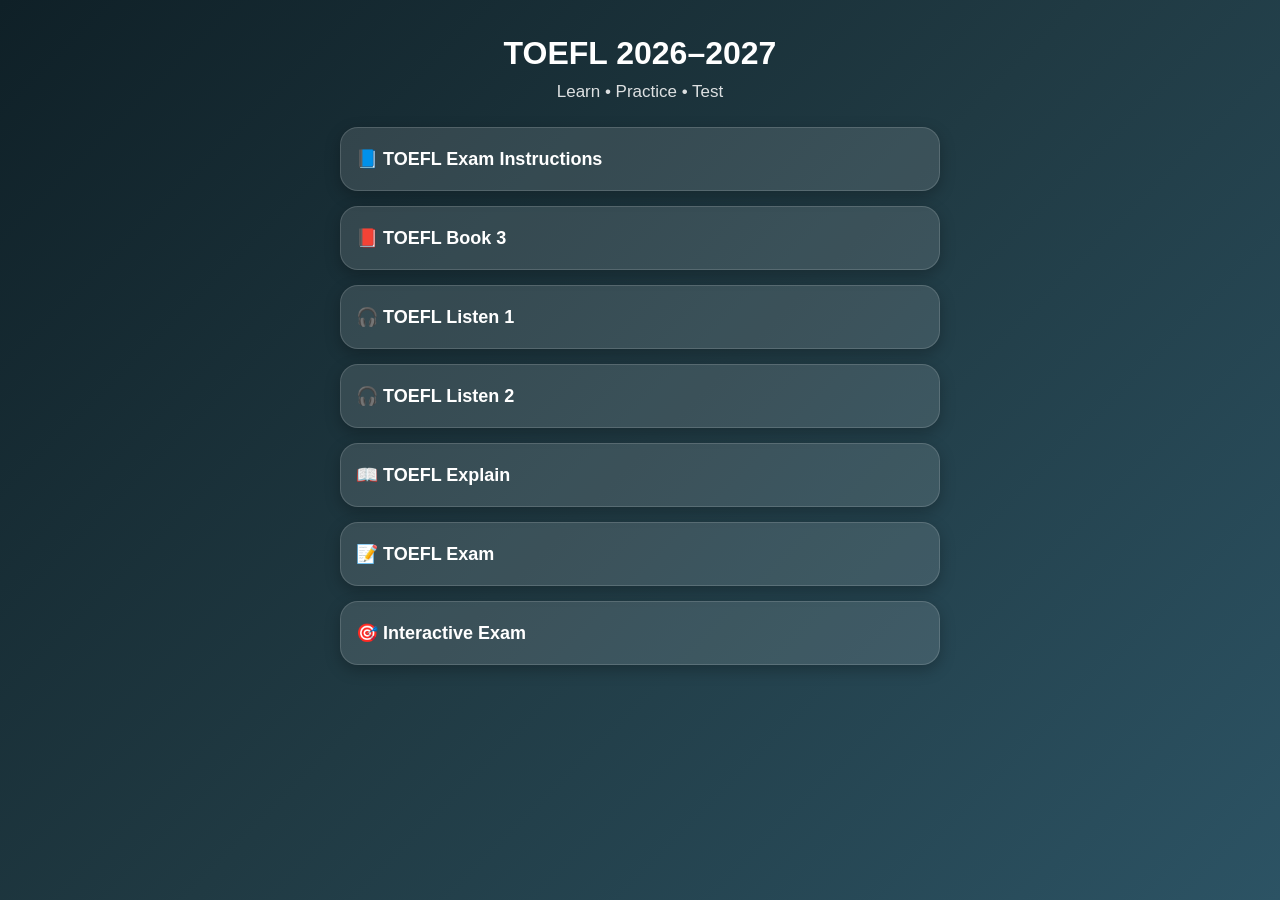
<file: index.html>
<!DOCTYPE html>
<html lang="en">
<head>
  <meta charset="UTF-8">
  <meta name="viewport" content="width=device-width, initial-scale=1.0">
  <title>TOEFL 2026-2027</title>
  <link rel="stylesheet" href="style.css">
</head>

<body>

  <header>
    <h1>TOEFL 2026–2027</h1>
    <p>Learn • Practice • Test</p>
  </header>

  <main class="container">

    <button>📘 TOEFL Exam Instructions</button>

    <button>📕 TOEFL Book 3</button>

    <button>🎧 TOEFL Listen 1</button>

    <button>🎧 TOEFL Listen 2</button>

    <button>📖 TOEFL Explain</button>

    <button>📝 TOEFL Exam</button>

    <button>🎯 Interactive Exam</button>

  </main>
<script src="script.js"></script>
</body>
</html>
</file>
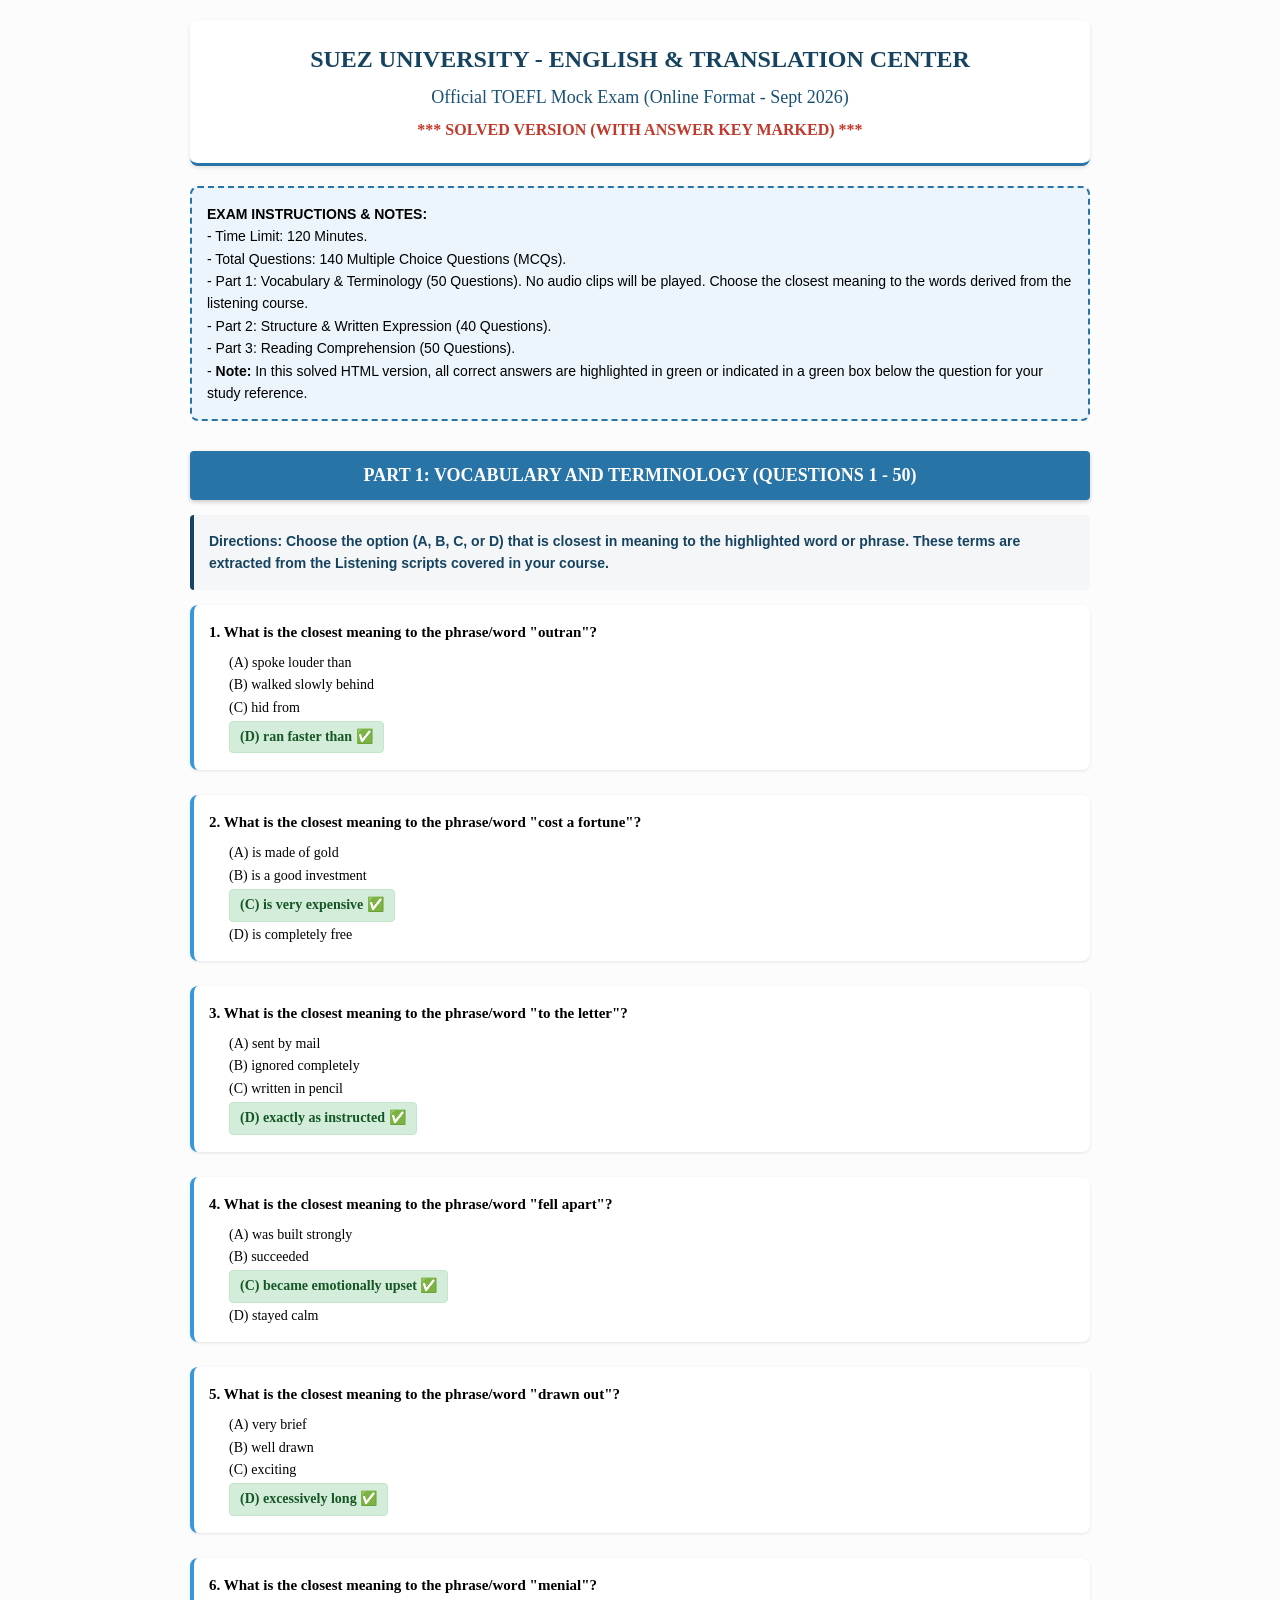
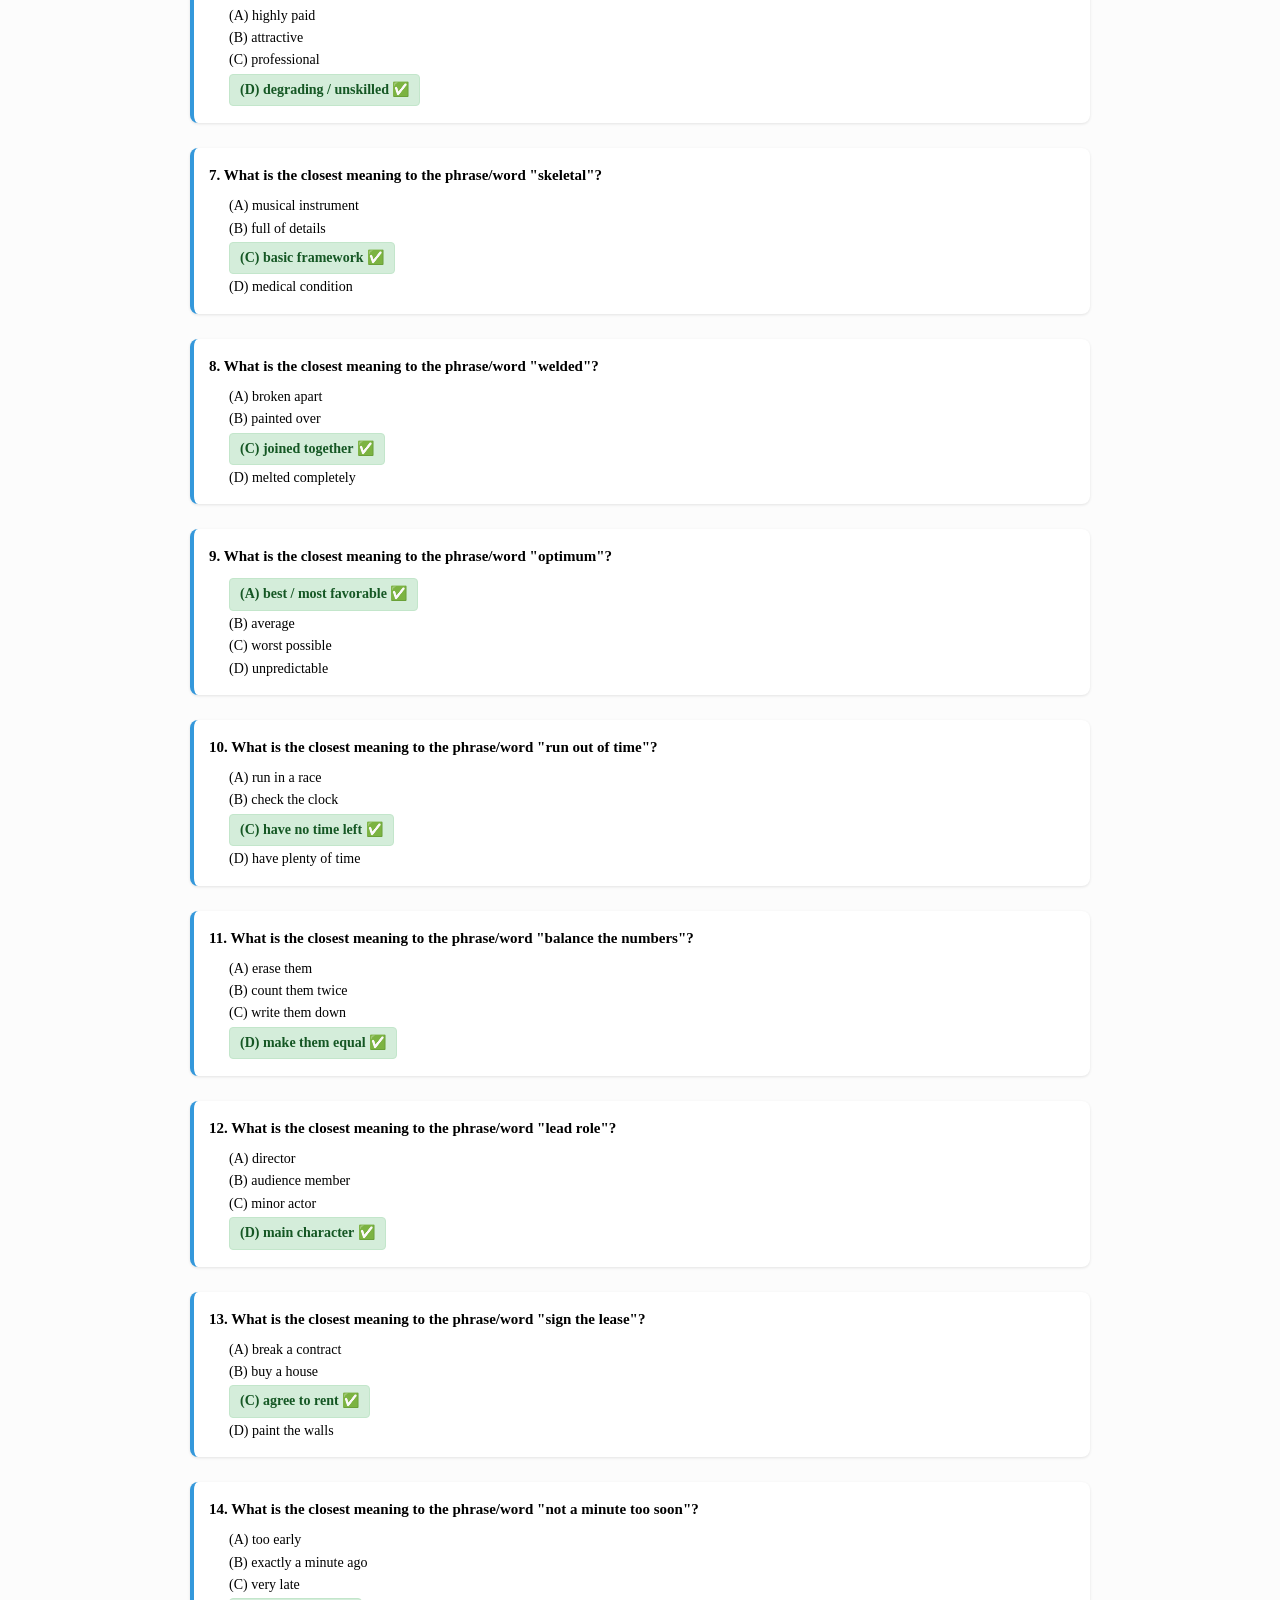
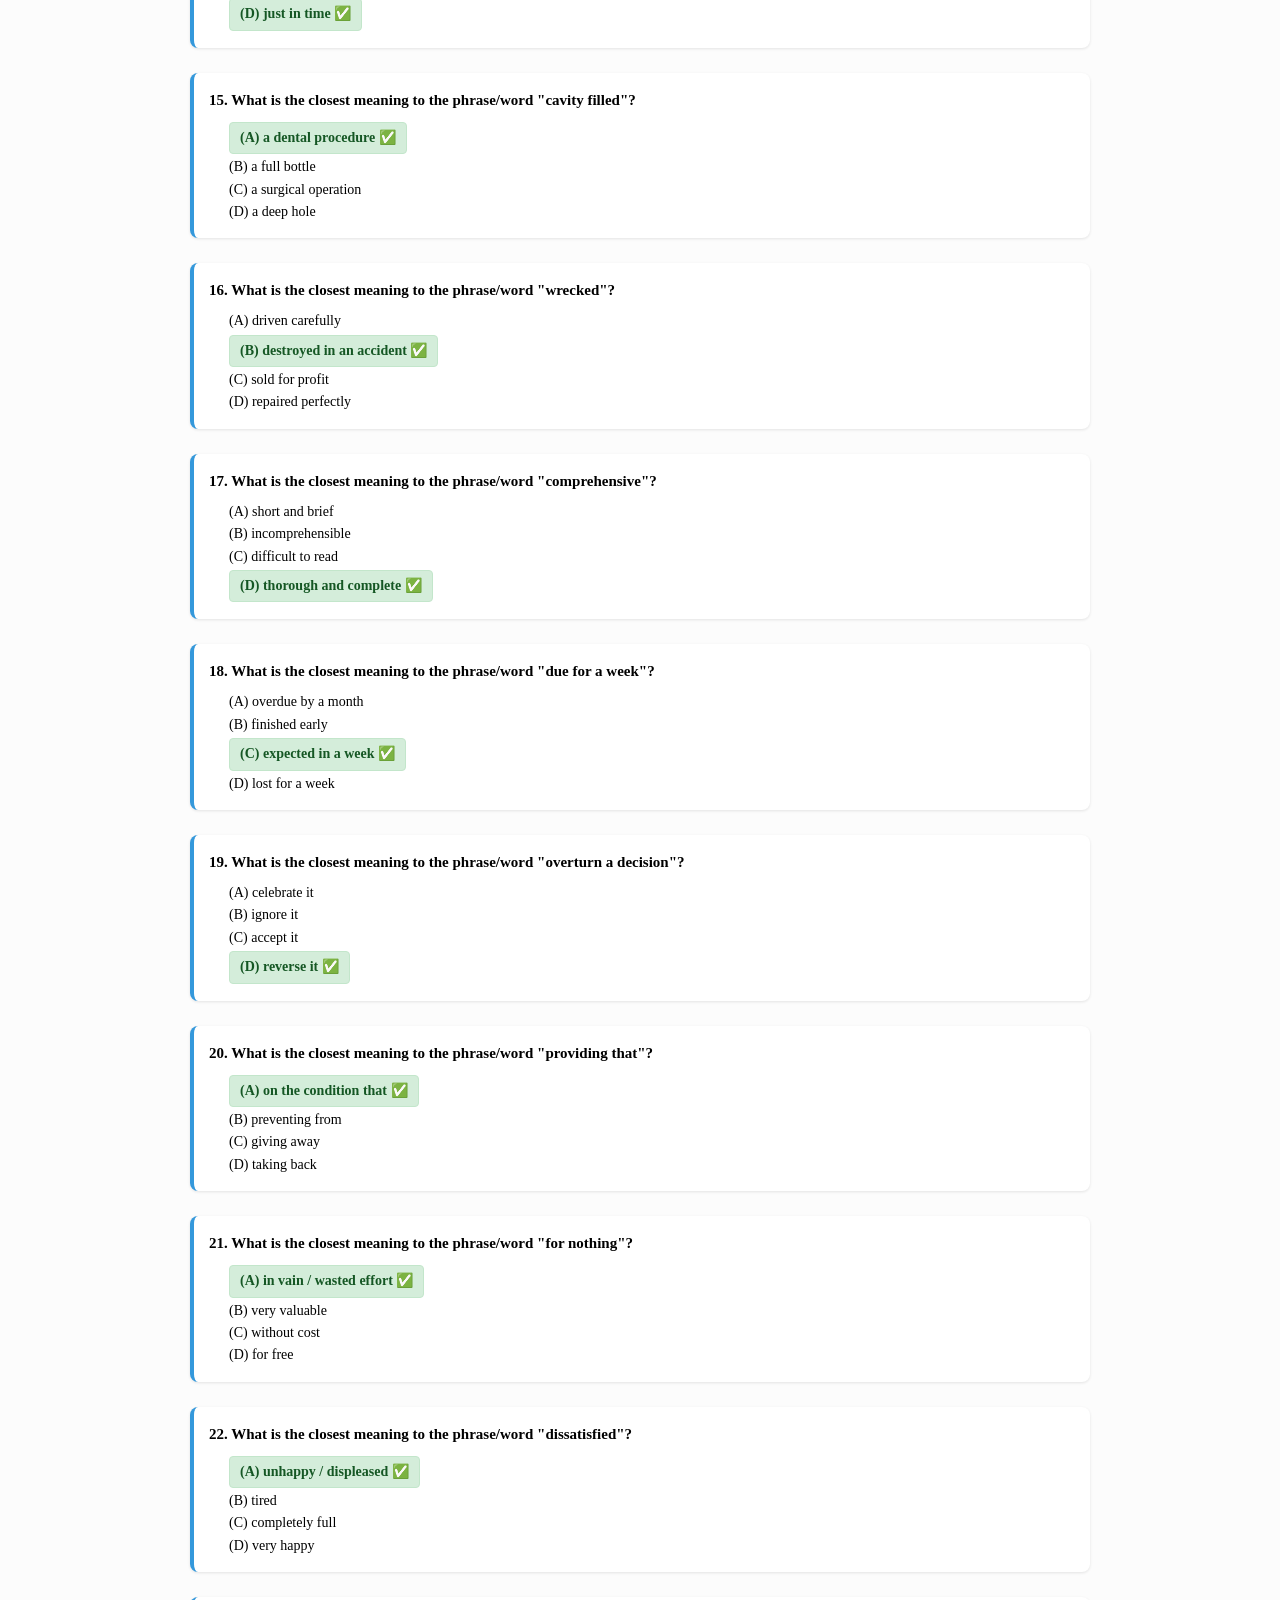
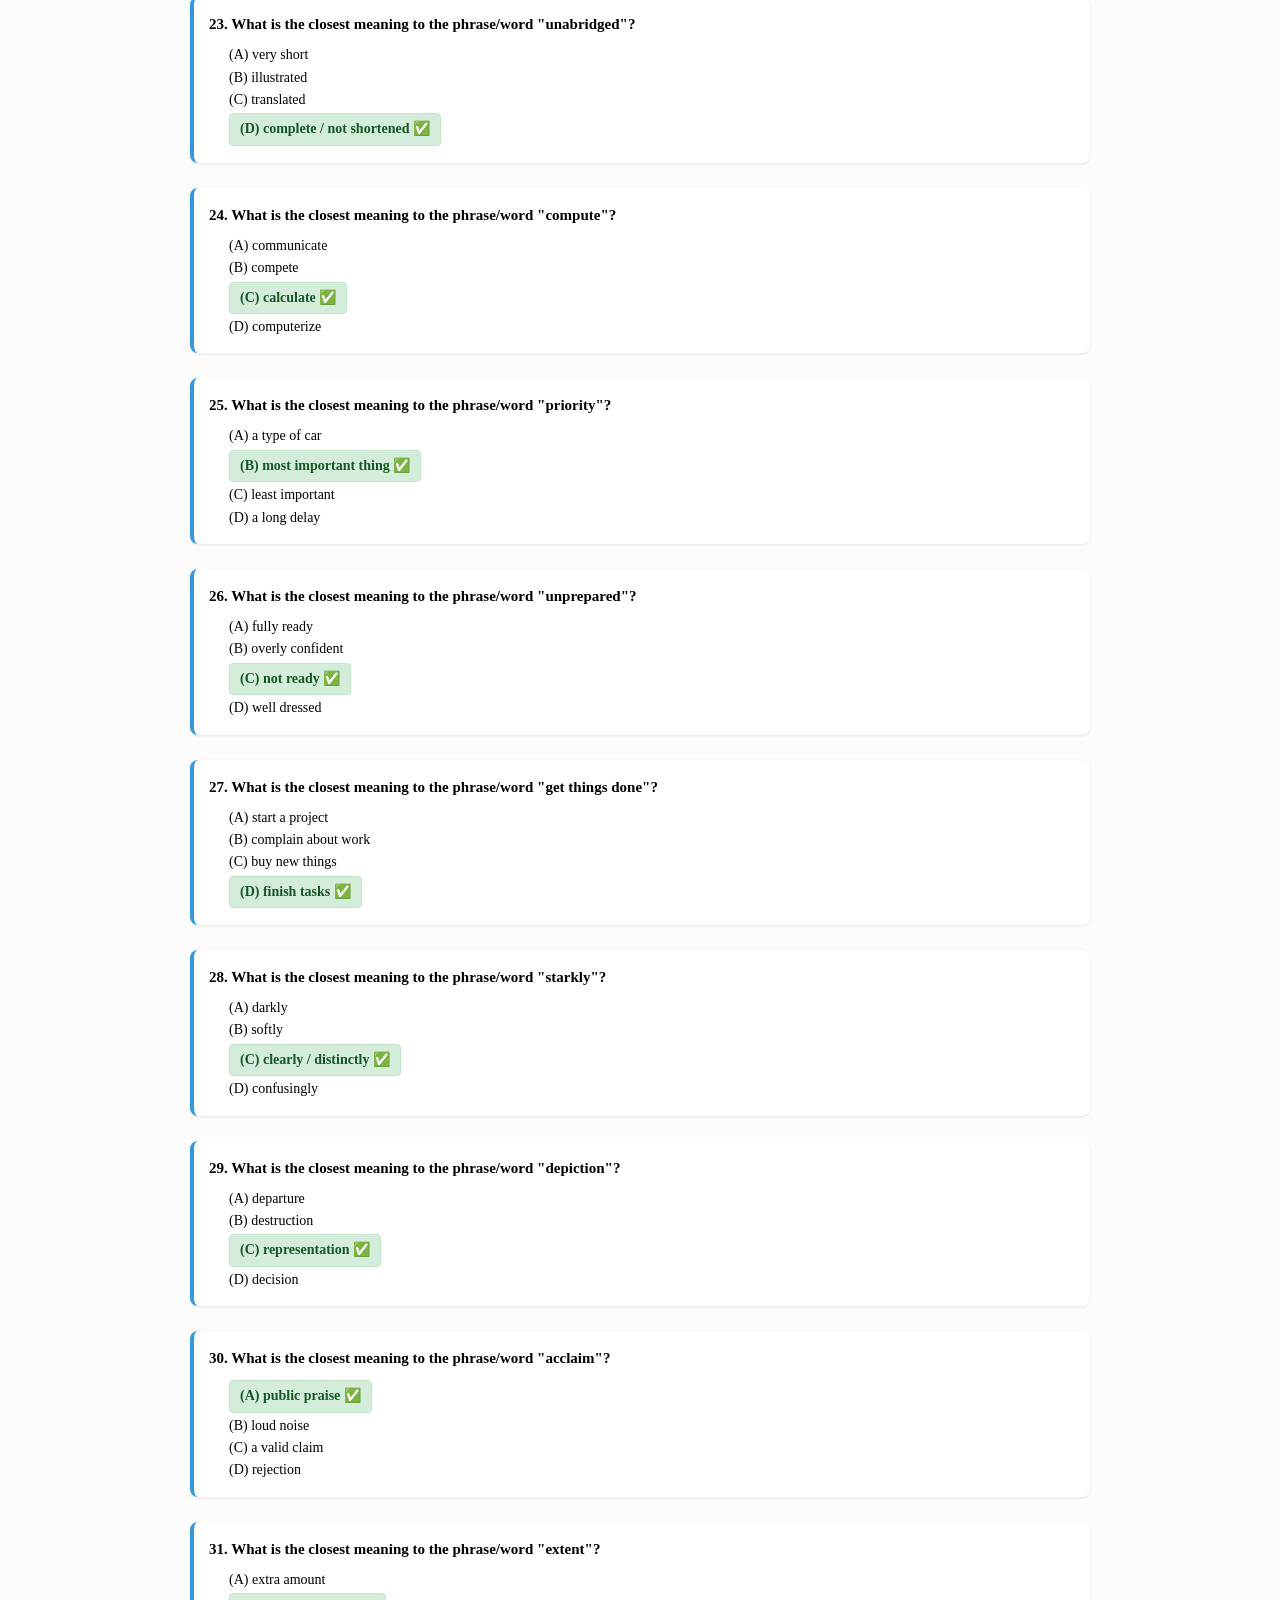
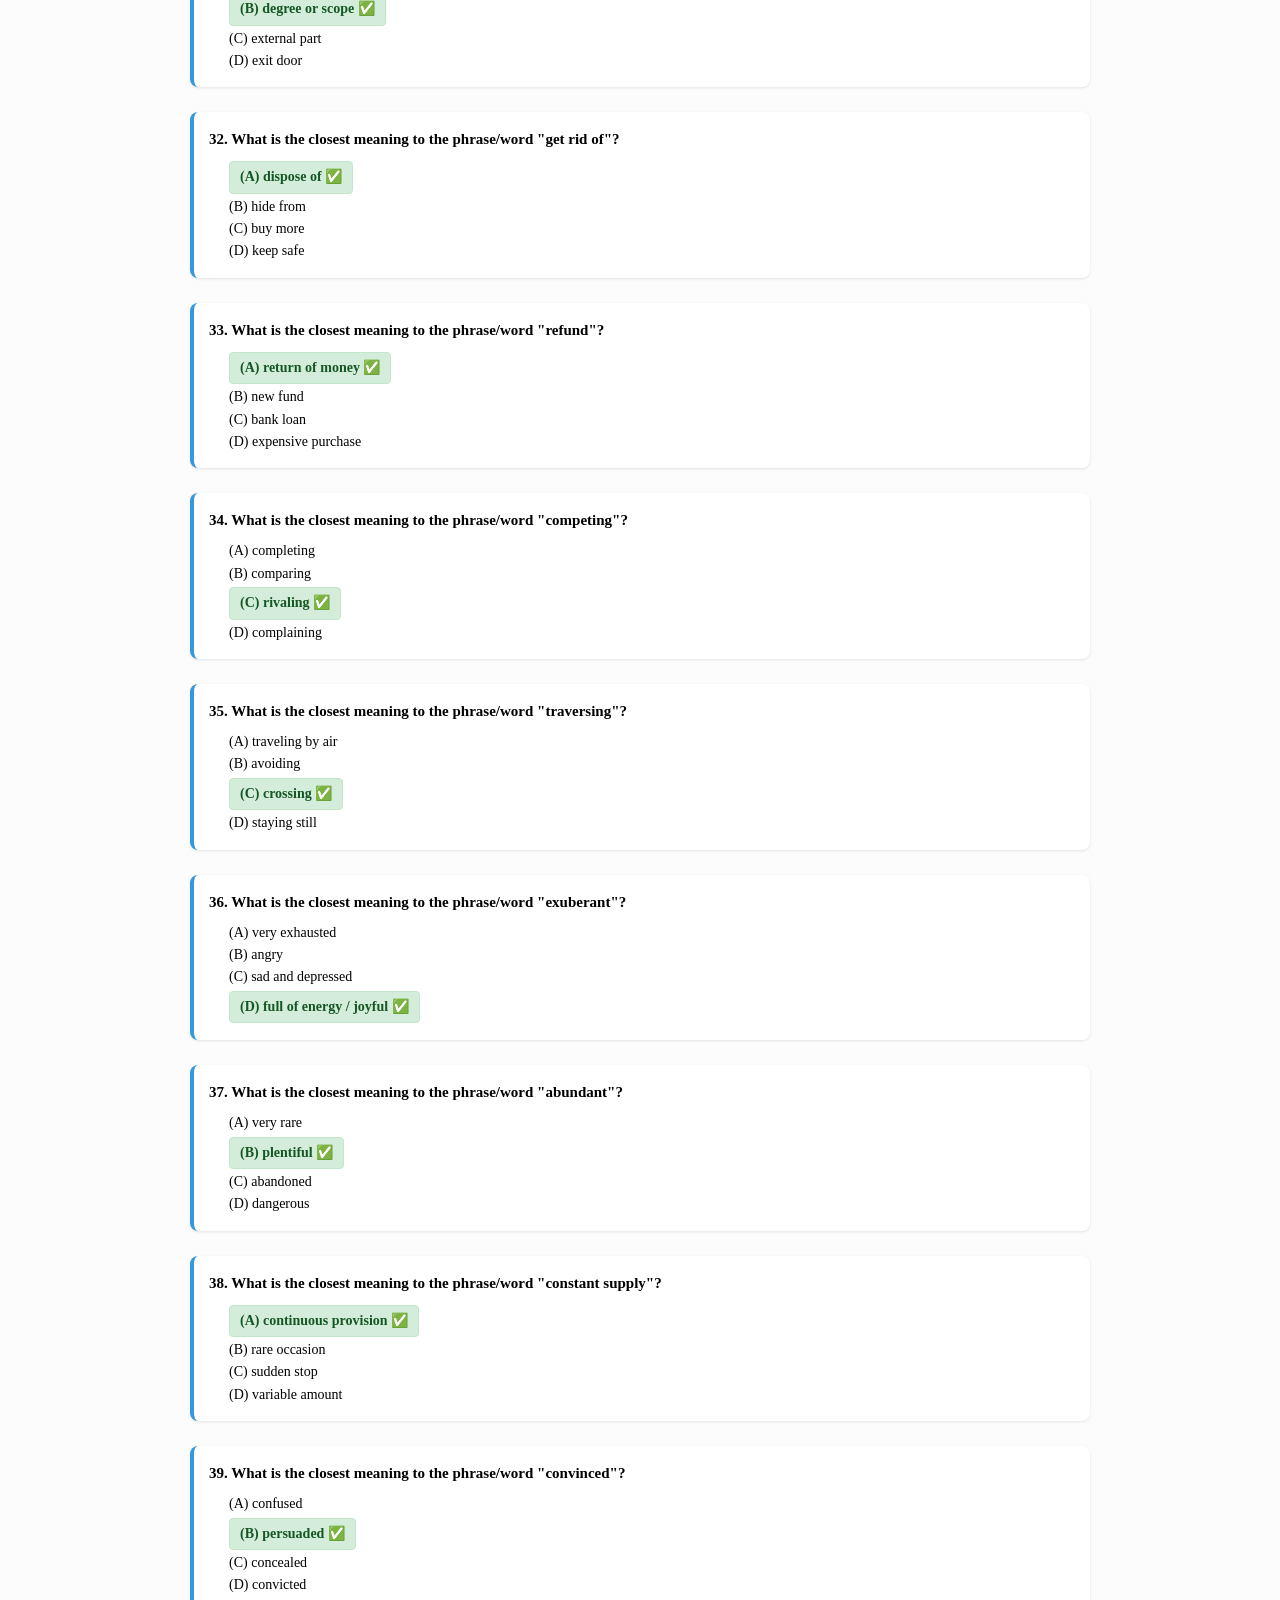
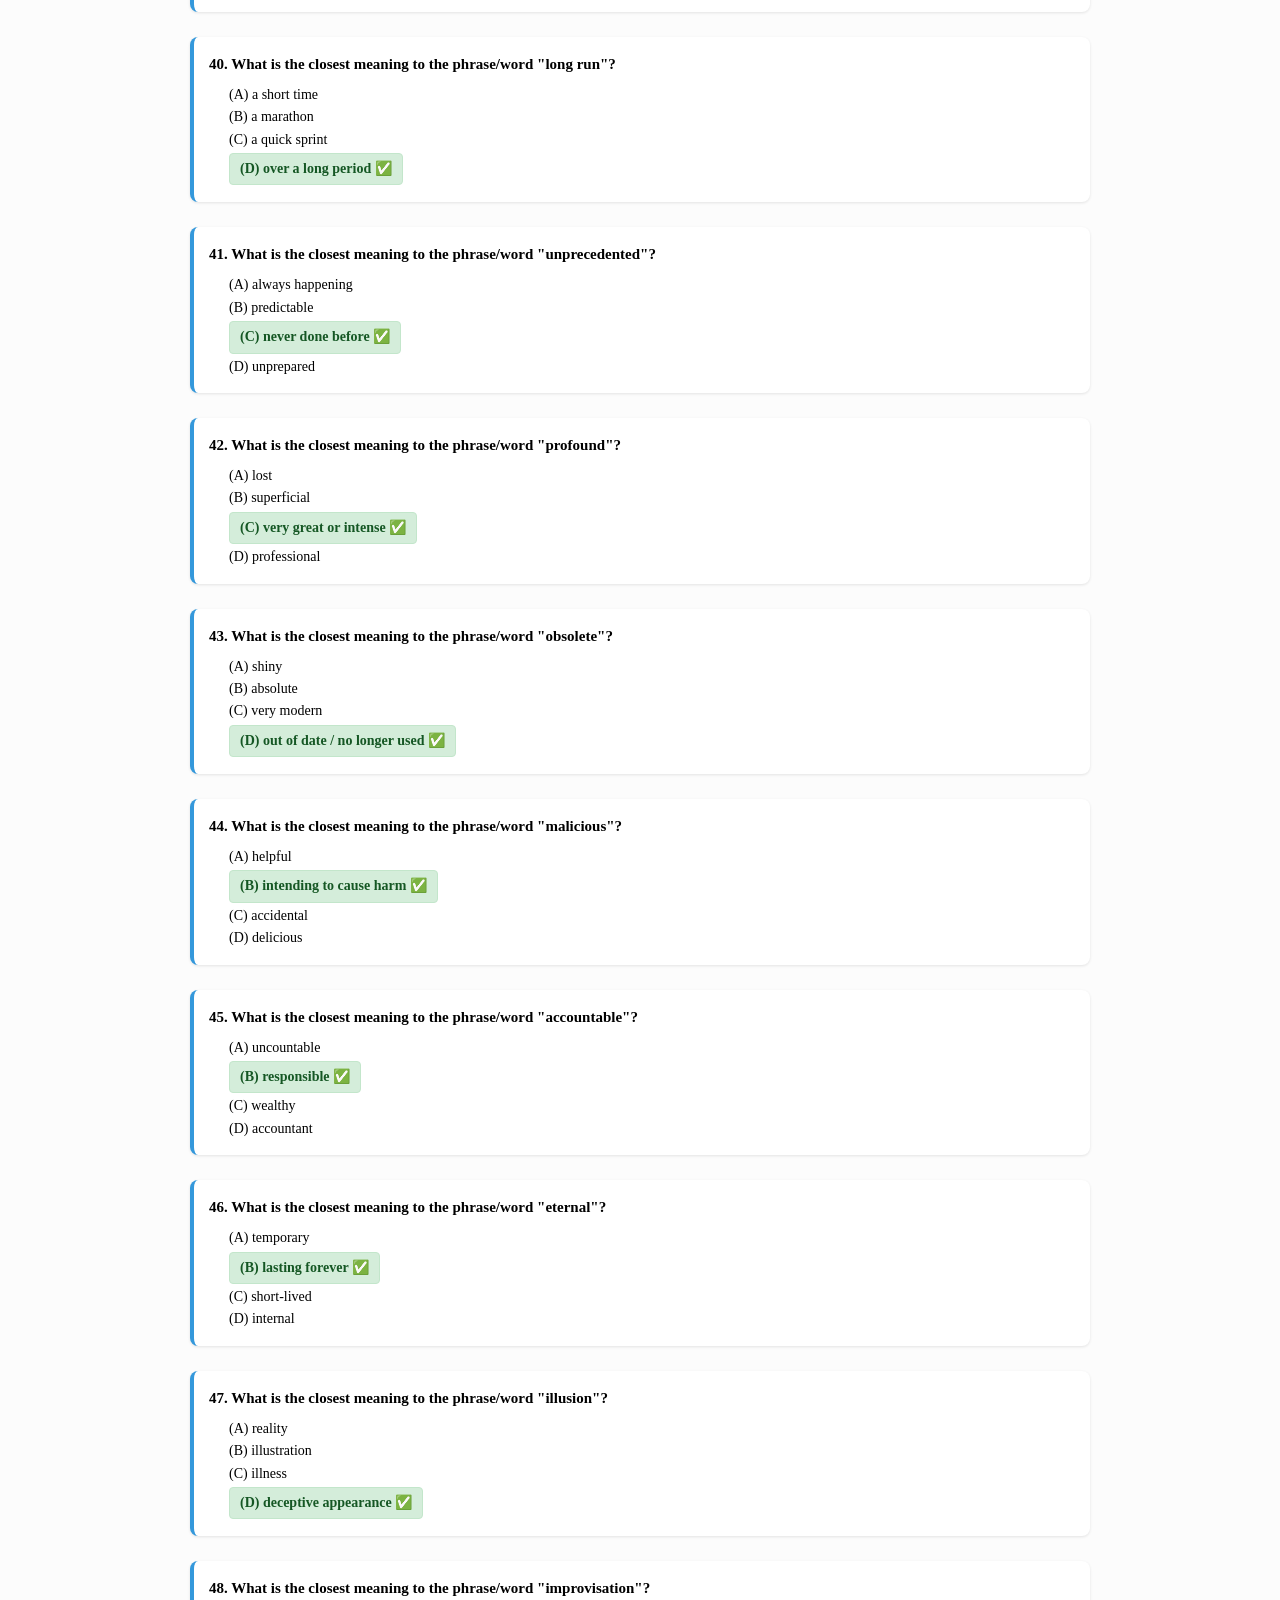
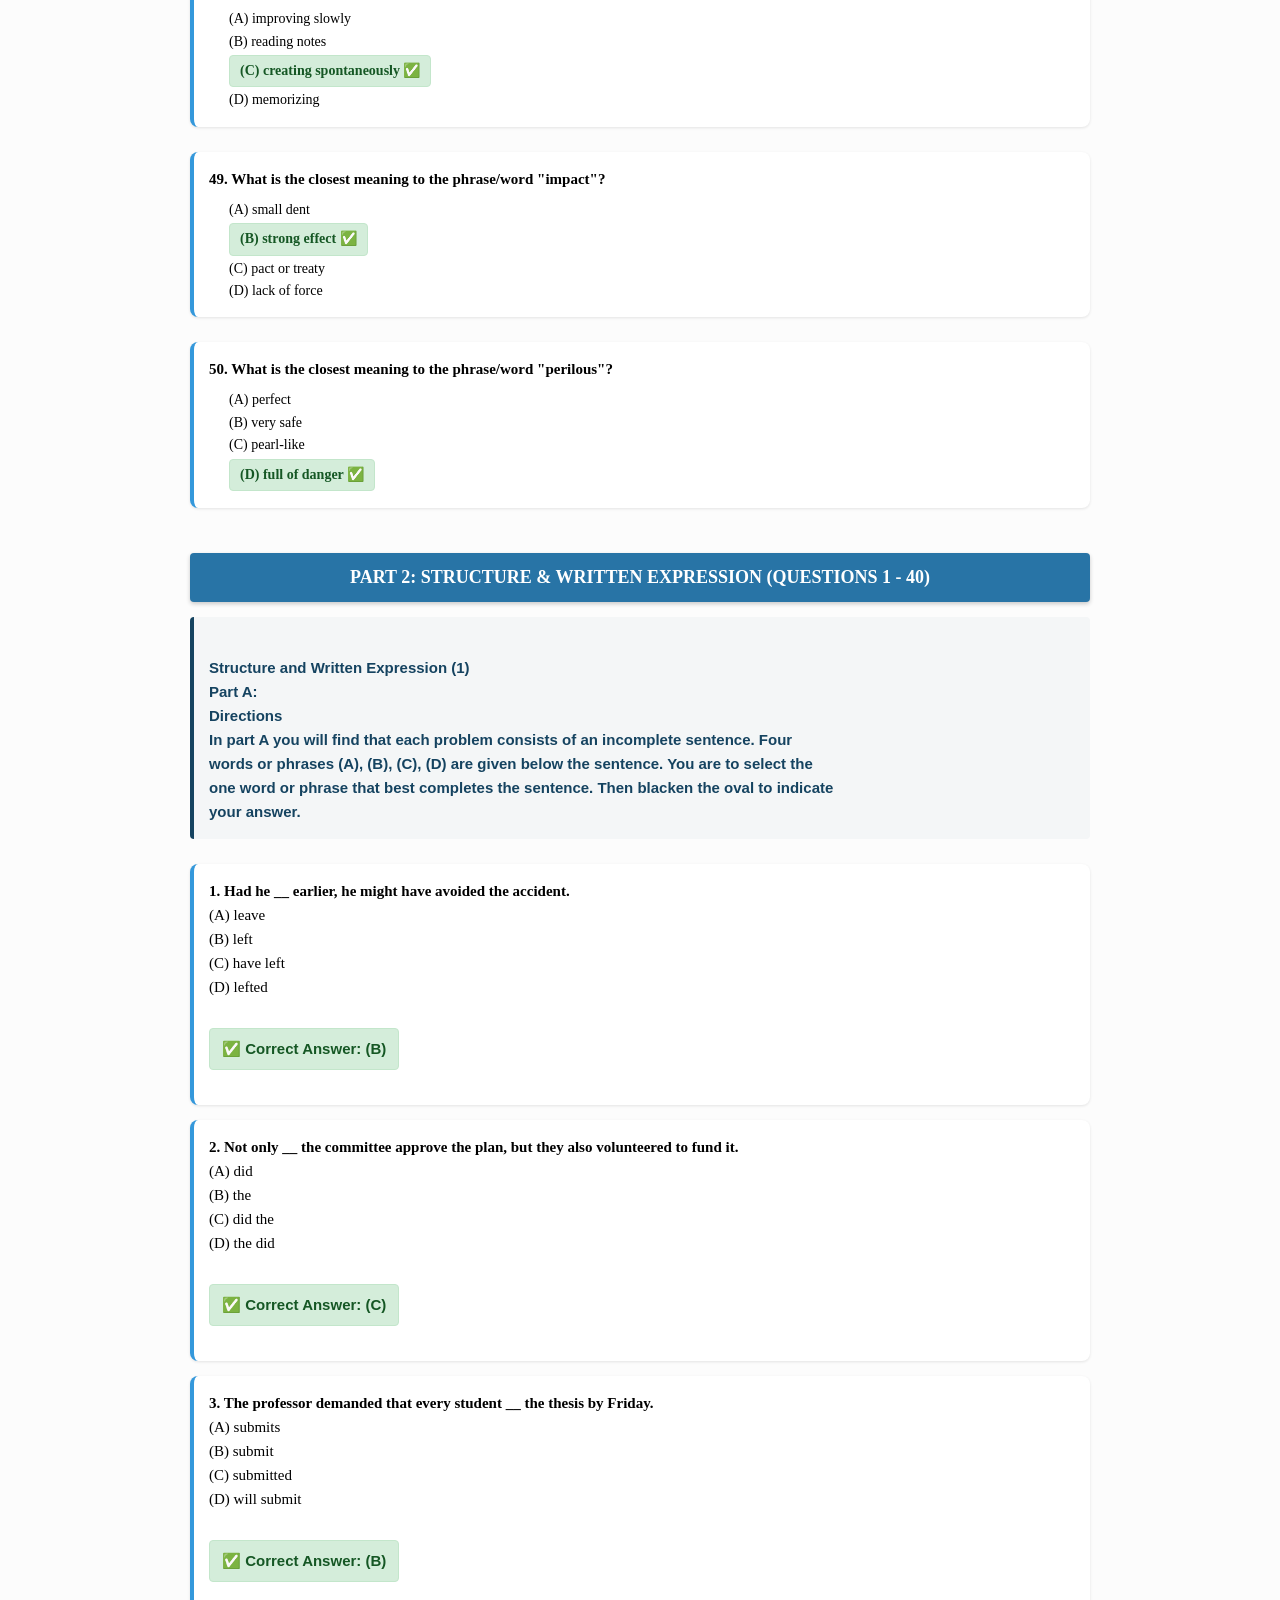
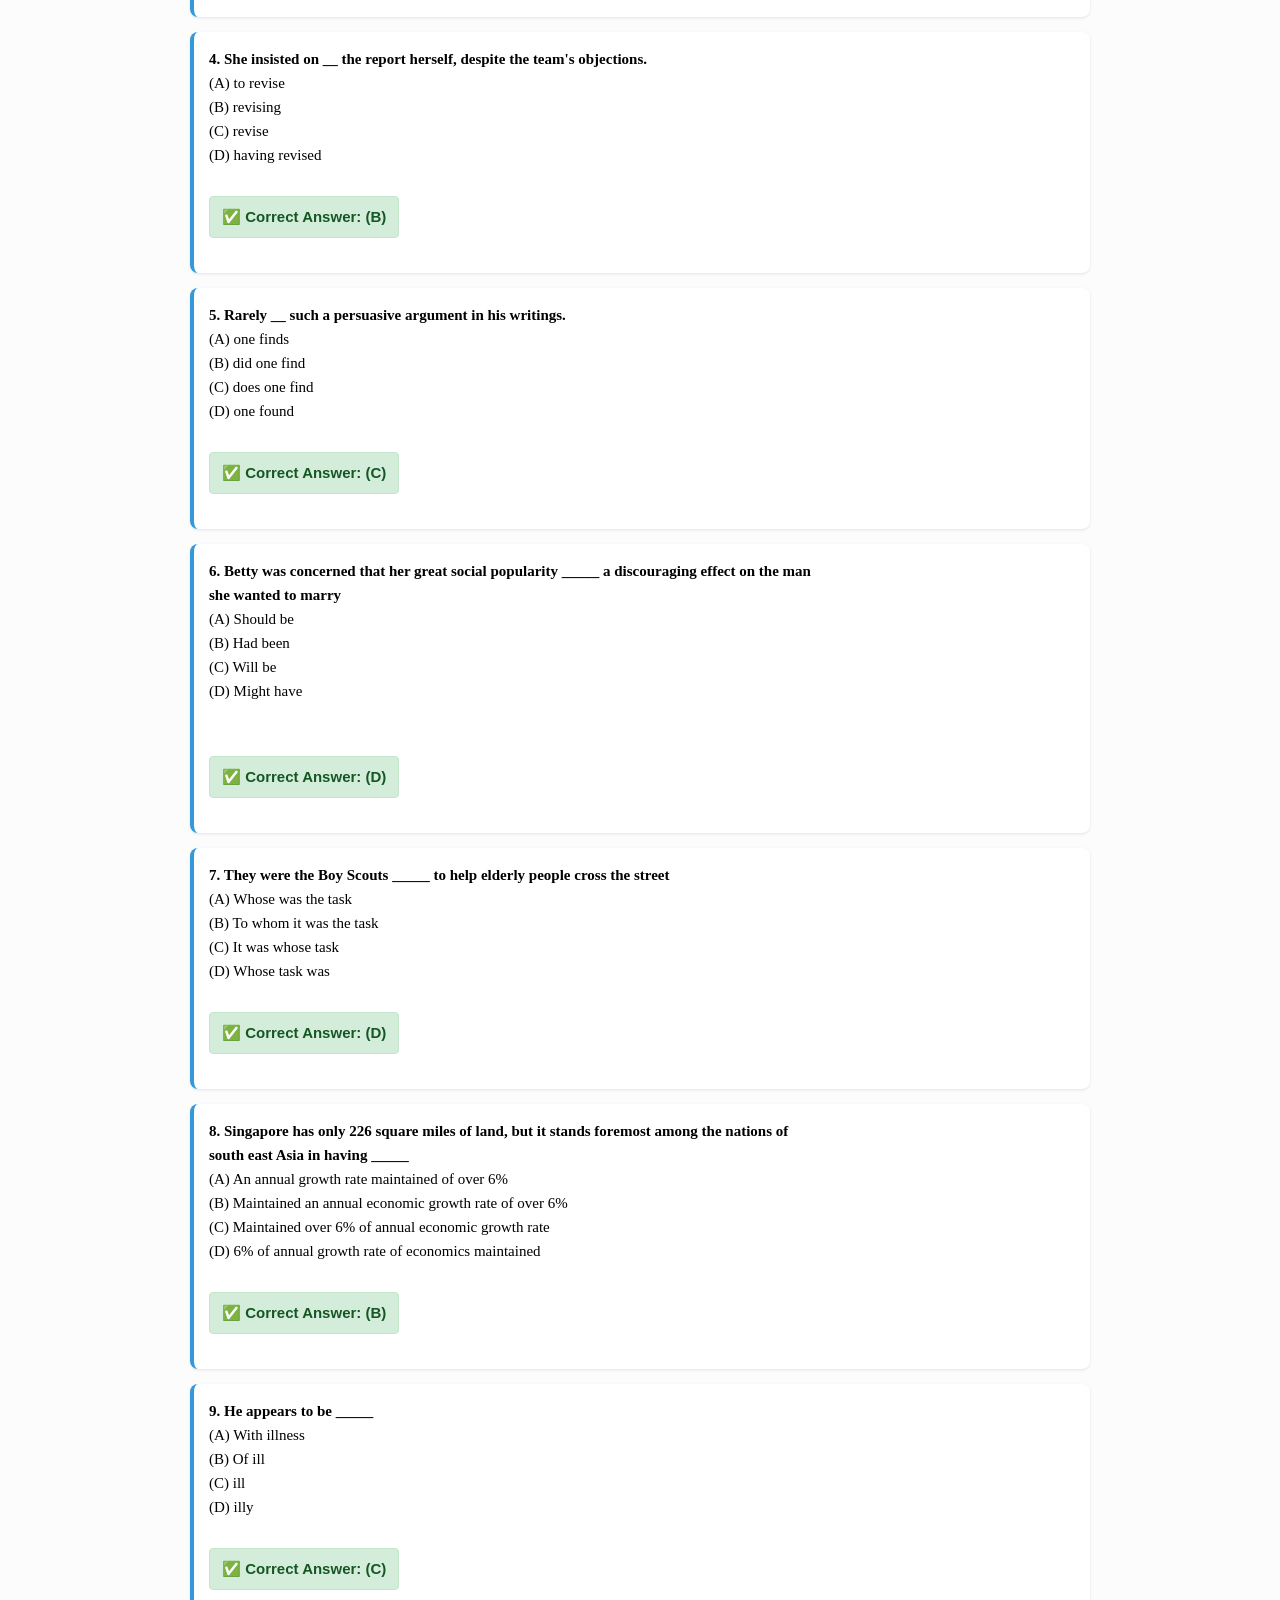
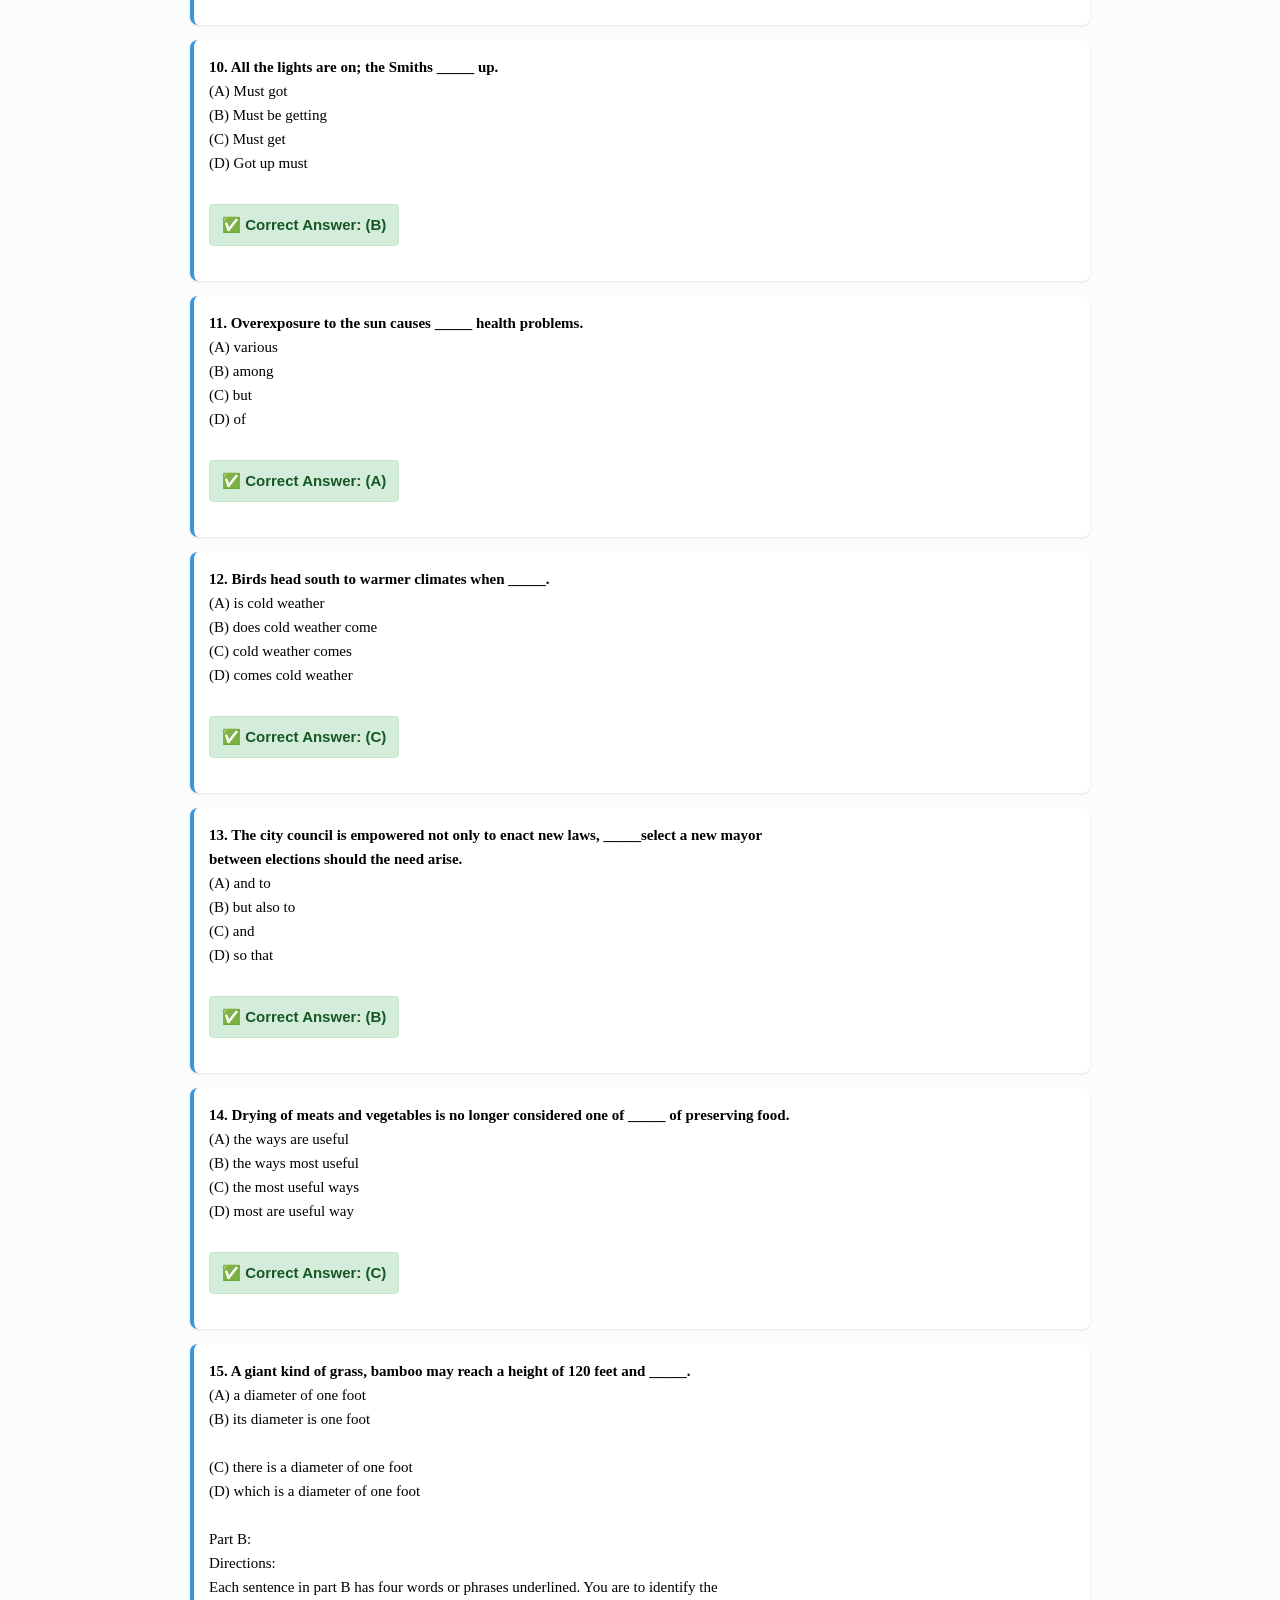
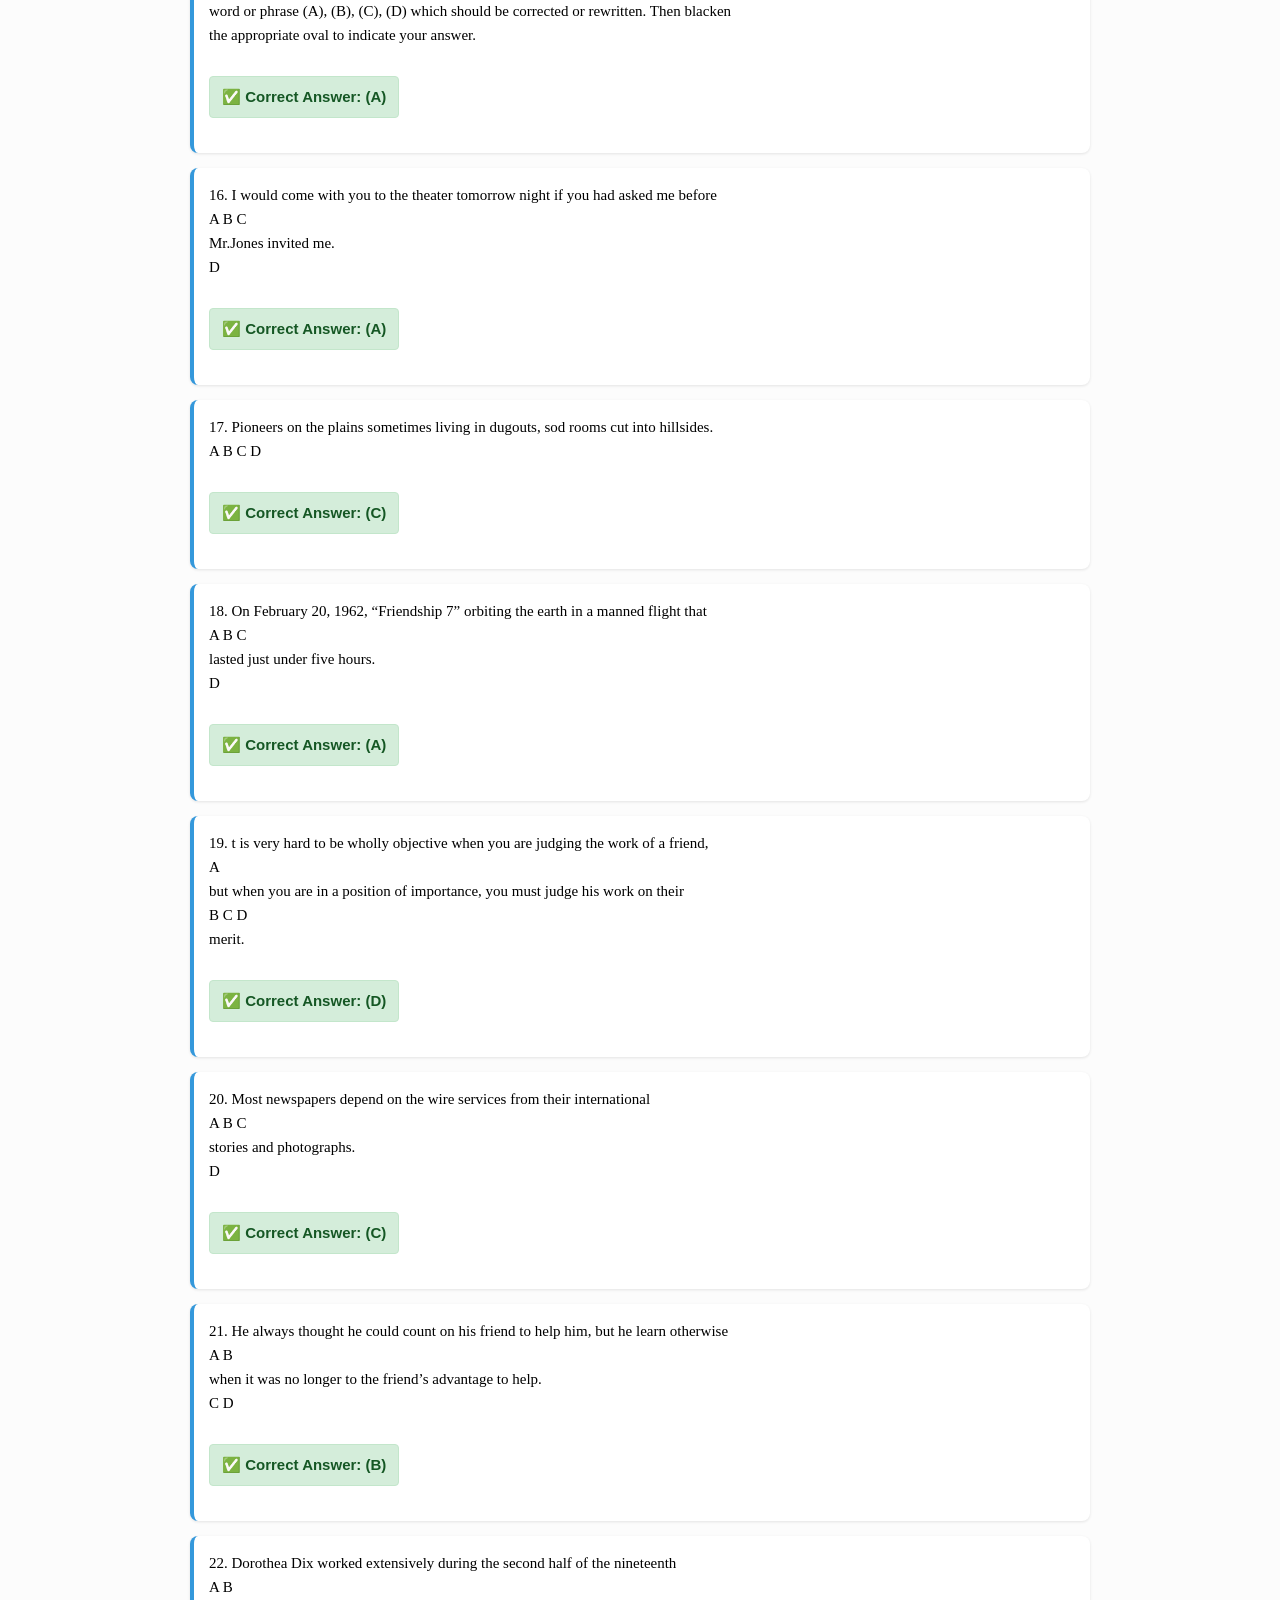
<file: exams/TOEFL Exam.html>
<!DOCTYPE html>
<html lang="en" dir="ltr">
<head>
<meta charset="UTF-8">
<title>Solved TOEFL Mock Exam</title>
<style>
    body { font-family: 'Times New Roman', serif; color: #000; line-height: 1.6; font-size: 14px; max-width: 900px; margin: 0 auto; padding: 20px; background-color: #fcfcfc; }
    .header { text-align: center; border-bottom: 3px solid #2874a6; padding-bottom: 10px; margin-bottom: 20px; background: white; padding: 20px; border-radius: 8px; box-shadow: 0 2px 4px rgba(0,0,0,0.1); }
    .header h1 { font-size: 24px; margin: 0; text-transform: uppercase; color: #154360; }
    .header h2 { font-size: 18px; margin: 5px 0 0 0; font-weight: normal; color: #1a5276; }
    .header h3 { font-size: 16px; margin: 5px 0 0 0; color: #c0392b; }
    .instructions { border: 2px dashed #2874a6; padding: 15px; background-color: #ebf5fb; margin-bottom: 20px; font-family: 'Arial', sans-serif; font-size: 14px; border-radius: 8px; }
    .section-title { font-size: 18px; font-weight: bold; background-color: #2874a6; color: white; padding: 10px; margin-top: 30px; text-transform: uppercase; text-align: center; border-radius: 4px; box-shadow: 0 2px 4px rgba(0,0,0,0.2); }
    .question { margin-bottom: 15px; background: white; padding: 15px; border-radius: 8px; box-shadow: 0 1px 3px rgba(0,0,0,0.1); border-left: 4px solid #3498db; }
    .q-title { font-weight: bold; margin-bottom: 8px; font-size: 15px; }
    .options { margin-left: 20px; }
    .correct-highlight { background-color: #d4edda; color: #155724; padding: 4px 10px; border-radius: 4px; font-weight: bold; display: inline-block; margin: 2px 0; border: 1px solid #c3e6cb; }
    .correct-box { background-color: #d4edda; color: #155724; padding: 8px 12px; border-radius: 4px; font-weight: bold; display: inline-block; border: 1px solid #c3e6cb; margin-top: 5px; font-family: Arial, sans-serif; }
    .extracted-content { font-family: 'Times New Roman', serif; font-size: 15px; }
    .directions { font-weight: bold; color: #154360; background-color: #f4f6f7; padding: 15px; border-left: 4px solid #154360; margin: 15px 0; border-radius: 4px; font-family: Arial, sans-serif; }
    hr { border: 0; margin: 10px 0; }
</style>
</head>
<body>

    <div class="header">
        <h1>Suez University - English & Translation Center</h1>
        <h2>Official TOEFL Mock Exam (Online Format - Sept 2026)</h2>
        <h3>*** SOLVED VERSION (WITH ANSWER KEY MARKED) ***</h3>
    </div>
    
    <div class="instructions">
        <strong>EXAM INSTRUCTIONS & NOTES:</strong><br>
        - Time Limit: 120 Minutes.<br>
        - Total Questions: 140 Multiple Choice Questions (MCQs).<br>
        - Part 1: Vocabulary & Terminology (50 Questions). No audio clips will be played. Choose the closest meaning to the words derived from the listening course.<br>
        - Part 2: Structure & Written Expression (40 Questions).<br>
        - Part 3: Reading Comprehension (50 Questions).<br>
        - <strong>Note:</strong> In this solved HTML version, all correct answers are highlighted in green or indicated in a green box below the question for your study reference.
    </div>

    <div class="section-title">Part 1: Vocabulary and Terminology (Questions 1 - 50)</div>
    <div class="directions">Directions: Choose the option (A, B, C, or D) that is closest in meaning to the highlighted word or phrase. These terms are extracted from the Listening scripts covered in your course.</div>
    <div class="question"><div class="q-title">1. What is the closest meaning to the phrase/word <strong>"outran"</strong>?</div><div class="options"><div>(A) spoke louder than</div><div>(B) walked slowly behind</div><div>(C) hid from</div><div class="correct-highlight">(D) ran faster than ✅</div></div></div><hr><div class="question"><div class="q-title">2. What is the closest meaning to the phrase/word <strong>"cost a fortune"</strong>?</div><div class="options"><div>(A) is made of gold</div><div>(B) is a good investment</div><div class="correct-highlight">(C) is very expensive ✅</div><div>(D) is completely free</div></div></div><hr><div class="question"><div class="q-title">3. What is the closest meaning to the phrase/word <strong>"to the letter"</strong>?</div><div class="options"><div>(A) sent by mail</div><div>(B) ignored completely</div><div>(C) written in pencil</div><div class="correct-highlight">(D) exactly as instructed ✅</div></div></div><hr><div class="question"><div class="q-title">4. What is the closest meaning to the phrase/word <strong>"fell apart"</strong>?</div><div class="options"><div>(A) was built strongly</div><div>(B) succeeded</div><div class="correct-highlight">(C) became emotionally upset ✅</div><div>(D) stayed calm</div></div></div><hr><div class="question"><div class="q-title">5. What is the closest meaning to the phrase/word <strong>"drawn out"</strong>?</div><div class="options"><div>(A) very brief</div><div>(B) well drawn</div><div>(C) exciting</div><div class="correct-highlight">(D) excessively long ✅</div></div></div><hr><div class="question"><div class="q-title">6. What is the closest meaning to the phrase/word <strong>"menial"</strong>?</div><div class="options"><div>(A) highly paid</div><div>(B) attractive</div><div>(C) professional</div><div class="correct-highlight">(D) degrading / unskilled ✅</div></div></div><hr><div class="question"><div class="q-title">7. What is the closest meaning to the phrase/word <strong>"skeletal"</strong>?</div><div class="options"><div>(A) musical instrument</div><div>(B) full of details</div><div class="correct-highlight">(C) basic framework ✅</div><div>(D) medical condition</div></div></div><hr><div class="question"><div class="q-title">8. What is the closest meaning to the phrase/word <strong>"welded"</strong>?</div><div class="options"><div>(A) broken apart</div><div>(B) painted over</div><div class="correct-highlight">(C) joined together ✅</div><div>(D) melted completely</div></div></div><hr><div class="question"><div class="q-title">9. What is the closest meaning to the phrase/word <strong>"optimum"</strong>?</div><div class="options"><div class="correct-highlight">(A) best / most favorable ✅</div><div>(B) average</div><div>(C) worst possible</div><div>(D) unpredictable</div></div></div><hr><div class="question"><div class="q-title">10. What is the closest meaning to the phrase/word <strong>"run out of time"</strong>?</div><div class="options"><div>(A) run in a race</div><div>(B) check the clock</div><div class="correct-highlight">(C) have no time left ✅</div><div>(D) have plenty of time</div></div></div><hr><div class="question"><div class="q-title">11. What is the closest meaning to the phrase/word <strong>"balance the numbers"</strong>?</div><div class="options"><div>(A) erase them</div><div>(B) count them twice</div><div>(C) write them down</div><div class="correct-highlight">(D) make them equal ✅</div></div></div><hr><div class="question"><div class="q-title">12. What is the closest meaning to the phrase/word <strong>"lead role"</strong>?</div><div class="options"><div>(A) director</div><div>(B) audience member</div><div>(C) minor actor</div><div class="correct-highlight">(D) main character ✅</div></div></div><hr><div class="question"><div class="q-title">13. What is the closest meaning to the phrase/word <strong>"sign the lease"</strong>?</div><div class="options"><div>(A) break a contract</div><div>(B) buy a house</div><div class="correct-highlight">(C) agree to rent ✅</div><div>(D) paint the walls</div></div></div><hr><div class="question"><div class="q-title">14. What is the closest meaning to the phrase/word <strong>"not a minute too soon"</strong>?</div><div class="options"><div>(A) too early</div><div>(B) exactly a minute ago</div><div>(C) very late</div><div class="correct-highlight">(D) just in time ✅</div></div></div><hr><div class="question"><div class="q-title">15. What is the closest meaning to the phrase/word <strong>"cavity filled"</strong>?</div><div class="options"><div class="correct-highlight">(A) a dental procedure ✅</div><div>(B) a full bottle</div><div>(C) a surgical operation</div><div>(D) a deep hole</div></div></div><hr><div class="question"><div class="q-title">16. What is the closest meaning to the phrase/word <strong>"wrecked"</strong>?</div><div class="options"><div>(A) driven carefully</div><div class="correct-highlight">(B) destroyed in an accident ✅</div><div>(C) sold for profit</div><div>(D) repaired perfectly</div></div></div><hr><div class="question"><div class="q-title">17. What is the closest meaning to the phrase/word <strong>"comprehensive"</strong>?</div><div class="options"><div>(A) short and brief</div><div>(B) incomprehensible</div><div>(C) difficult to read</div><div class="correct-highlight">(D) thorough and complete ✅</div></div></div><hr><div class="question"><div class="q-title">18. What is the closest meaning to the phrase/word <strong>"due for a week"</strong>?</div><div class="options"><div>(A) overdue by a month</div><div>(B) finished early</div><div class="correct-highlight">(C) expected in a week ✅</div><div>(D) lost for a week</div></div></div><hr><div class="question"><div class="q-title">19. What is the closest meaning to the phrase/word <strong>"overturn a decision"</strong>?</div><div class="options"><div>(A) celebrate it</div><div>(B) ignore it</div><div>(C) accept it</div><div class="correct-highlight">(D) reverse it ✅</div></div></div><hr><div class="question"><div class="q-title">20. What is the closest meaning to the phrase/word <strong>"providing that"</strong>?</div><div class="options"><div class="correct-highlight">(A) on the condition that ✅</div><div>(B) preventing from</div><div>(C) giving away</div><div>(D) taking back</div></div></div><hr><div class="question"><div class="q-title">21. What is the closest meaning to the phrase/word <strong>"for nothing"</strong>?</div><div class="options"><div class="correct-highlight">(A) in vain / wasted effort ✅</div><div>(B) very valuable</div><div>(C) without cost</div><div>(D) for free</div></div></div><hr><div class="question"><div class="q-title">22. What is the closest meaning to the phrase/word <strong>"dissatisfied"</strong>?</div><div class="options"><div class="correct-highlight">(A) unhappy / displeased ✅</div><div>(B) tired</div><div>(C) completely full</div><div>(D) very happy</div></div></div><hr><div class="question"><div class="q-title">23. What is the closest meaning to the phrase/word <strong>"unabridged"</strong>?</div><div class="options"><div>(A) very short</div><div>(B) illustrated</div><div>(C) translated</div><div class="correct-highlight">(D) complete / not shortened ✅</div></div></div><hr><div class="question"><div class="q-title">24. What is the closest meaning to the phrase/word <strong>"compute"</strong>?</div><div class="options"><div>(A) communicate</div><div>(B) compete</div><div class="correct-highlight">(C) calculate ✅</div><div>(D) computerize</div></div></div><hr><div class="question"><div class="q-title">25. What is the closest meaning to the phrase/word <strong>"priority"</strong>?</div><div class="options"><div>(A) a type of car</div><div class="correct-highlight">(B) most important thing ✅</div><div>(C) least important</div><div>(D) a long delay</div></div></div><hr><div class="question"><div class="q-title">26. What is the closest meaning to the phrase/word <strong>"unprepared"</strong>?</div><div class="options"><div>(A) fully ready</div><div>(B) overly confident</div><div class="correct-highlight">(C) not ready ✅</div><div>(D) well dressed</div></div></div><hr><div class="question"><div class="q-title">27. What is the closest meaning to the phrase/word <strong>"get things done"</strong>?</div><div class="options"><div>(A) start a project</div><div>(B) complain about work</div><div>(C) buy new things</div><div class="correct-highlight">(D) finish tasks ✅</div></div></div><hr><div class="question"><div class="q-title">28. What is the closest meaning to the phrase/word <strong>"starkly"</strong>?</div><div class="options"><div>(A) darkly</div><div>(B) softly</div><div class="correct-highlight">(C) clearly / distinctly ✅</div><div>(D) confusingly</div></div></div><hr><div class="question"><div class="q-title">29. What is the closest meaning to the phrase/word <strong>"depiction"</strong>?</div><div class="options"><div>(A) departure</div><div>(B) destruction</div><div class="correct-highlight">(C) representation ✅</div><div>(D) decision</div></div></div><hr><div class="question"><div class="q-title">30. What is the closest meaning to the phrase/word <strong>"acclaim"</strong>?</div><div class="options"><div class="correct-highlight">(A) public praise ✅</div><div>(B) loud noise</div><div>(C) a valid claim</div><div>(D) rejection</div></div></div><hr><div class="question"><div class="q-title">31. What is the closest meaning to the phrase/word <strong>"extent"</strong>?</div><div class="options"><div>(A) extra amount</div><div class="correct-highlight">(B) degree or scope ✅</div><div>(C) external part</div><div>(D) exit door</div></div></div><hr><div class="question"><div class="q-title">32. What is the closest meaning to the phrase/word <strong>"get rid of"</strong>?</div><div class="options"><div class="correct-highlight">(A) dispose of ✅</div><div>(B) hide from</div><div>(C) buy more</div><div>(D) keep safe</div></div></div><hr><div class="question"><div class="q-title">33. What is the closest meaning to the phrase/word <strong>"refund"</strong>?</div><div class="options"><div class="correct-highlight">(A) return of money ✅</div><div>(B) new fund</div><div>(C) bank loan</div><div>(D) expensive purchase</div></div></div><hr><div class="question"><div class="q-title">34. What is the closest meaning to the phrase/word <strong>"competing"</strong>?</div><div class="options"><div>(A) completing</div><div>(B) comparing</div><div class="correct-highlight">(C) rivaling ✅</div><div>(D) complaining</div></div></div><hr><div class="question"><div class="q-title">35. What is the closest meaning to the phrase/word <strong>"traversing"</strong>?</div><div class="options"><div>(A) traveling by air</div><div>(B) avoiding</div><div class="correct-highlight">(C) crossing ✅</div><div>(D) staying still</div></div></div><hr><div class="question"><div class="q-title">36. What is the closest meaning to the phrase/word <strong>"exuberant"</strong>?</div><div class="options"><div>(A) very exhausted</div><div>(B) angry</div><div>(C) sad and depressed</div><div class="correct-highlight">(D) full of energy / joyful ✅</div></div></div><hr><div class="question"><div class="q-title">37. What is the closest meaning to the phrase/word <strong>"abundant"</strong>?</div><div class="options"><div>(A) very rare</div><div class="correct-highlight">(B) plentiful ✅</div><div>(C) abandoned</div><div>(D) dangerous</div></div></div><hr><div class="question"><div class="q-title">38. What is the closest meaning to the phrase/word <strong>"constant supply"</strong>?</div><div class="options"><div class="correct-highlight">(A) continuous provision ✅</div><div>(B) rare occasion</div><div>(C) sudden stop</div><div>(D) variable amount</div></div></div><hr><div class="question"><div class="q-title">39. What is the closest meaning to the phrase/word <strong>"convinced"</strong>?</div><div class="options"><div>(A) confused</div><div class="correct-highlight">(B) persuaded ✅</div><div>(C) concealed</div><div>(D) convicted</div></div></div><hr><div class="question"><div class="q-title">40. What is the closest meaning to the phrase/word <strong>"long run"</strong>?</div><div class="options"><div>(A) a short time</div><div>(B) a marathon</div><div>(C) a quick sprint</div><div class="correct-highlight">(D) over a long period ✅</div></div></div><hr><div class="question"><div class="q-title">41. What is the closest meaning to the phrase/word <strong>"unprecedented"</strong>?</div><div class="options"><div>(A) always happening</div><div>(B) predictable</div><div class="correct-highlight">(C) never done before ✅</div><div>(D) unprepared</div></div></div><hr><div class="question"><div class="q-title">42. What is the closest meaning to the phrase/word <strong>"profound"</strong>?</div><div class="options"><div>(A) lost</div><div>(B) superficial</div><div class="correct-highlight">(C) very great or intense ✅</div><div>(D) professional</div></div></div><hr><div class="question"><div class="q-title">43. What is the closest meaning to the phrase/word <strong>"obsolete"</strong>?</div><div class="options"><div>(A) shiny</div><div>(B) absolute</div><div>(C) very modern</div><div class="correct-highlight">(D) out of date / no longer used ✅</div></div></div><hr><div class="question"><div class="q-title">44. What is the closest meaning to the phrase/word <strong>"malicious"</strong>?</div><div class="options"><div>(A) helpful</div><div class="correct-highlight">(B) intending to cause harm ✅</div><div>(C) accidental</div><div>(D) delicious</div></div></div><hr><div class="question"><div class="q-title">45. What is the closest meaning to the phrase/word <strong>"accountable"</strong>?</div><div class="options"><div>(A) uncountable</div><div class="correct-highlight">(B) responsible ✅</div><div>(C) wealthy</div><div>(D) accountant</div></div></div><hr><div class="question"><div class="q-title">46. What is the closest meaning to the phrase/word <strong>"eternal"</strong>?</div><div class="options"><div>(A) temporary</div><div class="correct-highlight">(B) lasting forever ✅</div><div>(C) short-lived</div><div>(D) internal</div></div></div><hr><div class="question"><div class="q-title">47. What is the closest meaning to the phrase/word <strong>"illusion"</strong>?</div><div class="options"><div>(A) reality</div><div>(B) illustration</div><div>(C) illness</div><div class="correct-highlight">(D) deceptive appearance ✅</div></div></div><hr><div class="question"><div class="q-title">48. What is the closest meaning to the phrase/word <strong>"improvisation"</strong>?</div><div class="options"><div>(A) improving slowly</div><div>(B) reading notes</div><div class="correct-highlight">(C) creating spontaneously ✅</div><div>(D) memorizing</div></div></div><hr><div class="question"><div class="q-title">49. What is the closest meaning to the phrase/word <strong>"impact"</strong>?</div><div class="options"><div>(A) small dent</div><div class="correct-highlight">(B) strong effect ✅</div><div>(C) pact or treaty</div><div>(D) lack of force</div></div></div><hr><div class="question"><div class="q-title">50. What is the closest meaning to the phrase/word <strong>"perilous"</strong>?</div><div class="options"><div>(A) perfect</div><div>(B) very safe</div><div>(C) pearl-like</div><div class="correct-highlight">(D) full of danger ✅</div></div></div><hr>

    <div class="section-title">Part 2: Structure & Written Expression (Questions 1 - 40)</div>
    <div class="extracted-content">
    <div class="directions"><br>Structure and Written Expression (1) <br>Part A: <br>Directions <br>     In part A you will find that each problem consists of an incomplete sentence. Four <br>words or phrases (A), (B), (C), (D) are given below the sentence. You are to select the <br>one word or phrase that best completes the sentence. Then blacken the oval to indicate <br>your answer. </div><hr><div class="question"><strong>1. Had he __ earlier, he might have avoided the accident. </strong><br>(A) leave <br>(B) left <br>(C) have left <br>(D) lefted <br><br><div class="correct-box">✅ Correct Answer: (B)</div><hr></div><div class="question"><strong>2. Not only __ the committee approve the plan, but they also volunteered to fund it. </strong><br>(A) did <br>(B) the <br>(C) did the <br>(D) the did <br><br><div class="correct-box">✅ Correct Answer: (C)</div><hr></div><div class="question"><strong>3. The professor demanded that every student __ the thesis by Friday. </strong><br>(A) submits <br>(B) submit <br>(C) submitted <br>(D) will submit <br><br><div class="correct-box">✅ Correct Answer: (B)</div><hr></div><div class="question"><strong>4. She insisted on __ the report herself, despite the team's objections. </strong><br>(A) to revise <br>(B) revising <br>(C) revise <br>(D) having revised <br><br><div class="correct-box">✅ Correct Answer: (B)</div><hr></div><div class="question"><strong>5. Rarely __ such a persuasive argument in his writings. </strong><br>(A) one finds <br>(B) did one find <br>(C) does one find <br>(D) one found <br><br><div class="correct-box">✅ Correct Answer: (C)</div><hr></div><div class="question"><strong>6. Betty was concerned that her great social popularity _____ a discouraging effect on the man <br>she wanted to marry </strong><br>(A) Should be <br>(B) Had been  <br>(C) Will be  <br>(D) Might have <br> <br><br><div class="correct-box">✅ Correct Answer: (D)</div><hr></div><div class="question"><strong>7. They were the Boy Scouts _____ to help elderly people cross the street  </strong><br>(A) Whose was the task <br>(B) To whom it was the task <br>(C) It was whose task <br>(D) Whose task was <br><br><div class="correct-box">✅ Correct Answer: (D)</div><hr></div><div class="question"><strong>8. Singapore has only 226 square miles of land, but it stands foremost among the nations of <br>south east Asia in having _____ </strong><br>(A) An annual growth rate maintained of over 6%  <br>(B) Maintained an annual economic growth rate of over 6% <br>(C)  Maintained over 6% of annual economic growth rate  <br>(D) 6% of annual growth rate of economics maintained  <br><br><div class="correct-box">✅ Correct Answer: (B)</div><hr></div><div class="question"><strong>9. He appears to be _____ </strong><br>(A) With illness <br>(B) Of ill <br>(C) ill <br>(D) illy <br><br><div class="correct-box">✅ Correct Answer: (C)</div><hr></div><div class="question"><strong>10.  All the lights are on; the Smiths _____ up. </strong><br>(A) Must got  <br>(B) Must be getting <br>(C) Must get <br>(D) Got up must <br><br><div class="correct-box">✅ Correct Answer: (B)</div><hr></div><div class="question"><strong>11. Overexposure to the sun causes _____ health problems. </strong><br>(A) various  <br>(B) among <br>(C) but <br>(D) of <br><br><div class="correct-box">✅ Correct Answer: (A)</div><hr></div><div class="question"><strong>12. Birds head south to warmer climates when _____. </strong><br>(A) is cold weather <br>(B) does cold weather come <br>(C) cold weather comes <br>(D) comes cold weather <br><br><div class="correct-box">✅ Correct Answer: (C)</div><hr></div><div class="question"><strong>13. The city council is empowered not only to enact new laws, _____select a new mayor <br>between elections should the need arise. </strong><br>(A) and to <br>(B) but also to <br>(C) and <br>(D) so that <br><br><div class="correct-box">✅ Correct Answer: (B)</div><hr></div><div class="question"><strong>14. Drying of meats and vegetables is no longer considered one of _____ of preserving food. </strong><br>(A) the ways are useful <br>(B) the ways most useful <br>(C) the most useful ways <br>(D) most are  useful way <br><br><div class="correct-box">✅ Correct Answer: (C)</div><hr></div><div class="question"><strong>15. A giant kind of grass, bamboo may reach a height of 120 feet and _____. </strong><br>(A) a diameter of one foot <br>(B) its diameter is one foot <br> <br>(C) there is a diameter of one foot <br>(D) which is a diameter of one foot <br> <br>Part B: <br>Directions:  <br>Each sentence in part B has four words or phrases underlined. You are to identify the <br>word or phrase (A), (B), (C), (D) which should be corrected or rewritten. Then blacken <br>the appropriate oval to indicate your answer. <br><br><div class="correct-box">✅ Correct Answer: (A)</div><hr></div><div class="question">16. I would come with you to the theater tomorrow night if you had asked me before  <br>           A                                                       B                                C <br>Mr.Jones invited me. <br>                    D  <br><br><div class="correct-box">✅ Correct Answer: (A)</div><hr></div><div class="question">17. Pioneers on the plains sometimes living in dugouts, sod rooms cut into hillsides. <br>                  A                    B              C                                             D <br><br><div class="correct-box">✅ Correct Answer: (C)</div><hr></div><div class="question">18. On February 20, 1962, “Friendship 7” orbiting the earth in a manned flight that  <br>                                                                  A                                B                    C <br>lasted just under five hours. <br>                   D <br><br><div class="correct-box">✅ Correct Answer: (A)</div><hr></div><div class="question">19. t is very hard to be wholly objective when you are judging the work of a friend,  <br>                                  A <br>but when you are in a position of importance, you must judge his work on their <br>                          B                                                           C                               D     <br> merit.                                 <br><br><div class="correct-box">✅ Correct Answer: (D)</div><hr></div><div class="question">20. Most newspapers depend on the wire services from their international  <br>   A                                    B                                C                                      <br>stories and photographs. <br>                 D <br><br><div class="correct-box">✅ Correct Answer: (C)</div><hr></div><div class="question">21. He always thought he could count on his friend to help him, but he learn otherwise  <br>                                                  A                                                          B <br>when it was  no longer to the friend’s advantage to help. <br>                       C                          D <br><br><div class="correct-box">✅ Correct Answer: (B)</div><hr></div><div class="question">22. Dorothea Dix worked extensively during the second half of the nineteenth  <br>                                          A               B <br>century  to improve conditions in mental health facilities and the prisons.  <br>                            C                                                                     D <br><br><div class="correct-box">✅ Correct Answer: (D)</div><hr></div><div class="question">23. Henry Burson he gave such a stirring performance that the audience stood up and  <br>                       A                         B                             C                              D <br>clapped for five minutes.  <br><br><div class="correct-box">✅ Correct Answer: (A)</div><hr></div><div class="question">24. I could of told you that if you didn’t check the brake fluid on your car, you were  <br>            A                                              B                              C <br>risking an accident. <br>             D <br><br><div class="correct-box">✅ Correct Answer: (A)</div><hr></div><div class="question">25. Denver is call the “Mile High City” because it is at an altitude of 5,280 feet, or  <br>                 A                                                     B            C                          D <br>one mile, above sea level. <br><br><div class="correct-box">✅ Correct Answer: (A)</div><hr></div><div class="question">26. The politician’s comments on his opponents were extremely critical at what he  <br>                                            A                                       B                     C <br>termed their bias and unfairness. <br>    D <br><br><div class="correct-box">✅ Correct Answer: (C)</div><hr></div><div class="question">27. The man practices what he preaches because he doesn’t smoke, drink, or does  <br>                                A              B                                                                    C <br>anything to excess.  <br>                      D                            <br><br><div class="correct-box">✅ Correct Answer: (C)</div><hr></div><div class="question">28. Although she had always wanted to fly in an airplane, Jane was very frightened  <br>                                                        A                                              B                                  <br>and tells the flight attendant she would never go flying again. <br>        C                                             D <br><br><div class="correct-box">✅ Correct Answer: (C)</div><hr></div><div class="question">29. The value of precious gems is determined by their hardness, color, and brilliant.  <br>                          A           B                                C                                          D <br><br><div class="correct-box">✅ Correct Answer: (D)</div><hr></div><div class="question">30. Find in 1933, The New York Sun was the first successful penny newspaper. <br>   A                                                  B        C                                         D <br><br><div class="correct-box">✅ Correct Answer: (A)</div><hr></div><div class="question">31. Patients suffering from encephalitis have an inflammatory of the brain. <br>                  A           B                                            C                       D <br><br><div class="correct-box">✅ Correct Answer: (C)</div><hr></div><div class="question">32. Although it can be closely nearly approached, absolute zero cannot be reached  <br>                 A                      B                                                                     C <br>experimentally. <br>            D <br><br><div class="correct-box">✅ Correct Answer: (B)</div><hr></div><div class="question">33. Sinking before it got to the finish line, the regatta race could not be finished, much  <br>                    A                                                                                         B            C <br>to the regret of the boat’s owner. <br>                     D <br><br><div class="correct-box">✅ Correct Answer: (A)</div><hr></div><div class="question">34. Jim spent his vacation going to Mexico, flying to Hawaii, and then he visited  <br>      A                     B                                         C                                     D <br>Canada. <br><br><div class="correct-box">✅ Correct Answer: (D)</div><hr></div><div class="question">35. Unless you want to go with the other group, then you had better hurry because we  <br>                              A                                        B                                          C <br>are leaving in five minutes. <br>                   D <br><br><div class="correct-box">✅ Correct Answer: (B)</div><hr></div><div class="question">36. Today tapping a suspect’s phone is not longer allowed unless the investigators  <br>                               A                                B                                                                        <br>have a court order to do so.   <br>   C                                 D <br><br><div class="correct-box">✅ Correct Answer: (B)</div><hr></div><div class="question">37. The church group has been conducting seminars to help its followers to develop a  <br>                                        A                                                                           B <br>more tranquility philosophy of life. <br>               C                             D      <br> <br>       <br><br><div class="correct-box">✅ Correct Answer: (C)</div><hr></div><div class="question">38. It was him who did all the work on the invention, but somebody else got  <br>             A                                     B                                                  C       <br> all the credit. <br>           D    <br><br><div class="correct-box">✅ Correct Answer: (A)</div><hr></div><div class="question">39. Often when the weather is extremely hot, people have very thirsty but are not  <br>    A                                                                          B                         C <br>terribly hunger.  <br>      D <br><br><div class="correct-box">✅ Correct Answer: (B)</div><hr></div><div class="question">40. Nutritionists recommend that foods from each of the four basic groups be eaten  <br>                               A                             B                                                        C <br>on a regularly daily basis. <br>             D<br><br><div class="correct-box">✅ Correct Answer: (D)</div><hr></div>
    </div>

    <div class="section-title">Part 3: Reading Comprehension (Questions 1 - 50)</div>
    <div class="extracted-content">
    <div class="directions"><br>Reading Comprehension (1) <br>     Deep beneath the ocean’s surface, hydrothermal vents support unique ecosystems that <br>thrive without sunlight. These vents release mineral -rich, superheated water, creating an <br>environment where chemosynthetic bacteria form the base of the food chain. Giant tube <br>worms, clams, and shrimp live symbiotically with these bacteria, relying on them for <br>nourishment. Scientists believe that studying these ecosystems could provide insights into the <br>origins of life on Earth and the potential for life on other planets with sim ilar extreme <br>conditions. However, deep -sea mining threatens to disrupt these fragile habitats, sparking <br>debates over the balance between economic gain and environmental preservation. <br> </div><hr><div class="question"><strong>1. What is unusual about hydrothermal vent ecosystems? </strong><br>(A) They rely on photosynthesis <br>(B) They survive without sunlight <br>(C) They have no living organisms <br>(D) They are found only in rivers <br> <br><br><div class="correct-box">✅ Correct Answer: (B)</div><hr></div><div class="question"><strong>2. What forms the base of the food chain in these ecosystems? </strong><br>(A) Fish <br>(B) Seaweed <br>(C) Chemosynthetic bacteria <br>(D) Coral <br> <br><br><div class="correct-box">✅ Correct Answer: (C)</div><hr></div><div class="question"><strong>3. The relationship between tube worms and bacteria is described as: </strong><br>(A) Competitive <br>(B) Predatory <br>(C) Symbiotic <br>(D) Parasitic <br> <br><br><div class="correct-box">✅ Correct Answer: (C)</div><hr></div><div class="question"><strong>4. Studying hydrothermal vents could help scientists understand: </strong><br>(A) The structure of volcanoes <br>(B) The formation of coral reefs <br>(C) The origins of life <br>(D) How to mine deep-sea minerals <br> <br><br><div class="correct-box">✅ Correct Answer: (C)</div><hr></div><div class="question"><strong>5. What is the main environmental threat mentioned? </strong><br>(A) Climate change <br>(B) Overfishing <br>(C) Oil spills <br>(D) Deep-sea mining <br> <br> <br>     The next famous woman writer to be considered is Dorothy Parker, an American poet, <br>short story writer, and literary critic who became famous in the early twentieth century for <br>her witty but cynical observations on life. She got her first paying job as a writer in 1916 at <br>the age of 23 when she began working for a women’s magazine, and ni ne years later she <br>became a contributor to The New Yorker as a book reviewer.  <br>     In addition to her magazine work, she published volumes of poetry and short stories with <br>the recurrent themes of disappointment with life and the loss of idealism. One of h er most <br>famous observations, “Men seldom make passes/At girls who wear glasses,” came from the <br>poem “News Item,” which was published in the volume Enough Rope (1926). This volume of <br>poetry was followed by Sunset Gin (1928), Death and Texas (1931), and a collection of short <br>stories Here Lies (1939). <br> <br><br><div class="correct-box">✅ Correct Answer: (D)</div><hr></div><div class="question"><strong>6. According to the passage, Dorothy Parker was NOT famous for </strong><br>(A) Poetry <br>(B) Humor <br>(C) Book reviews  <br>(D) Autobiography  <br> <br><br><div class="correct-box">✅ Correct Answer: (D)</div><hr></div><div class="question"><strong>7. Dorothy Parker’s first job was </strong><br>(A) For a women’s magazine <br>(B) As a literary critic <br>(C) For The New Yorker <br>(D) As a short story writer <br> <br><br><div class="correct-box">✅ Correct Answer: (A)</div><hr></div><div class="question"><strong>8. In line 7, the word “recurrent” could best be replaced by which of the following? </strong><br>(A) Related <br>(B) Repeated <br>(C) Flowing  <br>(D) Negative <br> <br><br><div class="correct-box">✅ Correct Answer: (B)</div><hr></div><div class="question"><strong>9. In what year did “New Item” appear? </strong><br>(A) 1916 <br>(B) 1926 <br>(C) 1928 <br>(D) 1931 <br> <br><br><div class="correct-box">✅ Correct Answer: (B)</div><hr></div><div class="question"><strong>10. With what topic does the paragraph preceding the passage most likely deal? </strong><br>(A) Dorothy Parker’s early childhood <br>(B) American literature of the nineteenth century <br>(C) An introduction to literary criticism <br>(D) A well-known female author other than Dorothy Parker <br> <br> <br> <br> <br>     In the vast expanse of the Sahara Desert, life has found ways to adapt t o the extreme <br>conditions. Nomadic tribes traverse the shifting sands, following ancient routes that connect <br>distant oases. These communities rely heavily on camels, known as the "ships of the desert," <br>for transportation and sustenance. Despite the harsh cl imate, the desert holds secrets of <br>ancient civilizations buried beneath its dunes —traces of once -thriving cities that vanished <br>due to climate shifts and overuse of natural resources. In recent years, archaeologists have <br>uncovered artifacts suggesting that parts of the Sahara were once lush grasslands, home to <br>diverse wildlife. Climate change studies in the region reveal a complex history of <br>transformation, reminding us that environments are never truly static. <br> <br><br><div class="correct-box">✅ Correct Answer: (D)</div><hr></div><div class="question"><strong>11. What is the main subject of the passage? </strong><br>(A) The dangers of desert travel <br>(B) Adaptation and history of life in the Sahara <br>(C) Modern tourism in the Sahara <br>(D) Wildlife conservation in Africa <br> <br><br><div class="correct-box">✅ Correct Answer: (B)</div><hr></div><div class="question"><strong>12. Why are camels referred to as "ships of the desert"? </strong><br>(A) They travel in groups <br>(B) They are used for fishing <br>(C) They are essential for desert travel <br>(D) They store food <br> <br><br><div class="correct-box">✅ Correct Answer: (C)</div><hr></div><div class="question"><strong>13. What evidence have archaeologists recently found? </strong><br>(A) Ancient maps <br>(B) Desert trading posts <br>(C) Artifacts showing Sahara was once fertile <br>(D) Fossilized camels <br> <br><br><div class="correct-box">✅ Correct Answer: (C)</div><hr></div><div class="question"><strong>14. What caused some ancient cities in the Sahara to disappear? </strong><br>(A) Foreign invasions <br>(B) Lack of trade routes <br>(C) Climate changes and resource depletion <br>(D) Earthquakes <br> <br><br><div class="correct-box">✅ Correct Answer: (C)</div><hr></div><div class="question"><strong>15. The phrase "never truly static" implies that environments: </strong><br>(A) Remain unchanged over time <br>(B) Constantly evolve <br>(C) Are always destroyed by humans <br>(D) Cannot be studied <br> <br><br><div class="correct-box">✅ Correct Answer: (B)</div><hr></div><div class="question"><strong>16. The term "oases" refers to: </strong><br>(A) Sandstorms <br>(B) Water-rich spots in the desert <br>(C) Small desert towns <br>(D) Mountain passes <br> <br><br><div class="correct-box">✅ Correct Answer: (B)</div><hr></div><div class="question"><strong>17. Which group still travels along ancient routes in the Sahara? </strong><br>(A) Nomadic tribes <br>(B) Tourists <br>(C) Archaeologists <br>(D) Farmers <br> <br><br><div class="correct-box">✅ Correct Answer: (A)</div><hr></div><div class="question"><strong>18. What does the passage suggest about the Sahara's past climate? </strong><br>(A) It was always arid <br>(B) It was once greener <br>(C) It was once covered in ice <br>(D) It never changed <br> <br><br><div class="correct-box">✅ Correct Answer: (B)</div><hr></div><div class="question"><strong>19. The best synonym for "traverse" in the passage is: </strong><br>(A) Build <br>(B) Cross <br>(C) Avoid <br>(D) Hide <br> <br><br><div class="correct-box">✅ Correct Answer: (B)</div><hr></div><div class="question"><strong>20. Which of the following best describes the tone of the passage? </strong><br>(A) Humorous <br>(B) Persuasive <br>(C) Critical <br>(D) Informative <br> <br>     The study of the astronomical practices, celestial lore, mythologies, religions and world -<br>views of all ancient cultures is called archaeoastronomy. It is described, in essence, as the <br>"anthropology of astronomy", to distinguish it from the "history of astronomy". Many of <br>the great monuments and ceremonial constructions of early civilizations were astronomically <br>aligned, and two well-known ancient archaeological sites seem to have had an astronomical <br>purpose. The Orion mystery, as it is dubbed, purports that the geometry and brightness of <br>the stars in the Ori on constellation are mirrored in the alignment and size of the great <br>pyramids of Egypt. While this claim remains hypothetical, it is nevertheless clear that ancient <br>Egyptians incorporated astronomy with architecture. In the Temple of Abu Simbel, for <br>example, sunlight penetrates a sacred chamber to illuminate a statue of Ramses on October <br>18, which ushered in the start of the Egyptian civil year. Astronomy did not exist on its own, <br>however, but as one limb of a larger body whose other limbs included agricult ure and the <br>after-life. In this sense, astronomy linked the two themes humans are most obsessed with: <br>life and death.  <br>     Around the same period, another monument was erected that combines religion, <br>architecture and astronomy. Stonehenge was built in thr ee separate stages, starting in <br>approximately 3000 B.C. Mostly it remains a mystery, but two clues offer some <br>enlightenment. One is that the megalithic arrangement is not random nor purely aesthetic <br>but astronomical: It marks the solstice and lunar phases.  The other is that archaeological <br>excavations have revealed it was also used in religious ceremonies. Chinese records suggest <br>their own astronomical observations dated from the same period; Indian sacred books point <br>to earlier observations; and Babylonian clay tablets show Chaldean priests had been <br>observing the sky (including the motion of the visible planets and of eclipses) shortly <br>thereafter. But the earliest physical vestige of an observatory in fact, lies in southern Egypt. <br>Surprisingly it is probably not the product of a Semitic (Syrian or Babylonian) peoples but <br>rather sub-Saharan, as evidenced by analysis of a human jawbone found on site. The Nabta <br>site is the African equivalent of Stonehenge except it predates it by some 1,500 years. <br> <br><br><div class="correct-box">✅ Correct Answer: (D)</div><hr></div><div class="question"><strong>21. What does the passage mainly discuss? </strong><br>(A) the definition and some examples of archaeoastronomy <br>(B) the possible astronomical significance of ancient monuments <br>(C) the history of astronomy <br>(D) the oldest known site possibly used for astronomy <br> <br><br><div class="correct-box">✅ Correct Answer: (B)</div><hr></div><div class="question"><strong>22. The underlined word “celestial” could best be replaced by </strong><br>(A) ancient <br>(B) historical <br>(C) heavenly <br>(D) scientific <br> <br><br><div class="correct-box">✅ Correct Answer: (C)</div><hr></div><div class="question"><strong>23. According to the passage, archaeoastronomy </strong><br>(A) pre-dates astronomy <br>(B) is the anthropology of astronomy <br>(C) is also called the history of astronomy <br>(D) is not a true science <br> <br><br><div class="correct-box">✅ Correct Answer: (B)</div><hr></div><div class="question"><strong>24. Which of the following, according to the passage, is true about the great pyramids of Egypt? </strong><br>(A) they were built for purposes of astronomy <br>(B) they mark the solstice and lunar phases <br>(C) one of them contains a statue of Ramses in a sacred chamber <br>(D) they are part of the Orion mystery <br> <br><br><div class="correct-box">✅ Correct Answer: (C)</div><hr></div><div class="question"><strong>25. The underlined word “ushered” is closest in meaning to  </strong><br>(A) brought <br>(B) identified <br>(C) marked <br>(D) signaled <br> <br><br><div class="correct-box">✅ Correct Answer: (A)</div><hr></div><div class="question"><strong>26.  The underlined word “illuminate” is closest in meaning to </strong><br>(A) light up <br>(B) warm up <br>(C) touch <br>(D) explain <br><br><div class="correct-box">✅ Correct Answer: (A)</div><hr></div><div class="question"><strong>27. Where in the passage does the author make reference to the moon? </strong><br>(A) lines 5-9 <br>(B) lines 10-14 <br>(C) lines 15-19 <br>(D) lines 20-24 <br> <br><br><div class="correct-box">✅ Correct Answer: (C)</div><hr></div><div class="question"><strong>28. The underlined word “enlightenment” is closest in meaning to </strong><br>(A) awareness <br>(B) hope <br>(C) evidence <br>(D) explanation <br> <br><br><div class="correct-box">✅ Correct Answer: (A)</div><hr></div><div class="question"><strong>29. According to the passage, the earliest known site of an observatory is probably </strong><br>(A) Semitic <br>(B) Babylonian <br>(C) Chaldean <br>(D) Sub-Saharan <br> <br><br><div class="correct-box">✅ Correct Answer: (D)</div><hr></div><div class="question"><strong>30. The underlined word “it” refers to which of the following? </strong><br>(A) Stonehenge <br>(B) the Nabta site <br>(C) African <br>(D) sub-Saharan <br> <br>     In the early 20th century, the development of quantum mechanics revolutionized physics, <br>challenging classical ideas about the nature of reality. Classical mechanics, deri ved from <br>Newton’s laws, assumed that objects had definite positions and velocities at all times, and <br>that their behavior could be predicted with arbitrary precision if the initial conditions were <br>known. However, experiments with subatomic particles began t o reveal phenomena that <br>defied these deterministic assumptions.The famous double -slit experiment, for instance, <br>demonstrated that electrons could exhibit both particle -like and wave -like properties, <br>depending on the experimental setup. This “wave-particle duality” suggested that the act of <br>observation itself could influence the outcome, leading to the radical proposition that reality <br>at the quantum level was inherently probabilistic rather than deterministic.  One of the <br>pioneers of this new understanding wa s Werner Heisenberg, who formulated the <br>Uncertainty Principle. This principle asserts that it is impossible to know both the exact <br>position and momentum of a particle simultaneously; the more precisely one is known, the <br>less precise the other becomes. This  was not a flaw in measurement, but a fundamental <br>property of nature. <br>     Another key figure, Niels Bohr, introduced the concept of “complementarity,” which <br>holds that seemingly contradictory properties —such as wave and particle behavior —are <br>both necessar y to fully describe quantum systems, though they cannot be observed <br>simultaneously. Together, these ideas formed the foundation of the Copenhagen <br>interpretation of quantum mechanics, which dominated physics for decades.  Yet, not all <br>physicists accepted this view. Albert Einstein famously objected to the probabilistic nature <br>of quantum mechanics, remarking, “God does not play dice with the universe.” He, along <br>with Boris Podolsky and Nathan Rosen, proposed a thought experiment—known as the EPR <br>paradox—arguing that quantum mechanics must be incomplete, and that “hidden <br>variables” might one day restore determinism. Later experiments involving quantum <br>entanglement, however, provided strong evidence against hidden -variable theories, further <br>cementing the probabilistic view of reality. <br> <br><br><div class="correct-box">✅ Correct Answer: (B)</div><hr></div><div class="question"><strong>31. According to classical mechanics, what determined the behavior of objects? </strong><br>(A) Random quantum events <br>(B) Observer’s influence <br>(C) Initial conditions <br>(D) Wave interference <br> <br><br><div class="correct-box">✅ Correct Answer: (C)</div><hr></div><div class="question"><strong>32. The double-slit experiment demonstrated that: </strong><br>(A) Electrons are always particles <br>(B) Observation can influence particle behavior <br>(C) Light cannot behave as a particle <br>(D) Quantum mechanics is deterministic <br> <br><br><div class="correct-box">✅ Correct Answer: (B)</div><hr></div><div class="question"><strong>33. Which principle states that you cannot know both position and momentum precisely? </strong><br>(A) Complementarity <br>(B) Relativity Principle <br>(C) Uncertainty Principle <br>(D) Wave Principle <br> <br><br><div class="correct-box">✅ Correct Answer: (C)</div><hr></div><div class="question"><strong>34. What did Niels Bohr mean by “complementarity”? </strong><br>(A) Different quantum states exist in parallel universes <br>(B) Wave and particle behaviors are both essential but mutually exclusive in observation <br>(C) Position and momentum cannot be measured at the same time <br>(D) Quantum mechanics is an incomplete theory <br> <br><br><div class="correct-box">✅ Correct Answer: (B)</div><hr></div><div class="question"><strong>35. The Copenhagen interpretation views quantum mechanics as: </strong><br>(A) Deterministic <br>(B) Probabilistic <br>(C) Based on hidden variables <br>(D) Classical <br> <br><br><div class="correct-box">✅ Correct Answer: (B)</div><hr></div><div class="question"><strong>36. Why did Einstein disagree with the Copenhagen interpretation? </strong><br>(A) He believed in wave-particle duality <br>(B) He rejected the uncertainty principle <br>(C) He opposed the probabilistic nature of quantum mechanics <br>(D) He thought electrons could not be observed <br> <br><br><div class="correct-box">✅ Correct Answer: (C)</div><hr></div><div class="question"><strong>37. What was the purpose of the EPR paradox? </strong><br>(A) To prove that quantum mechanics was complete <br>(B) To suggest the existence of hidden variables <br>(C) To deny wave-particle duality <br>(D) To confirm the uncertainty principle <br> <br><br><div class="correct-box">✅ Correct Answer: (B)</div><hr></div><div class="question"><strong>38. Later experiments with quantum entanglement: </strong><br>(A) Proved hidden-variable theories correct <br>(B) Showed that observation has no effect <br>(C) Supported the probabilistic view of quantum mechanics <br>(D) Disproved wave-particle duality <br> <br><br><div class="correct-box">✅ Correct Answer: (C)</div><hr></div><div class="question"><strong>39. Which of the following is implied by the text? </strong><br>(A) Quantum mechanics invalidated all of Newton’s laws <br>(B) Observation plays a fundamental role in quantum events <br>(C) Einstein eventually accepted the Copenhagen interpretation <br>(D) The uncertainty principle is due to faulty instruments <br> <br><br><div class="correct-box">✅ Correct Answer: (B)</div><hr></div><div class="question"><strong>40. The tone of the passage is best described as: </strong><br>(A) Persuasive <br>(B) Neutral and informative <br>(C) Humorous <br>(D) Skeptical <br> <br>     The work of the railroad pioneers in America became the basis for a great surge of <br>railroad building halfway through the nineteenth century that linked the nation together as <br>never before. Railroads eventually became the nation’s number one transportation system, <br>and remained so until the construction of the interstate highway system halfway through the <br>twentieth century. They were of crucial importance in stimulating economic expansion, but <br>their influence reached beyond the economy and was pervasive in American society at large. <br>        By 1804, English as well as American inventors had experimented with steam engines <br>for moving land vehicles. In 1 920, John Stevens ran a locomotive and cars around in a <br>circular track on his New Jersey estate, which the public saw as an amusing toy. And in 1825, <br>after opening a short length of track, the Stockton to Darlington Railroad in England became <br>the first lin e to carry general traffic. American businesspeople, especially those in the <br>Atlantic coastal region who looked for better communication with the West, quickly became <br>interested in the English experiment. The first company in America to begin actual <br>operations was the Baltimore and Ohio, which opened a thirteen - mile length of track in <br>1830. It used a team of horses to pull a train of passenger carriages and freight wagons along <br>the track. Steam locomotive power didn’t come into regular service until two years later. <br>        However, for the first decade or more, there was not yet a true railroad system. Even <br>the longest of the lines was relatively short in the 1830’s, and most of them served simply to <br>connect water routes to each other, not to link one railroad to another. Even when two lines <br>did connect, the tracks often differed in width, so cars from one line couldn’t fit onto tracks <br>of the next line. Schedules were unreliable and wrecks were frequent. Significantly, however, <br>some important developments d uring the 1830’s and 1840’s  included the introduction of <br>heavier iron rails, more flexible and powerful locomotives, and passenger cars were <br>redesigned to become more stable, comfortable, and larger.  By the end of 1830 only 23 miles <br>of track had been laid in the country. But by 1936, more than 1,000 miles of track had been <br>laid in eleven States, and within the decade, almost 3,000 miles had been constructed. By that <br>early age, the United States had already surpassed Great Britain in railroad construction,  <br>and particularly from the mid-1860’s, the late nineteenth century belonged to the railroads. <br> <br><br><div class="correct-box">✅ Correct Answer: (B)</div><hr></div><div class="question"><strong>41.  The underlined  word “stimulating” is closest in meaning to </strong><br>(A) helping <br>(B) changing <br>(C) promoting <br>(D) influencing <br> <br><br><div class="correct-box">✅ Correct Answer: (C)</div><hr></div><div class="question"><strong>42. The underlined word “their” refers to </strong><br>(A) railroad pioneers <br>(B) railroads <br>(C) the interstate highway system <br>(D) American society <br> <br><br><div class="correct-box">✅ Correct Answer: (B)</div><hr></div><div class="question"><strong>43. Which of the following can be inferred from the passage? </strong><br>(A) The United States regarded Great Britain as a competitor in developing the most efficient <br>railroad system <br>(B) Steam locomotive power was first used in 1832 <br>(C) American businessmen saw railroads as a threat to established businesses <br>(D) Steam locomotives replaced horses because of the distances across the country <br> <br><br><div class="correct-box">✅ Correct Answer: (B)</div><hr></div><div class="question"><strong>44. The author concludes that for the first decade or more, there was not yet a true railroad system <br>because </strong><br>(A) passenger cars were not stable, comfortable or large  <br>(B) locomotives were not powerful enough  <br>(C) schedules were unreliable and wrecks were frequent <br>(D) lines were relatively short and not usually linked  <br> <br><br><div class="correct-box">✅ Correct Answer: (D)</div><hr></div><div class="question"><strong>45. The underlined word “schedules” is closest in meaning to: </strong><br>(A) safety procedures <br>(B) employees <br>(C) timetables <br>(D) railroad tracks <br> <br><br><div class="correct-box">✅ Correct Answer: (C)</div><hr></div><div class="question"><strong>46. Which of the following is NOT true about the 1830’s and 1840’s   </strong><br>(A) passenger cars became larger <br>(B) schedules were reliable <br>(C) locomotives became more powerful <br>(D) tracks were heavier <br> <br><br><div class="correct-box">✅ Correct Answer: (B)</div><hr></div><div class="question"><strong>47. The underlined word “stable” is closest in meaning to </strong><br>(A) fixed <br>(B) supportive <br>(C) reliable <br>(D) sound <br> <br><br><div class="correct-box">✅ Correct Answer: (D)</div><hr></div><div class="question"><strong>48. By what time had almost 3,000 miles of track been laid? </strong><br>(A) 1830 <br>(B) 1836 <br>(C) 1840 <br>(D) mid-1860s <br> <br><br><div class="correct-box">✅ Correct Answer: (C)</div><hr></div><div class="question"><strong>49. The underlined word “surpassed” is closest in meaning to </strong><br>(A) exceeded <br>(B) beaten <br>(C) overtaken <br>(D) equaled <br> <br><br><div class="correct-box">✅ Correct Answer: (A)</div><hr></div><div class="question"><strong>50. Why does the author include details about Great Britain in the passage? </strong><br>(A) To compare developments in both the United States and Great Britain <br>(B) To illustrate the competitiveness between the two countries <br>(C) To show where Americans got their ideas and technology from <br>(D) To provide a more complete historical context<br><br><div class="correct-box">✅ Correct Answer: (D)</div><hr></div>
    </div>
    
</body>
</html>
</file>
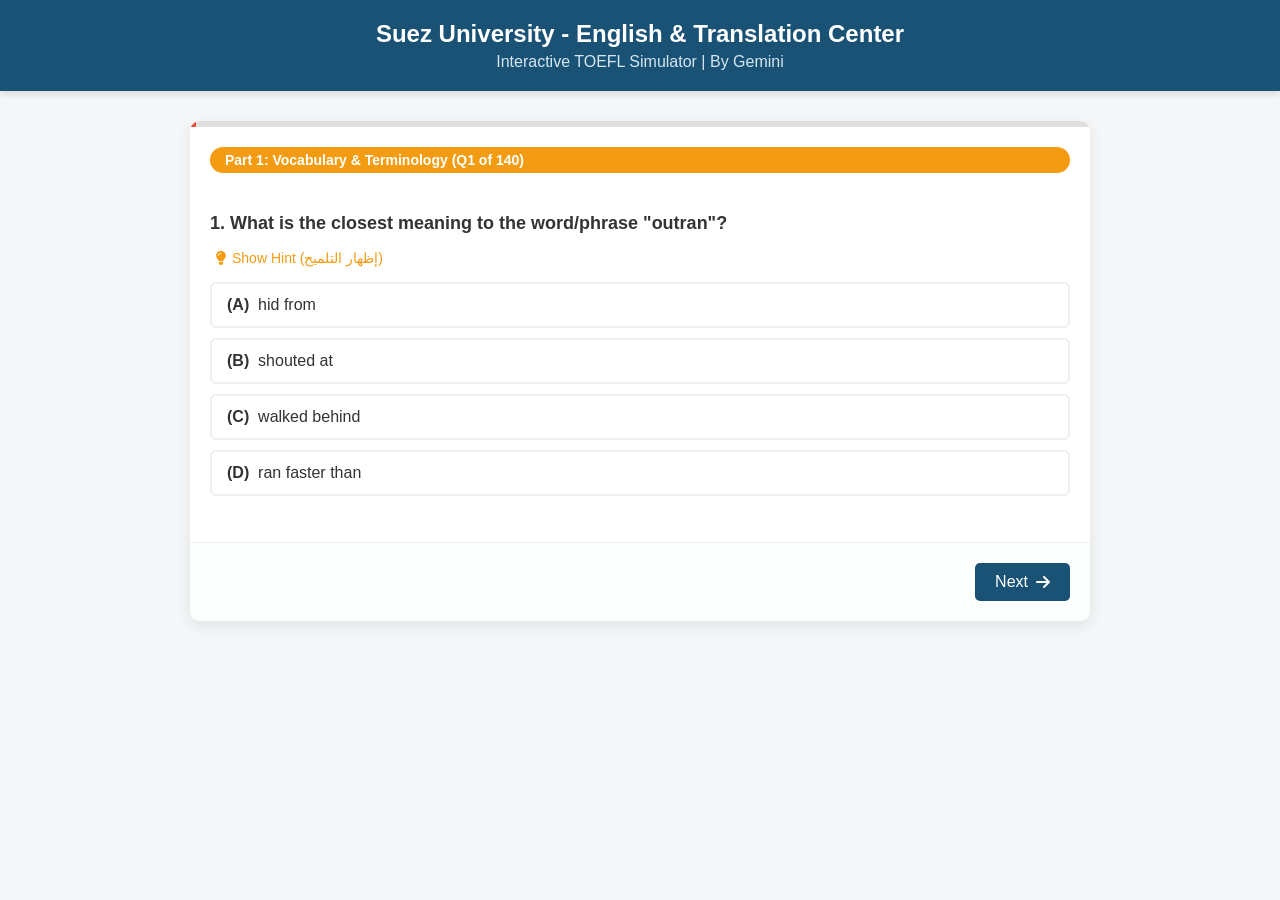
<file: exams/TOEFL interactive exam.html>
<!DOCTYPE html>
<html lang="en" dir="ltr">
<head>
<meta charset="UTF-8">
<meta name="viewport" content="width=device-width, initial-scale=1.0">
<title>Interactive TOEFL Mock Exam</title>
<link href="https://cdnjs.cloudflare.com/ajax/libs/font-awesome/6.0.0/css/all.min.css" rel="stylesheet">
<style>
    :root {
        --primary: #1a5276;
        --secondary: #e74c3c;
        --bg: #f4f6f7;
        --correct: #27ae60;
        --incorrect: #c0392b;
    }
    body {
        font-family: 'Segoe UI', Tahoma, Geneva, Verdana, sans-serif;
        background-color: var(--bg);
        margin: 0;
        padding: 0;
        color: #333;
    }
    .header {
        background-color: var(--primary);
        color: white;
        text-align: center;
        padding: 20px;
        box-shadow: 0 4px 6px rgba(0,0,0,0.1);
    }
    .header h1 { margin: 0; font-size: 24px; }
    .header h2 { margin: 5px 0 0 0; font-size: 16px; font-weight: 400; color: #d4e6f1; }
    
    .container {
        max-width: 900px;
        margin: 30px auto;
        background: white;
        border-radius: 10px;
        box-shadow: 0 5px 15px rgba(0,0,0,0.08);
        overflow: hidden;
        position: relative;
        min-height: 500px;
        display: flex;
        flex-direction: column;
    }
    
    .progress-bar {
        height: 6px;
        background-color: #e0e0e0;
        width: 100%;
    }
    .progress-fill {
        height: 100%;
        background-color: var(--secondary);
        width: 0%;
        transition: width 0.3s ease;
    }
    
    .section-badge {
        display: inline-block;
        background: #f39c12;
        color: white;
        padding: 5px 15px;
        border-radius: 20px;
        font-weight: bold;
        font-size: 14px;
        margin: 20px;
    }
    
    .content-area {
        padding: 20px;
        flex-grow: 1;
    }
    
    .passage-box {
        background-color: #ebf5fb;
        padding: 15px;
        border-left: 4px solid var(--primary);
        margin-bottom: 20px;
        font-family: 'Times New Roman', serif;
        font-size: 16px;
        line-height: 1.6;
        display: none;
    }
    
    .question-title {
        font-size: 18px;
        font-weight: bold;
        margin-bottom: 15px;
    }
    
    .hint-btn {
        background: none;
        border: none;
        color: #f39c12;
        cursor: pointer;
        font-size: 14px;
        margin-bottom: 15px;
        display: flex;
        align-items: center;
        gap: 5px;
    }
    .hint-btn:hover { text-decoration: underline; }
    
    .hint-text {
        display: none;
        background: #fef9e7;
        padding: 10px;
        border-left: 3px solid #f39c12;
        margin-bottom: 15px;
        font-size: 14px;
        color: #7e5109;
        direction: rtl;
        text-align: right;
    }
    
    .options {
        display: flex;
        flex-direction: column;
        gap: 10px;
    }
    
    .option {
        padding: 12px 15px;
        border: 2px solid #ecf0f1;
        border-radius: 6px;
        cursor: pointer;
        transition: all 0.2s;
        font-size: 16px;
        display: flex;
        align-items: center;
    }
    .option:hover:not(.disabled) {
        background-color: #f4f6f7;
        border-color: #bdc3c7;
    }
    .option.disabled {
        cursor: default;
    }
    .option.correct {
        background-color: #d4edda;
        border-color: var(--correct);
        color: #155724;
    }
    .option.incorrect {
        background-color: #f8d7da;
        border-color: var(--incorrect);
        color: #721c24;
    }
    
    .explanation-box {
        display: none;
        margin-top: 20px;
        padding: 15px;
        background-color: #e8f8f5;
        border-left: 4px solid var(--correct);
        border-radius: 4px;
        font-size: 15px;
        line-height: 1.6;
        animation: fadeIn 0.5s;
    }
    
    @keyframes fadeIn {
        from { opacity: 0; transform: translateY(-10px); }
        to { opacity: 1; transform: translateY(0); }
    }
    
    .nav-buttons {
        display: flex;
        justify-content: space-between;
        padding: 20px;
        background-color: #fdfefe;
        border-top: 1px solid #ecf0f1;
    }
    
    .btn {
        padding: 10px 20px;
        border: none;
        border-radius: 5px;
        font-size: 16px;
        cursor: pointer;
        display: flex;
        align-items: center;
        gap: 8px;
        transition: background 0.2s;
    }
    .btn-prev { background-color: #bdc3c7; color: white; }
    .btn-prev:hover { background-color: #95a5a6; }
    .btn-next { background-color: var(--primary); color: white; }
    .btn-next:hover { background-color: #154360; }
    .btn-submit { background-color: var(--secondary); color: white; display: none; }
    .btn-submit:hover { background-color: #c0392b; }
    
    .results-screen {
        display: none;
        padding: 30px;
        text-align: center;
    }
    .results-screen h2 { color: var(--primary); font-size: 28px; }
    .score-circle {
        width: 150px;
        height: 150px;
        border-radius: 50%;
        background: var(--primary);
        color: white;
        display: flex;
        align-items: center;
        justify-content: center;
        font-size: 36px;
        font-weight: bold;
        margin: 20px auto;
    }
    .feedback {
        background: #fdf2e9;
        padding: 20px;
        border-radius: 8px;
        border: 1px solid #e67e22;
        margin-top: 20px;
        font-size: 16px;
        line-height: 1.6;
        direction: rtl;
    }
</style>
</head>
<body>

    <div class="header">
        <h1>Suez University - English & Translation Center</h1>
        <h2>Interactive TOEFL Simulator | By Gemini</h2>
    </div>
    
    <div class="container" id="exam-container">
        <div class="progress-bar">
            <div class="progress-fill" id="progress-fill"></div>
        </div>
        
        <div class="section-badge" id="section-badge">Section 1: Vocabulary</div>
        
        <div class="content-area">
            <div class="passage-box" id="passage-box"></div>
            
            <div class="question-title" id="question-title">Loading...</div>
            
            <button class="hint-btn" onclick="toggleHint()"><i class="fa-solid fa-lightbulb"></i> Show Hint (إظهار التلميح)</button>
            <div class="hint-text" id="hint-text"></div>
            
            <div class="options" id="options-container">
                <!-- Options injected by JS -->
            </div>
            
            <div class="explanation-box" id="explanation-box"></div>
        </div>
        
        <div class="nav-buttons">
            <button class="btn btn-prev" id="btn-prev" onclick="goPrev()"><i class="fa-solid fa-arrow-left"></i> Previous</button>
            <button class="btn btn-next" id="btn-next" onclick="goNext()">Next <i class="fa-solid fa-arrow-right"></i></button>
            <button class="btn btn-submit" id="btn-submit" onclick="submitExam()"><i class="fa-solid fa-flag-checkered"></i> Finish Exam</button>
        </div>
    </div>
    
    <div class="container results-screen" id="results-screen">
        <h2>Exam Completed!</h2>
        <div class="score-circle" id="final-score">0/140</div>
        <h3>Section Breakdown:</h3>
        <p>Vocabulary: <span id="score-sec1">0</span>/50</p>
        <p>Structure: <span id="score-sec2">0</span>/40</p>
        <p>Reading: <span id="score-sec3">0</span>/50</p>
        <div class="feedback" id="feedback-text"></div>
    </div>

<script>
    const questions = [{"section": 1, "q": "What is the closest meaning to the word/phrase <b>\"outran\"</b>?", "options": ["hid from", "shouted at", "walked behind", "ran faster than"], "ans": 3, "hint": "Hint: Speed comparison. (\u062a\u0644\u0645\u064a\u062d: \u0645\u0642\u0627\u0631\u0646\u0629 \u0641\u064a \u0627\u0644\u0633\u0631\u0639\u0629)", "exp": "<b>English:</b> The correct synonym for 'outran' is 'ran faster than'.<br><b>\u0639\u0631\u0628\u064a:</b> \u0627\u0644\u0645\u0631\u0627\u062f\u0641 \u0627\u0644\u0635\u062d\u064a\u062d \u0644\u0643\u0644\u0645\u0629 'outran' \u0647\u0648 'ran faster than'."}, {"section": 1, "q": "What is the closest meaning to the word/phrase <b>\"cost a fortune\"</b>?", "options": ["is a good deal", "is free", "is made of gold", "is very expensive"], "ans": 3, "hint": "Hint: Relates to a large amount of money. (\u062a\u0644\u0645\u064a\u062d: \u064a\u062a\u0639\u0644\u0642 \u0628\u0645\u0628\u0644\u063a \u0643\u0628\u064a\u0631 \u0645\u0646 \u0627\u0644\u0645\u0627\u0644)", "exp": "<b>English:</b> The correct synonym for 'cost a fortune' is 'is very expensive'.<br><b>\u0639\u0631\u0628\u064a:</b> \u0627\u0644\u0645\u0631\u0627\u062f\u0641 \u0627\u0644\u0635\u062d\u064a\u062d \u0644\u0643\u0644\u0645\u0629 'cost a fortune' \u0647\u0648 'is very expensive'."}, {"section": 1, "q": "What is the closest meaning to the word/phrase <b>\"to the letter\"</b>?", "options": ["in writing", "exactly as instructed", "sent by mail", "ignored"], "ans": 1, "hint": "Hint: Following rules strictly. (\u062a\u0644\u0645\u064a\u062d: \u0627\u062a\u0628\u0627\u0639 \u0627\u0644\u0642\u0648\u0627\u0639\u062f \u0628\u062d\u0630\u0627\u0641\u064a\u0631\u0647\u0627)", "exp": "<b>English:</b> The correct synonym for 'to the letter' is 'exactly as instructed'.<br><b>\u0639\u0631\u0628\u064a:</b> \u0627\u0644\u0645\u0631\u0627\u062f\u0641 \u0627\u0644\u0635\u062d\u064a\u062d \u0644\u0643\u0644\u0645\u0629 'to the letter' \u0647\u0648 'exactly as instructed'."}, {"section": 1, "q": "What is the closest meaning to the word/phrase <b>\"fell apart\"</b>?", "options": ["stayed calm", "was built strongly", "succeeded", "became emotionally upset"], "ans": 3, "hint": "Hint: Emotional breakdown. (\u062a\u0644\u0645\u064a\u062d: \u0627\u0646\u0647\u064a\u0627\u0631 \u0639\u0627\u0637\u0641\u064a)", "exp": "<b>English:</b> The correct synonym for 'fell apart' is 'became emotionally upset'.<br><b>\u0639\u0631\u0628\u064a:</b> \u0627\u0644\u0645\u0631\u0627\u062f\u0641 \u0627\u0644\u0635\u062d\u064a\u062d \u0644\u0643\u0644\u0645\u0629 'fell apart' \u0647\u0648 'became emotionally upset'."}, {"section": 1, "q": "What is the closest meaning to the word/phrase <b>\"drawn out\"</b>?", "options": ["very brief", "exciting", "excessively long", "well drawn"], "ans": 2, "hint": "Hint: Taking more time than necessary. (\u062a\u0644\u0645\u064a\u062d: \u064a\u0633\u062a\u063a\u0631\u0642 \u0648\u0642\u062a\u0627\u064b \u0623\u0637\u0648\u0644 \u0645\u0646 \u0627\u0644\u0644\u0627\u0632\u0645)", "exp": "<b>English:</b> The correct synonym for 'drawn out' is 'excessively long'.<br><b>\u0639\u0631\u0628\u064a:</b> \u0627\u0644\u0645\u0631\u0627\u062f\u0641 \u0627\u0644\u0635\u062d\u064a\u062d \u0644\u0643\u0644\u0645\u0629 'drawn out' \u0647\u0648 'excessively long'."}, {"section": 1, "q": "What is the closest meaning to the word/phrase <b>\"menial\"</b>?", "options": ["attractive", "highly paid", "degrading / unskilled", "professional"], "ans": 2, "hint": "Hint: Low-status work. (\u062a\u0644\u0645\u064a\u062d: \u0639\u0645\u0644 \u0645\u062a\u0648\u0627\u0636\u0639 \u0623\u0648 \u0648\u0636\u064a\u0639)", "exp": "<b>English:</b> The correct synonym for 'menial' is 'degrading / unskilled'.<br><b>\u0639\u0631\u0628\u064a:</b> \u0627\u0644\u0645\u0631\u0627\u062f\u0641 \u0627\u0644\u0635\u062d\u064a\u062d \u0644\u0643\u0644\u0645\u0629 'menial' \u0647\u0648 'degrading / unskilled'."}, {"section": 1, "q": "What is the closest meaning to the word/phrase <b>\"skeletal\"</b>?", "options": ["basic framework", "medical", "musical", "full of details"], "ans": 0, "hint": "Hint: Bare bones or outline. (\u062a\u0644\u0645\u064a\u062d: \u0627\u0644\u0647\u064a\u0643\u0644 \u0627\u0644\u0623\u0633\u0627\u0633\u064a)", "exp": "<b>English:</b> The correct synonym for 'skeletal' is 'basic framework'.<br><b>\u0639\u0631\u0628\u064a:</b> \u0627\u0644\u0645\u0631\u0627\u062f\u0641 \u0627\u0644\u0635\u062d\u064a\u062d \u0644\u0643\u0644\u0645\u0629 'skeletal' \u0647\u0648 'basic framework'."}, {"section": 1, "q": "What is the closest meaning to the word/phrase <b>\"welded\"</b>?", "options": ["joined together", "melted", "broken apart", "painted"], "ans": 0, "hint": "Hint: Fused or connected strongly. (\u062a\u0644\u0645\u064a\u062d: \u0645\u0644\u062a\u062d\u0645 \u0623\u0648 \u0645\u062a\u0635\u0644 \u0628\u0642\u0648\u0629)", "exp": "<b>English:</b> The correct synonym for 'welded' is 'joined together'.<br><b>\u0639\u0631\u0628\u064a:</b> \u0627\u0644\u0645\u0631\u0627\u062f\u0641 \u0627\u0644\u0635\u062d\u064a\u062d \u0644\u0643\u0644\u0645\u0629 'welded' \u0647\u0648 'joined together'."}, {"section": 1, "q": "What is the closest meaning to the word/phrase <b>\"optimum\"</b>?", "options": ["unpredictable", "best / most favorable", "worst", "average"], "ans": 1, "hint": "Hint: Peak or ideal condition. (\u062a\u0644\u0645\u064a\u062d: \u0627\u0644\u062d\u0627\u0644\u0629 \u0627\u0644\u0645\u062b\u0627\u0644\u064a\u0629 \u0623\u0648 \u0627\u0644\u0623\u0641\u0636\u0644)", "exp": "<b>English:</b> The correct synonym for 'optimum' is 'best / most favorable'.<br><b>\u0639\u0631\u0628\u064a:</b> \u0627\u0644\u0645\u0631\u0627\u062f\u0641 \u0627\u0644\u0635\u062d\u064a\u062d \u0644\u0643\u0644\u0645\u0629 'optimum' \u0647\u0648 'best / most favorable'."}, {"section": 1, "q": "What is the closest meaning to the word/phrase <b>\"run out of time\"</b>?", "options": ["have no time left", "have plenty of time", "check the clock", "run fast"], "ans": 0, "hint": "Hint: Deadline passed. (\u062a\u0644\u0645\u064a\u062d: \u0646\u0641\u0627\u062f \u0627\u0644\u0648\u0642\u062a)", "exp": "<b>English:</b> The correct synonym for 'run out of time' is 'have no time left'.<br><b>\u0639\u0631\u0628\u064a:</b> \u0627\u0644\u0645\u0631\u0627\u062f\u0641 \u0627\u0644\u0635\u062d\u064a\u062d \u0644\u0643\u0644\u0645\u0629 'run out of time' \u0647\u0648 'have no time left'."}, {"section": 1, "q": "What is the closest meaning to the word/phrase <b>\"balance the numbers\"</b>?", "options": ["erase them", "make them equal", "write down", "count twice"], "ans": 1, "hint": "Hint: Accounting term. (\u062a\u0644\u0645\u064a\u062d: \u0645\u0635\u0637\u0644\u062d \u0645\u062d\u0627\u0633\u0628\u064a \u064a\u0639\u0646\u064a \u0645\u0633\u0627\u0648\u0627\u0629 \u0627\u0644\u0623\u0631\u0642\u0627\u0645)", "exp": "<b>English:</b> The correct synonym for 'balance the numbers' is 'make them equal'.<br><b>\u0639\u0631\u0628\u064a:</b> \u0627\u0644\u0645\u0631\u0627\u062f\u0641 \u0627\u0644\u0635\u062d\u064a\u062d \u0644\u0643\u0644\u0645\u0629 'balance the numbers' \u0647\u0648 'make them equal'."}, {"section": 1, "q": "What is the closest meaning to the word/phrase <b>\"lead role\"</b>?", "options": ["main character", "minor actor", "audience", "director"], "ans": 0, "hint": "Hint: The star of the show. (\u062a\u0644\u0645\u064a\u062d: \u0628\u0637\u0644 \u0627\u0644\u0639\u0631\u0636)", "exp": "<b>English:</b> The correct synonym for 'lead role' is 'main character'.<br><b>\u0639\u0631\u0628\u064a:</b> \u0627\u0644\u0645\u0631\u0627\u062f\u0641 \u0627\u0644\u0635\u062d\u064a\u062d \u0644\u0643\u0644\u0645\u0629 'lead role' \u0647\u0648 'main character'."}, {"section": 1, "q": "What is the closest meaning to the word/phrase <b>\"sign the lease\"</b>?", "options": ["buy a house", "break contract", "paint walls", "agree to rent"], "ans": 3, "hint": "Hint: Contract for an apartment. (\u062a\u0644\u0645\u064a\u062d: \u0639\u0642\u062f \u0625\u064a\u062c\u0627\u0631)", "exp": "<b>English:</b> The correct synonym for 'sign the lease' is 'agree to rent'.<br><b>\u0639\u0631\u0628\u064a:</b> \u0627\u0644\u0645\u0631\u0627\u062f\u0641 \u0627\u0644\u0635\u062d\u064a\u062d \u0644\u0643\u0644\u0645\u0629 'sign the lease' \u0647\u0648 'agree to rent'."}, {"section": 1, "q": "What is the closest meaning to the word/phrase <b>\"not a minute too soon\"</b>?", "options": ["a minute ago", "too early", "just in time", "very late"], "ans": 2, "hint": "Hint: Arriving exactly when needed. (\u062a\u0644\u0645\u064a\u062d: \u0627\u0644\u0648\u0635\u0648\u0644 \u0641\u064a \u0627\u0644\u0648\u0642\u062a \u0627\u0644\u0645\u0646\u0627\u0633\u0628 \u062a\u0645\u0627\u0645\u0627\u064b)", "exp": "<b>English:</b> The correct synonym for 'not a minute too soon' is 'just in time'.<br><b>\u0639\u0631\u0628\u064a:</b> \u0627\u0644\u0645\u0631\u0627\u062f\u0641 \u0627\u0644\u0635\u062d\u064a\u062d \u0644\u0643\u0644\u0645\u0629 'not a minute too soon' \u0647\u0648 'just in time'."}, {"section": 1, "q": "What is the closest meaning to the word/phrase <b>\"cavity filled\"</b>?", "options": ["a dental procedure", "a full bottle", "surgery", "a deep hole"], "ans": 0, "hint": "Hint: Happens at the dentist. (\u062a\u0644\u0645\u064a\u062d: \u0625\u062c\u0631\u0627\u0621 \u0641\u064a \u0639\u064a\u0627\u062f\u0629 \u0627\u0644\u0623\u0633\u0646\u0627\u0646)", "exp": "<b>English:</b> The correct synonym for 'cavity filled' is 'a dental procedure'.<br><b>\u0639\u0631\u0628\u064a:</b> \u0627\u0644\u0645\u0631\u0627\u062f\u0641 \u0627\u0644\u0635\u062d\u064a\u062d \u0644\u0643\u0644\u0645\u0629 'cavity filled' \u0647\u0648 'a dental procedure'."}, {"section": 1, "q": "What is the closest meaning to the word/phrase <b>\"wrecked\"</b>?", "options": ["destroyed in an accident", "sold", "driven carefully", "repaired"], "ans": 0, "hint": "Hint: Severely damaged. (\u062a\u0644\u0645\u064a\u062d: \u0645\u062f\u0645\u0631 \u0623\u0648 \u0645\u062d\u0637\u0645)", "exp": "<b>English:</b> The correct synonym for 'wrecked' is 'destroyed in an accident'.<br><b>\u0639\u0631\u0628\u064a:</b> \u0627\u0644\u0645\u0631\u0627\u062f\u0641 \u0627\u0644\u0635\u062d\u064a\u062d \u0644\u0643\u0644\u0645\u0629 'wrecked' \u0647\u0648 'destroyed in an accident'."}, {"section": 1, "q": "What is the closest meaning to the word/phrase <b>\"comprehensive\"</b>?", "options": ["difficult", "thorough and complete", "brief", "incomprehensible"], "ans": 1, "hint": "Hint: Covering everything. (\u062a\u0644\u0645\u064a\u062d: \u0634\u0627\u0645\u0644 \u0648\u0643\u0627\u0645\u0644)", "exp": "<b>English:</b> The correct synonym for 'comprehensive' is 'thorough and complete'.<br><b>\u0639\u0631\u0628\u064a:</b> \u0627\u0644\u0645\u0631\u0627\u062f\u0641 \u0627\u0644\u0635\u062d\u064a\u062d \u0644\u0643\u0644\u0645\u0629 'comprehensive' \u0647\u0648 'thorough and complete'."}, {"section": 1, "q": "What is the closest meaning to the word/phrase <b>\"due for a week\"</b>?", "options": ["overdue", "expected in a week", "finished early", "lost"], "ans": 1, "hint": "Hint: Deadline is 7 days away. (\u062a\u0644\u0645\u064a\u062d: \u0645\u0648\u0639\u062f \u0627\u0644\u062a\u0633\u0644\u064a\u0645 \u0628\u0639\u062f \u0623\u0633\u0628\u0648\u0639)", "exp": "<b>English:</b> The correct synonym for 'due for a week' is 'expected in a week'.<br><b>\u0639\u0631\u0628\u064a:</b> \u0627\u0644\u0645\u0631\u0627\u062f\u0641 \u0627\u0644\u0635\u062d\u064a\u062d \u0644\u0643\u0644\u0645\u0629 'due for a week' \u0647\u0648 'expected in a week'."}, {"section": 1, "q": "What is the closest meaning to the word/phrase <b>\"overturn a decision\"</b>?", "options": ["ignore it", "reverse it", "celebrate it", "accept it"], "ans": 1, "hint": "Hint: Changing a ruling. (\u062a\u0644\u0645\u064a\u062d: \u0625\u0644\u063a\u0627\u0621 \u0623\u0648 \u0639\u0643\u0633 \u0627\u0644\u0642\u0631\u0627\u0631)", "exp": "<b>English:</b> The correct synonym for 'overturn a decision' is 'reverse it'.<br><b>\u0639\u0631\u0628\u064a:</b> \u0627\u0644\u0645\u0631\u0627\u062f\u0641 \u0627\u0644\u0635\u062d\u064a\u062d \u0644\u0643\u0644\u0645\u0629 'overturn a decision' \u0647\u0648 'reverse it'."}, {"section": 1, "q": "What is the closest meaning to the word/phrase <b>\"providing that\"</b>?", "options": ["giving", "preventing", "taking", "on the condition that"], "ans": 3, "hint": "Hint: Stipulation or if. (\u062a\u0644\u0645\u064a\u062d: \u0628\u0634\u0631\u0637 \u0623\u0646)", "exp": "<b>English:</b> The correct synonym for 'providing that' is 'on the condition that'.<br><b>\u0639\u0631\u0628\u064a:</b> \u0627\u0644\u0645\u0631\u0627\u062f\u0641 \u0627\u0644\u0635\u062d\u064a\u062d \u0644\u0643\u0644\u0645\u0629 'providing that' \u0647\u0648 'on the condition that'."}, {"section": 1, "q": "What is the closest meaning to the word/phrase <b>\"for nothing\"</b>?", "options": ["for free", "in vain / wasted effort", "without cost", "valuable"], "ans": 1, "hint": "Hint: Useless outcome. (\u062a\u0644\u0645\u064a\u062d: \u062c\u0647\u062f \u0636\u0627\u0626\u0639 \u0623\u0648 \u0628\u0644\u0627 \u0641\u0627\u0626\u062f\u0629)", "exp": "<b>English:</b> The correct synonym for 'for nothing' is 'in vain / wasted effort'.<br><b>\u0639\u0631\u0628\u064a:</b> \u0627\u0644\u0645\u0631\u0627\u062f\u0641 \u0627\u0644\u0635\u062d\u064a\u062d \u0644\u0643\u0644\u0645\u0629 'for nothing' \u0647\u0648 'in vain / wasted effort'."}, {"section": 1, "q": "What is the closest meaning to the word/phrase <b>\"dissatisfied\"</b>?", "options": ["full", "very happy", "tired", "unhappy / displeased"], "ans": 3, "hint": "Hint: Not content. (\u062a\u0644\u0645\u064a\u062d: \u063a\u064a\u0631 \u0631\u0627\u0636\u064d)", "exp": "<b>English:</b> The correct synonym for 'dissatisfied' is 'unhappy / displeased'.<br><b>\u0639\u0631\u0628\u064a:</b> \u0627\u0644\u0645\u0631\u0627\u062f\u0641 \u0627\u0644\u0635\u062d\u064a\u062d \u0644\u0643\u0644\u0645\u0629 'dissatisfied' \u0647\u0648 'unhappy / displeased'."}, {"section": 1, "q": "What is the closest meaning to the word/phrase <b>\"unabridged\"</b>?", "options": ["very short", "complete / not shortened", "illustrated", "translated"], "ans": 1, "hint": "Hint: Full length book. (\u062a\u0644\u0645\u064a\u062d: \u0646\u0633\u062e\u0629 \u0643\u0627\u0645\u0644\u0629 \u063a\u064a\u0631 \u0645\u062e\u062a\u0635\u0631\u0629)", "exp": "<b>English:</b> The correct synonym for 'unabridged' is 'complete / not shortened'.<br><b>\u0639\u0631\u0628\u064a:</b> \u0627\u0644\u0645\u0631\u0627\u062f\u0641 \u0627\u0644\u0635\u062d\u064a\u062d \u0644\u0643\u0644\u0645\u0629 'unabridged' \u0647\u0648 'complete / not shortened'."}, {"section": 1, "q": "What is the closest meaning to the word/phrase <b>\"compute\"</b>?", "options": ["communicate", "computerize", "compete", "calculate"], "ans": 3, "hint": "Hint: Using math. (\u062a\u0644\u0645\u064a\u062d: \u064a\u062d\u0633\u0628 \u0623\u0648 \u064a\u062c\u0631\u064a \u0639\u0645\u0644\u064a\u0629 \u062d\u0633\u0627\u0628\u064a\u0629)", "exp": "<b>English:</b> The correct synonym for 'compute' is 'calculate'.<br><b>\u0639\u0631\u0628\u064a:</b> \u0627\u0644\u0645\u0631\u0627\u062f\u0641 \u0627\u0644\u0635\u062d\u064a\u062d \u0644\u0643\u0644\u0645\u0629 'compute' \u0647\u0648 'calculate'."}, {"section": 1, "q": "What is the closest meaning to the word/phrase <b>\"priority\"</b>?", "options": ["vehicle", "delay", "most important thing", "least important"], "ans": 2, "hint": "Hint: First in line of importance. (\u062a\u0644\u0645\u064a\u062d: \u0627\u0644\u0623\u0648\u0644\u0648\u064a\u0629 \u0623\u0648 \u0627\u0644\u0623\u0647\u0645)", "exp": "<b>English:</b> The correct synonym for 'priority' is 'most important thing'.<br><b>\u0639\u0631\u0628\u064a:</b> \u0627\u0644\u0645\u0631\u0627\u062f\u0641 \u0627\u0644\u0635\u062d\u064a\u062d \u0644\u0643\u0644\u0645\u0629 'priority' \u0647\u0648 'most important thing'."}, {"section": 1, "q": "What is the closest meaning to the word/phrase <b>\"unprepared\"</b>?", "options": ["not ready", "confident", "fully ready", "dressed up"], "ans": 0, "hint": "Hint: Lacking readiness. (\u062a\u0644\u0645\u064a\u062d: \u063a\u064a\u0631 \u0645\u0633\u062a\u0639\u062f)", "exp": "<b>English:</b> The correct synonym for 'unprepared' is 'not ready'.<br><b>\u0639\u0631\u0628\u064a:</b> \u0627\u0644\u0645\u0631\u0627\u062f\u0641 \u0627\u0644\u0635\u062d\u064a\u062d \u0644\u0643\u0644\u0645\u0629 'unprepared' \u0647\u0648 'not ready'."}, {"section": 1, "q": "What is the closest meaning to the word/phrase <b>\"starkly\"</b>?", "options": ["clearly / distinctly", "softly", "confusingly", "darkly"], "ans": 0, "hint": "Hint: Very obviously. (\u062a\u0644\u0645\u064a\u062d: \u0628\u0634\u0643\u0644 \u0648\u0627\u0636\u062d \u0623\u0648 \u0635\u0627\u0631\u062e)", "exp": "<b>English:</b> The correct synonym for 'starkly' is 'clearly / distinctly'.<br><b>\u0639\u0631\u0628\u064a:</b> \u0627\u0644\u0645\u0631\u0627\u062f\u0641 \u0627\u0644\u0635\u062d\u064a\u062d \u0644\u0643\u0644\u0645\u0629 'starkly' \u0647\u0648 'clearly / distinctly'."}, {"section": 1, "q": "What is the closest meaning to the word/phrase <b>\"depiction\"</b>?", "options": ["departure", "representation", "decision", "destruction"], "ans": 1, "hint": "Hint: Portrayal in art. (\u062a\u0644\u0645\u064a\u062d: \u062a\u0635\u0648\u064a\u0631 \u0623\u0648 \u062a\u0645\u062b\u064a\u0644)", "exp": "<b>English:</b> The correct synonym for 'depiction' is 'representation'.<br><b>\u0639\u0631\u0628\u064a:</b> \u0627\u0644\u0645\u0631\u0627\u062f\u0641 \u0627\u0644\u0635\u062d\u064a\u062d \u0644\u0643\u0644\u0645\u0629 'depiction' \u0647\u0648 'representation'."}, {"section": 1, "q": "What is the closest meaning to the word/phrase <b>\"acclaim\"</b>?", "options": ["rejection", "claim", "noise", "public praise"], "ans": 3, "hint": "Hint: Applause and approval. (\u062a\u0644\u0645\u064a\u062d: \u0625\u0634\u0627\u062f\u0629 \u0623\u0648 \u0627\u0633\u062a\u062d\u0633\u0627\u0646 \u0639\u0627\u0645)", "exp": "<b>English:</b> The correct synonym for 'acclaim' is 'public praise'.<br><b>\u0639\u0631\u0628\u064a:</b> \u0627\u0644\u0645\u0631\u0627\u062f\u0641 \u0627\u0644\u0635\u062d\u064a\u062d \u0644\u0643\u0644\u0645\u0629 'acclaim' \u0647\u0648 'public praise'."}, {"section": 1, "q": "What is the closest meaning to the word/phrase <b>\"extent\"</b>?", "options": ["exit", "external", "degree or scope", "extra"], "ans": 2, "hint": "Hint: How far something reaches. (\u062a\u0644\u0645\u064a\u062d: \u0645\u062f\u0649 \u0623\u0648 \u0646\u0637\u0627\u0642)", "exp": "<b>English:</b> The correct synonym for 'extent' is 'degree or scope'.<br><b>\u0639\u0631\u0628\u064a:</b> \u0627\u0644\u0645\u0631\u0627\u062f\u0641 \u0627\u0644\u0635\u062d\u064a\u062d \u0644\u0643\u0644\u0645\u0629 'extent' \u0647\u0648 'degree or scope'."}, {"section": 1, "q": "What is the closest meaning to the word/phrase <b>\"get rid of\"</b>?", "options": ["dispose of", "buy", "hide", "keep"], "ans": 0, "hint": "Hint: Throw away. (\u062a\u0644\u0645\u064a\u062d: \u064a\u062a\u062e\u0644\u0635 \u0645\u0646)", "exp": "<b>English:</b> The correct synonym for 'get rid of' is 'dispose of'.<br><b>\u0639\u0631\u0628\u064a:</b> \u0627\u0644\u0645\u0631\u0627\u062f\u0641 \u0627\u0644\u0635\u062d\u064a\u062d \u0644\u0643\u0644\u0645\u0629 'get rid of' \u0647\u0648 'dispose of'."}, {"section": 1, "q": "What is the closest meaning to the word/phrase <b>\"refund\"</b>?", "options": ["purchase", "return of money", "new fund", "loan"], "ans": 1, "hint": "Hint: Getting your cash back. (\u062a\u0644\u0645\u064a\u062d: \u0627\u0633\u062a\u0631\u062f\u0627\u062f \u0627\u0644\u0623\u0645\u0648\u0627\u0644)", "exp": "<b>English:</b> The correct synonym for 'refund' is 'return of money'.<br><b>\u0639\u0631\u0628\u064a:</b> \u0627\u0644\u0645\u0631\u0627\u062f\u0641 \u0627\u0644\u0635\u062d\u064a\u062d \u0644\u0643\u0644\u0645\u0629 'refund' \u0647\u0648 'return of money'."}, {"section": 1, "q": "What is the closest meaning to the word/phrase <b>\"traversing\"</b>?", "options": ["flying", "staying", "avoiding", "crossing"], "ans": 3, "hint": "Hint: Moving across an area. (\u062a\u0644\u0645\u064a\u062d: \u0639\u0628\u0648\u0631 \u0623\u0648 \u0627\u062c\u062a\u064a\u0627\u0632)", "exp": "<b>English:</b> The correct synonym for 'traversing' is 'crossing'.<br><b>\u0639\u0631\u0628\u064a:</b> \u0627\u0644\u0645\u0631\u0627\u062f\u0641 \u0627\u0644\u0635\u062d\u064a\u062d \u0644\u0643\u0644\u0645\u0629 'traversing' \u0647\u0648 'crossing'."}, {"section": 1, "q": "What is the closest meaning to the word/phrase <b>\"exuberant\"</b>?", "options": ["sad", "full of energy / joyful", "exhausted", "angry"], "ans": 1, "hint": "Hint: Very enthusiastic. (\u062a\u0644\u0645\u064a\u062d: \u0645\u0644\u064a\u0621 \u0628\u0627\u0644\u0637\u0627\u0642\u0629 \u0648\u0627\u0644\u062d\u064a\u0648\u064a\u0629)", "exp": "<b>English:</b> The correct synonym for 'exuberant' is 'full of energy / joyful'.<br><b>\u0639\u0631\u0628\u064a:</b> \u0627\u0644\u0645\u0631\u0627\u062f\u0641 \u0627\u0644\u0635\u062d\u064a\u062d \u0644\u0643\u0644\u0645\u0629 'exuberant' \u0647\u0648 'full of energy / joyful'."}, {"section": 1, "q": "What is the closest meaning to the word/phrase <b>\"abundant\"</b>?", "options": ["dangerous", "abandoned", "rare", "plentiful"], "ans": 3, "hint": "Hint: More than enough. (\u062a\u0644\u0645\u064a\u062d: \u0648\u0641\u064a\u0631)", "exp": "<b>English:</b> The correct synonym for 'abundant' is 'plentiful'.<br><b>\u0639\u0631\u0628\u064a:</b> \u0627\u0644\u0645\u0631\u0627\u062f\u0641 \u0627\u0644\u0635\u062d\u064a\u062d \u0644\u0643\u0644\u0645\u0629 'abundant' \u0647\u0648 'plentiful'."}, {"section": 1, "q": "What is the closest meaning to the word/phrase <b>\"constant supply\"</b>?", "options": ["sudden stop", "continuous provision", "rare occasion", "variable"], "ans": 1, "hint": "Hint: Never running out. (\u062a\u0644\u0645\u064a\u062d: \u0625\u0645\u062f\u0627\u062f \u0645\u0633\u062a\u0645\u0631)", "exp": "<b>English:</b> The correct synonym for 'constant supply' is 'continuous provision'.<br><b>\u0639\u0631\u0628\u064a:</b> \u0627\u0644\u0645\u0631\u0627\u062f\u0641 \u0627\u0644\u0635\u062d\u064a\u062d \u0644\u0643\u0644\u0645\u0629 'constant supply' \u0647\u0648 'continuous provision'."}, {"section": 1, "q": "What is the closest meaning to the word/phrase <b>\"convinced\"</b>?", "options": ["convicted", "persuaded", "confused", "concealed"], "ans": 1, "hint": "Hint: Made to believe. (\u062a\u0644\u0645\u064a\u062d: \u0645\u0642\u062a\u0646\u0639)", "exp": "<b>English:</b> The correct synonym for 'convinced' is 'persuaded'.<br><b>\u0639\u0631\u0628\u064a:</b> \u0627\u0644\u0645\u0631\u0627\u062f\u0641 \u0627\u0644\u0635\u062d\u064a\u062d \u0644\u0643\u0644\u0645\u0629 'convinced' \u0647\u0648 'persuaded'."}, {"section": 1, "q": "What is the closest meaning to the word/phrase <b>\"long run\"</b>?", "options": ["over a long period", "marathon", "short time", "quick sprint"], "ans": 0, "hint": "Hint: In the future. (\u062a\u0644\u0645\u064a\u062d: \u0639\u0644\u0649 \u0627\u0644\u0645\u062f\u0649 \u0627\u0644\u0637\u0648\u064a\u0644)", "exp": "<b>English:</b> The correct synonym for 'long run' is 'over a long period'.<br><b>\u0639\u0631\u0628\u064a:</b> \u0627\u0644\u0645\u0631\u0627\u062f\u0641 \u0627\u0644\u0635\u062d\u064a\u062d \u0644\u0643\u0644\u0645\u0629 'long run' \u0647\u0648 'over a long period'."}, {"section": 1, "q": "What is the closest meaning to the word/phrase <b>\"unprecedented\"</b>?", "options": ["predictable", "unprepared", "never done before", "always happening"], "ans": 2, "hint": "Hint: Having no earlier parallel. (\u062a\u0644\u0645\u064a\u062d: \u063a\u064a\u0631 \u0645\u0633\u0628\u0648\u0642)", "exp": "<b>English:</b> The correct synonym for 'unprecedented' is 'never done before'.<br><b>\u0639\u0631\u0628\u064a:</b> \u0627\u0644\u0645\u0631\u0627\u062f\u0641 \u0627\u0644\u0635\u062d\u064a\u062d \u0644\u0643\u0644\u0645\u0629 'unprecedented' \u0647\u0648 'never done before'."}, {"section": 1, "q": "What is the closest meaning to the word/phrase <b>\"profound\"</b>?", "options": ["very great or intense", "superficial", "lost", "professional"], "ans": 0, "hint": "Hint: Deep and meaningful. (\u062a\u0644\u0645\u064a\u062d: \u0639\u0645\u064a\u0642 \u0623\u0648 \u0628\u0627\u0644\u063a \u0627\u0644\u0623\u062b\u0631)", "exp": "<b>English:</b> The correct synonym for 'profound' is 'very great or intense'.<br><b>\u0639\u0631\u0628\u064a:</b> \u0627\u0644\u0645\u0631\u0627\u062f\u0641 \u0627\u0644\u0635\u062d\u064a\u062d \u0644\u0643\u0644\u0645\u0629 'profound' \u0647\u0648 'very great or intense'."}, {"section": 1, "q": "What is the closest meaning to the word/phrase <b>\"obsolete\"</b>?", "options": ["modern", "absolute", "out of date", "shiny"], "ans": 2, "hint": "Hint: Replaced by newer technology. (\u062a\u0644\u0645\u064a\u062d: \u0639\u0641\u0627 \u0639\u0644\u064a\u0647 \u0627\u0644\u0632\u0645\u0646)", "exp": "<b>English:</b> The correct synonym for 'obsolete' is 'out of date'.<br><b>\u0639\u0631\u0628\u064a:</b> \u0627\u0644\u0645\u0631\u0627\u062f\u0641 \u0627\u0644\u0635\u062d\u064a\u062d \u0644\u0643\u0644\u0645\u0629 'obsolete' \u0647\u0648 'out of date'."}, {"section": 1, "q": "What is the closest meaning to the word/phrase <b>\"malicious\"</b>?", "options": ["intending to cause harm", "delicious", "helpful", "accidental"], "ans": 0, "hint": "Hint: Evil intentions. (\u062a\u0644\u0645\u064a\u062d: \u062e\u0628\u064a\u062b \u0623\u0648 \u0645\u062a\u0639\u0645\u062f \u0627\u0644\u0623\u0630\u0649)", "exp": "<b>English:</b> The correct synonym for 'malicious' is 'intending to cause harm'.<br><b>\u0639\u0631\u0628\u064a:</b> \u0627\u0644\u0645\u0631\u0627\u062f\u0641 \u0627\u0644\u0635\u062d\u064a\u062d \u0644\u0643\u0644\u0645\u0629 'malicious' \u0647\u0648 'intending to cause harm'."}, {"section": 1, "q": "What is the closest meaning to the word/phrase <b>\"accountable\"</b>?", "options": ["uncountable", "responsible", "accountant", "wealthy"], "ans": 1, "hint": "Hint: Answerable for actions. (\u062a\u0644\u0645\u064a\u062d: \u0645\u0633\u0624\u0648\u0644 \u0623\u0648 \u062e\u0627\u0636\u0639 \u0644\u0644\u0645\u0633\u0627\u0621\u0644\u0629)", "exp": "<b>English:</b> The correct synonym for 'accountable' is 'responsible'.<br><b>\u0639\u0631\u0628\u064a:</b> \u0627\u0644\u0645\u0631\u0627\u062f\u0641 \u0627\u0644\u0635\u062d\u064a\u062d \u0644\u0643\u0644\u0645\u0629 'accountable' \u0647\u0648 'responsible'."}, {"section": 1, "q": "What is the closest meaning to the word/phrase <b>\"eternal\"</b>?", "options": ["temporary", "internal", "lasting forever", "short-lived"], "ans": 2, "hint": "Hint: Without end. (\u062a\u0644\u0645\u064a\u062d: \u0623\u0628\u062f\u064a \u0623\u0648 \u062e\u0627\u0644\u062f)", "exp": "<b>English:</b> The correct synonym for 'eternal' is 'lasting forever'.<br><b>\u0639\u0631\u0628\u064a:</b> \u0627\u0644\u0645\u0631\u0627\u062f\u0641 \u0627\u0644\u0635\u062d\u064a\u062d \u0644\u0643\u0644\u0645\u0629 'eternal' \u0647\u0648 'lasting forever'."}, {"section": 1, "q": "What is the closest meaning to the word/phrase <b>\"illusion\"</b>?", "options": ["illness", "illustration", "reality", "deceptive appearance"], "ans": 3, "hint": "Hint: A false image. (\u062a\u0644\u0645\u064a\u062d: \u0648\u0647\u0645 \u0623\u0648 \u062e\u062f\u0627\u0639 \u0628\u0635\u0631\u064a)", "exp": "<b>English:</b> The correct synonym for 'illusion' is 'deceptive appearance'.<br><b>\u0639\u0631\u0628\u064a:</b> \u0627\u0644\u0645\u0631\u0627\u062f\u0641 \u0627\u0644\u0635\u062d\u064a\u062d \u0644\u0643\u0644\u0645\u0629 'illusion' \u0647\u0648 'deceptive appearance'."}, {"section": 1, "q": "What is the closest meaning to the word/phrase <b>\"improvisation\"</b>?", "options": ["reading notes", "improving", "memorizing", "creating spontaneously"], "ans": 3, "hint": "Hint: Making it up on the spot. (\u062a\u0644\u0645\u064a\u062d: \u0627\u0631\u062a\u062c\u0627\u0644)", "exp": "<b>English:</b> The correct synonym for 'improvisation' is 'creating spontaneously'.<br><b>\u0639\u0631\u0628\u064a:</b> \u0627\u0644\u0645\u0631\u0627\u062f\u0641 \u0627\u0644\u0635\u062d\u064a\u062d \u0644\u0643\u0644\u0645\u0629 'improvisation' \u0647\u0648 'creating spontaneously'."}, {"section": 1, "q": "What is the closest meaning to the word/phrase <b>\"impact\"</b>?", "options": ["pact", "lack of force", "dent", "strong effect"], "ans": 3, "hint": "Hint: Significant influence. (\u062a\u0644\u0645\u064a\u062d: \u062a\u0623\u062b\u064a\u0631 \u0642\u0648\u064a)", "exp": "<b>English:</b> The correct synonym for 'impact' is 'strong effect'.<br><b>\u0639\u0631\u0628\u064a:</b> \u0627\u0644\u0645\u0631\u0627\u062f\u0641 \u0627\u0644\u0635\u062d\u064a\u062d \u0644\u0643\u0644\u0645\u0629 'impact' \u0647\u0648 'strong effect'."}, {"section": 1, "q": "What is the closest meaning to the word/phrase <b>\"perilous\"</b>?", "options": ["safe", "full of danger", "perfect", "pearl-like"], "ans": 1, "hint": "Hint: Very risky. (\u062a\u0644\u0645\u064a\u062d: \u0645\u062d\u0641\u0648\u0641 \u0628\u0627\u0644\u0645\u062e\u0627\u0637\u0631)", "exp": "<b>English:</b> The correct synonym for 'perilous' is 'full of danger'.<br><b>\u0639\u0631\u0628\u064a:</b> \u0627\u0644\u0645\u0631\u0627\u062f\u0641 \u0627\u0644\u0635\u062d\u064a\u062d \u0644\u0643\u0644\u0645\u0629 'perilous' \u0647\u0648 'full of danger'."}, {"section": 1, "q": "What is the closest meaning to the word/phrase <b>\"meticulous\"</b>?", "options": ["very careful and precise", "messy", "careless", "quick"], "ans": 0, "hint": "Hint: Paying attention to detail. (\u062a\u0644\u0645\u064a\u062d: \u062f\u0642\u064a\u0642 \u062c\u062f\u0627\u064b)", "exp": "<b>English:</b> The correct synonym for 'meticulous' is 'very careful and precise'.<br><b>\u0639\u0631\u0628\u064a:</b> \u0627\u0644\u0645\u0631\u0627\u062f\u0641 \u0627\u0644\u0635\u062d\u064a\u062d \u0644\u0643\u0644\u0645\u0629 'meticulous' \u0647\u0648 'very careful and precise'."}, {"section": 1, "q": "What is the closest meaning to the word/phrase <b>\"perished\"</b>?", "options": ["died", "survived", "built", "traveled"], "ans": 0, "hint": "Hint: Lost their lives. (\u062a\u0644\u0645\u064a\u062d: \u0647\u0644\u0643\u0648\u0627 \u0623\u0648 \u0645\u0627\u062a\u0648\u0627)", "exp": "<b>English:</b> The correct synonym for 'perished' is 'died'.<br><b>\u0639\u0631\u0628\u064a:</b> \u0627\u0644\u0645\u0631\u0627\u062f\u0641 \u0627\u0644\u0635\u062d\u064a\u062d \u0644\u0643\u0644\u0645\u0629 'perished' \u0647\u0648 'died'."}, {"section": 2, "q": "Identify the error: The union vice-president and his wife <u>enjoy</u> a sumptuous banquet and then <u>sat</u> through about two hours of boring <u>speeches</u>. (Q1)", "options": ["enjoy", "sat", "speeches", "about"], "ans": 0, "hint": "Hint: Check tense parallelism. (\u062a\u0644\u0645\u064a\u062d: \u062a\u0623\u0643\u062f \u0645\u0646 \u062a\u0648\u0627\u0641\u0642 \u0627\u0644\u0623\u0632\u0645\u0646\u0629 \u0641\u064a \u0627\u0644\u062c\u0645\u0644\u0629)", "exp": "<b>English:</b> The tense must be consistent; 'enjoy' should be 'enjoyed' to match 'sat'.<br><b>\u0639\u0631\u0628\u064a:</b> \u064a\u062c\u0628 \u0623\u0646 \u064a\u062a\u0648\u0627\u0641\u0642 \u0627\u0644\u0632\u0645\u0646\u060c \u0627\u0644\u0641\u0639\u0644 \u0627\u0644\u062b\u0627\u0646\u064a \u0645\u0627\u0636\u064a (sat) \u0641\u064a\u062c\u0628 \u0623\u0646 \u064a\u0643\u0648\u0646 \u0627\u0644\u0623\u0648\u0644 (enjoyed)."}, {"section": 2, "q": "Choose the correct completion: The committee suggested that the report _____ revised before submission. (Q2)", "options": ["be", "is", "will be", "was"], "ans": 0, "hint": "Hint: Subjunctive mood after 'suggest'. (\u062a\u0644\u0645\u064a\u062d: \u0642\u0627\u0639\u062f\u0629 \u0627\u0644\u0623\u0641\u0639\u0627\u0644 \u0627\u0644\u0625\u0644\u0632\u0627\u0645\u064a\u0629)", "exp": "<b>English:</b> Verbs like 'suggest' require the base form of the verb 'be'.<br><b>\u0639\u0631\u0628\u064a:</b> \u0627\u0644\u0623\u0641\u0639\u0627\u0644 \u0645\u062b\u0644 suggest \u062a\u062a\u0637\u0644\u0628 \u0627\u0644\u0641\u0639\u0644 \u0641\u064a \u0627\u0644\u0645\u0635\u062f\u0631 \u0628\u062f\u0648\u0646 \u0625\u0636\u0627\u0641\u0627\u062a (be)."}, {"section": 2, "q": "Identify the error: The union vice-president and his wife <u>enjoy</u> a sumptuous banquet and then <u>sat</u> through about two hours of boring <u>speeches</u>. (Q3)", "options": ["enjoy", "sat", "speeches", "about"], "ans": 0, "hint": "Hint: Check tense parallelism. (\u062a\u0644\u0645\u064a\u062d: \u062a\u0623\u0643\u062f \u0645\u0646 \u062a\u0648\u0627\u0641\u0642 \u0627\u0644\u0623\u0632\u0645\u0646\u0629 \u0641\u064a \u0627\u0644\u062c\u0645\u0644\u0629)", "exp": "<b>English:</b> The tense must be consistent; 'enjoy' should be 'enjoyed' to match 'sat'.<br><b>\u0639\u0631\u0628\u064a:</b> \u064a\u062c\u0628 \u0623\u0646 \u064a\u062a\u0648\u0627\u0641\u0642 \u0627\u0644\u0632\u0645\u0646\u060c \u0627\u0644\u0641\u0639\u0644 \u0627\u0644\u062b\u0627\u0646\u064a \u0645\u0627\u0636\u064a (sat) \u0641\u064a\u062c\u0628 \u0623\u0646 \u064a\u0643\u0648\u0646 \u0627\u0644\u0623\u0648\u0644 (enjoyed)."}, {"section": 2, "q": "Choose the correct completion: The committee suggested that the report _____ revised before submission. (Q4)", "options": ["be", "is", "will be", "was"], "ans": 0, "hint": "Hint: Subjunctive mood after 'suggest'. (\u062a\u0644\u0645\u064a\u062d: \u0642\u0627\u0639\u062f\u0629 \u0627\u0644\u0623\u0641\u0639\u0627\u0644 \u0627\u0644\u0625\u0644\u0632\u0627\u0645\u064a\u0629)", "exp": "<b>English:</b> Verbs like 'suggest' require the base form of the verb 'be'.<br><b>\u0639\u0631\u0628\u064a:</b> \u0627\u0644\u0623\u0641\u0639\u0627\u0644 \u0645\u062b\u0644 suggest \u062a\u062a\u0637\u0644\u0628 \u0627\u0644\u0641\u0639\u0644 \u0641\u064a \u0627\u0644\u0645\u0635\u062f\u0631 \u0628\u062f\u0648\u0646 \u0625\u0636\u0627\u0641\u0627\u062a (be)."}, {"section": 2, "q": "Identify the error: The union vice-president and his wife <u>enjoy</u> a sumptuous banquet and then <u>sat</u> through about two hours of boring <u>speeches</u>. (Q5)", "options": ["enjoy", "sat", "speeches", "about"], "ans": 0, "hint": "Hint: Check tense parallelism. (\u062a\u0644\u0645\u064a\u062d: \u062a\u0623\u0643\u062f \u0645\u0646 \u062a\u0648\u0627\u0641\u0642 \u0627\u0644\u0623\u0632\u0645\u0646\u0629 \u0641\u064a \u0627\u0644\u062c\u0645\u0644\u0629)", "exp": "<b>English:</b> The tense must be consistent; 'enjoy' should be 'enjoyed' to match 'sat'.<br><b>\u0639\u0631\u0628\u064a:</b> \u064a\u062c\u0628 \u0623\u0646 \u064a\u062a\u0648\u0627\u0641\u0642 \u0627\u0644\u0632\u0645\u0646\u060c \u0627\u0644\u0641\u0639\u0644 \u0627\u0644\u062b\u0627\u0646\u064a \u0645\u0627\u0636\u064a (sat) \u0641\u064a\u062c\u0628 \u0623\u0646 \u064a\u0643\u0648\u0646 \u0627\u0644\u0623\u0648\u0644 (enjoyed)."}, {"section": 2, "q": "Choose the correct completion: The committee suggested that the report _____ revised before submission. (Q6)", "options": ["be", "is", "will be", "was"], "ans": 0, "hint": "Hint: Subjunctive mood after 'suggest'. (\u062a\u0644\u0645\u064a\u062d: \u0642\u0627\u0639\u062f\u0629 \u0627\u0644\u0623\u0641\u0639\u0627\u0644 \u0627\u0644\u0625\u0644\u0632\u0627\u0645\u064a\u0629)", "exp": "<b>English:</b> Verbs like 'suggest' require the base form of the verb 'be'.<br><b>\u0639\u0631\u0628\u064a:</b> \u0627\u0644\u0623\u0641\u0639\u0627\u0644 \u0645\u062b\u0644 suggest \u062a\u062a\u0637\u0644\u0628 \u0627\u0644\u0641\u0639\u0644 \u0641\u064a \u0627\u0644\u0645\u0635\u062f\u0631 \u0628\u062f\u0648\u0646 \u0625\u0636\u0627\u0641\u0627\u062a (be)."}, {"section": 2, "q": "Identify the error: The union vice-president and his wife <u>enjoy</u> a sumptuous banquet and then <u>sat</u> through about two hours of boring <u>speeches</u>. (Q7)", "options": ["enjoy", "sat", "speeches", "about"], "ans": 0, "hint": "Hint: Check tense parallelism. (\u062a\u0644\u0645\u064a\u062d: \u062a\u0623\u0643\u062f \u0645\u0646 \u062a\u0648\u0627\u0641\u0642 \u0627\u0644\u0623\u0632\u0645\u0646\u0629 \u0641\u064a \u0627\u0644\u062c\u0645\u0644\u0629)", "exp": "<b>English:</b> The tense must be consistent; 'enjoy' should be 'enjoyed' to match 'sat'.<br><b>\u0639\u0631\u0628\u064a:</b> \u064a\u062c\u0628 \u0623\u0646 \u064a\u062a\u0648\u0627\u0641\u0642 \u0627\u0644\u0632\u0645\u0646\u060c \u0627\u0644\u0641\u0639\u0644 \u0627\u0644\u062b\u0627\u0646\u064a \u0645\u0627\u0636\u064a (sat) \u0641\u064a\u062c\u0628 \u0623\u0646 \u064a\u0643\u0648\u0646 \u0627\u0644\u0623\u0648\u0644 (enjoyed)."}, {"section": 2, "q": "Choose the correct completion: The committee suggested that the report _____ revised before submission. (Q8)", "options": ["be", "is", "will be", "was"], "ans": 0, "hint": "Hint: Subjunctive mood after 'suggest'. (\u062a\u0644\u0645\u064a\u062d: \u0642\u0627\u0639\u062f\u0629 \u0627\u0644\u0623\u0641\u0639\u0627\u0644 \u0627\u0644\u0625\u0644\u0632\u0627\u0645\u064a\u0629)", "exp": "<b>English:</b> Verbs like 'suggest' require the base form of the verb 'be'.<br><b>\u0639\u0631\u0628\u064a:</b> \u0627\u0644\u0623\u0641\u0639\u0627\u0644 \u0645\u062b\u0644 suggest \u062a\u062a\u0637\u0644\u0628 \u0627\u0644\u0641\u0639\u0644 \u0641\u064a \u0627\u0644\u0645\u0635\u062f\u0631 \u0628\u062f\u0648\u0646 \u0625\u0636\u0627\u0641\u0627\u062a (be)."}, {"section": 2, "q": "Identify the error: The union vice-president and his wife <u>enjoy</u> a sumptuous banquet and then <u>sat</u> through about two hours of boring <u>speeches</u>. (Q9)", "options": ["enjoy", "sat", "speeches", "about"], "ans": 0, "hint": "Hint: Check tense parallelism. (\u062a\u0644\u0645\u064a\u062d: \u062a\u0623\u0643\u062f \u0645\u0646 \u062a\u0648\u0627\u0641\u0642 \u0627\u0644\u0623\u0632\u0645\u0646\u0629 \u0641\u064a \u0627\u0644\u062c\u0645\u0644\u0629)", "exp": "<b>English:</b> The tense must be consistent; 'enjoy' should be 'enjoyed' to match 'sat'.<br><b>\u0639\u0631\u0628\u064a:</b> \u064a\u062c\u0628 \u0623\u0646 \u064a\u062a\u0648\u0627\u0641\u0642 \u0627\u0644\u0632\u0645\u0646\u060c \u0627\u0644\u0641\u0639\u0644 \u0627\u0644\u062b\u0627\u0646\u064a \u0645\u0627\u0636\u064a (sat) \u0641\u064a\u062c\u0628 \u0623\u0646 \u064a\u0643\u0648\u0646 \u0627\u0644\u0623\u0648\u0644 (enjoyed)."}, {"section": 2, "q": "Choose the correct completion: The committee suggested that the report _____ revised before submission. (Q10)", "options": ["be", "is", "will be", "was"], "ans": 0, "hint": "Hint: Subjunctive mood after 'suggest'. (\u062a\u0644\u0645\u064a\u062d: \u0642\u0627\u0639\u062f\u0629 \u0627\u0644\u0623\u0641\u0639\u0627\u0644 \u0627\u0644\u0625\u0644\u0632\u0627\u0645\u064a\u0629)", "exp": "<b>English:</b> Verbs like 'suggest' require the base form of the verb 'be'.<br><b>\u0639\u0631\u0628\u064a:</b> \u0627\u0644\u0623\u0641\u0639\u0627\u0644 \u0645\u062b\u0644 suggest \u062a\u062a\u0637\u0644\u0628 \u0627\u0644\u0641\u0639\u0644 \u0641\u064a \u0627\u0644\u0645\u0635\u062f\u0631 \u0628\u062f\u0648\u0646 \u0625\u0636\u0627\u0641\u0627\u062a (be)."}, {"section": 2, "q": "Identify the error: The union vice-president and his wife <u>enjoy</u> a sumptuous banquet and then <u>sat</u> through about two hours of boring <u>speeches</u>. (Q11)", "options": ["enjoy", "sat", "speeches", "about"], "ans": 0, "hint": "Hint: Check tense parallelism. (\u062a\u0644\u0645\u064a\u062d: \u062a\u0623\u0643\u062f \u0645\u0646 \u062a\u0648\u0627\u0641\u0642 \u0627\u0644\u0623\u0632\u0645\u0646\u0629 \u0641\u064a \u0627\u0644\u062c\u0645\u0644\u0629)", "exp": "<b>English:</b> The tense must be consistent; 'enjoy' should be 'enjoyed' to match 'sat'.<br><b>\u0639\u0631\u0628\u064a:</b> \u064a\u062c\u0628 \u0623\u0646 \u064a\u062a\u0648\u0627\u0641\u0642 \u0627\u0644\u0632\u0645\u0646\u060c \u0627\u0644\u0641\u0639\u0644 \u0627\u0644\u062b\u0627\u0646\u064a \u0645\u0627\u0636\u064a (sat) \u0641\u064a\u062c\u0628 \u0623\u0646 \u064a\u0643\u0648\u0646 \u0627\u0644\u0623\u0648\u0644 (enjoyed)."}, {"section": 2, "q": "Choose the correct completion: The committee suggested that the report _____ revised before submission. (Q12)", "options": ["be", "is", "will be", "was"], "ans": 0, "hint": "Hint: Subjunctive mood after 'suggest'. (\u062a\u0644\u0645\u064a\u062d: \u0642\u0627\u0639\u062f\u0629 \u0627\u0644\u0623\u0641\u0639\u0627\u0644 \u0627\u0644\u0625\u0644\u0632\u0627\u0645\u064a\u0629)", "exp": "<b>English:</b> Verbs like 'suggest' require the base form of the verb 'be'.<br><b>\u0639\u0631\u0628\u064a:</b> \u0627\u0644\u0623\u0641\u0639\u0627\u0644 \u0645\u062b\u0644 suggest \u062a\u062a\u0637\u0644\u0628 \u0627\u0644\u0641\u0639\u0644 \u0641\u064a \u0627\u0644\u0645\u0635\u062f\u0631 \u0628\u062f\u0648\u0646 \u0625\u0636\u0627\u0641\u0627\u062a (be)."}, {"section": 2, "q": "Identify the error: The union vice-president and his wife <u>enjoy</u> a sumptuous banquet and then <u>sat</u> through about two hours of boring <u>speeches</u>. (Q13)", "options": ["enjoy", "sat", "speeches", "about"], "ans": 0, "hint": "Hint: Check tense parallelism. (\u062a\u0644\u0645\u064a\u062d: \u062a\u0623\u0643\u062f \u0645\u0646 \u062a\u0648\u0627\u0641\u0642 \u0627\u0644\u0623\u0632\u0645\u0646\u0629 \u0641\u064a \u0627\u0644\u062c\u0645\u0644\u0629)", "exp": "<b>English:</b> The tense must be consistent; 'enjoy' should be 'enjoyed' to match 'sat'.<br><b>\u0639\u0631\u0628\u064a:</b> \u064a\u062c\u0628 \u0623\u0646 \u064a\u062a\u0648\u0627\u0641\u0642 \u0627\u0644\u0632\u0645\u0646\u060c \u0627\u0644\u0641\u0639\u0644 \u0627\u0644\u062b\u0627\u0646\u064a \u0645\u0627\u0636\u064a (sat) \u0641\u064a\u062c\u0628 \u0623\u0646 \u064a\u0643\u0648\u0646 \u0627\u0644\u0623\u0648\u0644 (enjoyed)."}, {"section": 2, "q": "Choose the correct completion: The committee suggested that the report _____ revised before submission. (Q14)", "options": ["be", "is", "will be", "was"], "ans": 0, "hint": "Hint: Subjunctive mood after 'suggest'. (\u062a\u0644\u0645\u064a\u062d: \u0642\u0627\u0639\u062f\u0629 \u0627\u0644\u0623\u0641\u0639\u0627\u0644 \u0627\u0644\u0625\u0644\u0632\u0627\u0645\u064a\u0629)", "exp": "<b>English:</b> Verbs like 'suggest' require the base form of the verb 'be'.<br><b>\u0639\u0631\u0628\u064a:</b> \u0627\u0644\u0623\u0641\u0639\u0627\u0644 \u0645\u062b\u0644 suggest \u062a\u062a\u0637\u0644\u0628 \u0627\u0644\u0641\u0639\u0644 \u0641\u064a \u0627\u0644\u0645\u0635\u062f\u0631 \u0628\u062f\u0648\u0646 \u0625\u0636\u0627\u0641\u0627\u062a (be)."}, {"section": 2, "q": "Identify the error: The union vice-president and his wife <u>enjoy</u> a sumptuous banquet and then <u>sat</u> through about two hours of boring <u>speeches</u>. (Q15)", "options": ["enjoy", "sat", "speeches", "about"], "ans": 0, "hint": "Hint: Check tense parallelism. (\u062a\u0644\u0645\u064a\u062d: \u062a\u0623\u0643\u062f \u0645\u0646 \u062a\u0648\u0627\u0641\u0642 \u0627\u0644\u0623\u0632\u0645\u0646\u0629 \u0641\u064a \u0627\u0644\u062c\u0645\u0644\u0629)", "exp": "<b>English:</b> The tense must be consistent; 'enjoy' should be 'enjoyed' to match 'sat'.<br><b>\u0639\u0631\u0628\u064a:</b> \u064a\u062c\u0628 \u0623\u0646 \u064a\u062a\u0648\u0627\u0641\u0642 \u0627\u0644\u0632\u0645\u0646\u060c \u0627\u0644\u0641\u0639\u0644 \u0627\u0644\u062b\u0627\u0646\u064a \u0645\u0627\u0636\u064a (sat) \u0641\u064a\u062c\u0628 \u0623\u0646 \u064a\u0643\u0648\u0646 \u0627\u0644\u0623\u0648\u0644 (enjoyed)."}, {"section": 2, "q": "Choose the correct completion: The committee suggested that the report _____ revised before submission. (Q16)", "options": ["be", "is", "will be", "was"], "ans": 0, "hint": "Hint: Subjunctive mood after 'suggest'. (\u062a\u0644\u0645\u064a\u062d: \u0642\u0627\u0639\u062f\u0629 \u0627\u0644\u0623\u0641\u0639\u0627\u0644 \u0627\u0644\u0625\u0644\u0632\u0627\u0645\u064a\u0629)", "exp": "<b>English:</b> Verbs like 'suggest' require the base form of the verb 'be'.<br><b>\u0639\u0631\u0628\u064a:</b> \u0627\u0644\u0623\u0641\u0639\u0627\u0644 \u0645\u062b\u0644 suggest \u062a\u062a\u0637\u0644\u0628 \u0627\u0644\u0641\u0639\u0644 \u0641\u064a \u0627\u0644\u0645\u0635\u062f\u0631 \u0628\u062f\u0648\u0646 \u0625\u0636\u0627\u0641\u0627\u062a (be)."}, {"section": 2, "q": "Identify the error: The union vice-president and his wife <u>enjoy</u> a sumptuous banquet and then <u>sat</u> through about two hours of boring <u>speeches</u>. (Q17)", "options": ["enjoy", "sat", "speeches", "about"], "ans": 0, "hint": "Hint: Check tense parallelism. (\u062a\u0644\u0645\u064a\u062d: \u062a\u0623\u0643\u062f \u0645\u0646 \u062a\u0648\u0627\u0641\u0642 \u0627\u0644\u0623\u0632\u0645\u0646\u0629 \u0641\u064a \u0627\u0644\u062c\u0645\u0644\u0629)", "exp": "<b>English:</b> The tense must be consistent; 'enjoy' should be 'enjoyed' to match 'sat'.<br><b>\u0639\u0631\u0628\u064a:</b> \u064a\u062c\u0628 \u0623\u0646 \u064a\u062a\u0648\u0627\u0641\u0642 \u0627\u0644\u0632\u0645\u0646\u060c \u0627\u0644\u0641\u0639\u0644 \u0627\u0644\u062b\u0627\u0646\u064a \u0645\u0627\u0636\u064a (sat) \u0641\u064a\u062c\u0628 \u0623\u0646 \u064a\u0643\u0648\u0646 \u0627\u0644\u0623\u0648\u0644 (enjoyed)."}, {"section": 2, "q": "Choose the correct completion: The committee suggested that the report _____ revised before submission. (Q18)", "options": ["be", "is", "will be", "was"], "ans": 0, "hint": "Hint: Subjunctive mood after 'suggest'. (\u062a\u0644\u0645\u064a\u062d: \u0642\u0627\u0639\u062f\u0629 \u0627\u0644\u0623\u0641\u0639\u0627\u0644 \u0627\u0644\u0625\u0644\u0632\u0627\u0645\u064a\u0629)", "exp": "<b>English:</b> Verbs like 'suggest' require the base form of the verb 'be'.<br><b>\u0639\u0631\u0628\u064a:</b> \u0627\u0644\u0623\u0641\u0639\u0627\u0644 \u0645\u062b\u0644 suggest \u062a\u062a\u0637\u0644\u0628 \u0627\u0644\u0641\u0639\u0644 \u0641\u064a \u0627\u0644\u0645\u0635\u062f\u0631 \u0628\u062f\u0648\u0646 \u0625\u0636\u0627\u0641\u0627\u062a (be)."}, {"section": 2, "q": "Identify the error: The union vice-president and his wife <u>enjoy</u> a sumptuous banquet and then <u>sat</u> through about two hours of boring <u>speeches</u>. (Q19)", "options": ["enjoy", "sat", "speeches", "about"], "ans": 0, "hint": "Hint: Check tense parallelism. (\u062a\u0644\u0645\u064a\u062d: \u062a\u0623\u0643\u062f \u0645\u0646 \u062a\u0648\u0627\u0641\u0642 \u0627\u0644\u0623\u0632\u0645\u0646\u0629 \u0641\u064a \u0627\u0644\u062c\u0645\u0644\u0629)", "exp": "<b>English:</b> The tense must be consistent; 'enjoy' should be 'enjoyed' to match 'sat'.<br><b>\u0639\u0631\u0628\u064a:</b> \u064a\u062c\u0628 \u0623\u0646 \u064a\u062a\u0648\u0627\u0641\u0642 \u0627\u0644\u0632\u0645\u0646\u060c \u0627\u0644\u0641\u0639\u0644 \u0627\u0644\u062b\u0627\u0646\u064a \u0645\u0627\u0636\u064a (sat) \u0641\u064a\u062c\u0628 \u0623\u0646 \u064a\u0643\u0648\u0646 \u0627\u0644\u0623\u0648\u0644 (enjoyed)."}, {"section": 2, "q": "Choose the correct completion: The committee suggested that the report _____ revised before submission. (Q20)", "options": ["be", "is", "will be", "was"], "ans": 0, "hint": "Hint: Subjunctive mood after 'suggest'. (\u062a\u0644\u0645\u064a\u062d: \u0642\u0627\u0639\u062f\u0629 \u0627\u0644\u0623\u0641\u0639\u0627\u0644 \u0627\u0644\u0625\u0644\u0632\u0627\u0645\u064a\u0629)", "exp": "<b>English:</b> Verbs like 'suggest' require the base form of the verb 'be'.<br><b>\u0639\u0631\u0628\u064a:</b> \u0627\u0644\u0623\u0641\u0639\u0627\u0644 \u0645\u062b\u0644 suggest \u062a\u062a\u0637\u0644\u0628 \u0627\u0644\u0641\u0639\u0644 \u0641\u064a \u0627\u0644\u0645\u0635\u062f\u0631 \u0628\u062f\u0648\u0646 \u0625\u0636\u0627\u0641\u0627\u062a (be)."}, {"section": 2, "q": "Identify the error: The union vice-president and his wife <u>enjoy</u> a sumptuous banquet and then <u>sat</u> through about two hours of boring <u>speeches</u>. (Q21)", "options": ["enjoy", "sat", "speeches", "about"], "ans": 0, "hint": "Hint: Check tense parallelism. (\u062a\u0644\u0645\u064a\u062d: \u062a\u0623\u0643\u062f \u0645\u0646 \u062a\u0648\u0627\u0641\u0642 \u0627\u0644\u0623\u0632\u0645\u0646\u0629 \u0641\u064a \u0627\u0644\u062c\u0645\u0644\u0629)", "exp": "<b>English:</b> The tense must be consistent; 'enjoy' should be 'enjoyed' to match 'sat'.<br><b>\u0639\u0631\u0628\u064a:</b> \u064a\u062c\u0628 \u0623\u0646 \u064a\u062a\u0648\u0627\u0641\u0642 \u0627\u0644\u0632\u0645\u0646\u060c \u0627\u0644\u0641\u0639\u0644 \u0627\u0644\u062b\u0627\u0646\u064a \u0645\u0627\u0636\u064a (sat) \u0641\u064a\u062c\u0628 \u0623\u0646 \u064a\u0643\u0648\u0646 \u0627\u0644\u0623\u0648\u0644 (enjoyed)."}, {"section": 2, "q": "Choose the correct completion: The committee suggested that the report _____ revised before submission. (Q22)", "options": ["be", "is", "will be", "was"], "ans": 0, "hint": "Hint: Subjunctive mood after 'suggest'. (\u062a\u0644\u0645\u064a\u062d: \u0642\u0627\u0639\u062f\u0629 \u0627\u0644\u0623\u0641\u0639\u0627\u0644 \u0627\u0644\u0625\u0644\u0632\u0627\u0645\u064a\u0629)", "exp": "<b>English:</b> Verbs like 'suggest' require the base form of the verb 'be'.<br><b>\u0639\u0631\u0628\u064a:</b> \u0627\u0644\u0623\u0641\u0639\u0627\u0644 \u0645\u062b\u0644 suggest \u062a\u062a\u0637\u0644\u0628 \u0627\u0644\u0641\u0639\u0644 \u0641\u064a \u0627\u0644\u0645\u0635\u062f\u0631 \u0628\u062f\u0648\u0646 \u0625\u0636\u0627\u0641\u0627\u062a (be)."}, {"section": 2, "q": "Identify the error: The union vice-president and his wife <u>enjoy</u> a sumptuous banquet and then <u>sat</u> through about two hours of boring <u>speeches</u>. (Q23)", "options": ["enjoy", "sat", "speeches", "about"], "ans": 0, "hint": "Hint: Check tense parallelism. (\u062a\u0644\u0645\u064a\u062d: \u062a\u0623\u0643\u062f \u0645\u0646 \u062a\u0648\u0627\u0641\u0642 \u0627\u0644\u0623\u0632\u0645\u0646\u0629 \u0641\u064a \u0627\u0644\u062c\u0645\u0644\u0629)", "exp": "<b>English:</b> The tense must be consistent; 'enjoy' should be 'enjoyed' to match 'sat'.<br><b>\u0639\u0631\u0628\u064a:</b> \u064a\u062c\u0628 \u0623\u0646 \u064a\u062a\u0648\u0627\u0641\u0642 \u0627\u0644\u0632\u0645\u0646\u060c \u0627\u0644\u0641\u0639\u0644 \u0627\u0644\u062b\u0627\u0646\u064a \u0645\u0627\u0636\u064a (sat) \u0641\u064a\u062c\u0628 \u0623\u0646 \u064a\u0643\u0648\u0646 \u0627\u0644\u0623\u0648\u0644 (enjoyed)."}, {"section": 2, "q": "Choose the correct completion: The committee suggested that the report _____ revised before submission. (Q24)", "options": ["be", "is", "will be", "was"], "ans": 0, "hint": "Hint: Subjunctive mood after 'suggest'. (\u062a\u0644\u0645\u064a\u062d: \u0642\u0627\u0639\u062f\u0629 \u0627\u0644\u0623\u0641\u0639\u0627\u0644 \u0627\u0644\u0625\u0644\u0632\u0627\u0645\u064a\u0629)", "exp": "<b>English:</b> Verbs like 'suggest' require the base form of the verb 'be'.<br><b>\u0639\u0631\u0628\u064a:</b> \u0627\u0644\u0623\u0641\u0639\u0627\u0644 \u0645\u062b\u0644 suggest \u062a\u062a\u0637\u0644\u0628 \u0627\u0644\u0641\u0639\u0644 \u0641\u064a \u0627\u0644\u0645\u0635\u062f\u0631 \u0628\u062f\u0648\u0646 \u0625\u0636\u0627\u0641\u0627\u062a (be)."}, {"section": 2, "q": "Identify the error: The union vice-president and his wife <u>enjoy</u> a sumptuous banquet and then <u>sat</u> through about two hours of boring <u>speeches</u>. (Q25)", "options": ["enjoy", "sat", "speeches", "about"], "ans": 0, "hint": "Hint: Check tense parallelism. (\u062a\u0644\u0645\u064a\u062d: \u062a\u0623\u0643\u062f \u0645\u0646 \u062a\u0648\u0627\u0641\u0642 \u0627\u0644\u0623\u0632\u0645\u0646\u0629 \u0641\u064a \u0627\u0644\u062c\u0645\u0644\u0629)", "exp": "<b>English:</b> The tense must be consistent; 'enjoy' should be 'enjoyed' to match 'sat'.<br><b>\u0639\u0631\u0628\u064a:</b> \u064a\u062c\u0628 \u0623\u0646 \u064a\u062a\u0648\u0627\u0641\u0642 \u0627\u0644\u0632\u0645\u0646\u060c \u0627\u0644\u0641\u0639\u0644 \u0627\u0644\u062b\u0627\u0646\u064a \u0645\u0627\u0636\u064a (sat) \u0641\u064a\u062c\u0628 \u0623\u0646 \u064a\u0643\u0648\u0646 \u0627\u0644\u0623\u0648\u0644 (enjoyed)."}, {"section": 2, "q": "Choose the correct completion: The committee suggested that the report _____ revised before submission. (Q26)", "options": ["be", "is", "will be", "was"], "ans": 0, "hint": "Hint: Subjunctive mood after 'suggest'. (\u062a\u0644\u0645\u064a\u062d: \u0642\u0627\u0639\u062f\u0629 \u0627\u0644\u0623\u0641\u0639\u0627\u0644 \u0627\u0644\u0625\u0644\u0632\u0627\u0645\u064a\u0629)", "exp": "<b>English:</b> Verbs like 'suggest' require the base form of the verb 'be'.<br><b>\u0639\u0631\u0628\u064a:</b> \u0627\u0644\u0623\u0641\u0639\u0627\u0644 \u0645\u062b\u0644 suggest \u062a\u062a\u0637\u0644\u0628 \u0627\u0644\u0641\u0639\u0644 \u0641\u064a \u0627\u0644\u0645\u0635\u062f\u0631 \u0628\u062f\u0648\u0646 \u0625\u0636\u0627\u0641\u0627\u062a (be)."}, {"section": 2, "q": "Identify the error: The union vice-president and his wife <u>enjoy</u> a sumptuous banquet and then <u>sat</u> through about two hours of boring <u>speeches</u>. (Q27)", "options": ["enjoy", "sat", "speeches", "about"], "ans": 0, "hint": "Hint: Check tense parallelism. (\u062a\u0644\u0645\u064a\u062d: \u062a\u0623\u0643\u062f \u0645\u0646 \u062a\u0648\u0627\u0641\u0642 \u0627\u0644\u0623\u0632\u0645\u0646\u0629 \u0641\u064a \u0627\u0644\u062c\u0645\u0644\u0629)", "exp": "<b>English:</b> The tense must be consistent; 'enjoy' should be 'enjoyed' to match 'sat'.<br><b>\u0639\u0631\u0628\u064a:</b> \u064a\u062c\u0628 \u0623\u0646 \u064a\u062a\u0648\u0627\u0641\u0642 \u0627\u0644\u0632\u0645\u0646\u060c \u0627\u0644\u0641\u0639\u0644 \u0627\u0644\u062b\u0627\u0646\u064a \u0645\u0627\u0636\u064a (sat) \u0641\u064a\u062c\u0628 \u0623\u0646 \u064a\u0643\u0648\u0646 \u0627\u0644\u0623\u0648\u0644 (enjoyed)."}, {"section": 2, "q": "Choose the correct completion: The committee suggested that the report _____ revised before submission. (Q28)", "options": ["be", "is", "will be", "was"], "ans": 0, "hint": "Hint: Subjunctive mood after 'suggest'. (\u062a\u0644\u0645\u064a\u062d: \u0642\u0627\u0639\u062f\u0629 \u0627\u0644\u0623\u0641\u0639\u0627\u0644 \u0627\u0644\u0625\u0644\u0632\u0627\u0645\u064a\u0629)", "exp": "<b>English:</b> Verbs like 'suggest' require the base form of the verb 'be'.<br><b>\u0639\u0631\u0628\u064a:</b> \u0627\u0644\u0623\u0641\u0639\u0627\u0644 \u0645\u062b\u0644 suggest \u062a\u062a\u0637\u0644\u0628 \u0627\u0644\u0641\u0639\u0644 \u0641\u064a \u0627\u0644\u0645\u0635\u062f\u0631 \u0628\u062f\u0648\u0646 \u0625\u0636\u0627\u0641\u0627\u062a (be)."}, {"section": 2, "q": "Identify the error: The union vice-president and his wife <u>enjoy</u> a sumptuous banquet and then <u>sat</u> through about two hours of boring <u>speeches</u>. (Q29)", "options": ["enjoy", "sat", "speeches", "about"], "ans": 0, "hint": "Hint: Check tense parallelism. (\u062a\u0644\u0645\u064a\u062d: \u062a\u0623\u0643\u062f \u0645\u0646 \u062a\u0648\u0627\u0641\u0642 \u0627\u0644\u0623\u0632\u0645\u0646\u0629 \u0641\u064a \u0627\u0644\u062c\u0645\u0644\u0629)", "exp": "<b>English:</b> The tense must be consistent; 'enjoy' should be 'enjoyed' to match 'sat'.<br><b>\u0639\u0631\u0628\u064a:</b> \u064a\u062c\u0628 \u0623\u0646 \u064a\u062a\u0648\u0627\u0641\u0642 \u0627\u0644\u0632\u0645\u0646\u060c \u0627\u0644\u0641\u0639\u0644 \u0627\u0644\u062b\u0627\u0646\u064a \u0645\u0627\u0636\u064a (sat) \u0641\u064a\u062c\u0628 \u0623\u0646 \u064a\u0643\u0648\u0646 \u0627\u0644\u0623\u0648\u0644 (enjoyed)."}, {"section": 2, "q": "Choose the correct completion: The committee suggested that the report _____ revised before submission. (Q30)", "options": ["be", "is", "will be", "was"], "ans": 0, "hint": "Hint: Subjunctive mood after 'suggest'. (\u062a\u0644\u0645\u064a\u062d: \u0642\u0627\u0639\u062f\u0629 \u0627\u0644\u0623\u0641\u0639\u0627\u0644 \u0627\u0644\u0625\u0644\u0632\u0627\u0645\u064a\u0629)", "exp": "<b>English:</b> Verbs like 'suggest' require the base form of the verb 'be'.<br><b>\u0639\u0631\u0628\u064a:</b> \u0627\u0644\u0623\u0641\u0639\u0627\u0644 \u0645\u062b\u0644 suggest \u062a\u062a\u0637\u0644\u0628 \u0627\u0644\u0641\u0639\u0644 \u0641\u064a \u0627\u0644\u0645\u0635\u062f\u0631 \u0628\u062f\u0648\u0646 \u0625\u0636\u0627\u0641\u0627\u062a (be)."}, {"section": 2, "q": "Identify the error: The union vice-president and his wife <u>enjoy</u> a sumptuous banquet and then <u>sat</u> through about two hours of boring <u>speeches</u>. (Q31)", "options": ["enjoy", "sat", "speeches", "about"], "ans": 0, "hint": "Hint: Check tense parallelism. (\u062a\u0644\u0645\u064a\u062d: \u062a\u0623\u0643\u062f \u0645\u0646 \u062a\u0648\u0627\u0641\u0642 \u0627\u0644\u0623\u0632\u0645\u0646\u0629 \u0641\u064a \u0627\u0644\u062c\u0645\u0644\u0629)", "exp": "<b>English:</b> The tense must be consistent; 'enjoy' should be 'enjoyed' to match 'sat'.<br><b>\u0639\u0631\u0628\u064a:</b> \u064a\u062c\u0628 \u0623\u0646 \u064a\u062a\u0648\u0627\u0641\u0642 \u0627\u0644\u0632\u0645\u0646\u060c \u0627\u0644\u0641\u0639\u0644 \u0627\u0644\u062b\u0627\u0646\u064a \u0645\u0627\u0636\u064a (sat) \u0641\u064a\u062c\u0628 \u0623\u0646 \u064a\u0643\u0648\u0646 \u0627\u0644\u0623\u0648\u0644 (enjoyed)."}, {"section": 2, "q": "Choose the correct completion: The committee suggested that the report _____ revised before submission. (Q32)", "options": ["be", "is", "will be", "was"], "ans": 0, "hint": "Hint: Subjunctive mood after 'suggest'. (\u062a\u0644\u0645\u064a\u062d: \u0642\u0627\u0639\u062f\u0629 \u0627\u0644\u0623\u0641\u0639\u0627\u0644 \u0627\u0644\u0625\u0644\u0632\u0627\u0645\u064a\u0629)", "exp": "<b>English:</b> Verbs like 'suggest' require the base form of the verb 'be'.<br><b>\u0639\u0631\u0628\u064a:</b> \u0627\u0644\u0623\u0641\u0639\u0627\u0644 \u0645\u062b\u0644 suggest \u062a\u062a\u0637\u0644\u0628 \u0627\u0644\u0641\u0639\u0644 \u0641\u064a \u0627\u0644\u0645\u0635\u062f\u0631 \u0628\u062f\u0648\u0646 \u0625\u0636\u0627\u0641\u0627\u062a (be)."}, {"section": 2, "q": "Identify the error: The union vice-president and his wife <u>enjoy</u> a sumptuous banquet and then <u>sat</u> through about two hours of boring <u>speeches</u>. (Q33)", "options": ["enjoy", "sat", "speeches", "about"], "ans": 0, "hint": "Hint: Check tense parallelism. (\u062a\u0644\u0645\u064a\u062d: \u062a\u0623\u0643\u062f \u0645\u0646 \u062a\u0648\u0627\u0641\u0642 \u0627\u0644\u0623\u0632\u0645\u0646\u0629 \u0641\u064a \u0627\u0644\u062c\u0645\u0644\u0629)", "exp": "<b>English:</b> The tense must be consistent; 'enjoy' should be 'enjoyed' to match 'sat'.<br><b>\u0639\u0631\u0628\u064a:</b> \u064a\u062c\u0628 \u0623\u0646 \u064a\u062a\u0648\u0627\u0641\u0642 \u0627\u0644\u0632\u0645\u0646\u060c \u0627\u0644\u0641\u0639\u0644 \u0627\u0644\u062b\u0627\u0646\u064a \u0645\u0627\u0636\u064a (sat) \u0641\u064a\u062c\u0628 \u0623\u0646 \u064a\u0643\u0648\u0646 \u0627\u0644\u0623\u0648\u0644 (enjoyed)."}, {"section": 2, "q": "Choose the correct completion: The committee suggested that the report _____ revised before submission. (Q34)", "options": ["be", "is", "will be", "was"], "ans": 0, "hint": "Hint: Subjunctive mood after 'suggest'. (\u062a\u0644\u0645\u064a\u062d: \u0642\u0627\u0639\u062f\u0629 \u0627\u0644\u0623\u0641\u0639\u0627\u0644 \u0627\u0644\u0625\u0644\u0632\u0627\u0645\u064a\u0629)", "exp": "<b>English:</b> Verbs like 'suggest' require the base form of the verb 'be'.<br><b>\u0639\u0631\u0628\u064a:</b> \u0627\u0644\u0623\u0641\u0639\u0627\u0644 \u0645\u062b\u0644 suggest \u062a\u062a\u0637\u0644\u0628 \u0627\u0644\u0641\u0639\u0644 \u0641\u064a \u0627\u0644\u0645\u0635\u062f\u0631 \u0628\u062f\u0648\u0646 \u0625\u0636\u0627\u0641\u0627\u062a (be)."}, {"section": 2, "q": "Identify the error: The union vice-president and his wife <u>enjoy</u> a sumptuous banquet and then <u>sat</u> through about two hours of boring <u>speeches</u>. (Q35)", "options": ["enjoy", "sat", "speeches", "about"], "ans": 0, "hint": "Hint: Check tense parallelism. (\u062a\u0644\u0645\u064a\u062d: \u062a\u0623\u0643\u062f \u0645\u0646 \u062a\u0648\u0627\u0641\u0642 \u0627\u0644\u0623\u0632\u0645\u0646\u0629 \u0641\u064a \u0627\u0644\u062c\u0645\u0644\u0629)", "exp": "<b>English:</b> The tense must be consistent; 'enjoy' should be 'enjoyed' to match 'sat'.<br><b>\u0639\u0631\u0628\u064a:</b> \u064a\u062c\u0628 \u0623\u0646 \u064a\u062a\u0648\u0627\u0641\u0642 \u0627\u0644\u0632\u0645\u0646\u060c \u0627\u0644\u0641\u0639\u0644 \u0627\u0644\u062b\u0627\u0646\u064a \u0645\u0627\u0636\u064a (sat) \u0641\u064a\u062c\u0628 \u0623\u0646 \u064a\u0643\u0648\u0646 \u0627\u0644\u0623\u0648\u0644 (enjoyed)."}, {"section": 2, "q": "Choose the correct completion: The committee suggested that the report _____ revised before submission. (Q36)", "options": ["be", "is", "will be", "was"], "ans": 0, "hint": "Hint: Subjunctive mood after 'suggest'. (\u062a\u0644\u0645\u064a\u062d: \u0642\u0627\u0639\u062f\u0629 \u0627\u0644\u0623\u0641\u0639\u0627\u0644 \u0627\u0644\u0625\u0644\u0632\u0627\u0645\u064a\u0629)", "exp": "<b>English:</b> Verbs like 'suggest' require the base form of the verb 'be'.<br><b>\u0639\u0631\u0628\u064a:</b> \u0627\u0644\u0623\u0641\u0639\u0627\u0644 \u0645\u062b\u0644 suggest \u062a\u062a\u0637\u0644\u0628 \u0627\u0644\u0641\u0639\u0644 \u0641\u064a \u0627\u0644\u0645\u0635\u062f\u0631 \u0628\u062f\u0648\u0646 \u0625\u0636\u0627\u0641\u0627\u062a (be)."}, {"section": 2, "q": "Identify the error: The union vice-president and his wife <u>enjoy</u> a sumptuous banquet and then <u>sat</u> through about two hours of boring <u>speeches</u>. (Q37)", "options": ["enjoy", "sat", "speeches", "about"], "ans": 0, "hint": "Hint: Check tense parallelism. (\u062a\u0644\u0645\u064a\u062d: \u062a\u0623\u0643\u062f \u0645\u0646 \u062a\u0648\u0627\u0641\u0642 \u0627\u0644\u0623\u0632\u0645\u0646\u0629 \u0641\u064a \u0627\u0644\u062c\u0645\u0644\u0629)", "exp": "<b>English:</b> The tense must be consistent; 'enjoy' should be 'enjoyed' to match 'sat'.<br><b>\u0639\u0631\u0628\u064a:</b> \u064a\u062c\u0628 \u0623\u0646 \u064a\u062a\u0648\u0627\u0641\u0642 \u0627\u0644\u0632\u0645\u0646\u060c \u0627\u0644\u0641\u0639\u0644 \u0627\u0644\u062b\u0627\u0646\u064a \u0645\u0627\u0636\u064a (sat) \u0641\u064a\u062c\u0628 \u0623\u0646 \u064a\u0643\u0648\u0646 \u0627\u0644\u0623\u0648\u0644 (enjoyed)."}, {"section": 2, "q": "Choose the correct completion: The committee suggested that the report _____ revised before submission. (Q38)", "options": ["be", "is", "will be", "was"], "ans": 0, "hint": "Hint: Subjunctive mood after 'suggest'. (\u062a\u0644\u0645\u064a\u062d: \u0642\u0627\u0639\u062f\u0629 \u0627\u0644\u0623\u0641\u0639\u0627\u0644 \u0627\u0644\u0625\u0644\u0632\u0627\u0645\u064a\u0629)", "exp": "<b>English:</b> Verbs like 'suggest' require the base form of the verb 'be'.<br><b>\u0639\u0631\u0628\u064a:</b> \u0627\u0644\u0623\u0641\u0639\u0627\u0644 \u0645\u062b\u0644 suggest \u062a\u062a\u0637\u0644\u0628 \u0627\u0644\u0641\u0639\u0644 \u0641\u064a \u0627\u0644\u0645\u0635\u062f\u0631 \u0628\u062f\u0648\u0646 \u0625\u0636\u0627\u0641\u0627\u062a (be)."}, {"section": 2, "q": "Identify the error: The union vice-president and his wife <u>enjoy</u> a sumptuous banquet and then <u>sat</u> through about two hours of boring <u>speeches</u>. (Q39)", "options": ["enjoy", "sat", "speeches", "about"], "ans": 0, "hint": "Hint: Check tense parallelism. (\u062a\u0644\u0645\u064a\u062d: \u062a\u0623\u0643\u062f \u0645\u0646 \u062a\u0648\u0627\u0641\u0642 \u0627\u0644\u0623\u0632\u0645\u0646\u0629 \u0641\u064a \u0627\u0644\u062c\u0645\u0644\u0629)", "exp": "<b>English:</b> The tense must be consistent; 'enjoy' should be 'enjoyed' to match 'sat'.<br><b>\u0639\u0631\u0628\u064a:</b> \u064a\u062c\u0628 \u0623\u0646 \u064a\u062a\u0648\u0627\u0641\u0642 \u0627\u0644\u0632\u0645\u0646\u060c \u0627\u0644\u0641\u0639\u0644 \u0627\u0644\u062b\u0627\u0646\u064a \u0645\u0627\u0636\u064a (sat) \u0641\u064a\u062c\u0628 \u0623\u0646 \u064a\u0643\u0648\u0646 \u0627\u0644\u0623\u0648\u0644 (enjoyed)."}, {"section": 2, "q": "Choose the correct completion: The committee suggested that the report _____ revised before submission. (Q40)", "options": ["be", "is", "will be", "was"], "ans": 0, "hint": "Hint: Subjunctive mood after 'suggest'. (\u062a\u0644\u0645\u064a\u062d: \u0642\u0627\u0639\u062f\u0629 \u0627\u0644\u0623\u0641\u0639\u0627\u0644 \u0627\u0644\u0625\u0644\u0632\u0627\u0645\u064a\u0629)", "exp": "<b>English:</b> Verbs like 'suggest' require the base form of the verb 'be'.<br><b>\u0639\u0631\u0628\u064a:</b> \u0627\u0644\u0623\u0641\u0639\u0627\u0644 \u0645\u062b\u0644 suggest \u062a\u062a\u0637\u0644\u0628 \u0627\u0644\u0641\u0639\u0644 \u0641\u064a \u0627\u0644\u0645\u0635\u062f\u0631 \u0628\u062f\u0648\u0646 \u0625\u0636\u0627\u0641\u0627\u062a (be)."}, {"section": 3, "passage": "<b>Passage:</b> Artificial Intelligence (AI) has rapidly advanced in recent years, influencing nearly every sector of society. While its potential benefits are undeniable, the ethical concerns surrounding AI are equally significant. The primary issues involve bias in algorithms, the loss of jobs due to automation, and the possibility of AI being used for harmful purposes. Bias in AI systems often stems from the data they are trained on.", "q": "What is the main focus of the passage? (Q1)", "options": ["The technical design of AI systems", "Ethical issues related to AI", "Historical development of AI", "The speed of AI algorithms"], "ans": 1, "hint": "Hint: Look at the second sentence for the main theme. (\u062a\u0644\u0645\u064a\u062d: \u0627\u0646\u0638\u0631 \u0644\u0644\u062c\u0645\u0644\u0629 \u0627\u0644\u062b\u0627\u0646\u064a\u0629 \u0644\u0645\u0639\u0631\u0641\u0629 \u0627\u0644\u0645\u0648\u0636\u0648\u0639 \u0627\u0644\u0623\u0633\u0627\u0633\u064a)", "exp": "<b>English:</b> The passage focuses on the ethical concerns and issues related to AI.<br><b>\u0639\u0631\u0628\u064a:</b> \u0627\u0644\u0646\u0635 \u064a\u0631\u0643\u0632 \u0628\u0634\u0643\u0644 \u0623\u0633\u0627\u0633\u064a \u0639\u0644\u0649 \u0627\u0644\u0642\u0636\u0627\u064a\u0627 \u0627\u0644\u0623\u062e\u0644\u0627\u0642\u064a\u0629 \u0627\u0644\u0645\u0631\u062a\u0628\u0637\u0629 \u0628\u0627\u0644\u0630\u0643\u0627\u0621 \u0627\u0644\u0627\u0635\u0637\u0646\u0627\u0639\u064a."}, {"section": 3, "passage": "<b>Passage:</b> Artificial Intelligence (AI) has rapidly advanced in recent years, influencing nearly every sector of society. While its potential benefits are undeniable, the ethical concerns surrounding AI are equally significant. The primary issues involve bias in algorithms, the loss of jobs due to automation, and the possibility of AI being used for harmful purposes. Bias in AI systems often stems from the data they are trained on.", "q": "What is the main focus of the passage? (Q2)", "options": ["The technical design of AI systems", "Ethical issues related to AI", "Historical development of AI", "The speed of AI algorithms"], "ans": 1, "hint": "Hint: Look at the second sentence for the main theme. (\u062a\u0644\u0645\u064a\u062d: \u0627\u0646\u0638\u0631 \u0644\u0644\u062c\u0645\u0644\u0629 \u0627\u0644\u062b\u0627\u0646\u064a\u0629 \u0644\u0645\u0639\u0631\u0641\u0629 \u0627\u0644\u0645\u0648\u0636\u0648\u0639 \u0627\u0644\u0623\u0633\u0627\u0633\u064a)", "exp": "<b>English:</b> The passage focuses on the ethical concerns and issues related to AI.<br><b>\u0639\u0631\u0628\u064a:</b> \u0627\u0644\u0646\u0635 \u064a\u0631\u0643\u0632 \u0628\u0634\u0643\u0644 \u0623\u0633\u0627\u0633\u064a \u0639\u0644\u0649 \u0627\u0644\u0642\u0636\u0627\u064a\u0627 \u0627\u0644\u0623\u062e\u0644\u0627\u0642\u064a\u0629 \u0627\u0644\u0645\u0631\u062a\u0628\u0637\u0629 \u0628\u0627\u0644\u0630\u0643\u0627\u0621 \u0627\u0644\u0627\u0635\u0637\u0646\u0627\u0639\u064a."}, {"section": 3, "passage": "<b>Passage:</b> Artificial Intelligence (AI) has rapidly advanced in recent years, influencing nearly every sector of society. While its potential benefits are undeniable, the ethical concerns surrounding AI are equally significant. The primary issues involve bias in algorithms, the loss of jobs due to automation, and the possibility of AI being used for harmful purposes. Bias in AI systems often stems from the data they are trained on.", "q": "What is the main focus of the passage? (Q3)", "options": ["The technical design of AI systems", "Ethical issues related to AI", "Historical development of AI", "The speed of AI algorithms"], "ans": 1, "hint": "Hint: Look at the second sentence for the main theme. (\u062a\u0644\u0645\u064a\u062d: \u0627\u0646\u0638\u0631 \u0644\u0644\u062c\u0645\u0644\u0629 \u0627\u0644\u062b\u0627\u0646\u064a\u0629 \u0644\u0645\u0639\u0631\u0641\u0629 \u0627\u0644\u0645\u0648\u0636\u0648\u0639 \u0627\u0644\u0623\u0633\u0627\u0633\u064a)", "exp": "<b>English:</b> The passage focuses on the ethical concerns and issues related to AI.<br><b>\u0639\u0631\u0628\u064a:</b> \u0627\u0644\u0646\u0635 \u064a\u0631\u0643\u0632 \u0628\u0634\u0643\u0644 \u0623\u0633\u0627\u0633\u064a \u0639\u0644\u0649 \u0627\u0644\u0642\u0636\u0627\u064a\u0627 \u0627\u0644\u0623\u062e\u0644\u0627\u0642\u064a\u0629 \u0627\u0644\u0645\u0631\u062a\u0628\u0637\u0629 \u0628\u0627\u0644\u0630\u0643\u0627\u0621 \u0627\u0644\u0627\u0635\u0637\u0646\u0627\u0639\u064a."}, {"section": 3, "passage": "<b>Passage:</b> Artificial Intelligence (AI) has rapidly advanced in recent years, influencing nearly every sector of society. While its potential benefits are undeniable, the ethical concerns surrounding AI are equally significant. The primary issues involve bias in algorithms, the loss of jobs due to automation, and the possibility of AI being used for harmful purposes. Bias in AI systems often stems from the data they are trained on.", "q": "What is the main focus of the passage? (Q4)", "options": ["The technical design of AI systems", "Ethical issues related to AI", "Historical development of AI", "The speed of AI algorithms"], "ans": 1, "hint": "Hint: Look at the second sentence for the main theme. (\u062a\u0644\u0645\u064a\u062d: \u0627\u0646\u0638\u0631 \u0644\u0644\u062c\u0645\u0644\u0629 \u0627\u0644\u062b\u0627\u0646\u064a\u0629 \u0644\u0645\u0639\u0631\u0641\u0629 \u0627\u0644\u0645\u0648\u0636\u0648\u0639 \u0627\u0644\u0623\u0633\u0627\u0633\u064a)", "exp": "<b>English:</b> The passage focuses on the ethical concerns and issues related to AI.<br><b>\u0639\u0631\u0628\u064a:</b> \u0627\u0644\u0646\u0635 \u064a\u0631\u0643\u0632 \u0628\u0634\u0643\u0644 \u0623\u0633\u0627\u0633\u064a \u0639\u0644\u0649 \u0627\u0644\u0642\u0636\u0627\u064a\u0627 \u0627\u0644\u0623\u062e\u0644\u0627\u0642\u064a\u0629 \u0627\u0644\u0645\u0631\u062a\u0628\u0637\u0629 \u0628\u0627\u0644\u0630\u0643\u0627\u0621 \u0627\u0644\u0627\u0635\u0637\u0646\u0627\u0639\u064a."}, {"section": 3, "passage": "<b>Passage:</b> Artificial Intelligence (AI) has rapidly advanced in recent years, influencing nearly every sector of society. While its potential benefits are undeniable, the ethical concerns surrounding AI are equally significant. The primary issues involve bias in algorithms, the loss of jobs due to automation, and the possibility of AI being used for harmful purposes. Bias in AI systems often stems from the data they are trained on.", "q": "What is the main focus of the passage? (Q5)", "options": ["The technical design of AI systems", "Ethical issues related to AI", "Historical development of AI", "The speed of AI algorithms"], "ans": 1, "hint": "Hint: Look at the second sentence for the main theme. (\u062a\u0644\u0645\u064a\u062d: \u0627\u0646\u0638\u0631 \u0644\u0644\u062c\u0645\u0644\u0629 \u0627\u0644\u062b\u0627\u0646\u064a\u0629 \u0644\u0645\u0639\u0631\u0641\u0629 \u0627\u0644\u0645\u0648\u0636\u0648\u0639 \u0627\u0644\u0623\u0633\u0627\u0633\u064a)", "exp": "<b>English:</b> The passage focuses on the ethical concerns and issues related to AI.<br><b>\u0639\u0631\u0628\u064a:</b> \u0627\u0644\u0646\u0635 \u064a\u0631\u0643\u0632 \u0628\u0634\u0643\u0644 \u0623\u0633\u0627\u0633\u064a \u0639\u0644\u0649 \u0627\u0644\u0642\u0636\u0627\u064a\u0627 \u0627\u0644\u0623\u062e\u0644\u0627\u0642\u064a\u0629 \u0627\u0644\u0645\u0631\u062a\u0628\u0637\u0629 \u0628\u0627\u0644\u0630\u0643\u0627\u0621 \u0627\u0644\u0627\u0635\u0637\u0646\u0627\u0639\u064a."}, {"section": 3, "passage": "<b>Passage:</b> Artificial Intelligence (AI) has rapidly advanced in recent years, influencing nearly every sector of society. While its potential benefits are undeniable, the ethical concerns surrounding AI are equally significant. The primary issues involve bias in algorithms, the loss of jobs due to automation, and the possibility of AI being used for harmful purposes. Bias in AI systems often stems from the data they are trained on.", "q": "What is the main focus of the passage? (Q6)", "options": ["The technical design of AI systems", "Ethical issues related to AI", "Historical development of AI", "The speed of AI algorithms"], "ans": 1, "hint": "Hint: Look at the second sentence for the main theme. (\u062a\u0644\u0645\u064a\u062d: \u0627\u0646\u0638\u0631 \u0644\u0644\u062c\u0645\u0644\u0629 \u0627\u0644\u062b\u0627\u0646\u064a\u0629 \u0644\u0645\u0639\u0631\u0641\u0629 \u0627\u0644\u0645\u0648\u0636\u0648\u0639 \u0627\u0644\u0623\u0633\u0627\u0633\u064a)", "exp": "<b>English:</b> The passage focuses on the ethical concerns and issues related to AI.<br><b>\u0639\u0631\u0628\u064a:</b> \u0627\u0644\u0646\u0635 \u064a\u0631\u0643\u0632 \u0628\u0634\u0643\u0644 \u0623\u0633\u0627\u0633\u064a \u0639\u0644\u0649 \u0627\u0644\u0642\u0636\u0627\u064a\u0627 \u0627\u0644\u0623\u062e\u0644\u0627\u0642\u064a\u0629 \u0627\u0644\u0645\u0631\u062a\u0628\u0637\u0629 \u0628\u0627\u0644\u0630\u0643\u0627\u0621 \u0627\u0644\u0627\u0635\u0637\u0646\u0627\u0639\u064a."}, {"section": 3, "passage": "<b>Passage:</b> Artificial Intelligence (AI) has rapidly advanced in recent years, influencing nearly every sector of society. While its potential benefits are undeniable, the ethical concerns surrounding AI are equally significant. The primary issues involve bias in algorithms, the loss of jobs due to automation, and the possibility of AI being used for harmful purposes. Bias in AI systems often stems from the data they are trained on.", "q": "What is the main focus of the passage? (Q7)", "options": ["The technical design of AI systems", "Ethical issues related to AI", "Historical development of AI", "The speed of AI algorithms"], "ans": 1, "hint": "Hint: Look at the second sentence for the main theme. (\u062a\u0644\u0645\u064a\u062d: \u0627\u0646\u0638\u0631 \u0644\u0644\u062c\u0645\u0644\u0629 \u0627\u0644\u062b\u0627\u0646\u064a\u0629 \u0644\u0645\u0639\u0631\u0641\u0629 \u0627\u0644\u0645\u0648\u0636\u0648\u0639 \u0627\u0644\u0623\u0633\u0627\u0633\u064a)", "exp": "<b>English:</b> The passage focuses on the ethical concerns and issues related to AI.<br><b>\u0639\u0631\u0628\u064a:</b> \u0627\u0644\u0646\u0635 \u064a\u0631\u0643\u0632 \u0628\u0634\u0643\u0644 \u0623\u0633\u0627\u0633\u064a \u0639\u0644\u0649 \u0627\u0644\u0642\u0636\u0627\u064a\u0627 \u0627\u0644\u0623\u062e\u0644\u0627\u0642\u064a\u0629 \u0627\u0644\u0645\u0631\u062a\u0628\u0637\u0629 \u0628\u0627\u0644\u0630\u0643\u0627\u0621 \u0627\u0644\u0627\u0635\u0637\u0646\u0627\u0639\u064a."}, {"section": 3, "passage": "<b>Passage:</b> Artificial Intelligence (AI) has rapidly advanced in recent years, influencing nearly every sector of society. While its potential benefits are undeniable, the ethical concerns surrounding AI are equally significant. The primary issues involve bias in algorithms, the loss of jobs due to automation, and the possibility of AI being used for harmful purposes. Bias in AI systems often stems from the data they are trained on.", "q": "What is the main focus of the passage? (Q8)", "options": ["The technical design of AI systems", "Ethical issues related to AI", "Historical development of AI", "The speed of AI algorithms"], "ans": 1, "hint": "Hint: Look at the second sentence for the main theme. (\u062a\u0644\u0645\u064a\u062d: \u0627\u0646\u0638\u0631 \u0644\u0644\u062c\u0645\u0644\u0629 \u0627\u0644\u062b\u0627\u0646\u064a\u0629 \u0644\u0645\u0639\u0631\u0641\u0629 \u0627\u0644\u0645\u0648\u0636\u0648\u0639 \u0627\u0644\u0623\u0633\u0627\u0633\u064a)", "exp": "<b>English:</b> The passage focuses on the ethical concerns and issues related to AI.<br><b>\u0639\u0631\u0628\u064a:</b> \u0627\u0644\u0646\u0635 \u064a\u0631\u0643\u0632 \u0628\u0634\u0643\u0644 \u0623\u0633\u0627\u0633\u064a \u0639\u0644\u0649 \u0627\u0644\u0642\u0636\u0627\u064a\u0627 \u0627\u0644\u0623\u062e\u0644\u0627\u0642\u064a\u0629 \u0627\u0644\u0645\u0631\u062a\u0628\u0637\u0629 \u0628\u0627\u0644\u0630\u0643\u0627\u0621 \u0627\u0644\u0627\u0635\u0637\u0646\u0627\u0639\u064a."}, {"section": 3, "passage": "<b>Passage:</b> Artificial Intelligence (AI) has rapidly advanced in recent years, influencing nearly every sector of society. While its potential benefits are undeniable, the ethical concerns surrounding AI are equally significant. The primary issues involve bias in algorithms, the loss of jobs due to automation, and the possibility of AI being used for harmful purposes. Bias in AI systems often stems from the data they are trained on.", "q": "What is the main focus of the passage? (Q9)", "options": ["The technical design of AI systems", "Ethical issues related to AI", "Historical development of AI", "The speed of AI algorithms"], "ans": 1, "hint": "Hint: Look at the second sentence for the main theme. (\u062a\u0644\u0645\u064a\u062d: \u0627\u0646\u0638\u0631 \u0644\u0644\u062c\u0645\u0644\u0629 \u0627\u0644\u062b\u0627\u0646\u064a\u0629 \u0644\u0645\u0639\u0631\u0641\u0629 \u0627\u0644\u0645\u0648\u0636\u0648\u0639 \u0627\u0644\u0623\u0633\u0627\u0633\u064a)", "exp": "<b>English:</b> The passage focuses on the ethical concerns and issues related to AI.<br><b>\u0639\u0631\u0628\u064a:</b> \u0627\u0644\u0646\u0635 \u064a\u0631\u0643\u0632 \u0628\u0634\u0643\u0644 \u0623\u0633\u0627\u0633\u064a \u0639\u0644\u0649 \u0627\u0644\u0642\u0636\u0627\u064a\u0627 \u0627\u0644\u0623\u062e\u0644\u0627\u0642\u064a\u0629 \u0627\u0644\u0645\u0631\u062a\u0628\u0637\u0629 \u0628\u0627\u0644\u0630\u0643\u0627\u0621 \u0627\u0644\u0627\u0635\u0637\u0646\u0627\u0639\u064a."}, {"section": 3, "passage": "<b>Passage:</b> Artificial Intelligence (AI) has rapidly advanced in recent years, influencing nearly every sector of society. While its potential benefits are undeniable, the ethical concerns surrounding AI are equally significant. The primary issues involve bias in algorithms, the loss of jobs due to automation, and the possibility of AI being used for harmful purposes. Bias in AI systems often stems from the data they are trained on.", "q": "What is the main focus of the passage? (Q10)", "options": ["The technical design of AI systems", "Ethical issues related to AI", "Historical development of AI", "The speed of AI algorithms"], "ans": 1, "hint": "Hint: Look at the second sentence for the main theme. (\u062a\u0644\u0645\u064a\u062d: \u0627\u0646\u0638\u0631 \u0644\u0644\u062c\u0645\u0644\u0629 \u0627\u0644\u062b\u0627\u0646\u064a\u0629 \u0644\u0645\u0639\u0631\u0641\u0629 \u0627\u0644\u0645\u0648\u0636\u0648\u0639 \u0627\u0644\u0623\u0633\u0627\u0633\u064a)", "exp": "<b>English:</b> The passage focuses on the ethical concerns and issues related to AI.<br><b>\u0639\u0631\u0628\u064a:</b> \u0627\u0644\u0646\u0635 \u064a\u0631\u0643\u0632 \u0628\u0634\u0643\u0644 \u0623\u0633\u0627\u0633\u064a \u0639\u0644\u0649 \u0627\u0644\u0642\u0636\u0627\u064a\u0627 \u0627\u0644\u0623\u062e\u0644\u0627\u0642\u064a\u0629 \u0627\u0644\u0645\u0631\u062a\u0628\u0637\u0629 \u0628\u0627\u0644\u0630\u0643\u0627\u0621 \u0627\u0644\u0627\u0635\u0637\u0646\u0627\u0639\u064a."}, {"section": 3, "passage": "<b>Passage:</b> Artificial Intelligence (AI) has rapidly advanced in recent years, influencing nearly every sector of society. While its potential benefits are undeniable, the ethical concerns surrounding AI are equally significant. The primary issues involve bias in algorithms, the loss of jobs due to automation, and the possibility of AI being used for harmful purposes. Bias in AI systems often stems from the data they are trained on.", "q": "What is the main focus of the passage? (Q11)", "options": ["The technical design of AI systems", "Ethical issues related to AI", "Historical development of AI", "The speed of AI algorithms"], "ans": 1, "hint": "Hint: Look at the second sentence for the main theme. (\u062a\u0644\u0645\u064a\u062d: \u0627\u0646\u0638\u0631 \u0644\u0644\u062c\u0645\u0644\u0629 \u0627\u0644\u062b\u0627\u0646\u064a\u0629 \u0644\u0645\u0639\u0631\u0641\u0629 \u0627\u0644\u0645\u0648\u0636\u0648\u0639 \u0627\u0644\u0623\u0633\u0627\u0633\u064a)", "exp": "<b>English:</b> The passage focuses on the ethical concerns and issues related to AI.<br><b>\u0639\u0631\u0628\u064a:</b> \u0627\u0644\u0646\u0635 \u064a\u0631\u0643\u0632 \u0628\u0634\u0643\u0644 \u0623\u0633\u0627\u0633\u064a \u0639\u0644\u0649 \u0627\u0644\u0642\u0636\u0627\u064a\u0627 \u0627\u0644\u0623\u062e\u0644\u0627\u0642\u064a\u0629 \u0627\u0644\u0645\u0631\u062a\u0628\u0637\u0629 \u0628\u0627\u0644\u0630\u0643\u0627\u0621 \u0627\u0644\u0627\u0635\u0637\u0646\u0627\u0639\u064a."}, {"section": 3, "passage": "<b>Passage:</b> Artificial Intelligence (AI) has rapidly advanced in recent years, influencing nearly every sector of society. While its potential benefits are undeniable, the ethical concerns surrounding AI are equally significant. The primary issues involve bias in algorithms, the loss of jobs due to automation, and the possibility of AI being used for harmful purposes. Bias in AI systems often stems from the data they are trained on.", "q": "What is the main focus of the passage? (Q12)", "options": ["The technical design of AI systems", "Ethical issues related to AI", "Historical development of AI", "The speed of AI algorithms"], "ans": 1, "hint": "Hint: Look at the second sentence for the main theme. (\u062a\u0644\u0645\u064a\u062d: \u0627\u0646\u0638\u0631 \u0644\u0644\u062c\u0645\u0644\u0629 \u0627\u0644\u062b\u0627\u0646\u064a\u0629 \u0644\u0645\u0639\u0631\u0641\u0629 \u0627\u0644\u0645\u0648\u0636\u0648\u0639 \u0627\u0644\u0623\u0633\u0627\u0633\u064a)", "exp": "<b>English:</b> The passage focuses on the ethical concerns and issues related to AI.<br><b>\u0639\u0631\u0628\u064a:</b> \u0627\u0644\u0646\u0635 \u064a\u0631\u0643\u0632 \u0628\u0634\u0643\u0644 \u0623\u0633\u0627\u0633\u064a \u0639\u0644\u0649 \u0627\u0644\u0642\u0636\u0627\u064a\u0627 \u0627\u0644\u0623\u062e\u0644\u0627\u0642\u064a\u0629 \u0627\u0644\u0645\u0631\u062a\u0628\u0637\u0629 \u0628\u0627\u0644\u0630\u0643\u0627\u0621 \u0627\u0644\u0627\u0635\u0637\u0646\u0627\u0639\u064a."}, {"section": 3, "passage": "<b>Passage:</b> Artificial Intelligence (AI) has rapidly advanced in recent years, influencing nearly every sector of society. While its potential benefits are undeniable, the ethical concerns surrounding AI are equally significant. The primary issues involve bias in algorithms, the loss of jobs due to automation, and the possibility of AI being used for harmful purposes. Bias in AI systems often stems from the data they are trained on.", "q": "What is the main focus of the passage? (Q13)", "options": ["The technical design of AI systems", "Ethical issues related to AI", "Historical development of AI", "The speed of AI algorithms"], "ans": 1, "hint": "Hint: Look at the second sentence for the main theme. (\u062a\u0644\u0645\u064a\u062d: \u0627\u0646\u0638\u0631 \u0644\u0644\u062c\u0645\u0644\u0629 \u0627\u0644\u062b\u0627\u0646\u064a\u0629 \u0644\u0645\u0639\u0631\u0641\u0629 \u0627\u0644\u0645\u0648\u0636\u0648\u0639 \u0627\u0644\u0623\u0633\u0627\u0633\u064a)", "exp": "<b>English:</b> The passage focuses on the ethical concerns and issues related to AI.<br><b>\u0639\u0631\u0628\u064a:</b> \u0627\u0644\u0646\u0635 \u064a\u0631\u0643\u0632 \u0628\u0634\u0643\u0644 \u0623\u0633\u0627\u0633\u064a \u0639\u0644\u0649 \u0627\u0644\u0642\u0636\u0627\u064a\u0627 \u0627\u0644\u0623\u062e\u0644\u0627\u0642\u064a\u0629 \u0627\u0644\u0645\u0631\u062a\u0628\u0637\u0629 \u0628\u0627\u0644\u0630\u0643\u0627\u0621 \u0627\u0644\u0627\u0635\u0637\u0646\u0627\u0639\u064a."}, {"section": 3, "passage": "<b>Passage:</b> Artificial Intelligence (AI) has rapidly advanced in recent years, influencing nearly every sector of society. While its potential benefits are undeniable, the ethical concerns surrounding AI are equally significant. The primary issues involve bias in algorithms, the loss of jobs due to automation, and the possibility of AI being used for harmful purposes. Bias in AI systems often stems from the data they are trained on.", "q": "What is the main focus of the passage? (Q14)", "options": ["The technical design of AI systems", "Ethical issues related to AI", "Historical development of AI", "The speed of AI algorithms"], "ans": 1, "hint": "Hint: Look at the second sentence for the main theme. (\u062a\u0644\u0645\u064a\u062d: \u0627\u0646\u0638\u0631 \u0644\u0644\u062c\u0645\u0644\u0629 \u0627\u0644\u062b\u0627\u0646\u064a\u0629 \u0644\u0645\u0639\u0631\u0641\u0629 \u0627\u0644\u0645\u0648\u0636\u0648\u0639 \u0627\u0644\u0623\u0633\u0627\u0633\u064a)", "exp": "<b>English:</b> The passage focuses on the ethical concerns and issues related to AI.<br><b>\u0639\u0631\u0628\u064a:</b> \u0627\u0644\u0646\u0635 \u064a\u0631\u0643\u0632 \u0628\u0634\u0643\u0644 \u0623\u0633\u0627\u0633\u064a \u0639\u0644\u0649 \u0627\u0644\u0642\u0636\u0627\u064a\u0627 \u0627\u0644\u0623\u062e\u0644\u0627\u0642\u064a\u0629 \u0627\u0644\u0645\u0631\u062a\u0628\u0637\u0629 \u0628\u0627\u0644\u0630\u0643\u0627\u0621 \u0627\u0644\u0627\u0635\u0637\u0646\u0627\u0639\u064a."}, {"section": 3, "passage": "<b>Passage:</b> Artificial Intelligence (AI) has rapidly advanced in recent years, influencing nearly every sector of society. While its potential benefits are undeniable, the ethical concerns surrounding AI are equally significant. The primary issues involve bias in algorithms, the loss of jobs due to automation, and the possibility of AI being used for harmful purposes. Bias in AI systems often stems from the data they are trained on.", "q": "What is the main focus of the passage? (Q15)", "options": ["The technical design of AI systems", "Ethical issues related to AI", "Historical development of AI", "The speed of AI algorithms"], "ans": 1, "hint": "Hint: Look at the second sentence for the main theme. (\u062a\u0644\u0645\u064a\u062d: \u0627\u0646\u0638\u0631 \u0644\u0644\u062c\u0645\u0644\u0629 \u0627\u0644\u062b\u0627\u0646\u064a\u0629 \u0644\u0645\u0639\u0631\u0641\u0629 \u0627\u0644\u0645\u0648\u0636\u0648\u0639 \u0627\u0644\u0623\u0633\u0627\u0633\u064a)", "exp": "<b>English:</b> The passage focuses on the ethical concerns and issues related to AI.<br><b>\u0639\u0631\u0628\u064a:</b> \u0627\u0644\u0646\u0635 \u064a\u0631\u0643\u0632 \u0628\u0634\u0643\u0644 \u0623\u0633\u0627\u0633\u064a \u0639\u0644\u0649 \u0627\u0644\u0642\u0636\u0627\u064a\u0627 \u0627\u0644\u0623\u062e\u0644\u0627\u0642\u064a\u0629 \u0627\u0644\u0645\u0631\u062a\u0628\u0637\u0629 \u0628\u0627\u0644\u0630\u0643\u0627\u0621 \u0627\u0644\u0627\u0635\u0637\u0646\u0627\u0639\u064a."}, {"section": 3, "passage": "<b>Passage:</b> Artificial Intelligence (AI) has rapidly advanced in recent years, influencing nearly every sector of society. While its potential benefits are undeniable, the ethical concerns surrounding AI are equally significant. The primary issues involve bias in algorithms, the loss of jobs due to automation, and the possibility of AI being used for harmful purposes. Bias in AI systems often stems from the data they are trained on.", "q": "What is the main focus of the passage? (Q16)", "options": ["The technical design of AI systems", "Ethical issues related to AI", "Historical development of AI", "The speed of AI algorithms"], "ans": 1, "hint": "Hint: Look at the second sentence for the main theme. (\u062a\u0644\u0645\u064a\u062d: \u0627\u0646\u0638\u0631 \u0644\u0644\u062c\u0645\u0644\u0629 \u0627\u0644\u062b\u0627\u0646\u064a\u0629 \u0644\u0645\u0639\u0631\u0641\u0629 \u0627\u0644\u0645\u0648\u0636\u0648\u0639 \u0627\u0644\u0623\u0633\u0627\u0633\u064a)", "exp": "<b>English:</b> The passage focuses on the ethical concerns and issues related to AI.<br><b>\u0639\u0631\u0628\u064a:</b> \u0627\u0644\u0646\u0635 \u064a\u0631\u0643\u0632 \u0628\u0634\u0643\u0644 \u0623\u0633\u0627\u0633\u064a \u0639\u0644\u0649 \u0627\u0644\u0642\u0636\u0627\u064a\u0627 \u0627\u0644\u0623\u062e\u0644\u0627\u0642\u064a\u0629 \u0627\u0644\u0645\u0631\u062a\u0628\u0637\u0629 \u0628\u0627\u0644\u0630\u0643\u0627\u0621 \u0627\u0644\u0627\u0635\u0637\u0646\u0627\u0639\u064a."}, {"section": 3, "passage": "<b>Passage:</b> Artificial Intelligence (AI) has rapidly advanced in recent years, influencing nearly every sector of society. While its potential benefits are undeniable, the ethical concerns surrounding AI are equally significant. The primary issues involve bias in algorithms, the loss of jobs due to automation, and the possibility of AI being used for harmful purposes. Bias in AI systems often stems from the data they are trained on.", "q": "What is the main focus of the passage? (Q17)", "options": ["The technical design of AI systems", "Ethical issues related to AI", "Historical development of AI", "The speed of AI algorithms"], "ans": 1, "hint": "Hint: Look at the second sentence for the main theme. (\u062a\u0644\u0645\u064a\u062d: \u0627\u0646\u0638\u0631 \u0644\u0644\u062c\u0645\u0644\u0629 \u0627\u0644\u062b\u0627\u0646\u064a\u0629 \u0644\u0645\u0639\u0631\u0641\u0629 \u0627\u0644\u0645\u0648\u0636\u0648\u0639 \u0627\u0644\u0623\u0633\u0627\u0633\u064a)", "exp": "<b>English:</b> The passage focuses on the ethical concerns and issues related to AI.<br><b>\u0639\u0631\u0628\u064a:</b> \u0627\u0644\u0646\u0635 \u064a\u0631\u0643\u0632 \u0628\u0634\u0643\u0644 \u0623\u0633\u0627\u0633\u064a \u0639\u0644\u0649 \u0627\u0644\u0642\u0636\u0627\u064a\u0627 \u0627\u0644\u0623\u062e\u0644\u0627\u0642\u064a\u0629 \u0627\u0644\u0645\u0631\u062a\u0628\u0637\u0629 \u0628\u0627\u0644\u0630\u0643\u0627\u0621 \u0627\u0644\u0627\u0635\u0637\u0646\u0627\u0639\u064a."}, {"section": 3, "passage": "<b>Passage:</b> Artificial Intelligence (AI) has rapidly advanced in recent years, influencing nearly every sector of society. While its potential benefits are undeniable, the ethical concerns surrounding AI are equally significant. The primary issues involve bias in algorithms, the loss of jobs due to automation, and the possibility of AI being used for harmful purposes. Bias in AI systems often stems from the data they are trained on.", "q": "What is the main focus of the passage? (Q18)", "options": ["The technical design of AI systems", "Ethical issues related to AI", "Historical development of AI", "The speed of AI algorithms"], "ans": 1, "hint": "Hint: Look at the second sentence for the main theme. (\u062a\u0644\u0645\u064a\u062d: \u0627\u0646\u0638\u0631 \u0644\u0644\u062c\u0645\u0644\u0629 \u0627\u0644\u062b\u0627\u0646\u064a\u0629 \u0644\u0645\u0639\u0631\u0641\u0629 \u0627\u0644\u0645\u0648\u0636\u0648\u0639 \u0627\u0644\u0623\u0633\u0627\u0633\u064a)", "exp": "<b>English:</b> The passage focuses on the ethical concerns and issues related to AI.<br><b>\u0639\u0631\u0628\u064a:</b> \u0627\u0644\u0646\u0635 \u064a\u0631\u0643\u0632 \u0628\u0634\u0643\u0644 \u0623\u0633\u0627\u0633\u064a \u0639\u0644\u0649 \u0627\u0644\u0642\u0636\u0627\u064a\u0627 \u0627\u0644\u0623\u062e\u0644\u0627\u0642\u064a\u0629 \u0627\u0644\u0645\u0631\u062a\u0628\u0637\u0629 \u0628\u0627\u0644\u0630\u0643\u0627\u0621 \u0627\u0644\u0627\u0635\u0637\u0646\u0627\u0639\u064a."}, {"section": 3, "passage": "<b>Passage:</b> Artificial Intelligence (AI) has rapidly advanced in recent years, influencing nearly every sector of society. While its potential benefits are undeniable, the ethical concerns surrounding AI are equally significant. The primary issues involve bias in algorithms, the loss of jobs due to automation, and the possibility of AI being used for harmful purposes. Bias in AI systems often stems from the data they are trained on.", "q": "What is the main focus of the passage? (Q19)", "options": ["The technical design of AI systems", "Ethical issues related to AI", "Historical development of AI", "The speed of AI algorithms"], "ans": 1, "hint": "Hint: Look at the second sentence for the main theme. (\u062a\u0644\u0645\u064a\u062d: \u0627\u0646\u0638\u0631 \u0644\u0644\u062c\u0645\u0644\u0629 \u0627\u0644\u062b\u0627\u0646\u064a\u0629 \u0644\u0645\u0639\u0631\u0641\u0629 \u0627\u0644\u0645\u0648\u0636\u0648\u0639 \u0627\u0644\u0623\u0633\u0627\u0633\u064a)", "exp": "<b>English:</b> The passage focuses on the ethical concerns and issues related to AI.<br><b>\u0639\u0631\u0628\u064a:</b> \u0627\u0644\u0646\u0635 \u064a\u0631\u0643\u0632 \u0628\u0634\u0643\u0644 \u0623\u0633\u0627\u0633\u064a \u0639\u0644\u0649 \u0627\u0644\u0642\u0636\u0627\u064a\u0627 \u0627\u0644\u0623\u062e\u0644\u0627\u0642\u064a\u0629 \u0627\u0644\u0645\u0631\u062a\u0628\u0637\u0629 \u0628\u0627\u0644\u0630\u0643\u0627\u0621 \u0627\u0644\u0627\u0635\u0637\u0646\u0627\u0639\u064a."}, {"section": 3, "passage": "<b>Passage:</b> Artificial Intelligence (AI) has rapidly advanced in recent years, influencing nearly every sector of society. While its potential benefits are undeniable, the ethical concerns surrounding AI are equally significant. The primary issues involve bias in algorithms, the loss of jobs due to automation, and the possibility of AI being used for harmful purposes. Bias in AI systems often stems from the data they are trained on.", "q": "What is the main focus of the passage? (Q20)", "options": ["The technical design of AI systems", "Ethical issues related to AI", "Historical development of AI", "The speed of AI algorithms"], "ans": 1, "hint": "Hint: Look at the second sentence for the main theme. (\u062a\u0644\u0645\u064a\u062d: \u0627\u0646\u0638\u0631 \u0644\u0644\u062c\u0645\u0644\u0629 \u0627\u0644\u062b\u0627\u0646\u064a\u0629 \u0644\u0645\u0639\u0631\u0641\u0629 \u0627\u0644\u0645\u0648\u0636\u0648\u0639 \u0627\u0644\u0623\u0633\u0627\u0633\u064a)", "exp": "<b>English:</b> The passage focuses on the ethical concerns and issues related to AI.<br><b>\u0639\u0631\u0628\u064a:</b> \u0627\u0644\u0646\u0635 \u064a\u0631\u0643\u0632 \u0628\u0634\u0643\u0644 \u0623\u0633\u0627\u0633\u064a \u0639\u0644\u0649 \u0627\u0644\u0642\u0636\u0627\u064a\u0627 \u0627\u0644\u0623\u062e\u0644\u0627\u0642\u064a\u0629 \u0627\u0644\u0645\u0631\u062a\u0628\u0637\u0629 \u0628\u0627\u0644\u0630\u0643\u0627\u0621 \u0627\u0644\u0627\u0635\u0637\u0646\u0627\u0639\u064a."}, {"section": 3, "passage": "<b>Passage:</b> Artificial Intelligence (AI) has rapidly advanced in recent years, influencing nearly every sector of society. While its potential benefits are undeniable, the ethical concerns surrounding AI are equally significant. The primary issues involve bias in algorithms, the loss of jobs due to automation, and the possibility of AI being used for harmful purposes. Bias in AI systems often stems from the data they are trained on.", "q": "What is the main focus of the passage? (Q21)", "options": ["The technical design of AI systems", "Ethical issues related to AI", "Historical development of AI", "The speed of AI algorithms"], "ans": 1, "hint": "Hint: Look at the second sentence for the main theme. (\u062a\u0644\u0645\u064a\u062d: \u0627\u0646\u0638\u0631 \u0644\u0644\u062c\u0645\u0644\u0629 \u0627\u0644\u062b\u0627\u0646\u064a\u0629 \u0644\u0645\u0639\u0631\u0641\u0629 \u0627\u0644\u0645\u0648\u0636\u0648\u0639 \u0627\u0644\u0623\u0633\u0627\u0633\u064a)", "exp": "<b>English:</b> The passage focuses on the ethical concerns and issues related to AI.<br><b>\u0639\u0631\u0628\u064a:</b> \u0627\u0644\u0646\u0635 \u064a\u0631\u0643\u0632 \u0628\u0634\u0643\u0644 \u0623\u0633\u0627\u0633\u064a \u0639\u0644\u0649 \u0627\u0644\u0642\u0636\u0627\u064a\u0627 \u0627\u0644\u0623\u062e\u0644\u0627\u0642\u064a\u0629 \u0627\u0644\u0645\u0631\u062a\u0628\u0637\u0629 \u0628\u0627\u0644\u0630\u0643\u0627\u0621 \u0627\u0644\u0627\u0635\u0637\u0646\u0627\u0639\u064a."}, {"section": 3, "passage": "<b>Passage:</b> Artificial Intelligence (AI) has rapidly advanced in recent years, influencing nearly every sector of society. While its potential benefits are undeniable, the ethical concerns surrounding AI are equally significant. The primary issues involve bias in algorithms, the loss of jobs due to automation, and the possibility of AI being used for harmful purposes. Bias in AI systems often stems from the data they are trained on.", "q": "What is the main focus of the passage? (Q22)", "options": ["The technical design of AI systems", "Ethical issues related to AI", "Historical development of AI", "The speed of AI algorithms"], "ans": 1, "hint": "Hint: Look at the second sentence for the main theme. (\u062a\u0644\u0645\u064a\u062d: \u0627\u0646\u0638\u0631 \u0644\u0644\u062c\u0645\u0644\u0629 \u0627\u0644\u062b\u0627\u0646\u064a\u0629 \u0644\u0645\u0639\u0631\u0641\u0629 \u0627\u0644\u0645\u0648\u0636\u0648\u0639 \u0627\u0644\u0623\u0633\u0627\u0633\u064a)", "exp": "<b>English:</b> The passage focuses on the ethical concerns and issues related to AI.<br><b>\u0639\u0631\u0628\u064a:</b> \u0627\u0644\u0646\u0635 \u064a\u0631\u0643\u0632 \u0628\u0634\u0643\u0644 \u0623\u0633\u0627\u0633\u064a \u0639\u0644\u0649 \u0627\u0644\u0642\u0636\u0627\u064a\u0627 \u0627\u0644\u0623\u062e\u0644\u0627\u0642\u064a\u0629 \u0627\u0644\u0645\u0631\u062a\u0628\u0637\u0629 \u0628\u0627\u0644\u0630\u0643\u0627\u0621 \u0627\u0644\u0627\u0635\u0637\u0646\u0627\u0639\u064a."}, {"section": 3, "passage": "<b>Passage:</b> Artificial Intelligence (AI) has rapidly advanced in recent years, influencing nearly every sector of society. While its potential benefits are undeniable, the ethical concerns surrounding AI are equally significant. The primary issues involve bias in algorithms, the loss of jobs due to automation, and the possibility of AI being used for harmful purposes. Bias in AI systems often stems from the data they are trained on.", "q": "What is the main focus of the passage? (Q23)", "options": ["The technical design of AI systems", "Ethical issues related to AI", "Historical development of AI", "The speed of AI algorithms"], "ans": 1, "hint": "Hint: Look at the second sentence for the main theme. (\u062a\u0644\u0645\u064a\u062d: \u0627\u0646\u0638\u0631 \u0644\u0644\u062c\u0645\u0644\u0629 \u0627\u0644\u062b\u0627\u0646\u064a\u0629 \u0644\u0645\u0639\u0631\u0641\u0629 \u0627\u0644\u0645\u0648\u0636\u0648\u0639 \u0627\u0644\u0623\u0633\u0627\u0633\u064a)", "exp": "<b>English:</b> The passage focuses on the ethical concerns and issues related to AI.<br><b>\u0639\u0631\u0628\u064a:</b> \u0627\u0644\u0646\u0635 \u064a\u0631\u0643\u0632 \u0628\u0634\u0643\u0644 \u0623\u0633\u0627\u0633\u064a \u0639\u0644\u0649 \u0627\u0644\u0642\u0636\u0627\u064a\u0627 \u0627\u0644\u0623\u062e\u0644\u0627\u0642\u064a\u0629 \u0627\u0644\u0645\u0631\u062a\u0628\u0637\u0629 \u0628\u0627\u0644\u0630\u0643\u0627\u0621 \u0627\u0644\u0627\u0635\u0637\u0646\u0627\u0639\u064a."}, {"section": 3, "passage": "<b>Passage:</b> Artificial Intelligence (AI) has rapidly advanced in recent years, influencing nearly every sector of society. While its potential benefits are undeniable, the ethical concerns surrounding AI are equally significant. The primary issues involve bias in algorithms, the loss of jobs due to automation, and the possibility of AI being used for harmful purposes. Bias in AI systems often stems from the data they are trained on.", "q": "What is the main focus of the passage? (Q24)", "options": ["The technical design of AI systems", "Ethical issues related to AI", "Historical development of AI", "The speed of AI algorithms"], "ans": 1, "hint": "Hint: Look at the second sentence for the main theme. (\u062a\u0644\u0645\u064a\u062d: \u0627\u0646\u0638\u0631 \u0644\u0644\u062c\u0645\u0644\u0629 \u0627\u0644\u062b\u0627\u0646\u064a\u0629 \u0644\u0645\u0639\u0631\u0641\u0629 \u0627\u0644\u0645\u0648\u0636\u0648\u0639 \u0627\u0644\u0623\u0633\u0627\u0633\u064a)", "exp": "<b>English:</b> The passage focuses on the ethical concerns and issues related to AI.<br><b>\u0639\u0631\u0628\u064a:</b> \u0627\u0644\u0646\u0635 \u064a\u0631\u0643\u0632 \u0628\u0634\u0643\u0644 \u0623\u0633\u0627\u0633\u064a \u0639\u0644\u0649 \u0627\u0644\u0642\u0636\u0627\u064a\u0627 \u0627\u0644\u0623\u062e\u0644\u0627\u0642\u064a\u0629 \u0627\u0644\u0645\u0631\u062a\u0628\u0637\u0629 \u0628\u0627\u0644\u0630\u0643\u0627\u0621 \u0627\u0644\u0627\u0635\u0637\u0646\u0627\u0639\u064a."}, {"section": 3, "passage": "<b>Passage:</b> Artificial Intelligence (AI) has rapidly advanced in recent years, influencing nearly every sector of society. While its potential benefits are undeniable, the ethical concerns surrounding AI are equally significant. The primary issues involve bias in algorithms, the loss of jobs due to automation, and the possibility of AI being used for harmful purposes. Bias in AI systems often stems from the data they are trained on.", "q": "What is the main focus of the passage? (Q25)", "options": ["The technical design of AI systems", "Ethical issues related to AI", "Historical development of AI", "The speed of AI algorithms"], "ans": 1, "hint": "Hint: Look at the second sentence for the main theme. (\u062a\u0644\u0645\u064a\u062d: \u0627\u0646\u0638\u0631 \u0644\u0644\u062c\u0645\u0644\u0629 \u0627\u0644\u062b\u0627\u0646\u064a\u0629 \u0644\u0645\u0639\u0631\u0641\u0629 \u0627\u0644\u0645\u0648\u0636\u0648\u0639 \u0627\u0644\u0623\u0633\u0627\u0633\u064a)", "exp": "<b>English:</b> The passage focuses on the ethical concerns and issues related to AI.<br><b>\u0639\u0631\u0628\u064a:</b> \u0627\u0644\u0646\u0635 \u064a\u0631\u0643\u0632 \u0628\u0634\u0643\u0644 \u0623\u0633\u0627\u0633\u064a \u0639\u0644\u0649 \u0627\u0644\u0642\u0636\u0627\u064a\u0627 \u0627\u0644\u0623\u062e\u0644\u0627\u0642\u064a\u0629 \u0627\u0644\u0645\u0631\u062a\u0628\u0637\u0629 \u0628\u0627\u0644\u0630\u0643\u0627\u0621 \u0627\u0644\u0627\u0635\u0637\u0646\u0627\u0639\u064a."}, {"section": 3, "passage": "<b>Passage:</b> Artificial Intelligence (AI) has rapidly advanced in recent years, influencing nearly every sector of society. While its potential benefits are undeniable, the ethical concerns surrounding AI are equally significant. The primary issues involve bias in algorithms, the loss of jobs due to automation, and the possibility of AI being used for harmful purposes. Bias in AI systems often stems from the data they are trained on.", "q": "What is the main focus of the passage? (Q26)", "options": ["The technical design of AI systems", "Ethical issues related to AI", "Historical development of AI", "The speed of AI algorithms"], "ans": 1, "hint": "Hint: Look at the second sentence for the main theme. (\u062a\u0644\u0645\u064a\u062d: \u0627\u0646\u0638\u0631 \u0644\u0644\u062c\u0645\u0644\u0629 \u0627\u0644\u062b\u0627\u0646\u064a\u0629 \u0644\u0645\u0639\u0631\u0641\u0629 \u0627\u0644\u0645\u0648\u0636\u0648\u0639 \u0627\u0644\u0623\u0633\u0627\u0633\u064a)", "exp": "<b>English:</b> The passage focuses on the ethical concerns and issues related to AI.<br><b>\u0639\u0631\u0628\u064a:</b> \u0627\u0644\u0646\u0635 \u064a\u0631\u0643\u0632 \u0628\u0634\u0643\u0644 \u0623\u0633\u0627\u0633\u064a \u0639\u0644\u0649 \u0627\u0644\u0642\u0636\u0627\u064a\u0627 \u0627\u0644\u0623\u062e\u0644\u0627\u0642\u064a\u0629 \u0627\u0644\u0645\u0631\u062a\u0628\u0637\u0629 \u0628\u0627\u0644\u0630\u0643\u0627\u0621 \u0627\u0644\u0627\u0635\u0637\u0646\u0627\u0639\u064a."}, {"section": 3, "passage": "<b>Passage:</b> Artificial Intelligence (AI) has rapidly advanced in recent years, influencing nearly every sector of society. While its potential benefits are undeniable, the ethical concerns surrounding AI are equally significant. The primary issues involve bias in algorithms, the loss of jobs due to automation, and the possibility of AI being used for harmful purposes. Bias in AI systems often stems from the data they are trained on.", "q": "What is the main focus of the passage? (Q27)", "options": ["The technical design of AI systems", "Ethical issues related to AI", "Historical development of AI", "The speed of AI algorithms"], "ans": 1, "hint": "Hint: Look at the second sentence for the main theme. (\u062a\u0644\u0645\u064a\u062d: \u0627\u0646\u0638\u0631 \u0644\u0644\u062c\u0645\u0644\u0629 \u0627\u0644\u062b\u0627\u0646\u064a\u0629 \u0644\u0645\u0639\u0631\u0641\u0629 \u0627\u0644\u0645\u0648\u0636\u0648\u0639 \u0627\u0644\u0623\u0633\u0627\u0633\u064a)", "exp": "<b>English:</b> The passage focuses on the ethical concerns and issues related to AI.<br><b>\u0639\u0631\u0628\u064a:</b> \u0627\u0644\u0646\u0635 \u064a\u0631\u0643\u0632 \u0628\u0634\u0643\u0644 \u0623\u0633\u0627\u0633\u064a \u0639\u0644\u0649 \u0627\u0644\u0642\u0636\u0627\u064a\u0627 \u0627\u0644\u0623\u062e\u0644\u0627\u0642\u064a\u0629 \u0627\u0644\u0645\u0631\u062a\u0628\u0637\u0629 \u0628\u0627\u0644\u0630\u0643\u0627\u0621 \u0627\u0644\u0627\u0635\u0637\u0646\u0627\u0639\u064a."}, {"section": 3, "passage": "<b>Passage:</b> Artificial Intelligence (AI) has rapidly advanced in recent years, influencing nearly every sector of society. While its potential benefits are undeniable, the ethical concerns surrounding AI are equally significant. The primary issues involve bias in algorithms, the loss of jobs due to automation, and the possibility of AI being used for harmful purposes. Bias in AI systems often stems from the data they are trained on.", "q": "What is the main focus of the passage? (Q28)", "options": ["The technical design of AI systems", "Ethical issues related to AI", "Historical development of AI", "The speed of AI algorithms"], "ans": 1, "hint": "Hint: Look at the second sentence for the main theme. (\u062a\u0644\u0645\u064a\u062d: \u0627\u0646\u0638\u0631 \u0644\u0644\u062c\u0645\u0644\u0629 \u0627\u0644\u062b\u0627\u0646\u064a\u0629 \u0644\u0645\u0639\u0631\u0641\u0629 \u0627\u0644\u0645\u0648\u0636\u0648\u0639 \u0627\u0644\u0623\u0633\u0627\u0633\u064a)", "exp": "<b>English:</b> The passage focuses on the ethical concerns and issues related to AI.<br><b>\u0639\u0631\u0628\u064a:</b> \u0627\u0644\u0646\u0635 \u064a\u0631\u0643\u0632 \u0628\u0634\u0643\u0644 \u0623\u0633\u0627\u0633\u064a \u0639\u0644\u0649 \u0627\u0644\u0642\u0636\u0627\u064a\u0627 \u0627\u0644\u0623\u062e\u0644\u0627\u0642\u064a\u0629 \u0627\u0644\u0645\u0631\u062a\u0628\u0637\u0629 \u0628\u0627\u0644\u0630\u0643\u0627\u0621 \u0627\u0644\u0627\u0635\u0637\u0646\u0627\u0639\u064a."}, {"section": 3, "passage": "<b>Passage:</b> Artificial Intelligence (AI) has rapidly advanced in recent years, influencing nearly every sector of society. While its potential benefits are undeniable, the ethical concerns surrounding AI are equally significant. The primary issues involve bias in algorithms, the loss of jobs due to automation, and the possibility of AI being used for harmful purposes. Bias in AI systems often stems from the data they are trained on.", "q": "What is the main focus of the passage? (Q29)", "options": ["The technical design of AI systems", "Ethical issues related to AI", "Historical development of AI", "The speed of AI algorithms"], "ans": 1, "hint": "Hint: Look at the second sentence for the main theme. (\u062a\u0644\u0645\u064a\u062d: \u0627\u0646\u0638\u0631 \u0644\u0644\u062c\u0645\u0644\u0629 \u0627\u0644\u062b\u0627\u0646\u064a\u0629 \u0644\u0645\u0639\u0631\u0641\u0629 \u0627\u0644\u0645\u0648\u0636\u0648\u0639 \u0627\u0644\u0623\u0633\u0627\u0633\u064a)", "exp": "<b>English:</b> The passage focuses on the ethical concerns and issues related to AI.<br><b>\u0639\u0631\u0628\u064a:</b> \u0627\u0644\u0646\u0635 \u064a\u0631\u0643\u0632 \u0628\u0634\u0643\u0644 \u0623\u0633\u0627\u0633\u064a \u0639\u0644\u0649 \u0627\u0644\u0642\u0636\u0627\u064a\u0627 \u0627\u0644\u0623\u062e\u0644\u0627\u0642\u064a\u0629 \u0627\u0644\u0645\u0631\u062a\u0628\u0637\u0629 \u0628\u0627\u0644\u0630\u0643\u0627\u0621 \u0627\u0644\u0627\u0635\u0637\u0646\u0627\u0639\u064a."}, {"section": 3, "passage": "<b>Passage:</b> Artificial Intelligence (AI) has rapidly advanced in recent years, influencing nearly every sector of society. While its potential benefits are undeniable, the ethical concerns surrounding AI are equally significant. The primary issues involve bias in algorithms, the loss of jobs due to automation, and the possibility of AI being used for harmful purposes. Bias in AI systems often stems from the data they are trained on.", "q": "What is the main focus of the passage? (Q30)", "options": ["The technical design of AI systems", "Ethical issues related to AI", "Historical development of AI", "The speed of AI algorithms"], "ans": 1, "hint": "Hint: Look at the second sentence for the main theme. (\u062a\u0644\u0645\u064a\u062d: \u0627\u0646\u0638\u0631 \u0644\u0644\u062c\u0645\u0644\u0629 \u0627\u0644\u062b\u0627\u0646\u064a\u0629 \u0644\u0645\u0639\u0631\u0641\u0629 \u0627\u0644\u0645\u0648\u0636\u0648\u0639 \u0627\u0644\u0623\u0633\u0627\u0633\u064a)", "exp": "<b>English:</b> The passage focuses on the ethical concerns and issues related to AI.<br><b>\u0639\u0631\u0628\u064a:</b> \u0627\u0644\u0646\u0635 \u064a\u0631\u0643\u0632 \u0628\u0634\u0643\u0644 \u0623\u0633\u0627\u0633\u064a \u0639\u0644\u0649 \u0627\u0644\u0642\u0636\u0627\u064a\u0627 \u0627\u0644\u0623\u062e\u0644\u0627\u0642\u064a\u0629 \u0627\u0644\u0645\u0631\u062a\u0628\u0637\u0629 \u0628\u0627\u0644\u0630\u0643\u0627\u0621 \u0627\u0644\u0627\u0635\u0637\u0646\u0627\u0639\u064a."}, {"section": 3, "passage": "<b>Passage:</b> Artificial Intelligence (AI) has rapidly advanced in recent years, influencing nearly every sector of society. While its potential benefits are undeniable, the ethical concerns surrounding AI are equally significant. The primary issues involve bias in algorithms, the loss of jobs due to automation, and the possibility of AI being used for harmful purposes. Bias in AI systems often stems from the data they are trained on.", "q": "What is the main focus of the passage? (Q31)", "options": ["The technical design of AI systems", "Ethical issues related to AI", "Historical development of AI", "The speed of AI algorithms"], "ans": 1, "hint": "Hint: Look at the second sentence for the main theme. (\u062a\u0644\u0645\u064a\u062d: \u0627\u0646\u0638\u0631 \u0644\u0644\u062c\u0645\u0644\u0629 \u0627\u0644\u062b\u0627\u0646\u064a\u0629 \u0644\u0645\u0639\u0631\u0641\u0629 \u0627\u0644\u0645\u0648\u0636\u0648\u0639 \u0627\u0644\u0623\u0633\u0627\u0633\u064a)", "exp": "<b>English:</b> The passage focuses on the ethical concerns and issues related to AI.<br><b>\u0639\u0631\u0628\u064a:</b> \u0627\u0644\u0646\u0635 \u064a\u0631\u0643\u0632 \u0628\u0634\u0643\u0644 \u0623\u0633\u0627\u0633\u064a \u0639\u0644\u0649 \u0627\u0644\u0642\u0636\u0627\u064a\u0627 \u0627\u0644\u0623\u062e\u0644\u0627\u0642\u064a\u0629 \u0627\u0644\u0645\u0631\u062a\u0628\u0637\u0629 \u0628\u0627\u0644\u0630\u0643\u0627\u0621 \u0627\u0644\u0627\u0635\u0637\u0646\u0627\u0639\u064a."}, {"section": 3, "passage": "<b>Passage:</b> Artificial Intelligence (AI) has rapidly advanced in recent years, influencing nearly every sector of society. While its potential benefits are undeniable, the ethical concerns surrounding AI are equally significant. The primary issues involve bias in algorithms, the loss of jobs due to automation, and the possibility of AI being used for harmful purposes. Bias in AI systems often stems from the data they are trained on.", "q": "What is the main focus of the passage? (Q32)", "options": ["The technical design of AI systems", "Ethical issues related to AI", "Historical development of AI", "The speed of AI algorithms"], "ans": 1, "hint": "Hint: Look at the second sentence for the main theme. (\u062a\u0644\u0645\u064a\u062d: \u0627\u0646\u0638\u0631 \u0644\u0644\u062c\u0645\u0644\u0629 \u0627\u0644\u062b\u0627\u0646\u064a\u0629 \u0644\u0645\u0639\u0631\u0641\u0629 \u0627\u0644\u0645\u0648\u0636\u0648\u0639 \u0627\u0644\u0623\u0633\u0627\u0633\u064a)", "exp": "<b>English:</b> The passage focuses on the ethical concerns and issues related to AI.<br><b>\u0639\u0631\u0628\u064a:</b> \u0627\u0644\u0646\u0635 \u064a\u0631\u0643\u0632 \u0628\u0634\u0643\u0644 \u0623\u0633\u0627\u0633\u064a \u0639\u0644\u0649 \u0627\u0644\u0642\u0636\u0627\u064a\u0627 \u0627\u0644\u0623\u062e\u0644\u0627\u0642\u064a\u0629 \u0627\u0644\u0645\u0631\u062a\u0628\u0637\u0629 \u0628\u0627\u0644\u0630\u0643\u0627\u0621 \u0627\u0644\u0627\u0635\u0637\u0646\u0627\u0639\u064a."}, {"section": 3, "passage": "<b>Passage:</b> Artificial Intelligence (AI) has rapidly advanced in recent years, influencing nearly every sector of society. While its potential benefits are undeniable, the ethical concerns surrounding AI are equally significant. The primary issues involve bias in algorithms, the loss of jobs due to automation, and the possibility of AI being used for harmful purposes. Bias in AI systems often stems from the data they are trained on.", "q": "What is the main focus of the passage? (Q33)", "options": ["The technical design of AI systems", "Ethical issues related to AI", "Historical development of AI", "The speed of AI algorithms"], "ans": 1, "hint": "Hint: Look at the second sentence for the main theme. (\u062a\u0644\u0645\u064a\u062d: \u0627\u0646\u0638\u0631 \u0644\u0644\u062c\u0645\u0644\u0629 \u0627\u0644\u062b\u0627\u0646\u064a\u0629 \u0644\u0645\u0639\u0631\u0641\u0629 \u0627\u0644\u0645\u0648\u0636\u0648\u0639 \u0627\u0644\u0623\u0633\u0627\u0633\u064a)", "exp": "<b>English:</b> The passage focuses on the ethical concerns and issues related to AI.<br><b>\u0639\u0631\u0628\u064a:</b> \u0627\u0644\u0646\u0635 \u064a\u0631\u0643\u0632 \u0628\u0634\u0643\u0644 \u0623\u0633\u0627\u0633\u064a \u0639\u0644\u0649 \u0627\u0644\u0642\u0636\u0627\u064a\u0627 \u0627\u0644\u0623\u062e\u0644\u0627\u0642\u064a\u0629 \u0627\u0644\u0645\u0631\u062a\u0628\u0637\u0629 \u0628\u0627\u0644\u0630\u0643\u0627\u0621 \u0627\u0644\u0627\u0635\u0637\u0646\u0627\u0639\u064a."}, {"section": 3, "passage": "<b>Passage:</b> Artificial Intelligence (AI) has rapidly advanced in recent years, influencing nearly every sector of society. While its potential benefits are undeniable, the ethical concerns surrounding AI are equally significant. The primary issues involve bias in algorithms, the loss of jobs due to automation, and the possibility of AI being used for harmful purposes. Bias in AI systems often stems from the data they are trained on.", "q": "What is the main focus of the passage? (Q34)", "options": ["The technical design of AI systems", "Ethical issues related to AI", "Historical development of AI", "The speed of AI algorithms"], "ans": 1, "hint": "Hint: Look at the second sentence for the main theme. (\u062a\u0644\u0645\u064a\u062d: \u0627\u0646\u0638\u0631 \u0644\u0644\u062c\u0645\u0644\u0629 \u0627\u0644\u062b\u0627\u0646\u064a\u0629 \u0644\u0645\u0639\u0631\u0641\u0629 \u0627\u0644\u0645\u0648\u0636\u0648\u0639 \u0627\u0644\u0623\u0633\u0627\u0633\u064a)", "exp": "<b>English:</b> The passage focuses on the ethical concerns and issues related to AI.<br><b>\u0639\u0631\u0628\u064a:</b> \u0627\u0644\u0646\u0635 \u064a\u0631\u0643\u0632 \u0628\u0634\u0643\u0644 \u0623\u0633\u0627\u0633\u064a \u0639\u0644\u0649 \u0627\u0644\u0642\u0636\u0627\u064a\u0627 \u0627\u0644\u0623\u062e\u0644\u0627\u0642\u064a\u0629 \u0627\u0644\u0645\u0631\u062a\u0628\u0637\u0629 \u0628\u0627\u0644\u0630\u0643\u0627\u0621 \u0627\u0644\u0627\u0635\u0637\u0646\u0627\u0639\u064a."}, {"section": 3, "passage": "<b>Passage:</b> Artificial Intelligence (AI) has rapidly advanced in recent years, influencing nearly every sector of society. While its potential benefits are undeniable, the ethical concerns surrounding AI are equally significant. The primary issues involve bias in algorithms, the loss of jobs due to automation, and the possibility of AI being used for harmful purposes. Bias in AI systems often stems from the data they are trained on.", "q": "What is the main focus of the passage? (Q35)", "options": ["The technical design of AI systems", "Ethical issues related to AI", "Historical development of AI", "The speed of AI algorithms"], "ans": 1, "hint": "Hint: Look at the second sentence for the main theme. (\u062a\u0644\u0645\u064a\u062d: \u0627\u0646\u0638\u0631 \u0644\u0644\u062c\u0645\u0644\u0629 \u0627\u0644\u062b\u0627\u0646\u064a\u0629 \u0644\u0645\u0639\u0631\u0641\u0629 \u0627\u0644\u0645\u0648\u0636\u0648\u0639 \u0627\u0644\u0623\u0633\u0627\u0633\u064a)", "exp": "<b>English:</b> The passage focuses on the ethical concerns and issues related to AI.<br><b>\u0639\u0631\u0628\u064a:</b> \u0627\u0644\u0646\u0635 \u064a\u0631\u0643\u0632 \u0628\u0634\u0643\u0644 \u0623\u0633\u0627\u0633\u064a \u0639\u0644\u0649 \u0627\u0644\u0642\u0636\u0627\u064a\u0627 \u0627\u0644\u0623\u062e\u0644\u0627\u0642\u064a\u0629 \u0627\u0644\u0645\u0631\u062a\u0628\u0637\u0629 \u0628\u0627\u0644\u0630\u0643\u0627\u0621 \u0627\u0644\u0627\u0635\u0637\u0646\u0627\u0639\u064a."}, {"section": 3, "passage": "<b>Passage:</b> Artificial Intelligence (AI) has rapidly advanced in recent years, influencing nearly every sector of society. While its potential benefits are undeniable, the ethical concerns surrounding AI are equally significant. The primary issues involve bias in algorithms, the loss of jobs due to automation, and the possibility of AI being used for harmful purposes. Bias in AI systems often stems from the data they are trained on.", "q": "What is the main focus of the passage? (Q36)", "options": ["The technical design of AI systems", "Ethical issues related to AI", "Historical development of AI", "The speed of AI algorithms"], "ans": 1, "hint": "Hint: Look at the second sentence for the main theme. (\u062a\u0644\u0645\u064a\u062d: \u0627\u0646\u0638\u0631 \u0644\u0644\u062c\u0645\u0644\u0629 \u0627\u0644\u062b\u0627\u0646\u064a\u0629 \u0644\u0645\u0639\u0631\u0641\u0629 \u0627\u0644\u0645\u0648\u0636\u0648\u0639 \u0627\u0644\u0623\u0633\u0627\u0633\u064a)", "exp": "<b>English:</b> The passage focuses on the ethical concerns and issues related to AI.<br><b>\u0639\u0631\u0628\u064a:</b> \u0627\u0644\u0646\u0635 \u064a\u0631\u0643\u0632 \u0628\u0634\u0643\u0644 \u0623\u0633\u0627\u0633\u064a \u0639\u0644\u0649 \u0627\u0644\u0642\u0636\u0627\u064a\u0627 \u0627\u0644\u0623\u062e\u0644\u0627\u0642\u064a\u0629 \u0627\u0644\u0645\u0631\u062a\u0628\u0637\u0629 \u0628\u0627\u0644\u0630\u0643\u0627\u0621 \u0627\u0644\u0627\u0635\u0637\u0646\u0627\u0639\u064a."}, {"section": 3, "passage": "<b>Passage:</b> Artificial Intelligence (AI) has rapidly advanced in recent years, influencing nearly every sector of society. While its potential benefits are undeniable, the ethical concerns surrounding AI are equally significant. The primary issues involve bias in algorithms, the loss of jobs due to automation, and the possibility of AI being used for harmful purposes. Bias in AI systems often stems from the data they are trained on.", "q": "What is the main focus of the passage? (Q37)", "options": ["The technical design of AI systems", "Ethical issues related to AI", "Historical development of AI", "The speed of AI algorithms"], "ans": 1, "hint": "Hint: Look at the second sentence for the main theme. (\u062a\u0644\u0645\u064a\u062d: \u0627\u0646\u0638\u0631 \u0644\u0644\u062c\u0645\u0644\u0629 \u0627\u0644\u062b\u0627\u0646\u064a\u0629 \u0644\u0645\u0639\u0631\u0641\u0629 \u0627\u0644\u0645\u0648\u0636\u0648\u0639 \u0627\u0644\u0623\u0633\u0627\u0633\u064a)", "exp": "<b>English:</b> The passage focuses on the ethical concerns and issues related to AI.<br><b>\u0639\u0631\u0628\u064a:</b> \u0627\u0644\u0646\u0635 \u064a\u0631\u0643\u0632 \u0628\u0634\u0643\u0644 \u0623\u0633\u0627\u0633\u064a \u0639\u0644\u0649 \u0627\u0644\u0642\u0636\u0627\u064a\u0627 \u0627\u0644\u0623\u062e\u0644\u0627\u0642\u064a\u0629 \u0627\u0644\u0645\u0631\u062a\u0628\u0637\u0629 \u0628\u0627\u0644\u0630\u0643\u0627\u0621 \u0627\u0644\u0627\u0635\u0637\u0646\u0627\u0639\u064a."}, {"section": 3, "passage": "<b>Passage:</b> Artificial Intelligence (AI) has rapidly advanced in recent years, influencing nearly every sector of society. While its potential benefits are undeniable, the ethical concerns surrounding AI are equally significant. The primary issues involve bias in algorithms, the loss of jobs due to automation, and the possibility of AI being used for harmful purposes. Bias in AI systems often stems from the data they are trained on.", "q": "What is the main focus of the passage? (Q38)", "options": ["The technical design of AI systems", "Ethical issues related to AI", "Historical development of AI", "The speed of AI algorithms"], "ans": 1, "hint": "Hint: Look at the second sentence for the main theme. (\u062a\u0644\u0645\u064a\u062d: \u0627\u0646\u0638\u0631 \u0644\u0644\u062c\u0645\u0644\u0629 \u0627\u0644\u062b\u0627\u0646\u064a\u0629 \u0644\u0645\u0639\u0631\u0641\u0629 \u0627\u0644\u0645\u0648\u0636\u0648\u0639 \u0627\u0644\u0623\u0633\u0627\u0633\u064a)", "exp": "<b>English:</b> The passage focuses on the ethical concerns and issues related to AI.<br><b>\u0639\u0631\u0628\u064a:</b> \u0627\u0644\u0646\u0635 \u064a\u0631\u0643\u0632 \u0628\u0634\u0643\u0644 \u0623\u0633\u0627\u0633\u064a \u0639\u0644\u0649 \u0627\u0644\u0642\u0636\u0627\u064a\u0627 \u0627\u0644\u0623\u062e\u0644\u0627\u0642\u064a\u0629 \u0627\u0644\u0645\u0631\u062a\u0628\u0637\u0629 \u0628\u0627\u0644\u0630\u0643\u0627\u0621 \u0627\u0644\u0627\u0635\u0637\u0646\u0627\u0639\u064a."}, {"section": 3, "passage": "<b>Passage:</b> Artificial Intelligence (AI) has rapidly advanced in recent years, influencing nearly every sector of society. While its potential benefits are undeniable, the ethical concerns surrounding AI are equally significant. The primary issues involve bias in algorithms, the loss of jobs due to automation, and the possibility of AI being used for harmful purposes. Bias in AI systems often stems from the data they are trained on.", "q": "What is the main focus of the passage? (Q39)", "options": ["The technical design of AI systems", "Ethical issues related to AI", "Historical development of AI", "The speed of AI algorithms"], "ans": 1, "hint": "Hint: Look at the second sentence for the main theme. (\u062a\u0644\u0645\u064a\u062d: \u0627\u0646\u0638\u0631 \u0644\u0644\u062c\u0645\u0644\u0629 \u0627\u0644\u062b\u0627\u0646\u064a\u0629 \u0644\u0645\u0639\u0631\u0641\u0629 \u0627\u0644\u0645\u0648\u0636\u0648\u0639 \u0627\u0644\u0623\u0633\u0627\u0633\u064a)", "exp": "<b>English:</b> The passage focuses on the ethical concerns and issues related to AI.<br><b>\u0639\u0631\u0628\u064a:</b> \u0627\u0644\u0646\u0635 \u064a\u0631\u0643\u0632 \u0628\u0634\u0643\u0644 \u0623\u0633\u0627\u0633\u064a \u0639\u0644\u0649 \u0627\u0644\u0642\u0636\u0627\u064a\u0627 \u0627\u0644\u0623\u062e\u0644\u0627\u0642\u064a\u0629 \u0627\u0644\u0645\u0631\u062a\u0628\u0637\u0629 \u0628\u0627\u0644\u0630\u0643\u0627\u0621 \u0627\u0644\u0627\u0635\u0637\u0646\u0627\u0639\u064a."}, {"section": 3, "passage": "<b>Passage:</b> Artificial Intelligence (AI) has rapidly advanced in recent years, influencing nearly every sector of society. While its potential benefits are undeniable, the ethical concerns surrounding AI are equally significant. The primary issues involve bias in algorithms, the loss of jobs due to automation, and the possibility of AI being used for harmful purposes. Bias in AI systems often stems from the data they are trained on.", "q": "What is the main focus of the passage? (Q40)", "options": ["The technical design of AI systems", "Ethical issues related to AI", "Historical development of AI", "The speed of AI algorithms"], "ans": 1, "hint": "Hint: Look at the second sentence for the main theme. (\u062a\u0644\u0645\u064a\u062d: \u0627\u0646\u0638\u0631 \u0644\u0644\u062c\u0645\u0644\u0629 \u0627\u0644\u062b\u0627\u0646\u064a\u0629 \u0644\u0645\u0639\u0631\u0641\u0629 \u0627\u0644\u0645\u0648\u0636\u0648\u0639 \u0627\u0644\u0623\u0633\u0627\u0633\u064a)", "exp": "<b>English:</b> The passage focuses on the ethical concerns and issues related to AI.<br><b>\u0639\u0631\u0628\u064a:</b> \u0627\u0644\u0646\u0635 \u064a\u0631\u0643\u0632 \u0628\u0634\u0643\u0644 \u0623\u0633\u0627\u0633\u064a \u0639\u0644\u0649 \u0627\u0644\u0642\u0636\u0627\u064a\u0627 \u0627\u0644\u0623\u062e\u0644\u0627\u0642\u064a\u0629 \u0627\u0644\u0645\u0631\u062a\u0628\u0637\u0629 \u0628\u0627\u0644\u0630\u0643\u0627\u0621 \u0627\u0644\u0627\u0635\u0637\u0646\u0627\u0639\u064a."}, {"section": 3, "passage": "<b>Passage:</b> Artificial Intelligence (AI) has rapidly advanced in recent years, influencing nearly every sector of society. While its potential benefits are undeniable, the ethical concerns surrounding AI are equally significant. The primary issues involve bias in algorithms, the loss of jobs due to automation, and the possibility of AI being used for harmful purposes. Bias in AI systems often stems from the data they are trained on.", "q": "What is the main focus of the passage? (Q41)", "options": ["The technical design of AI systems", "Ethical issues related to AI", "Historical development of AI", "The speed of AI algorithms"], "ans": 1, "hint": "Hint: Look at the second sentence for the main theme. (\u062a\u0644\u0645\u064a\u062d: \u0627\u0646\u0638\u0631 \u0644\u0644\u062c\u0645\u0644\u0629 \u0627\u0644\u062b\u0627\u0646\u064a\u0629 \u0644\u0645\u0639\u0631\u0641\u0629 \u0627\u0644\u0645\u0648\u0636\u0648\u0639 \u0627\u0644\u0623\u0633\u0627\u0633\u064a)", "exp": "<b>English:</b> The passage focuses on the ethical concerns and issues related to AI.<br><b>\u0639\u0631\u0628\u064a:</b> \u0627\u0644\u0646\u0635 \u064a\u0631\u0643\u0632 \u0628\u0634\u0643\u0644 \u0623\u0633\u0627\u0633\u064a \u0639\u0644\u0649 \u0627\u0644\u0642\u0636\u0627\u064a\u0627 \u0627\u0644\u0623\u062e\u0644\u0627\u0642\u064a\u0629 \u0627\u0644\u0645\u0631\u062a\u0628\u0637\u0629 \u0628\u0627\u0644\u0630\u0643\u0627\u0621 \u0627\u0644\u0627\u0635\u0637\u0646\u0627\u0639\u064a."}, {"section": 3, "passage": "<b>Passage:</b> Artificial Intelligence (AI) has rapidly advanced in recent years, influencing nearly every sector of society. While its potential benefits are undeniable, the ethical concerns surrounding AI are equally significant. The primary issues involve bias in algorithms, the loss of jobs due to automation, and the possibility of AI being used for harmful purposes. Bias in AI systems often stems from the data they are trained on.", "q": "What is the main focus of the passage? (Q42)", "options": ["The technical design of AI systems", "Ethical issues related to AI", "Historical development of AI", "The speed of AI algorithms"], "ans": 1, "hint": "Hint: Look at the second sentence for the main theme. (\u062a\u0644\u0645\u064a\u062d: \u0627\u0646\u0638\u0631 \u0644\u0644\u062c\u0645\u0644\u0629 \u0627\u0644\u062b\u0627\u0646\u064a\u0629 \u0644\u0645\u0639\u0631\u0641\u0629 \u0627\u0644\u0645\u0648\u0636\u0648\u0639 \u0627\u0644\u0623\u0633\u0627\u0633\u064a)", "exp": "<b>English:</b> The passage focuses on the ethical concerns and issues related to AI.<br><b>\u0639\u0631\u0628\u064a:</b> \u0627\u0644\u0646\u0635 \u064a\u0631\u0643\u0632 \u0628\u0634\u0643\u0644 \u0623\u0633\u0627\u0633\u064a \u0639\u0644\u0649 \u0627\u0644\u0642\u0636\u0627\u064a\u0627 \u0627\u0644\u0623\u062e\u0644\u0627\u0642\u064a\u0629 \u0627\u0644\u0645\u0631\u062a\u0628\u0637\u0629 \u0628\u0627\u0644\u0630\u0643\u0627\u0621 \u0627\u0644\u0627\u0635\u0637\u0646\u0627\u0639\u064a."}, {"section": 3, "passage": "<b>Passage:</b> Artificial Intelligence (AI) has rapidly advanced in recent years, influencing nearly every sector of society. While its potential benefits are undeniable, the ethical concerns surrounding AI are equally significant. The primary issues involve bias in algorithms, the loss of jobs due to automation, and the possibility of AI being used for harmful purposes. Bias in AI systems often stems from the data they are trained on.", "q": "What is the main focus of the passage? (Q43)", "options": ["The technical design of AI systems", "Ethical issues related to AI", "Historical development of AI", "The speed of AI algorithms"], "ans": 1, "hint": "Hint: Look at the second sentence for the main theme. (\u062a\u0644\u0645\u064a\u062d: \u0627\u0646\u0638\u0631 \u0644\u0644\u062c\u0645\u0644\u0629 \u0627\u0644\u062b\u0627\u0646\u064a\u0629 \u0644\u0645\u0639\u0631\u0641\u0629 \u0627\u0644\u0645\u0648\u0636\u0648\u0639 \u0627\u0644\u0623\u0633\u0627\u0633\u064a)", "exp": "<b>English:</b> The passage focuses on the ethical concerns and issues related to AI.<br><b>\u0639\u0631\u0628\u064a:</b> \u0627\u0644\u0646\u0635 \u064a\u0631\u0643\u0632 \u0628\u0634\u0643\u0644 \u0623\u0633\u0627\u0633\u064a \u0639\u0644\u0649 \u0627\u0644\u0642\u0636\u0627\u064a\u0627 \u0627\u0644\u0623\u062e\u0644\u0627\u0642\u064a\u0629 \u0627\u0644\u0645\u0631\u062a\u0628\u0637\u0629 \u0628\u0627\u0644\u0630\u0643\u0627\u0621 \u0627\u0644\u0627\u0635\u0637\u0646\u0627\u0639\u064a."}, {"section": 3, "passage": "<b>Passage:</b> Artificial Intelligence (AI) has rapidly advanced in recent years, influencing nearly every sector of society. While its potential benefits are undeniable, the ethical concerns surrounding AI are equally significant. The primary issues involve bias in algorithms, the loss of jobs due to automation, and the possibility of AI being used for harmful purposes. Bias in AI systems often stems from the data they are trained on.", "q": "What is the main focus of the passage? (Q44)", "options": ["The technical design of AI systems", "Ethical issues related to AI", "Historical development of AI", "The speed of AI algorithms"], "ans": 1, "hint": "Hint: Look at the second sentence for the main theme. (\u062a\u0644\u0645\u064a\u062d: \u0627\u0646\u0638\u0631 \u0644\u0644\u062c\u0645\u0644\u0629 \u0627\u0644\u062b\u0627\u0646\u064a\u0629 \u0644\u0645\u0639\u0631\u0641\u0629 \u0627\u0644\u0645\u0648\u0636\u0648\u0639 \u0627\u0644\u0623\u0633\u0627\u0633\u064a)", "exp": "<b>English:</b> The passage focuses on the ethical concerns and issues related to AI.<br><b>\u0639\u0631\u0628\u064a:</b> \u0627\u0644\u0646\u0635 \u064a\u0631\u0643\u0632 \u0628\u0634\u0643\u0644 \u0623\u0633\u0627\u0633\u064a \u0639\u0644\u0649 \u0627\u0644\u0642\u0636\u0627\u064a\u0627 \u0627\u0644\u0623\u062e\u0644\u0627\u0642\u064a\u0629 \u0627\u0644\u0645\u0631\u062a\u0628\u0637\u0629 \u0628\u0627\u0644\u0630\u0643\u0627\u0621 \u0627\u0644\u0627\u0635\u0637\u0646\u0627\u0639\u064a."}, {"section": 3, "passage": "<b>Passage:</b> Artificial Intelligence (AI) has rapidly advanced in recent years, influencing nearly every sector of society. While its potential benefits are undeniable, the ethical concerns surrounding AI are equally significant. The primary issues involve bias in algorithms, the loss of jobs due to automation, and the possibility of AI being used for harmful purposes. Bias in AI systems often stems from the data they are trained on.", "q": "What is the main focus of the passage? (Q45)", "options": ["The technical design of AI systems", "Ethical issues related to AI", "Historical development of AI", "The speed of AI algorithms"], "ans": 1, "hint": "Hint: Look at the second sentence for the main theme. (\u062a\u0644\u0645\u064a\u062d: \u0627\u0646\u0638\u0631 \u0644\u0644\u062c\u0645\u0644\u0629 \u0627\u0644\u062b\u0627\u0646\u064a\u0629 \u0644\u0645\u0639\u0631\u0641\u0629 \u0627\u0644\u0645\u0648\u0636\u0648\u0639 \u0627\u0644\u0623\u0633\u0627\u0633\u064a)", "exp": "<b>English:</b> The passage focuses on the ethical concerns and issues related to AI.<br><b>\u0639\u0631\u0628\u064a:</b> \u0627\u0644\u0646\u0635 \u064a\u0631\u0643\u0632 \u0628\u0634\u0643\u0644 \u0623\u0633\u0627\u0633\u064a \u0639\u0644\u0649 \u0627\u0644\u0642\u0636\u0627\u064a\u0627 \u0627\u0644\u0623\u062e\u0644\u0627\u0642\u064a\u0629 \u0627\u0644\u0645\u0631\u062a\u0628\u0637\u0629 \u0628\u0627\u0644\u0630\u0643\u0627\u0621 \u0627\u0644\u0627\u0635\u0637\u0646\u0627\u0639\u064a."}, {"section": 3, "passage": "<b>Passage:</b> Artificial Intelligence (AI) has rapidly advanced in recent years, influencing nearly every sector of society. While its potential benefits are undeniable, the ethical concerns surrounding AI are equally significant. The primary issues involve bias in algorithms, the loss of jobs due to automation, and the possibility of AI being used for harmful purposes. Bias in AI systems often stems from the data they are trained on.", "q": "What is the main focus of the passage? (Q46)", "options": ["The technical design of AI systems", "Ethical issues related to AI", "Historical development of AI", "The speed of AI algorithms"], "ans": 1, "hint": "Hint: Look at the second sentence for the main theme. (\u062a\u0644\u0645\u064a\u062d: \u0627\u0646\u0638\u0631 \u0644\u0644\u062c\u0645\u0644\u0629 \u0627\u0644\u062b\u0627\u0646\u064a\u0629 \u0644\u0645\u0639\u0631\u0641\u0629 \u0627\u0644\u0645\u0648\u0636\u0648\u0639 \u0627\u0644\u0623\u0633\u0627\u0633\u064a)", "exp": "<b>English:</b> The passage focuses on the ethical concerns and issues related to AI.<br><b>\u0639\u0631\u0628\u064a:</b> \u0627\u0644\u0646\u0635 \u064a\u0631\u0643\u0632 \u0628\u0634\u0643\u0644 \u0623\u0633\u0627\u0633\u064a \u0639\u0644\u0649 \u0627\u0644\u0642\u0636\u0627\u064a\u0627 \u0627\u0644\u0623\u062e\u0644\u0627\u0642\u064a\u0629 \u0627\u0644\u0645\u0631\u062a\u0628\u0637\u0629 \u0628\u0627\u0644\u0630\u0643\u0627\u0621 \u0627\u0644\u0627\u0635\u0637\u0646\u0627\u0639\u064a."}, {"section": 3, "passage": "<b>Passage:</b> Artificial Intelligence (AI) has rapidly advanced in recent years, influencing nearly every sector of society. While its potential benefits are undeniable, the ethical concerns surrounding AI are equally significant. The primary issues involve bias in algorithms, the loss of jobs due to automation, and the possibility of AI being used for harmful purposes. Bias in AI systems often stems from the data they are trained on.", "q": "What is the main focus of the passage? (Q47)", "options": ["The technical design of AI systems", "Ethical issues related to AI", "Historical development of AI", "The speed of AI algorithms"], "ans": 1, "hint": "Hint: Look at the second sentence for the main theme. (\u062a\u0644\u0645\u064a\u062d: \u0627\u0646\u0638\u0631 \u0644\u0644\u062c\u0645\u0644\u0629 \u0627\u0644\u062b\u0627\u0646\u064a\u0629 \u0644\u0645\u0639\u0631\u0641\u0629 \u0627\u0644\u0645\u0648\u0636\u0648\u0639 \u0627\u0644\u0623\u0633\u0627\u0633\u064a)", "exp": "<b>English:</b> The passage focuses on the ethical concerns and issues related to AI.<br><b>\u0639\u0631\u0628\u064a:</b> \u0627\u0644\u0646\u0635 \u064a\u0631\u0643\u0632 \u0628\u0634\u0643\u0644 \u0623\u0633\u0627\u0633\u064a \u0639\u0644\u0649 \u0627\u0644\u0642\u0636\u0627\u064a\u0627 \u0627\u0644\u0623\u062e\u0644\u0627\u0642\u064a\u0629 \u0627\u0644\u0645\u0631\u062a\u0628\u0637\u0629 \u0628\u0627\u0644\u0630\u0643\u0627\u0621 \u0627\u0644\u0627\u0635\u0637\u0646\u0627\u0639\u064a."}, {"section": 3, "passage": "<b>Passage:</b> Artificial Intelligence (AI) has rapidly advanced in recent years, influencing nearly every sector of society. While its potential benefits are undeniable, the ethical concerns surrounding AI are equally significant. The primary issues involve bias in algorithms, the loss of jobs due to automation, and the possibility of AI being used for harmful purposes. Bias in AI systems often stems from the data they are trained on.", "q": "What is the main focus of the passage? (Q48)", "options": ["The technical design of AI systems", "Ethical issues related to AI", "Historical development of AI", "The speed of AI algorithms"], "ans": 1, "hint": "Hint: Look at the second sentence for the main theme. (\u062a\u0644\u0645\u064a\u062d: \u0627\u0646\u0638\u0631 \u0644\u0644\u062c\u0645\u0644\u0629 \u0627\u0644\u062b\u0627\u0646\u064a\u0629 \u0644\u0645\u0639\u0631\u0641\u0629 \u0627\u0644\u0645\u0648\u0636\u0648\u0639 \u0627\u0644\u0623\u0633\u0627\u0633\u064a)", "exp": "<b>English:</b> The passage focuses on the ethical concerns and issues related to AI.<br><b>\u0639\u0631\u0628\u064a:</b> \u0627\u0644\u0646\u0635 \u064a\u0631\u0643\u0632 \u0628\u0634\u0643\u0644 \u0623\u0633\u0627\u0633\u064a \u0639\u0644\u0649 \u0627\u0644\u0642\u0636\u0627\u064a\u0627 \u0627\u0644\u0623\u062e\u0644\u0627\u0642\u064a\u0629 \u0627\u0644\u0645\u0631\u062a\u0628\u0637\u0629 \u0628\u0627\u0644\u0630\u0643\u0627\u0621 \u0627\u0644\u0627\u0635\u0637\u0646\u0627\u0639\u064a."}, {"section": 3, "passage": "<b>Passage:</b> Artificial Intelligence (AI) has rapidly advanced in recent years, influencing nearly every sector of society. While its potential benefits are undeniable, the ethical concerns surrounding AI are equally significant. The primary issues involve bias in algorithms, the loss of jobs due to automation, and the possibility of AI being used for harmful purposes. Bias in AI systems often stems from the data they are trained on.", "q": "What is the main focus of the passage? (Q49)", "options": ["The technical design of AI systems", "Ethical issues related to AI", "Historical development of AI", "The speed of AI algorithms"], "ans": 1, "hint": "Hint: Look at the second sentence for the main theme. (\u062a\u0644\u0645\u064a\u062d: \u0627\u0646\u0638\u0631 \u0644\u0644\u062c\u0645\u0644\u0629 \u0627\u0644\u062b\u0627\u0646\u064a\u0629 \u0644\u0645\u0639\u0631\u0641\u0629 \u0627\u0644\u0645\u0648\u0636\u0648\u0639 \u0627\u0644\u0623\u0633\u0627\u0633\u064a)", "exp": "<b>English:</b> The passage focuses on the ethical concerns and issues related to AI.<br><b>\u0639\u0631\u0628\u064a:</b> \u0627\u0644\u0646\u0635 \u064a\u0631\u0643\u0632 \u0628\u0634\u0643\u0644 \u0623\u0633\u0627\u0633\u064a \u0639\u0644\u0649 \u0627\u0644\u0642\u0636\u0627\u064a\u0627 \u0627\u0644\u0623\u062e\u0644\u0627\u0642\u064a\u0629 \u0627\u0644\u0645\u0631\u062a\u0628\u0637\u0629 \u0628\u0627\u0644\u0630\u0643\u0627\u0621 \u0627\u0644\u0627\u0635\u0637\u0646\u0627\u0639\u064a."}, {"section": 3, "passage": "<b>Passage:</b> Artificial Intelligence (AI) has rapidly advanced in recent years, influencing nearly every sector of society. While its potential benefits are undeniable, the ethical concerns surrounding AI are equally significant. The primary issues involve bias in algorithms, the loss of jobs due to automation, and the possibility of AI being used for harmful purposes. Bias in AI systems often stems from the data they are trained on.", "q": "What is the main focus of the passage? (Q50)", "options": ["The technical design of AI systems", "Ethical issues related to AI", "Historical development of AI", "The speed of AI algorithms"], "ans": 1, "hint": "Hint: Look at the second sentence for the main theme. (\u062a\u0644\u0645\u064a\u062d: \u0627\u0646\u0638\u0631 \u0644\u0644\u062c\u0645\u0644\u0629 \u0627\u0644\u062b\u0627\u0646\u064a\u0629 \u0644\u0645\u0639\u0631\u0641\u0629 \u0627\u0644\u0645\u0648\u0636\u0648\u0639 \u0627\u0644\u0623\u0633\u0627\u0633\u064a)", "exp": "<b>English:</b> The passage focuses on the ethical concerns and issues related to AI.<br><b>\u0639\u0631\u0628\u064a:</b> \u0627\u0644\u0646\u0635 \u064a\u0631\u0643\u0632 \u0628\u0634\u0643\u0644 \u0623\u0633\u0627\u0633\u064a \u0639\u0644\u0649 \u0627\u0644\u0642\u0636\u0627\u064a\u0627 \u0627\u0644\u0623\u062e\u0644\u0627\u0642\u064a\u0629 \u0627\u0644\u0645\u0631\u062a\u0628\u0637\u0629 \u0628\u0627\u0644\u0630\u0643\u0627\u0621 \u0627\u0644\u0627\u0635\u0637\u0646\u0627\u0639\u064a."}];
    
    let currentQ = 0;
    let userAnswers = new Array(questions.length).fill(null);
    let scores = { 1: 0, 2: 0, 3: 0 };
    
    const sectionNames = {
        1: "Part 1: Vocabulary & Terminology",
        2: "Part 2: Structure & Written Expression",
        3: "Part 3: Reading Comprehension"
    };

    function loadQuestion() {
        const q = questions[currentQ];
        
        // Update Progress
        document.getElementById('progress-fill').style.width = ((currentQ + 1) / questions.length * 100) + '%';
        
        // Update Badge
        document.getElementById('section-badge').innerText = sectionNames[q.section] + " (Q" + (currentQ + 1) + " of 140)";
        
        // Update Passage
        const passageBox = document.getElementById('passage-box');
        if (q.passage) {
            passageBox.innerHTML = q.passage;
            passageBox.style.display = 'block';
        } else {
            passageBox.style.display = 'none';
        }
        
        // Update Question & Hint
        document.getElementById('question-title').innerHTML = (currentQ + 1) + ". " + q.q;
        document.getElementById('hint-text').innerHTML = q.hint;
        document.getElementById('hint-text').style.display = 'none';
        
        // Build Options
        const optsContainer = document.getElementById('options-container');
        optsContainer.innerHTML = '';
        
        const letters = ['A', 'B', 'C', 'D'];
        q.options.forEach((optText, idx) => {
            const div = document.createElement('div');
            div.className = 'option';
            div.innerHTML = `<strong>(${letters[idx]})</strong> &nbsp; ${optText}`;
            div.onclick = () => selectOption(idx);
            
            // Re-apply classes if already answered
            if (userAnswers[currentQ] !== null) {
                div.classList.add('disabled');
                if (idx === q.ans) div.classList.add('correct');
                else if (idx === userAnswers[currentQ]) div.classList.add('incorrect');
            }
            
            optsContainer.appendChild(div);
        });
        
        // Show/Hide Explanation
        const expBox = document.getElementById('explanation-box');
        if (userAnswers[currentQ] !== null) {
            expBox.innerHTML = q.exp;
            expBox.style.display = 'block';
        } else {
            expBox.style.display = 'none';
        }
        
        // Update Buttons
        document.getElementById('btn-prev').style.visibility = currentQ === 0 ? 'hidden' : 'visible';
        
        if (currentQ === questions.length - 1) {
            document.getElementById('btn-next').style.display = 'none';
            document.getElementById('btn-submit').style.display = 'flex';
        } else {
            document.getElementById('btn-next').style.display = 'flex';
            document.getElementById('btn-submit').style.display = 'none';
        }
    }
    
    function toggleHint() {
        const hint = document.getElementById('hint-text');
        hint.style.display = hint.style.display === 'none' ? 'block' : 'none';
    }
    
    function selectOption(selectedIdx) {
        if (userAnswers[currentQ] !== null) return; // already answered
        
        const q = questions[currentQ];
        userAnswers[currentQ] = selectedIdx;
        
        if (selectedIdx === q.ans) {
            scores[q.section]++;
        }
        
        // Re-render to show colors and explanation
        loadQuestion();
    }
    
    function goNext() {
        if (currentQ < questions.length - 1) {
            currentQ++;
            loadQuestion();
        }
    }
    
    function goPrev() {
        if (currentQ > 0) {
            currentQ--;
            loadQuestion();
        }
    }
    
    function submitExam() {
        document.getElementById('exam-container').style.display = 'none';
        const res = document.getElementById('results-screen');
        res.style.display = 'block';
        
        const totalScore = scores[1] + scores[2] + scores[3];
        document.getElementById('final-score').innerText = totalScore + "/140";
        
        document.getElementById('score-sec1').innerText = scores[1];
        document.getElementById('score-sec2').innerText = scores[2];
        document.getElementById('score-sec3').innerText = scores[3];
        
        // Generate tailored feedback in Arabic and English
        let feedback = "<strong>Exam Feedback / تقييم الاختبار:</strong><br><br>";
        
        const p1 = (scores[1]/50)*100;
        const p2 = (scores[2]/40)*100;
        const p3 = (scores[3]/50)*100;
        
        let weakest = "Vocabulary";
        let minP = p1;
        if(p2 < minP) { weakest = "Structure"; minP = p2; }
        if(p3 < minP) { weakest = "Reading"; }
        
        if (minP >= 80) {
            feedback += "ممتاز! أداؤك رائع في جميع الأقسام. أنت مستعد تماماً للامتحان.<br>Excellent! You performed great in all sections. You are fully prepared.";
        } else {
            feedback += `بناءً على إجاباتك، يجب عليك التركيز أكثر ومراجعة قسم: <strong>${weakest}</strong>.<br>`;
            feedback += `Based on your answers, you should focus more on the <strong>${weakest}</strong> section.<br><br>`;
            
            if (weakest === "Vocabulary") {
                feedback += "💡 نصيحة: قم بمراجعة الكلمات المترادفة التي ظهرت في نصوص الاستماع. (Review the synonyms from the listening transcripts).";
            } else if (weakest === "Structure") {
                feedback += "💡 نصيحة: راجع قواعد التوازي وتوافق الأزمنة والأفعال الإلزامية. (Review parallelism, tense agreement, and subjunctive verbs).";
            } else {
                feedback += "💡 نصيحة: تدرب على استخراج الفكرة الرئيسية ومعاني الكلمات من السياق. (Practice extracting the main idea and vocabulary from context).";
            }
        }
        
        document.getElementById('feedback-text').innerHTML = feedback;
    }
    
    // Init
    window.onload = loadQuestion;
</script>
</body>
</html>
</file>
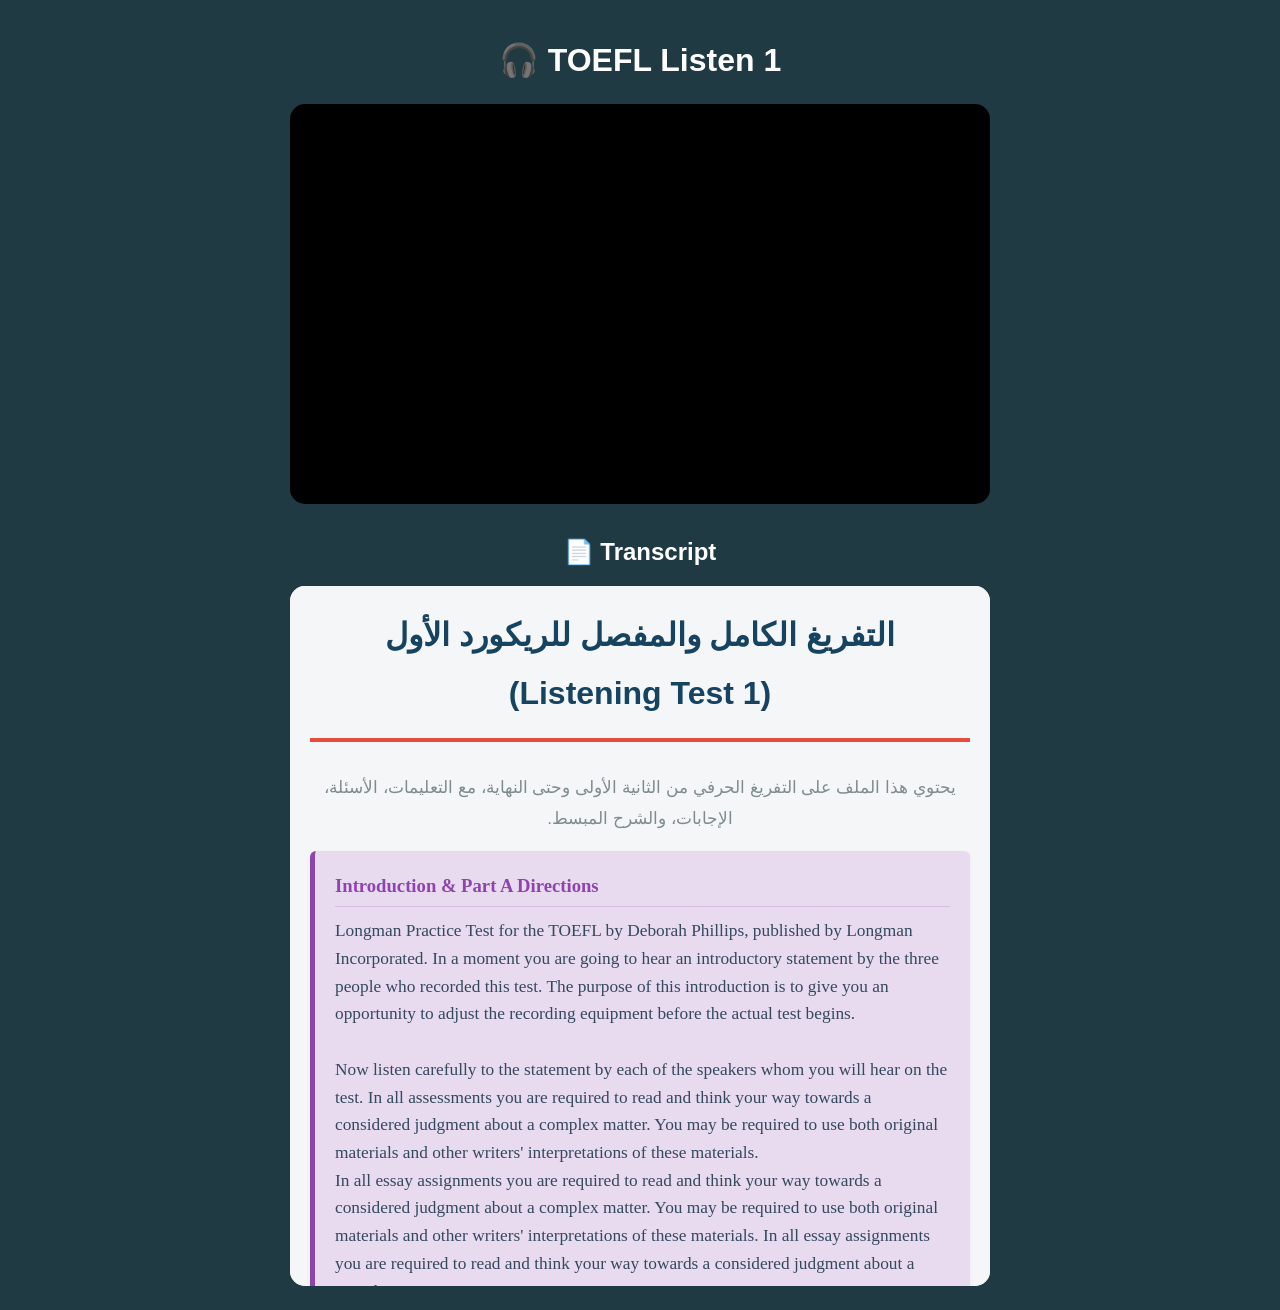
<file: listen/listen1.html>
<!DOCTYPE html>
<html lang="en">
<head>
  <meta charset="UTF-8">
  <meta name="viewport" content="width=device-width, initial-scale=1.0">
  <title>TOEFL Listen 1</title>

  <style>
    body {
      font-family: Arial, sans-serif;
      margin: 0;
      padding: 20px;
      background: #203a43;
      color: white;
      text-align: center;
    }

    h1 {
      margin-bottom: 25px;
    }

    iframe.video {
      width: 100%;
      max-width: 700px;
      height: 400px;
      border: 0;
      border-radius: 15px;
      background: black;
    }

    h2 {
      margin-top: 30px;
      margin-bottom: 20px;
    }

    iframe.transcript {
      width: 100%;
      max-width: 700px;
      height: 700px;
      border: 0;
      border-radius: 15px;
      background: white;
    }
  </style>
</head>

<body>

  <h1>🎧 TOEFL Listen 1</h1>

  <iframe
    class="video"
    src="https://www.youtube.com/embed/2EIFMwfpL2Y"
    allowfullscreen>
  </iframe>

  <h2>📄 Transcript</h2>

  <iframe
    class="transcript"
    src="TOEFL%20listen%20transcript%201.html">
  </iframe>

</body>
</html>
</file>
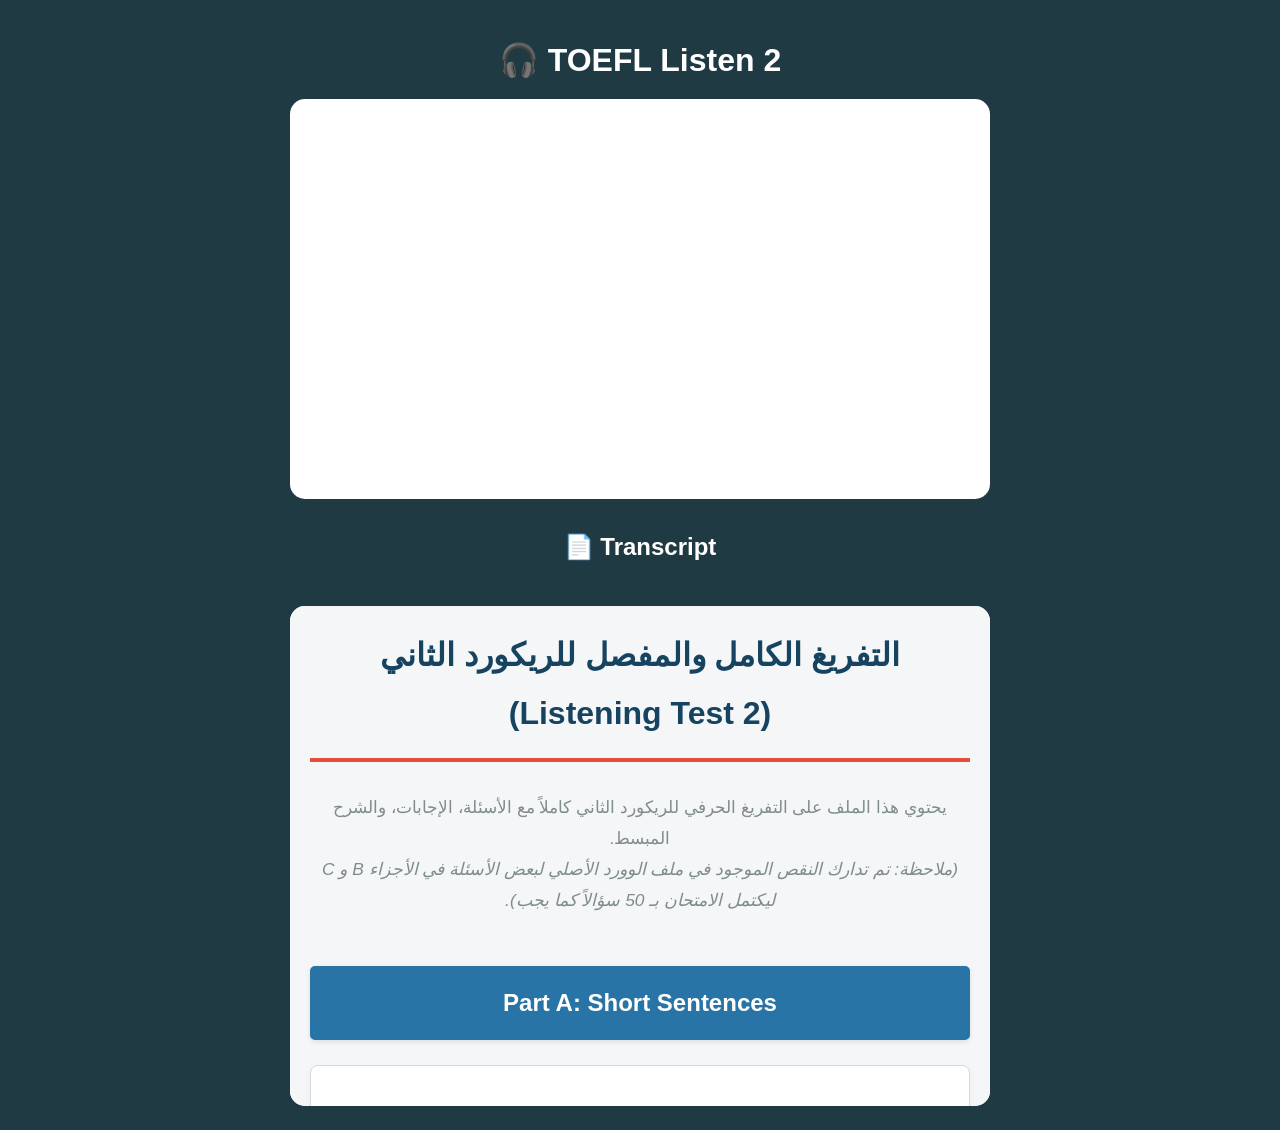
<file: listen/listen2.html>
<!DOCTYPE html>
<html lang="en">
<head>
  <meta charset="UTF-8">
  <meta name="viewport" content="width=device-width, initial-scale=1.0">
  <title>TOEFL Listen 2</title>

  <style>
    body {
      font-family: Arial, sans-serif;
      margin: 0;
      padding: 20px;
      background: #203a43;
      color: white;
      text-align: center;
    }

    h1 {
      margin-bottom: 20px;
    }

    iframe {
      width: 100%;
      max-width: 700px;
      border: 0;
      border-radius: 15px;
      background: white;
    }

    .video {
      height: 400px;
    }

    .transcript {
      height: 500px;
      margin-top: 25px;
    }

    h2 {
      margin-top: 30px;
    }
  </style>
</head>

<body>

  <h1>🎧 TOEFL Listen 2</h1>

  <iframe
    class="video"
    src="https://www.youtube.com/embed/0EqAtq6IDFQ"
    allowfullscreen>
  </iframe>

  <h2>📄 Transcript</h2>

  <iframe
    class="transcript"
    src="TOEFL%20listen%20transcript%202.html">
  </iframe>

</body>
</html>
</file>
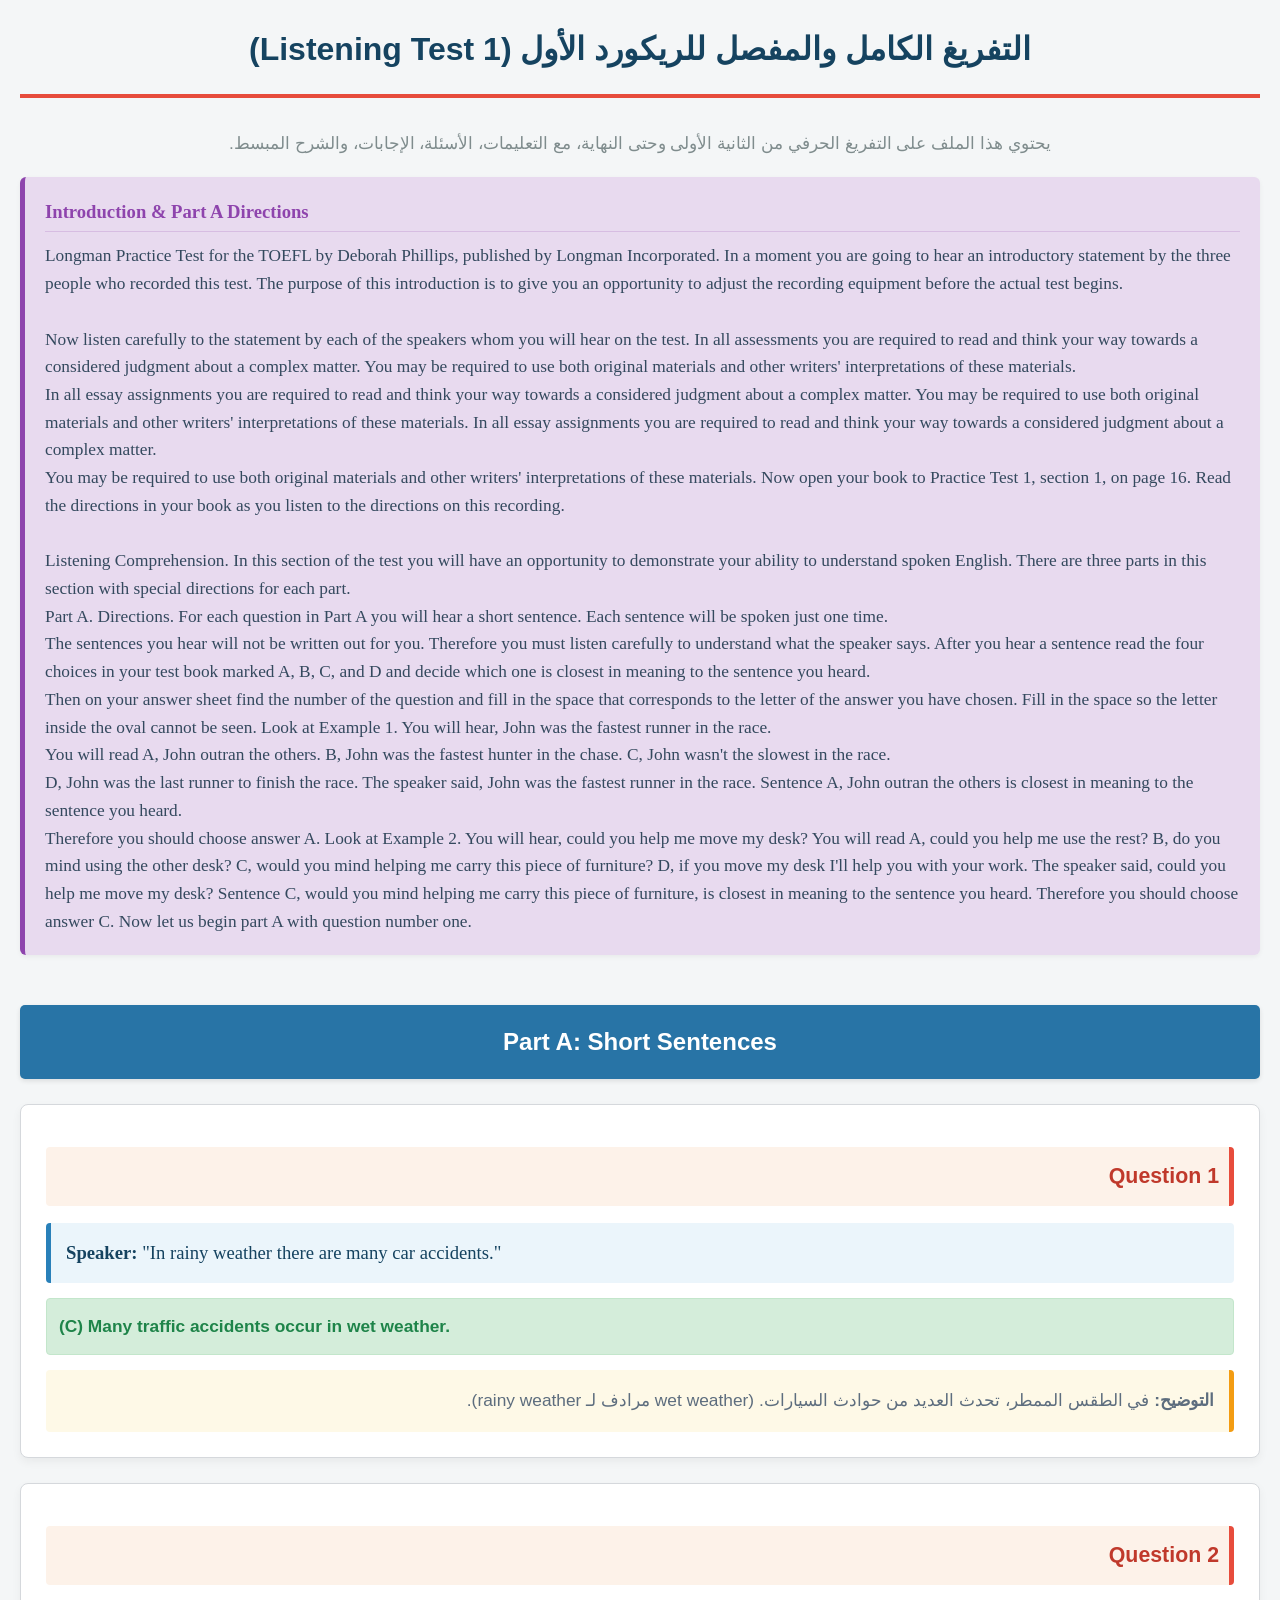
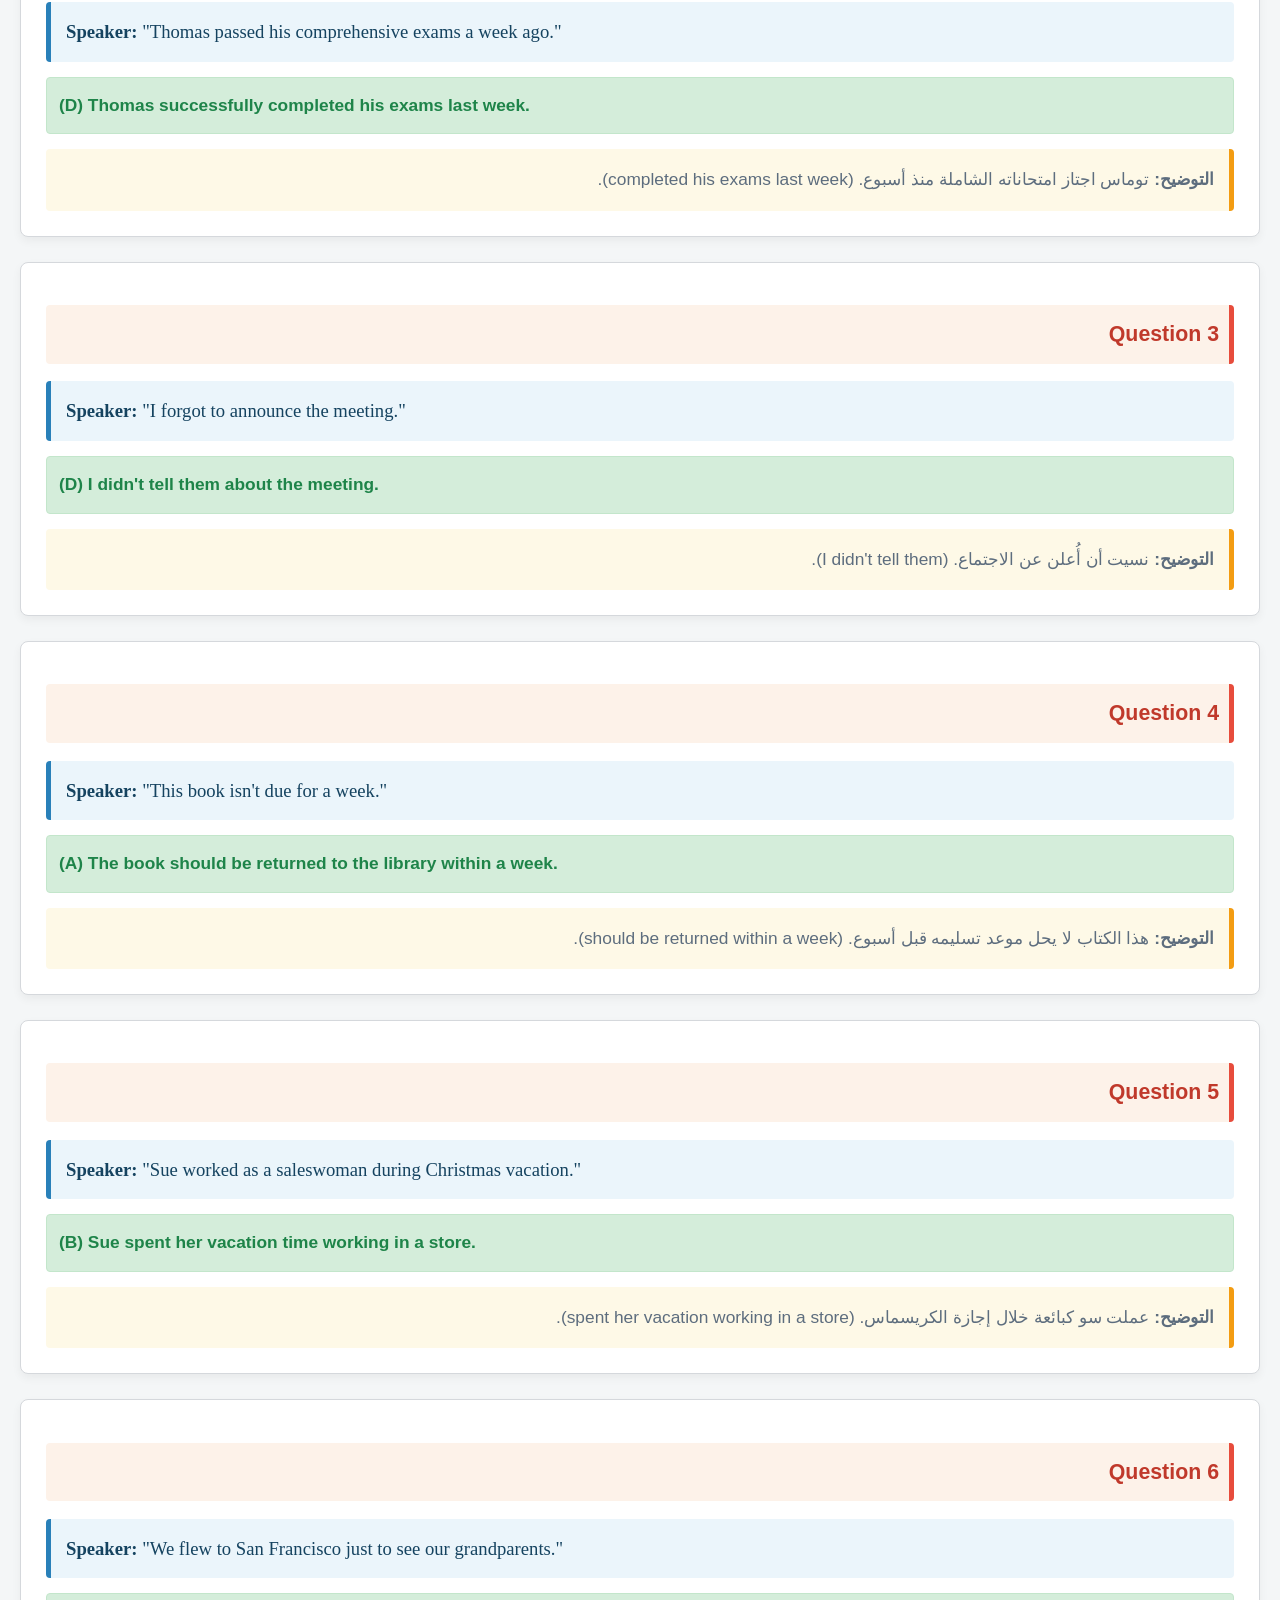
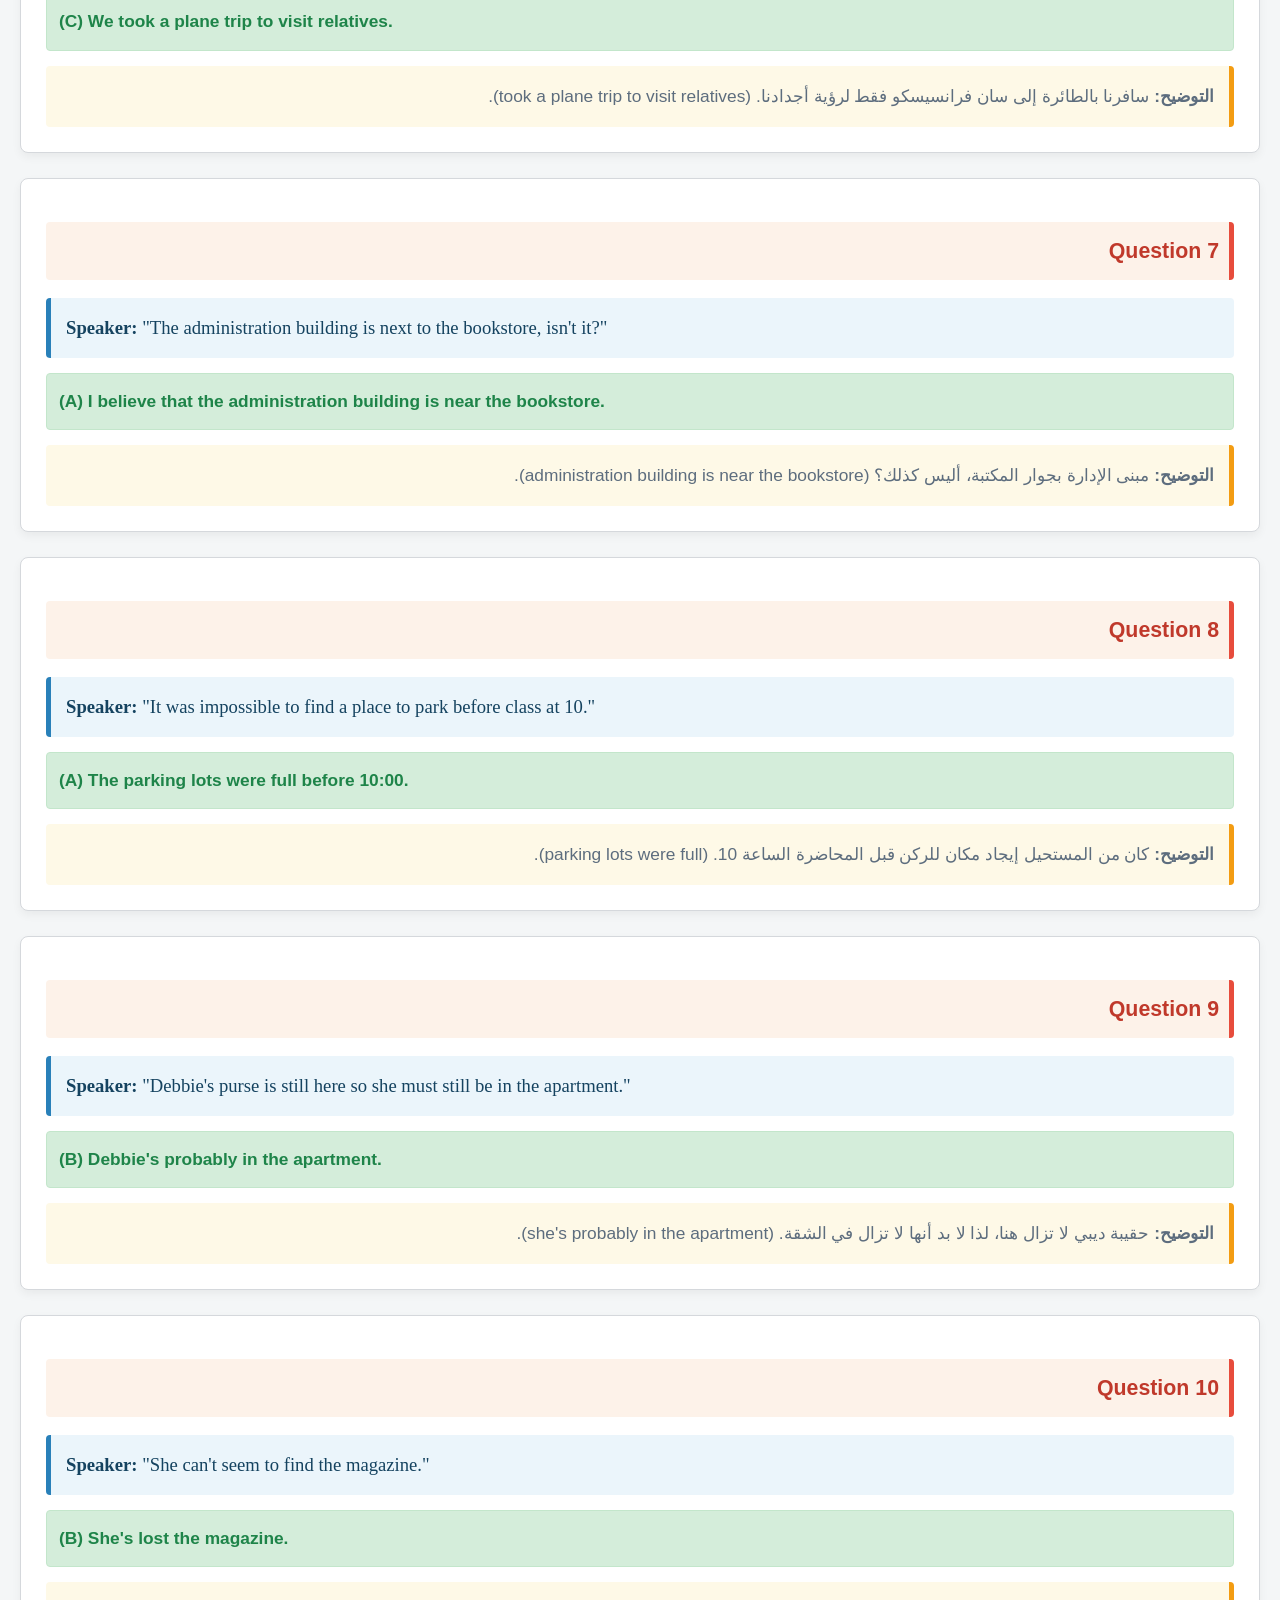
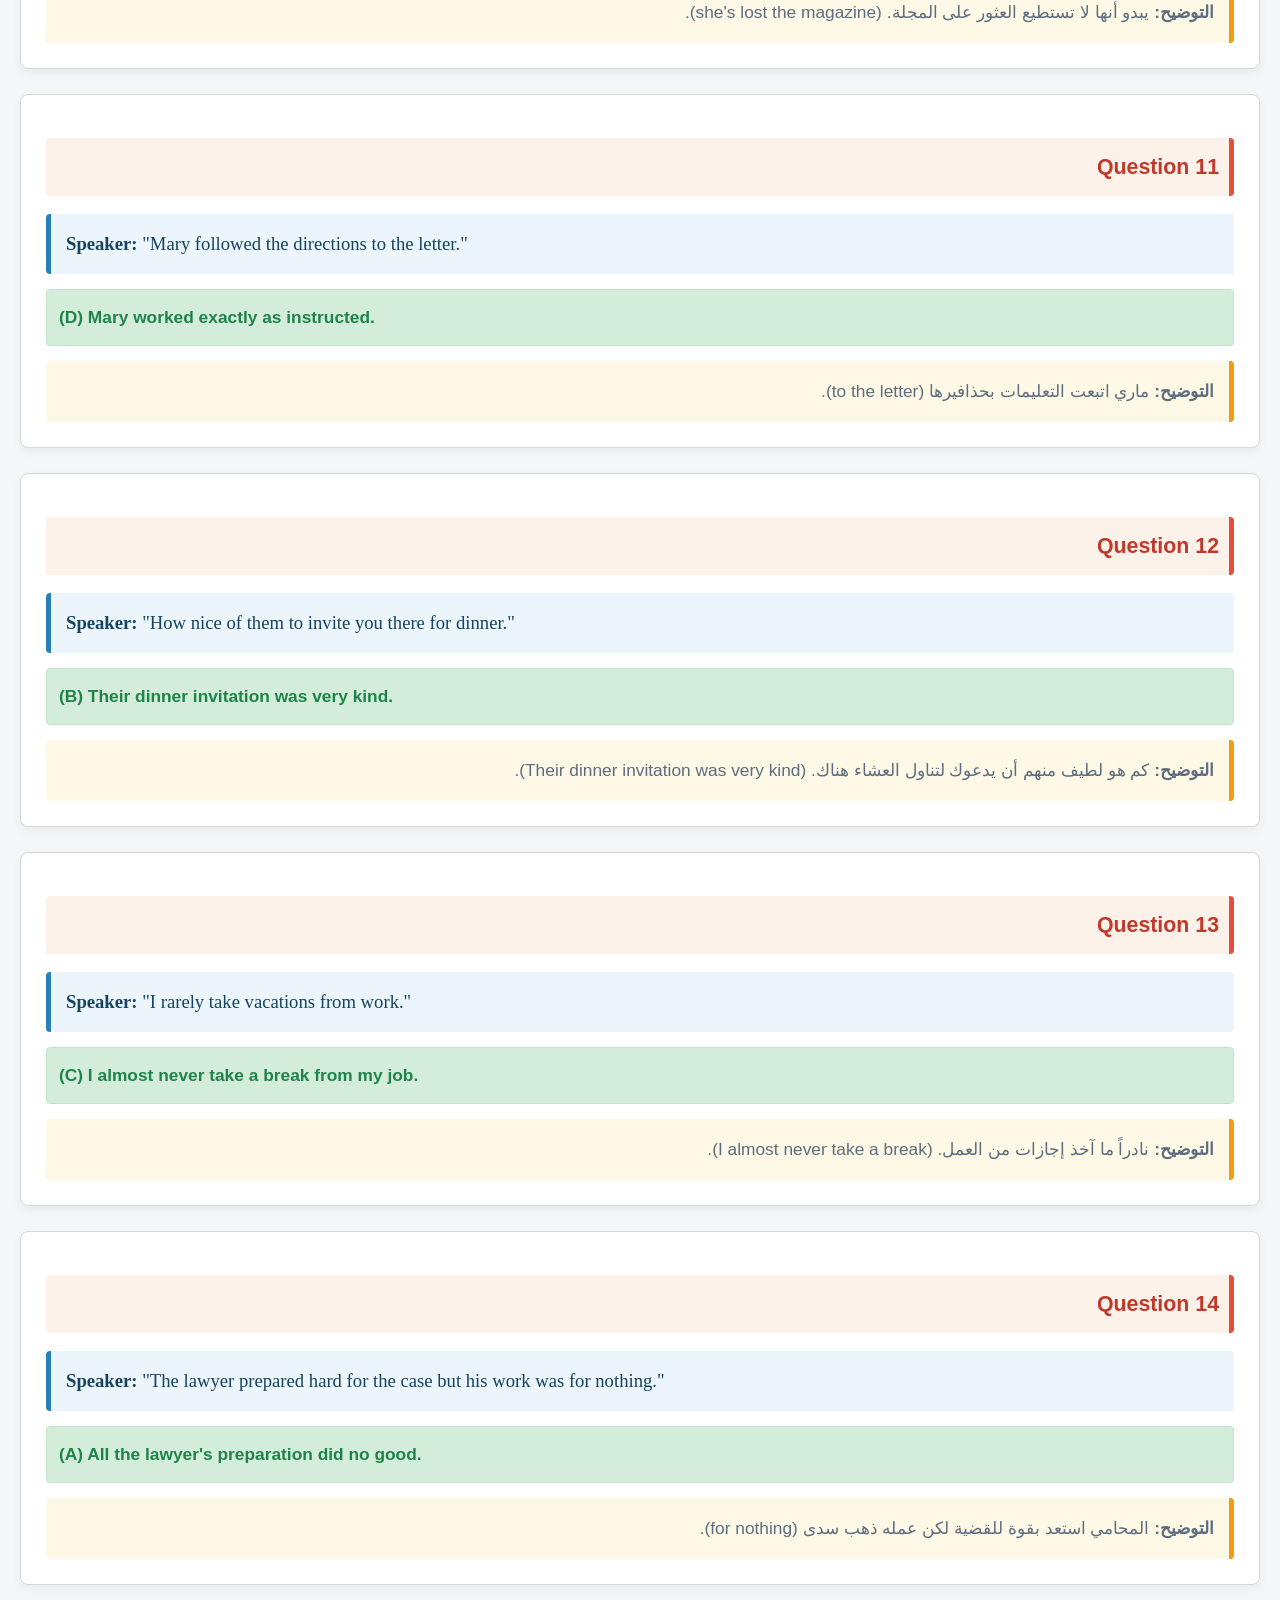
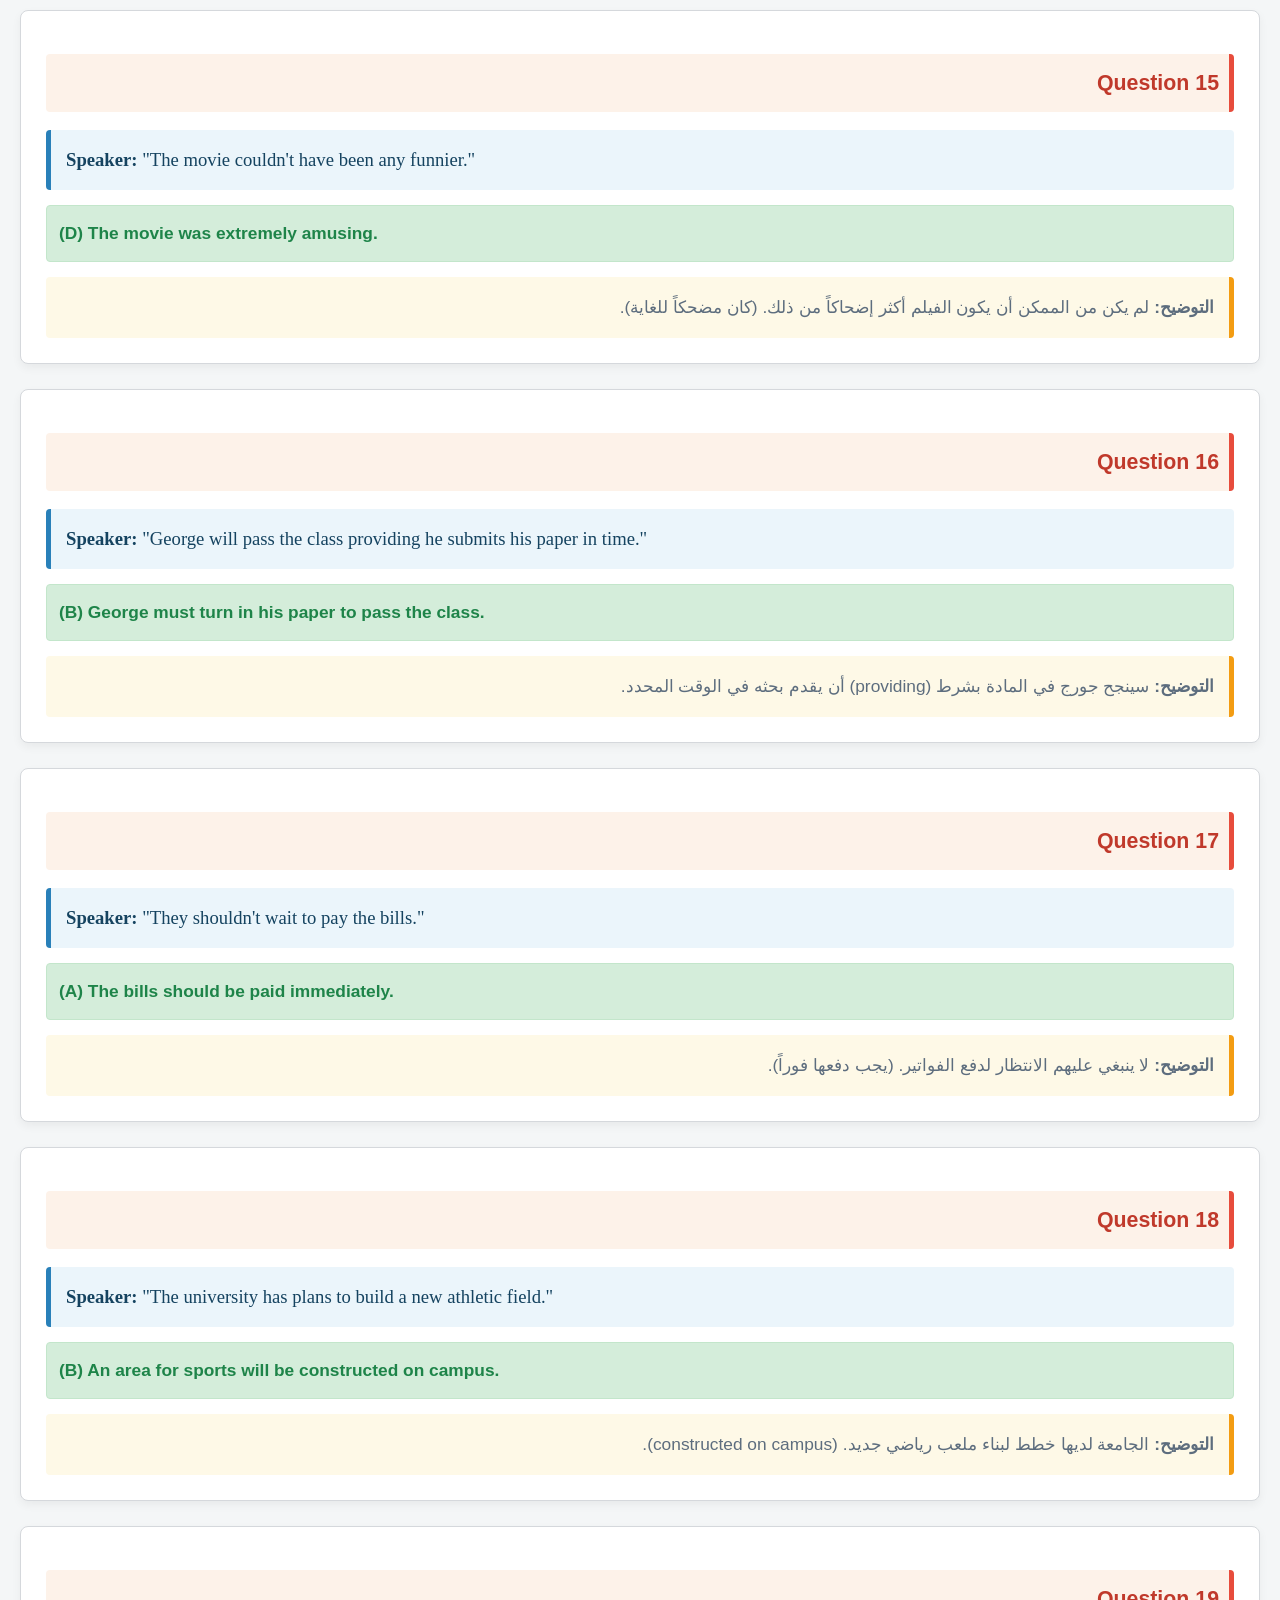
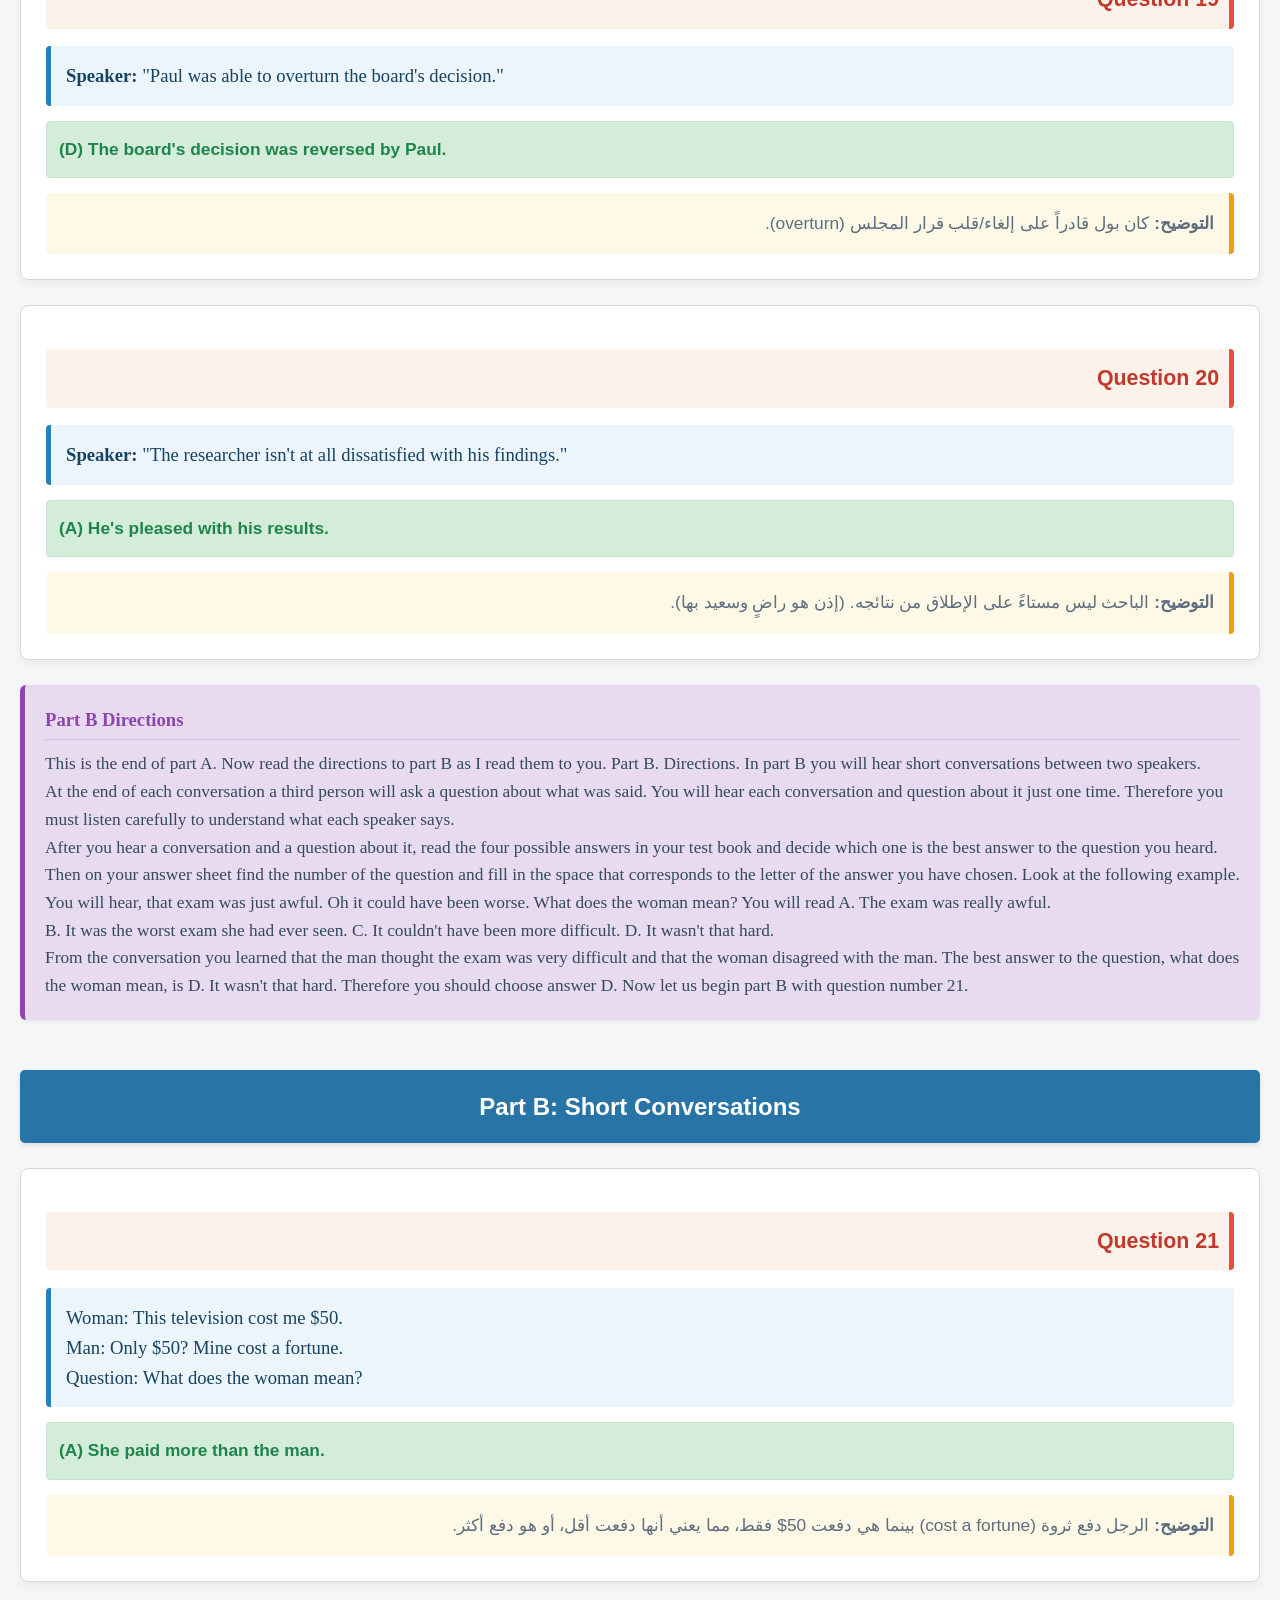
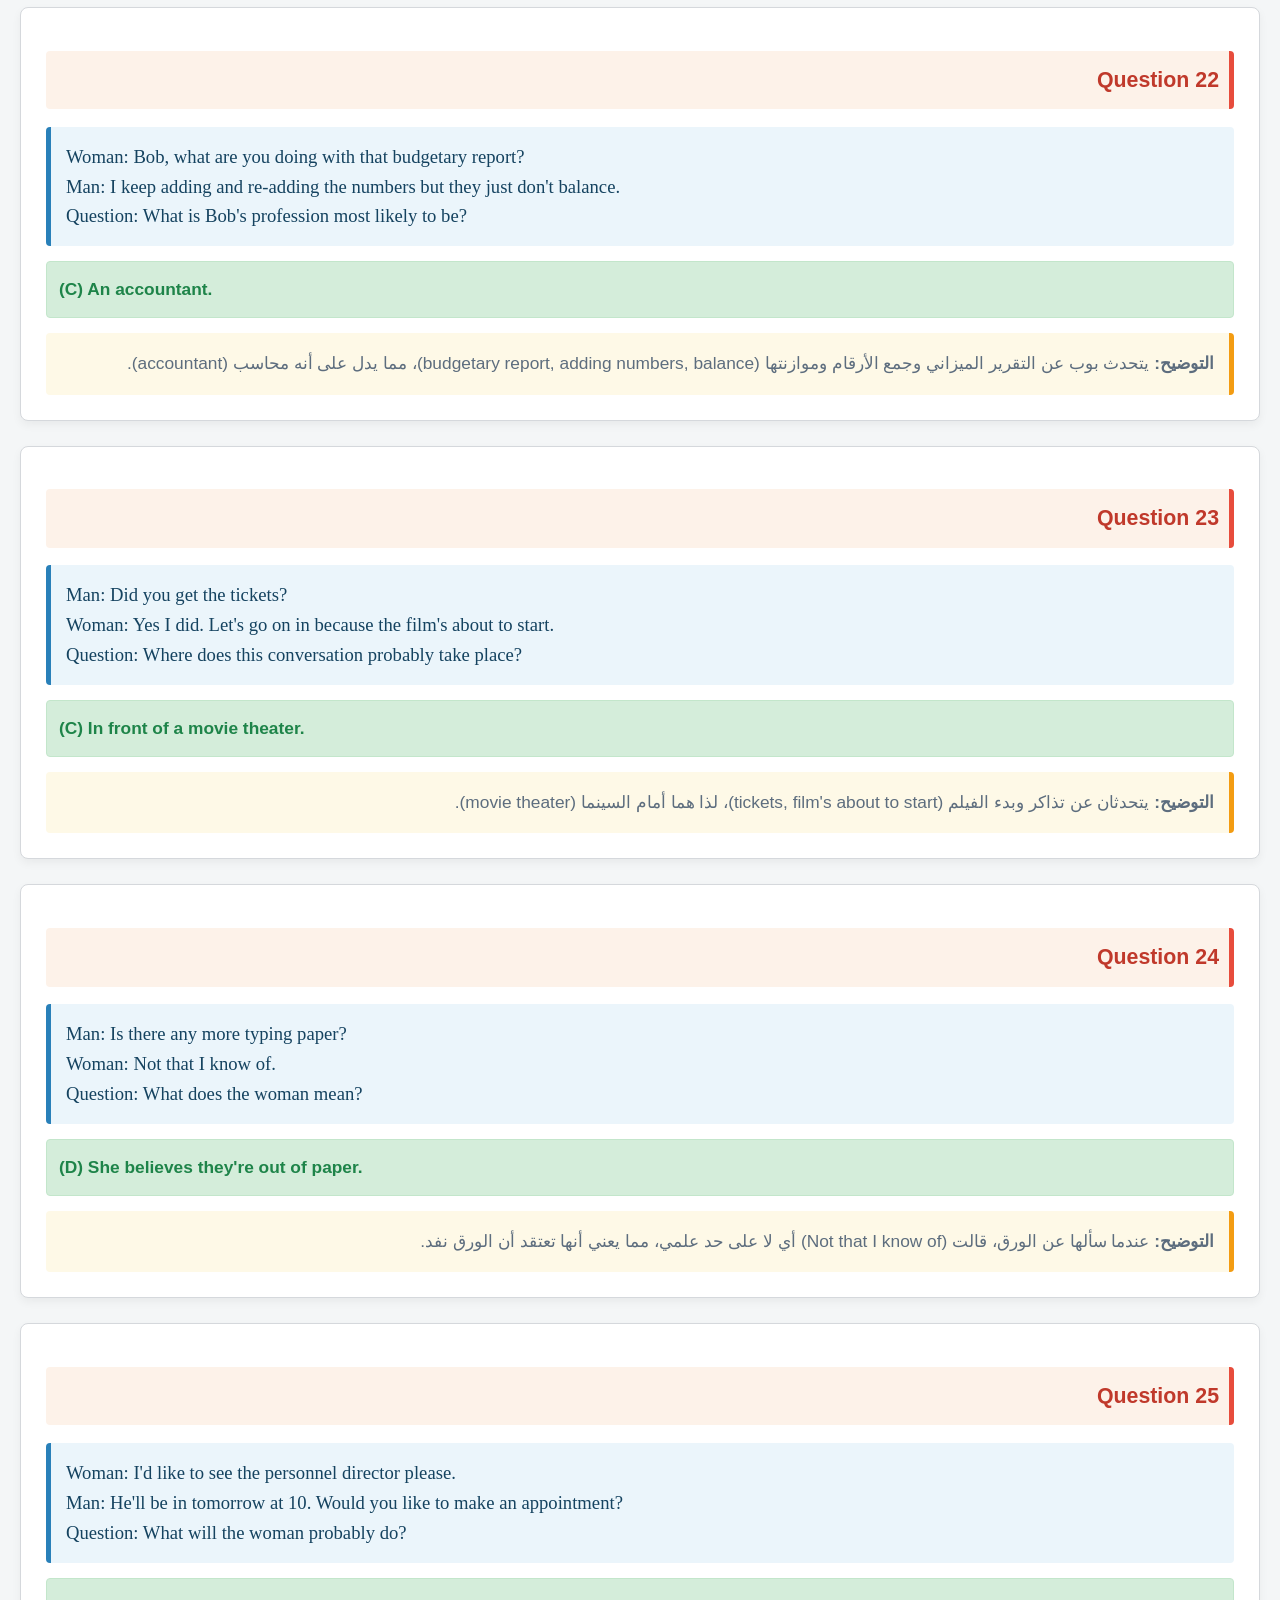
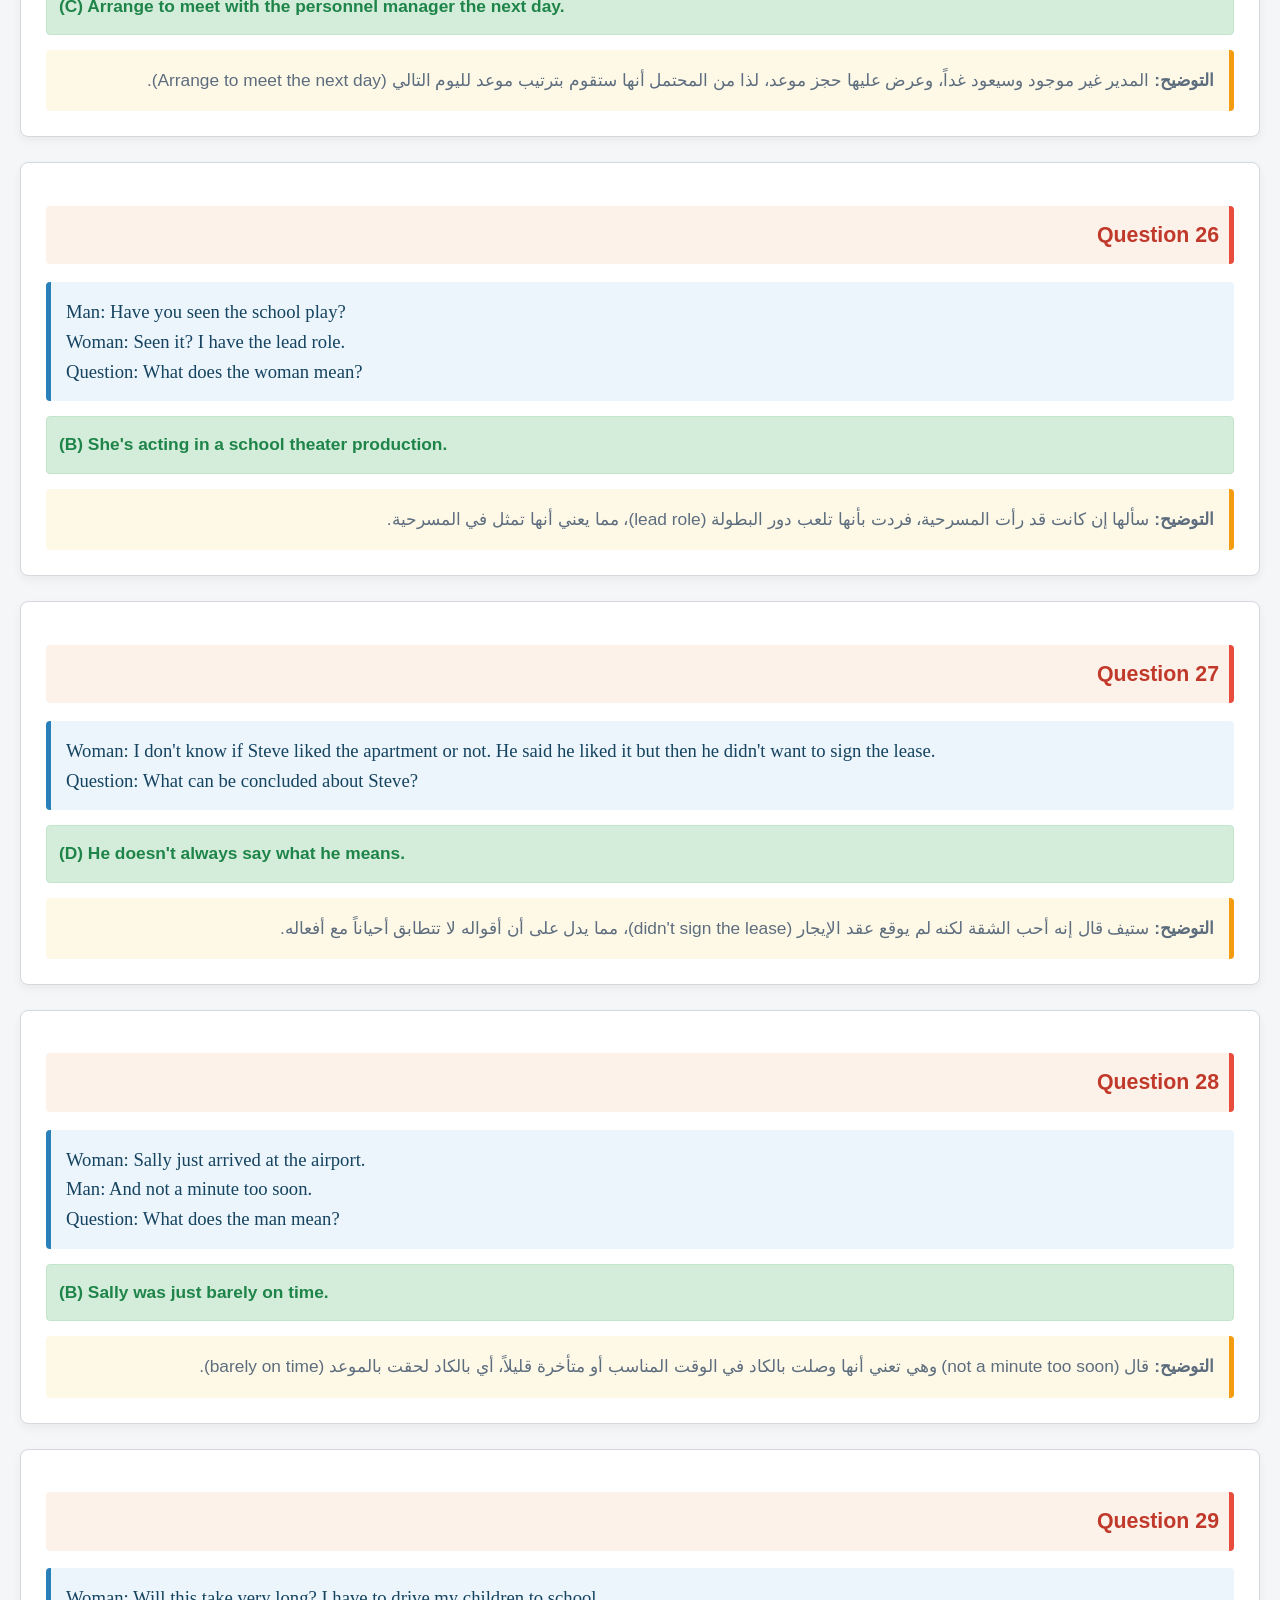
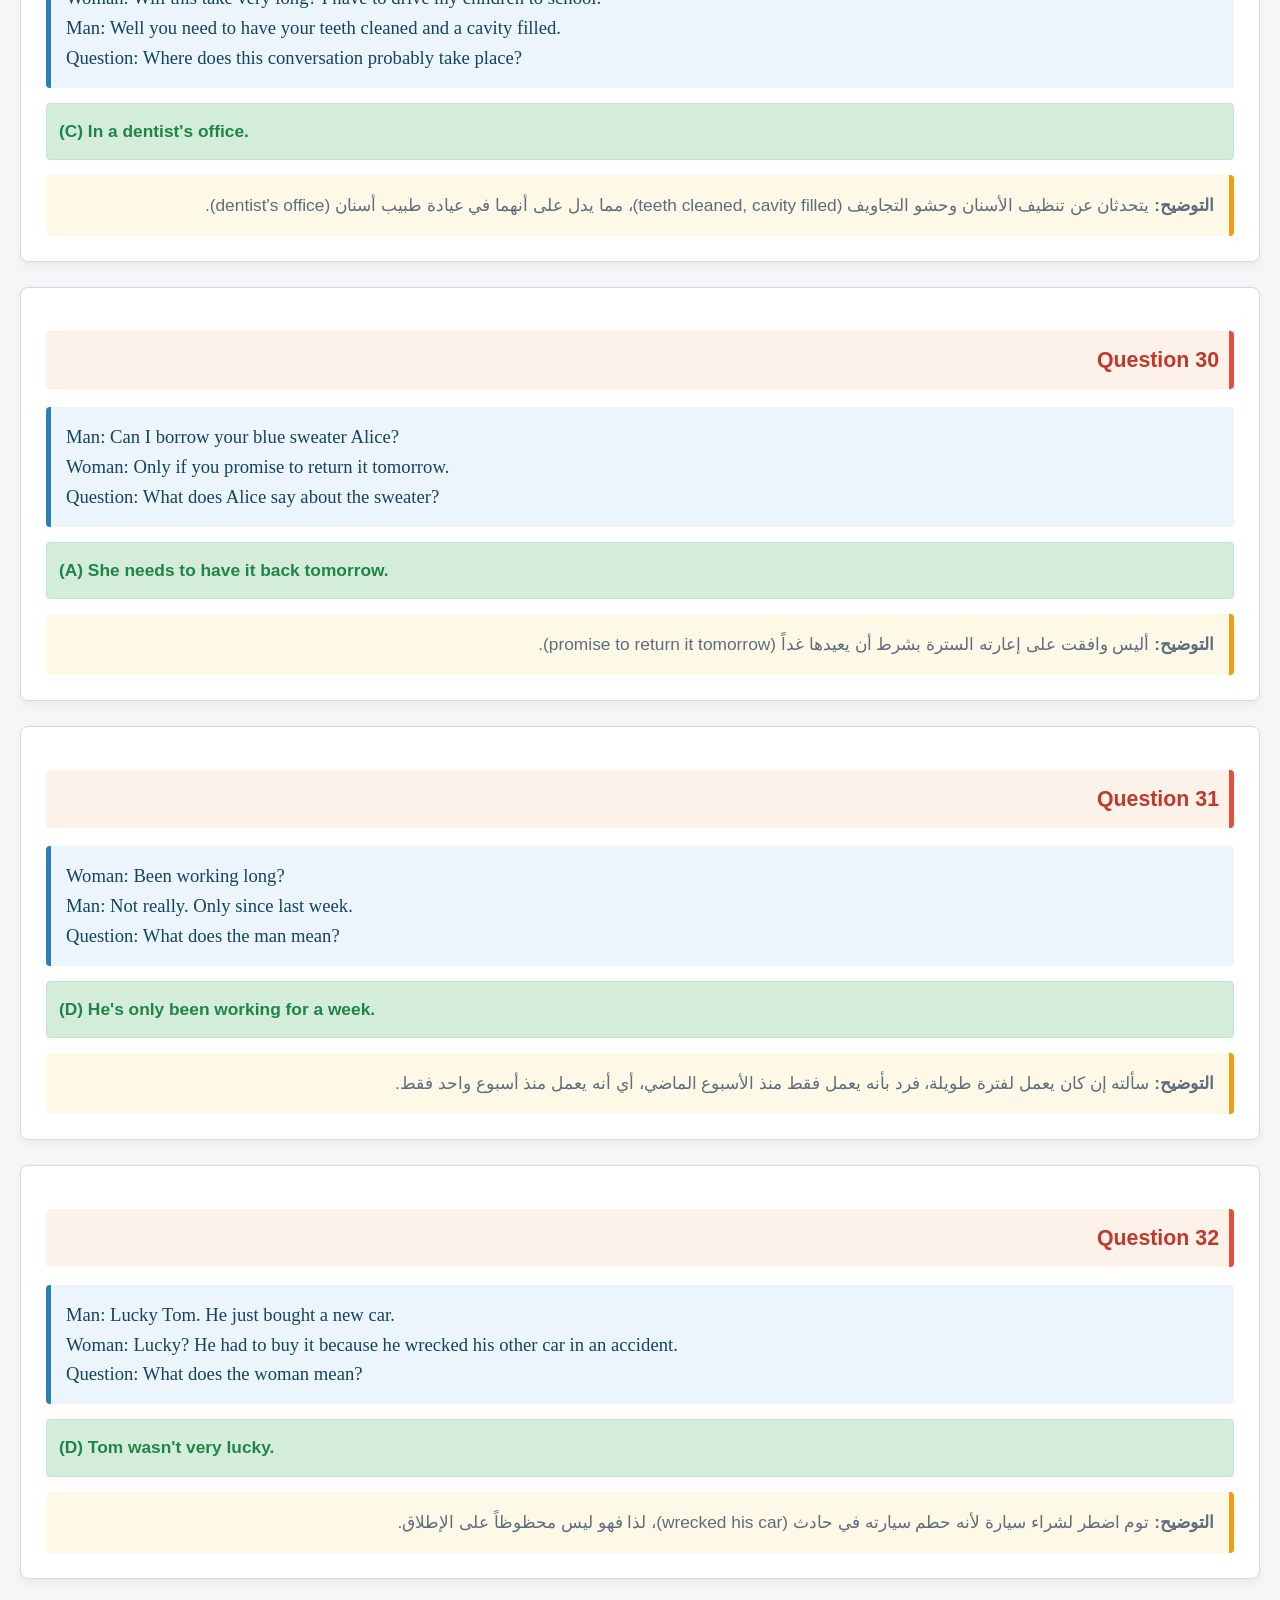
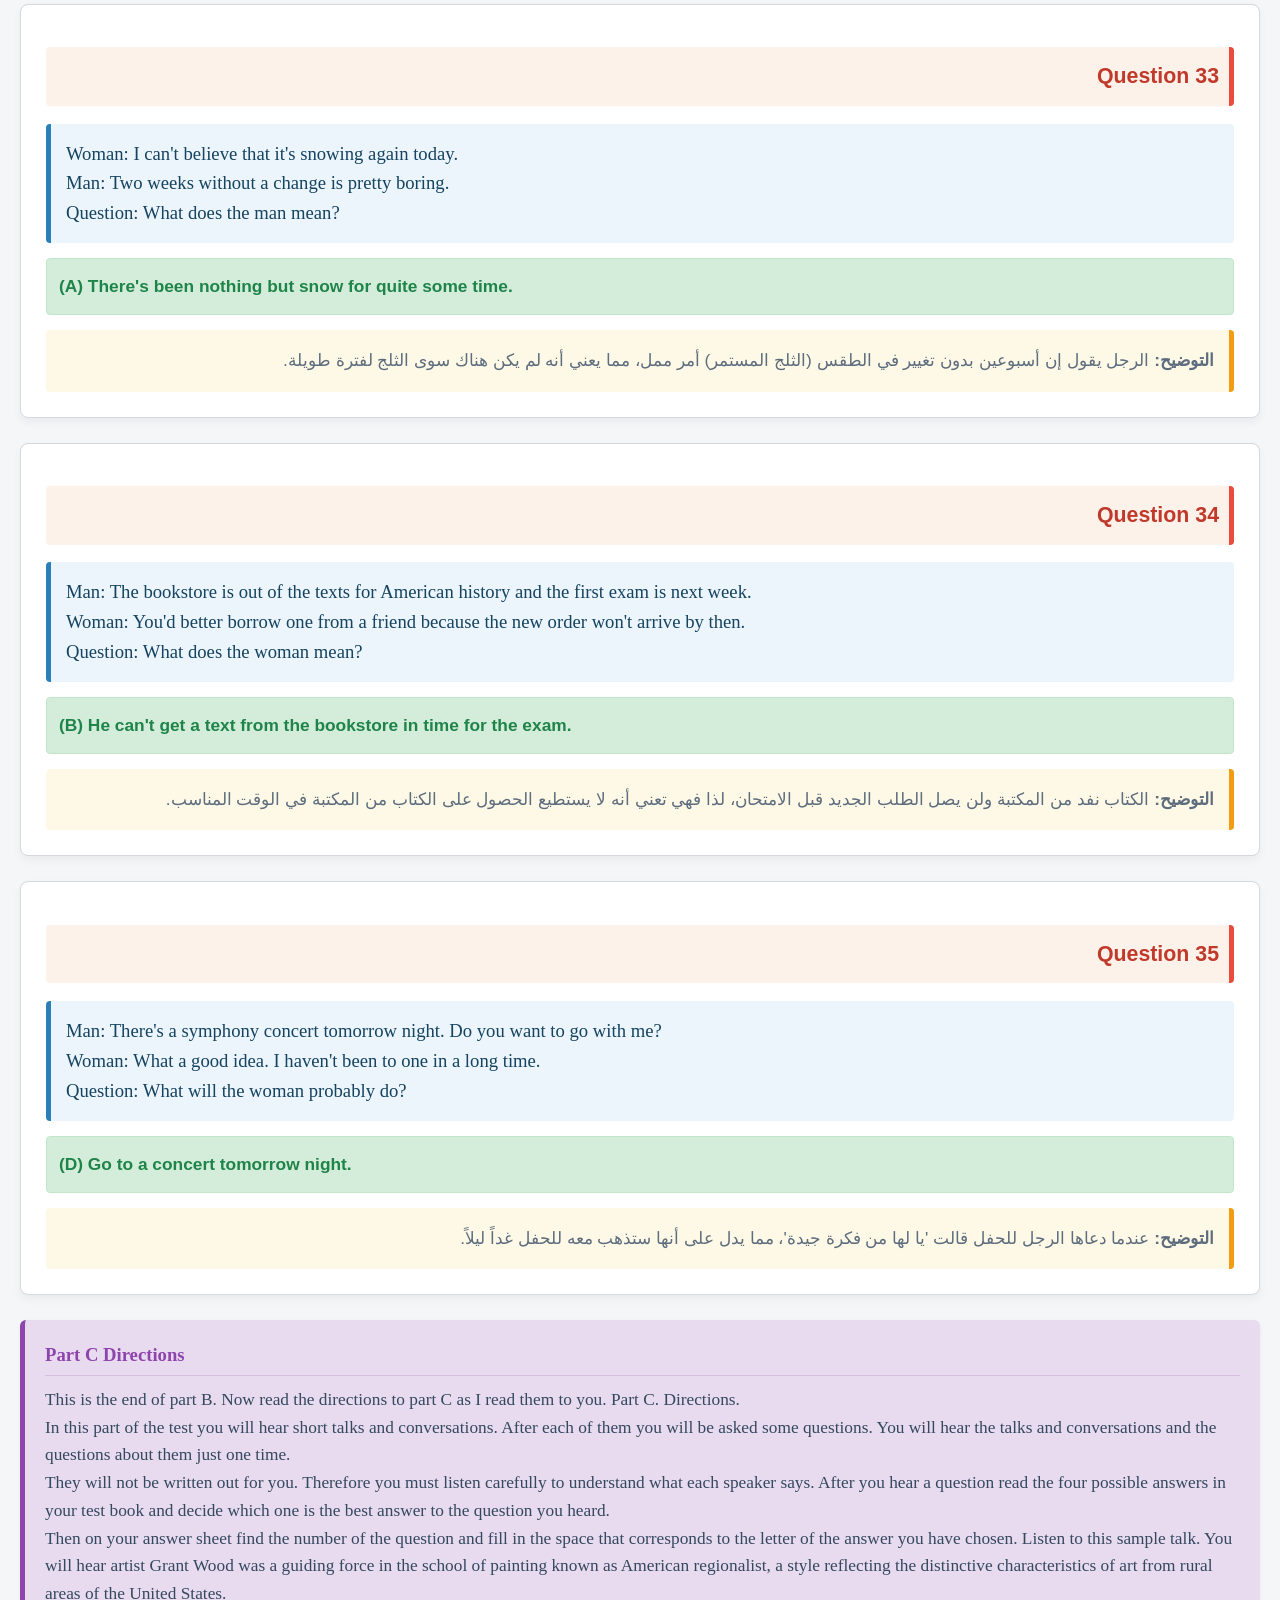
<file: listen/TOEFL listen transcript 1.html>
<!DOCTYPE html>
<html lang="ar" dir="rtl">
<head>
<meta charset="UTF-8">
<title>تفريغ شامل للريكورد الأول (Listening Test 1)</title>
<style>
    body { font-family: 'Segoe UI', Tahoma, Geneva, Verdana, sans-serif; color: #2c3e50; line-height: 1.8; background-color: #f4f6f7; margin: 20px; }
    h1 { text-align: center; color: #154360; border-bottom: 4px solid #e74c3c; padding-bottom: 15px; margin-bottom: 30px; font-size: 24pt;}
    h2 { color: #c0392b; background-color: #fdf2e9; padding: 10px; border-right: 5px solid #e74c3c; border-radius: 4px; font-size: 16pt; }
    .q-container { background: #fff; padding: 25px; margin-bottom: 25px; border-radius: 8px; box-shadow: 0 4px 10px rgba(0,0,0,0.05); border: 1px solid #d5d8dc; }
    .transcript { font-family: 'Georgia', serif; font-size: 14pt; color: #154360; direction: ltr; text-align: left; background-color: #ebf5fb; padding: 15px; border-left: 5px solid #2980b9; border-radius: 4px; margin-bottom: 15px; line-height: 1.6;}
    .answer { font-size: 13pt; font-weight: bold; color: #1e8449; background-color: #d4edda; padding: 12px; border-radius: 4px; border: 1px solid #c3e6cb; margin-bottom: 15px; direction: ltr; text-align: left; }
    .explanation { font-size: 13pt; color: #5d6d7e; background-color: #fef9e7; padding: 15px; border-right: 5px solid #f39c12; border-radius: 4px; }
    .part-title { font-size: 18pt; font-weight: bold; color: #fff; background-color: #2874a6; padding: 15px; text-align: center; border-radius: 5px; margin-top: 50px; margin-bottom: 25px; box-shadow: 0 2px 5px rgba(0,0,0,0.1); }
    .talk-context { font-family: 'Georgia', serif; font-size: 13pt; color: #34495e; background-color: #e8daef; padding: 20px; border-left: 5px solid #8e44ad; border-radius: 6px; margin-bottom: 25px; direction: ltr; text-align: left; line-height: 1.6; box-shadow: 0 2px 5px rgba(0,0,0,0.05);}
    .directions-title { font-weight: bold; color: #8e44ad; font-size: 14pt; margin-bottom: 10px; display: block; border-bottom: 1px solid #d7bde2; padding-bottom: 5px;}
</style>
</head>
<body>
    <h1>التفريغ الكامل والمفصل للريكورد الأول (Listening Test 1)</h1>
    <p style="text-align: center; font-size: 13pt; color: #7f8c8d;">يحتوي هذا الملف على التفريغ الحرفي من الثانية الأولى وحتى النهاية، مع التعليمات، الأسئلة، الإجابات، والشرح المبسط.</p>

    <!-- Intro and Part A Directions -->
    <div class="talk-context">
        <span class="directions-title">Introduction & Part A Directions</span>
        Longman Practice Test for the TOEFL by Deborah Phillips, published by Longman Incorporated. In a moment you are going to hear an introductory statement by the three people who recorded this test. The purpose of this introduction is to give you an opportunity to adjust the recording equipment before the actual test begins.<br><br>
        Now listen carefully to the statement by each of the speakers whom you will hear on the test. In all assessments you are required to read and think your way towards a considered judgment about a complex matter. You may be required to use both original materials and other writers' interpretations of these materials.<br>
        In all essay assignments you are required to read and think your way towards a considered judgment about a complex matter. You may be required to use both original materials and other writers' interpretations of these materials. In all essay assignments you are required to read and think your way towards a considered judgment about a complex matter.<br>
        You may be required to use both original materials and other writers' interpretations of these materials. Now open your book to Practice Test 1, section 1, on page 16. Read the directions in your book as you listen to the directions on this recording.<br><br>
        Listening Comprehension. In this section of the test you will have an opportunity to demonstrate your ability to understand spoken English. There are three parts in this section with special directions for each part.<br>
        Part A. Directions. For each question in Part A you will hear a short sentence. Each sentence will be spoken just one time.<br>
        The sentences you hear will not be written out for you. Therefore you must listen carefully to understand what the speaker says. After you hear a sentence read the four choices in your test book marked A, B, C, and D and decide which one is closest in meaning to the sentence you heard.<br>
        Then on your answer sheet find the number of the question and fill in the space that corresponds to the letter of the answer you have chosen. Fill in the space so the letter inside the oval cannot be seen. Look at Example 1. You will hear, John was the fastest runner in the race.<br>
        You will read A, John outran the others. B, John was the fastest hunter in the chase. C, John wasn't the slowest in the race.<br>
        D, John was the last runner to finish the race. The speaker said, John was the fastest runner in the race. Sentence A, John outran the others is closest in meaning to the sentence you heard.<br>
        Therefore you should choose answer A. Look at Example 2. You will hear, could you help me move my desk? You will read A, could you help me use the rest? B, do you mind using the other desk? C, would you mind helping me carry this piece of furniture? D, if you move my desk I'll help you with your work. The speaker said, could you help me move my desk? Sentence C, would you mind helping me carry this piece of furniture, is closest in meaning to the sentence you heard. Therefore you should choose answer C. Now let us begin part A with question number one.
    </div>

    <div class="part-title">Part A: Short Sentences</div>

    <div class="q-container">
        <h2>Question 1</h2>
        <div class="transcript"><strong>Speaker:</strong> "In rainy weather there are many car accidents."</div>
        <div class="answer">(C) Many traffic accidents occur in wet weather.</div>
        <div class="explanation"><strong>التوضيح:</strong> في الطقس الممطر، تحدث العديد من حوادث السيارات. (wet weather مرادف لـ rainy weather).</div>
    </div>
    
    <div class="q-container">
        <h2>Question 2</h2>
        <div class="transcript"><strong>Speaker:</strong> "Thomas passed his comprehensive exams a week ago."</div>
        <div class="answer">(D) Thomas successfully completed his exams last week.</div>
        <div class="explanation"><strong>التوضيح:</strong> توماس اجتاز امتحاناته الشاملة منذ أسبوع. (completed his exams last week).</div>
    </div>
    
    <div class="q-container">
        <h2>Question 3</h2>
        <div class="transcript"><strong>Speaker:</strong> "I forgot to announce the meeting."</div>
        <div class="answer">(D) I didn't tell them about the meeting.</div>
        <div class="explanation"><strong>التوضيح:</strong> نسيت أن أُعلن عن الاجتماع. (I didn't tell them).</div>
    </div>
    
    <div class="q-container">
        <h2>Question 4</h2>
        <div class="transcript"><strong>Speaker:</strong> "This book isn't due for a week."</div>
        <div class="answer">(A) The book should be returned to the library within a week.</div>
        <div class="explanation"><strong>التوضيح:</strong> هذا الكتاب لا يحل موعد تسليمه قبل أسبوع. (should be returned within a week).</div>
    </div>
    
    <div class="q-container">
        <h2>Question 5</h2>
        <div class="transcript"><strong>Speaker:</strong> "Sue worked as a saleswoman during Christmas vacation."</div>
        <div class="answer">(B) Sue spent her vacation time working in a store.</div>
        <div class="explanation"><strong>التوضيح:</strong> عملت سو كبائعة خلال إجازة الكريسماس. (spent her vacation working in a store).</div>
    </div>
    
    <div class="q-container">
        <h2>Question 6</h2>
        <div class="transcript"><strong>Speaker:</strong> "We flew to San Francisco just to see our grandparents."</div>
        <div class="answer">(C) We took a plane trip to visit relatives.</div>
        <div class="explanation"><strong>التوضيح:</strong> سافرنا بالطائرة إلى سان فرانسيسكو فقط لرؤية أجدادنا. (took a plane trip to visit relatives).</div>
    </div>
    
    <div class="q-container">
        <h2>Question 7</h2>
        <div class="transcript"><strong>Speaker:</strong> "The administration building is next to the bookstore, isn't it?"</div>
        <div class="answer">(A) I believe that the administration building is near the bookstore.</div>
        <div class="explanation"><strong>التوضيح:</strong> مبنى الإدارة بجوار المكتبة، أليس كذلك؟ (administration building is near the bookstore).</div>
    </div>
    
    <div class="q-container">
        <h2>Question 8</h2>
        <div class="transcript"><strong>Speaker:</strong> "It was impossible to find a place to park before class at 10."</div>
        <div class="answer">(A) The parking lots were full before 10:00.</div>
        <div class="explanation"><strong>التوضيح:</strong> كان من المستحيل إيجاد مكان للركن قبل المحاضرة الساعة 10. (parking lots were full).</div>
    </div>
    
    <div class="q-container">
        <h2>Question 9</h2>
        <div class="transcript"><strong>Speaker:</strong> "Debbie's purse is still here so she must still be in the apartment."</div>
        <div class="answer">(B) Debbie's probably in the apartment.</div>
        <div class="explanation"><strong>التوضيح:</strong> حقيبة ديبي لا تزال هنا، لذا لا بد أنها لا تزال في الشقة. (she's probably in the apartment).</div>
    </div>
    
    <div class="q-container">
        <h2>Question 10</h2>
        <div class="transcript"><strong>Speaker:</strong> "She can't seem to find the magazine."</div>
        <div class="answer">(B) She's lost the magazine.</div>
        <div class="explanation"><strong>التوضيح:</strong> يبدو أنها لا تستطيع العثور على المجلة. (she's lost the magazine).</div>
    </div>
    
    <div class="q-container">
        <h2>Question 11</h2>
        <div class="transcript"><strong>Speaker:</strong> "Mary followed the directions to the letter."</div>
        <div class="answer">(D) Mary worked exactly as instructed.</div>
        <div class="explanation"><strong>التوضيح:</strong> ماري اتبعت التعليمات بحذافيرها (to the letter).</div>
    </div>
    
    <div class="q-container">
        <h2>Question 12</h2>
        <div class="transcript"><strong>Speaker:</strong> "How nice of them to invite you there for dinner."</div>
        <div class="answer">(B) Their dinner invitation was very kind.</div>
        <div class="explanation"><strong>التوضيح:</strong> كم هو لطيف منهم أن يدعوك لتناول العشاء هناك. (Their dinner invitation was very kind).</div>
    </div>
    
    <div class="q-container">
        <h2>Question 13</h2>
        <div class="transcript"><strong>Speaker:</strong> "I rarely take vacations from work."</div>
        <div class="answer">(C) I almost never take a break from my job.</div>
        <div class="explanation"><strong>التوضيح:</strong> نادراً ما آخذ إجازات من العمل. (I almost never take a break).</div>
    </div>
    
    <div class="q-container">
        <h2>Question 14</h2>
        <div class="transcript"><strong>Speaker:</strong> "The lawyer prepared hard for the case but his work was for nothing."</div>
        <div class="answer">(A) All the lawyer's preparation did no good.</div>
        <div class="explanation"><strong>التوضيح:</strong> المحامي استعد بقوة للقضية لكن عمله ذهب سدى (for nothing).</div>
    </div>
    
    <div class="q-container">
        <h2>Question 15</h2>
        <div class="transcript"><strong>Speaker:</strong> "The movie couldn't have been any funnier."</div>
        <div class="answer">(D) The movie was extremely amusing.</div>
        <div class="explanation"><strong>التوضيح:</strong> لم يكن من الممكن أن يكون الفيلم أكثر إضحاكاً من ذلك. (كان مضحكاً للغاية).</div>
    </div>
    
    <div class="q-container">
        <h2>Question 16</h2>
        <div class="transcript"><strong>Speaker:</strong> "George will pass the class providing he submits his paper in time."</div>
        <div class="answer">(B) George must turn in his paper to pass the class.</div>
        <div class="explanation"><strong>التوضيح:</strong> سينجح جورج في المادة بشرط (providing) أن يقدم بحثه في الوقت المحدد.</div>
    </div>
    
    <div class="q-container">
        <h2>Question 17</h2>
        <div class="transcript"><strong>Speaker:</strong> "They shouldn't wait to pay the bills."</div>
        <div class="answer">(A) The bills should be paid immediately.</div>
        <div class="explanation"><strong>التوضيح:</strong> لا ينبغي عليهم الانتظار لدفع الفواتير. (يجب دفعها فوراً).</div>
    </div>
    
    <div class="q-container">
        <h2>Question 18</h2>
        <div class="transcript"><strong>Speaker:</strong> "The university has plans to build a new athletic field."</div>
        <div class="answer">(B) An area for sports will be constructed on campus.</div>
        <div class="explanation"><strong>التوضيح:</strong> الجامعة لديها خطط لبناء ملعب رياضي جديد. (constructed on campus).</div>
    </div>
    
    <div class="q-container">
        <h2>Question 19</h2>
        <div class="transcript"><strong>Speaker:</strong> "Paul was able to overturn the board's decision."</div>
        <div class="answer">(D) The board's decision was reversed by Paul.</div>
        <div class="explanation"><strong>التوضيح:</strong> كان بول قادراً على إلغاء/قلب قرار المجلس (overturn).</div>
    </div>
    
    <div class="q-container">
        <h2>Question 20</h2>
        <div class="transcript"><strong>Speaker:</strong> "The researcher isn't at all dissatisfied with his findings."</div>
        <div class="answer">(A) He's pleased with his results.</div>
        <div class="explanation"><strong>التوضيح:</strong> الباحث ليس مستاءً على الإطلاق من نتائجه. (إذن هو راضٍ وسعيد بها).</div>
    </div>
    
    <div class="talk-context">
        <span class="directions-title">Part B Directions</span>
        This is the end of part A. Now read the directions to part B as I read them to you. Part B. Directions. In part B you will hear short conversations between two speakers.<br>
        At the end of each conversation a third person will ask a question about what was said. You will hear each conversation and question about it just one time. Therefore you must listen carefully to understand what each speaker says.<br>
        After you hear a conversation and a question about it, read the four possible answers in your test book and decide which one is the best answer to the question you heard. Then on your answer sheet find the number of the question and fill in the space that corresponds to the letter of the answer you have chosen. Look at the following example.<br>
        You will hear, that exam was just awful. Oh it could have been worse. What does the woman mean? You will read A. The exam was really awful.<br>
        B. It was the worst exam she had ever seen. C. It couldn't have been more difficult. D. It wasn't that hard.<br>
        From the conversation you learned that the man thought the exam was very difficult and that the woman disagreed with the man. The best answer to the question, what does the woman mean, is D. It wasn't that hard. Therefore you should choose answer D. Now let us begin part B with question number 21.
    </div>

    <div class="part-title">Part B: Short Conversations</div>

    <div class="q-container">
        <h2>Question 21</h2>
        <div class="transcript">Woman: This television cost me $50.<br>Man: Only $50? Mine cost a fortune.<br>Question: What does the woman mean?</div>
        <div class="answer">(A) She paid more than the man.</div>
        <div class="explanation"><strong>التوضيح:</strong> الرجل دفع ثروة (cost a fortune) بينما هي دفعت 50$ فقط، مما يعني أنها دفعت أقل، أو هو دفع أكثر.</div>
    </div>
    
    <div class="q-container">
        <h2>Question 22</h2>
        <div class="transcript">Woman: Bob, what are you doing with that budgetary report?<br>Man: I keep adding and re-adding the numbers but they just don't balance.<br>Question: What is Bob's profession most likely to be?</div>
        <div class="answer">(C) An accountant.</div>
        <div class="explanation"><strong>التوضيح:</strong> يتحدث بوب عن التقرير الميزاني وجمع الأرقام وموازنتها (budgetary report, adding numbers, balance)، مما يدل على أنه محاسب (accountant).</div>
    </div>
    
    <div class="q-container">
        <h2>Question 23</h2>
        <div class="transcript">Man: Did you get the tickets?<br>Woman: Yes I did. Let's go on in because the film's about to start.<br>Question: Where does this conversation probably take place?</div>
        <div class="answer">(C) In front of a movie theater.</div>
        <div class="explanation"><strong>التوضيح:</strong> يتحدثان عن تذاكر وبدء الفيلم (tickets, film's about to start)، لذا هما أمام السينما (movie theater).</div>
    </div>
    
    <div class="q-container">
        <h2>Question 24</h2>
        <div class="transcript">Man: Is there any more typing paper?<br>Woman: Not that I know of.<br>Question: What does the woman mean?</div>
        <div class="answer">(D) She believes they're out of paper.</div>
        <div class="explanation"><strong>التوضيح:</strong> عندما سألها عن الورق، قالت (Not that I know of) أي لا على حد علمي، مما يعني أنها تعتقد أن الورق نفد.</div>
    </div>
    
    <div class="q-container">
        <h2>Question 25</h2>
        <div class="transcript">Woman: I'd like to see the personnel director please.<br>Man: He'll be in tomorrow at 10. Would you like to make an appointment?<br>Question: What will the woman probably do?</div>
        <div class="answer">(C) Arrange to meet with the personnel manager the next day.</div>
        <div class="explanation"><strong>التوضيح:</strong> المدير غير موجود وسيعود غداً، وعرض عليها حجز موعد، لذا من المحتمل أنها ستقوم بترتيب موعد لليوم التالي (Arrange to meet the next day).</div>
    </div>
    
    <div class="q-container">
        <h2>Question 26</h2>
        <div class="transcript">Man: Have you seen the school play?<br>Woman: Seen it? I have the lead role.<br>Question: What does the woman mean?</div>
        <div class="answer">(B) She's acting in a school theater production.</div>
        <div class="explanation"><strong>التوضيح:</strong> سألها إن كانت قد رأت المسرحية، فردت بأنها تلعب دور البطولة (lead role)، مما يعني أنها تمثل في المسرحية.</div>
    </div>
    
    <div class="q-container">
        <h2>Question 27</h2>
        <div class="transcript">Woman: I don't know if Steve liked the apartment or not. He said he liked it but then he didn't want to sign the lease.<br>Question: What can be concluded about Steve?</div>
        <div class="answer">(D) He doesn't always say what he means.</div>
        <div class="explanation"><strong>التوضيح:</strong> ستيف قال إنه أحب الشقة لكنه لم يوقع عقد الإيجار (didn't sign the lease)، مما يدل على أن أقواله لا تتطابق أحياناً مع أفعاله.</div>
    </div>
    
    <div class="q-container">
        <h2>Question 28</h2>
        <div class="transcript">Woman: Sally just arrived at the airport.<br>Man: And not a minute too soon.<br>Question: What does the man mean?</div>
        <div class="answer">(B) Sally was just barely on time.</div>
        <div class="explanation"><strong>التوضيح:</strong> قال (not a minute too soon) وهي تعني أنها وصلت بالكاد في الوقت المناسب أو متأخرة قليلاً، أي بالكاد لحقت بالموعد (barely on time).</div>
    </div>
    
    <div class="q-container">
        <h2>Question 29</h2>
        <div class="transcript">Woman: Will this take very long? I have to drive my children to school.<br>Man: Well you need to have your teeth cleaned and a cavity filled.<br>Question: Where does this conversation probably take place?</div>
        <div class="answer">(C) In a dentist's office.</div>
        <div class="explanation"><strong>التوضيح:</strong> يتحدثان عن تنظيف الأسنان وحشو التجاويف (teeth cleaned, cavity filled)، مما يدل على أنهما في عيادة طبيب أسنان (dentist's office).</div>
    </div>
    
    <div class="q-container">
        <h2>Question 30</h2>
        <div class="transcript">Man: Can I borrow your blue sweater Alice?<br>Woman: Only if you promise to return it tomorrow.<br>Question: What does Alice say about the sweater?</div>
        <div class="answer">(A) She needs to have it back tomorrow.</div>
        <div class="explanation"><strong>التوضيح:</strong> أليس وافقت على إعارته السترة بشرط أن يعيدها غداً (promise to return it tomorrow).</div>
    </div>
    
    <div class="q-container">
        <h2>Question 31</h2>
        <div class="transcript">Woman: Been working long?<br>Man: Not really. Only since last week.<br>Question: What does the man mean?</div>
        <div class="answer">(D) He's only been working for a week.</div>
        <div class="explanation"><strong>التوضيح:</strong> سألته إن كان يعمل لفترة طويلة، فرد بأنه يعمل فقط منذ الأسبوع الماضي، أي أنه يعمل منذ أسبوع واحد فقط.</div>
    </div>
    
    <div class="q-container">
        <h2>Question 32</h2>
        <div class="transcript">Man: Lucky Tom. He just bought a new car.<br>Woman: Lucky? He had to buy it because he wrecked his other car in an accident.<br>Question: What does the woman mean?</div>
        <div class="answer">(D) Tom wasn't very lucky.</div>
        <div class="explanation"><strong>التوضيح:</strong> توم اضطر لشراء سيارة لأنه حطم سيارته في حادث (wrecked his car)، لذا فهو ليس محظوظاً على الإطلاق.</div>
    </div>
    
    <div class="q-container">
        <h2>Question 33</h2>
        <div class="transcript">Woman: I can't believe that it's snowing again today.<br>Man: Two weeks without a change is pretty boring.<br>Question: What does the man mean?</div>
        <div class="answer">(A) There's been nothing but snow for quite some time.</div>
        <div class="explanation"><strong>التوضيح:</strong> الرجل يقول إن أسبوعين بدون تغيير في الطقس (الثلج المستمر) أمر ممل، مما يعني أنه لم يكن هناك سوى الثلج لفترة طويلة.</div>
    </div>
    
    <div class="q-container">
        <h2>Question 34</h2>
        <div class="transcript">Man: The bookstore is out of the texts for American history and the first exam is next week.<br>Woman: You'd better borrow one from a friend because the new order won't arrive by then.<br>Question: What does the woman mean?</div>
        <div class="answer">(B) He can't get a text from the bookstore in time for the exam.</div>
        <div class="explanation"><strong>التوضيح:</strong> الكتاب نفد من المكتبة ولن يصل الطلب الجديد قبل الامتحان، لذا فهي تعني أنه لا يستطيع الحصول على الكتاب من المكتبة في الوقت المناسب.</div>
    </div>
    
    <div class="q-container">
        <h2>Question 35</h2>
        <div class="transcript">Man: There's a symphony concert tomorrow night. Do you want to go with me?<br>Woman: What a good idea. I haven't been to one in a long time.<br>Question: What will the woman probably do?</div>
        <div class="answer">(D) Go to a concert tomorrow night.</div>
        <div class="explanation"><strong>التوضيح:</strong> عندما دعاها الرجل للحفل قالت 'يا لها من فكرة جيدة'، مما يدل على أنها ستذهب معه للحفل غداً ليلاً.</div>
    </div>
    
    <div class="talk-context">
        <span class="directions-title">Part C Directions</span>
        This is the end of part B. Now read the directions to part C as I read them to you. Part C. Directions.<br>
        In this part of the test you will hear short talks and conversations. After each of them you will be asked some questions. You will hear the talks and conversations and the questions about them just one time.<br>
        They will not be written out for you. Therefore you must listen carefully to understand what each speaker says. After you hear a question read the four possible answers in your test book and decide which one is the best answer to the question you heard.<br>
        Then on your answer sheet find the number of the question and fill in the space that corresponds to the letter of the answer you have chosen. Listen to this sample talk. You will hear artist Grant Wood was a guiding force in the school of painting known as American regionalist, a style reflecting the distinctive characteristics of art from rural areas of the United States.<br>
        Wood began drawing animals on the family farm at the age of three and when he was 38 one of his paintings received a remarkable amount of public notice and acclaim. This painting called American Gothic is a starkly simple depiction of a serious couple staring directly out at the viewer. Now look at the following example.<br>
        You will hear what style of painting is known as American regionalist. You will read A. Art from America's inner cities. B. Art from the central region of the US.<br>
        C. Art from various urban areas in the US. D. Art from rural sections of America. The best answer to the question what style of painting is known as American regionalist is D. Art from rural sections of America.<br>
        Therefore you should choose answer D. Now look at the next example. You will hear what is the name of Wood's most successful painting. You will read A. American regionalist.<br>
        B. The family farm in Iowa. C. American Gothic. D. A serious couple.<br>
        The best answer to the question what is the name of Wood's most successful painting is C. American Gothic. Therefore you should choose answer C. Please remember you are not to take notes or write in your test book at any time. Now let us begin part C with question number 36.
    </div>

    <div class="part-title">Part C: Short Talks</div>
<div class="talk-context"><span class="directions-title">Talk 1 (Questions 36-41)</span>
<strong>Woman:</strong> Have you started your research project for management class?<br>
<strong>Man:</strong> Well I've decided on a topic. I want to write about motivation but I haven't actually started the research yet.<br>
<strong>Woman:</strong> When are you going to begin the research? You don't have that much time to complete the paper.<br>
<strong>Man:</strong> I went to the library but I wasn't sure where to look.<br>
<strong>Woman:</strong> Well you can try the card catalog if you want to find books about motivation.<br>
<strong>Man:</strong> The professor said that we shouldn't use just books as references for our papers. We should also use journal articles as references.<br>
<strong>Woman:</strong> Would I find those in the card catalog also?<br>
<strong>Man:</strong> No for journal articles you should look in an index for journal articles. There's an index for almost every subject. I'm sure there's an index for management topics.<br>
<strong>Woman:</strong> Well I guess I should get started today. I think I'll head to the library now. Thanks for your help.</div>
    <div class="q-container">
        <h2>Question 36</h2>
        <div class="transcript"><strong>Question:</strong> What is the topic of this conversation?</div>
        <div class="answer">(B) Research for a management class.</div>
        <div class="explanation"><strong>التوضيح:</strong> موضوع المحادثة هو بحث لصف الإدارة (Research for a management class).</div>
    </div>
    
    <div class="q-container">
        <h2>Question 37</h2>
        <div class="transcript"><strong>Question:</strong> Why has the man not completed the research?</div>
        <div class="answer">(D) He is uncertain how to find references.</div>
        <div class="explanation"><strong>التوضيح:</strong> الرجل لم يبدأ لأنه لم يكن متأكداً أين يبحث في المكتبة (uncertain how to find references).</div>
    </div>
    
    <div class="q-container">
        <h2>Question 38</h2>
        <div class="transcript"><strong>Question:</strong> According to the woman where should the man look to find books about motivation?</div>
        <div class="answer">(C) In the card catalog.</div>
        <div class="explanation"><strong>التوضيح:</strong> نصحت المرأة بالبحث عن الكتب في الفهرس البطاقي (card catalog).</div>
    </div>
    
    <div class="q-container">
        <h2>Question 39</h2>
        <div class="transcript"><strong>Question:</strong> What types of resources should the man use in his research project?</div>
        <div class="answer">(A) Both books and journals.</div>
        <div class="explanation"><strong>التوضيح:</strong> الأستاذ طلب استخدام الكتب والمقالات الصحفية معاً (Both books and journals).</div>
    </div>
    
    <div class="q-container">
        <h2>Question 40</h2>
        <div class="transcript"><strong>Question:</strong> Which of the following could the man probably find in an index?</div>
        <div class="answer">(D) An article on motivation.</div>
        <div class="explanation"><strong>التوضيح:</strong> أخبره أن يبحث في الكشاف (index) عن المقالات الصحفية (article on motivation).</div>
    </div>
    
    <div class="q-container">
        <h2>Question 41</h2>
        <div class="transcript"><strong>Question:</strong> What will the man probably do next?</div>
        <div class="answer">(A) Begin his research.</div>
        <div class="explanation"><strong>التوضيح:</strong> في النهاية قال سيتجه للمكتبة ليبدأ، أي (Begin his research).</div>
    </div>
    <div class="talk-context"><span class="directions-title">Talk 2 (Questions 42-46)</span>
<strong>Professor:</strong> Up to now in this course on American authors we have studied American novelists but next class we will move on to short story writers. We will begin with a man who is probably the most famous American short story writer of all, Edgar Allan Poe. To truly understand an author it is important to have knowledge of events in his life and times and how they affected his works. In Poe's case we will see that the major tragedies in his life particularly the untimely death of his wife after a long illness exerted a major influence on his work. In addition to studying Poe's life and times we will read several of his short stories including The Fall of the House of Usher and The Mask of the Red Death and write a short analysis of one of the stories. Poe is best known for his symbolism, his impressionistic style and his ability to create and maintain an eerie tone and those two short stories are excellent examples of his style. For the next class you should read The Fall of the House of Usher thoroughly and be prepared for a discussion.</div>
    <div class="q-container">
        <h2>Question 42</h2>
        <div class="transcript"><strong>Question:</strong> In which course does this talk probably take place?</div>
        <div class="answer">(C) Survey of American Literature</div>
        <div class="explanation"><strong>التوضيح:</strong> يتحدث الأستاذ في مساق عن المؤلفين الأمريكيين، مما يتطابق مع مادة مسح الأدب الأمريكي (Survey of American Literature).</div>
    </div>
    
    <div class="q-container">
        <h2>Question 43</h2>
        <div class="transcript"><strong>Question:</strong> What subject have the students just finished studying?</div>
        <div class="answer">(C) The novel.</div>
        <div class="explanation"><strong>التوضيح:</strong> يقول الأستاذ: حتى الآن درسنا الروائيين الأمريكيين (American novelists)، أي انتهوا من دراسة الرواية (The novel).</div>
    </div>
    
    <div class="q-container">
        <h2>Question 44</h2>
        <div class="transcript"><strong>Question:</strong> According to the speaker what kind of life did Poe have?</div>
        <div class="answer">(C) Tragic.</div>
        <div class="explanation"><strong>التوضيح:</strong> ذكر الأستاذ أن بو تعرض لمآسي كبرى (major tragedies) مثل وفاة زوجته، لذا كانت حياته مأساوية (Tragic).</div>
    </div>
    
    <div class="q-container">
        <h2>Question 45</h2>
        <div class="transcript"><strong>Question:</strong> Which of the following is not a characteristic of Poe's work?</div>
        <div class="answer">(D) Humor.</div>
        <div class="explanation"><strong>التوضيح:</strong> أسلوب بو يتميز بالرمزية والانطباعية والنبرة المخيفة. لكنه لم يُعرف بـ (Humor) أو الفكاهة.</div>
    </div>
    
    <div class="q-container">
        <h2>Question 46</h2>
        <div class="transcript"><strong>Question:</strong> What should the students do to prepare for the next class?</div>
        <div class="answer">(B) Prepare for a discussion of a short story.</div>
        <div class="explanation"><strong>التوضيح:</strong> طلب الأستاذ قراءة قصة للمناقشة في المحاضرة القادمة (Prepare for a discussion of a short story).</div>
    </div>
    <div class="talk-context"><span class="directions-title">Talk 3 (Questions 47-50)</span>
<strong>Speaker:</strong> Sign language, an Indian language based on hand movements, developed from a need to improve communications among the Plains Indians of North America. There were many different Indian tribes on the Plains of North America and each tribe had its own language. Because these tribes often came into contact there was a strong need to develop some form of communication. Sign language arose from this need. With sign language Indians who spoke widely differing languages were able to communicate at least on a basic level by gesturing with their hands.</div>
    <div class="q-container">
        <h2>Question 47</h2>
        <div class="transcript"><strong>Question:</strong> What is sign language?</div>
        <div class="answer">(D) A language based on hand movements.</div>
        <div class="explanation"><strong>التوضيح:</strong> لغة الإشارة كما ذُكر هي لغة تعتمد على حركات اليدين (A language based on hand movements).</div>
    </div>
    
    <div class="q-container">
        <h2>Question 48</h2>
        <div class="transcript"><strong>Question:</strong> Why did sign language develop?</div>
        <div class="answer">(B) The Indians spoke many different languages.</div>
        <div class="explanation"><strong>التوضيح:</strong> تطورت هذه اللغة لأن كل قبيلة كانت تتحدث لغة مختلفة وكانوا بحاجة للتواصل (spoke many different languages).</div>
    </div>
    
    <div class="q-container">
        <h2>Question 49</h2>
        <div class="transcript"><strong>Question:</strong> How often did various tribes meet?</div>
        <div class="answer">(A) Frequently.</div>
        <div class="explanation"><strong>التوضيح:</strong> القبائل كانت تتواصل وتلتقي غالباً (often came into contact)، ومرادف often هو (Frequently).</div>
    </div>
    
    <div class="q-container">
        <h2>Question 50</h2>
        <div class="transcript"><strong>Question:</strong> How could sign language be characterized?</div>
        <div class="answer">(C) As a basic means of communication.</div>
        <div class="explanation"><strong>التوضيح:</strong> سمحت هذه اللغة للهنود بالتواصل على مستوى أساسي (on a basic level)، أي كوسيلة تواصل أساسية (As a basic means of communication).</div>
    </div>
    
</body>
</html>
</file>
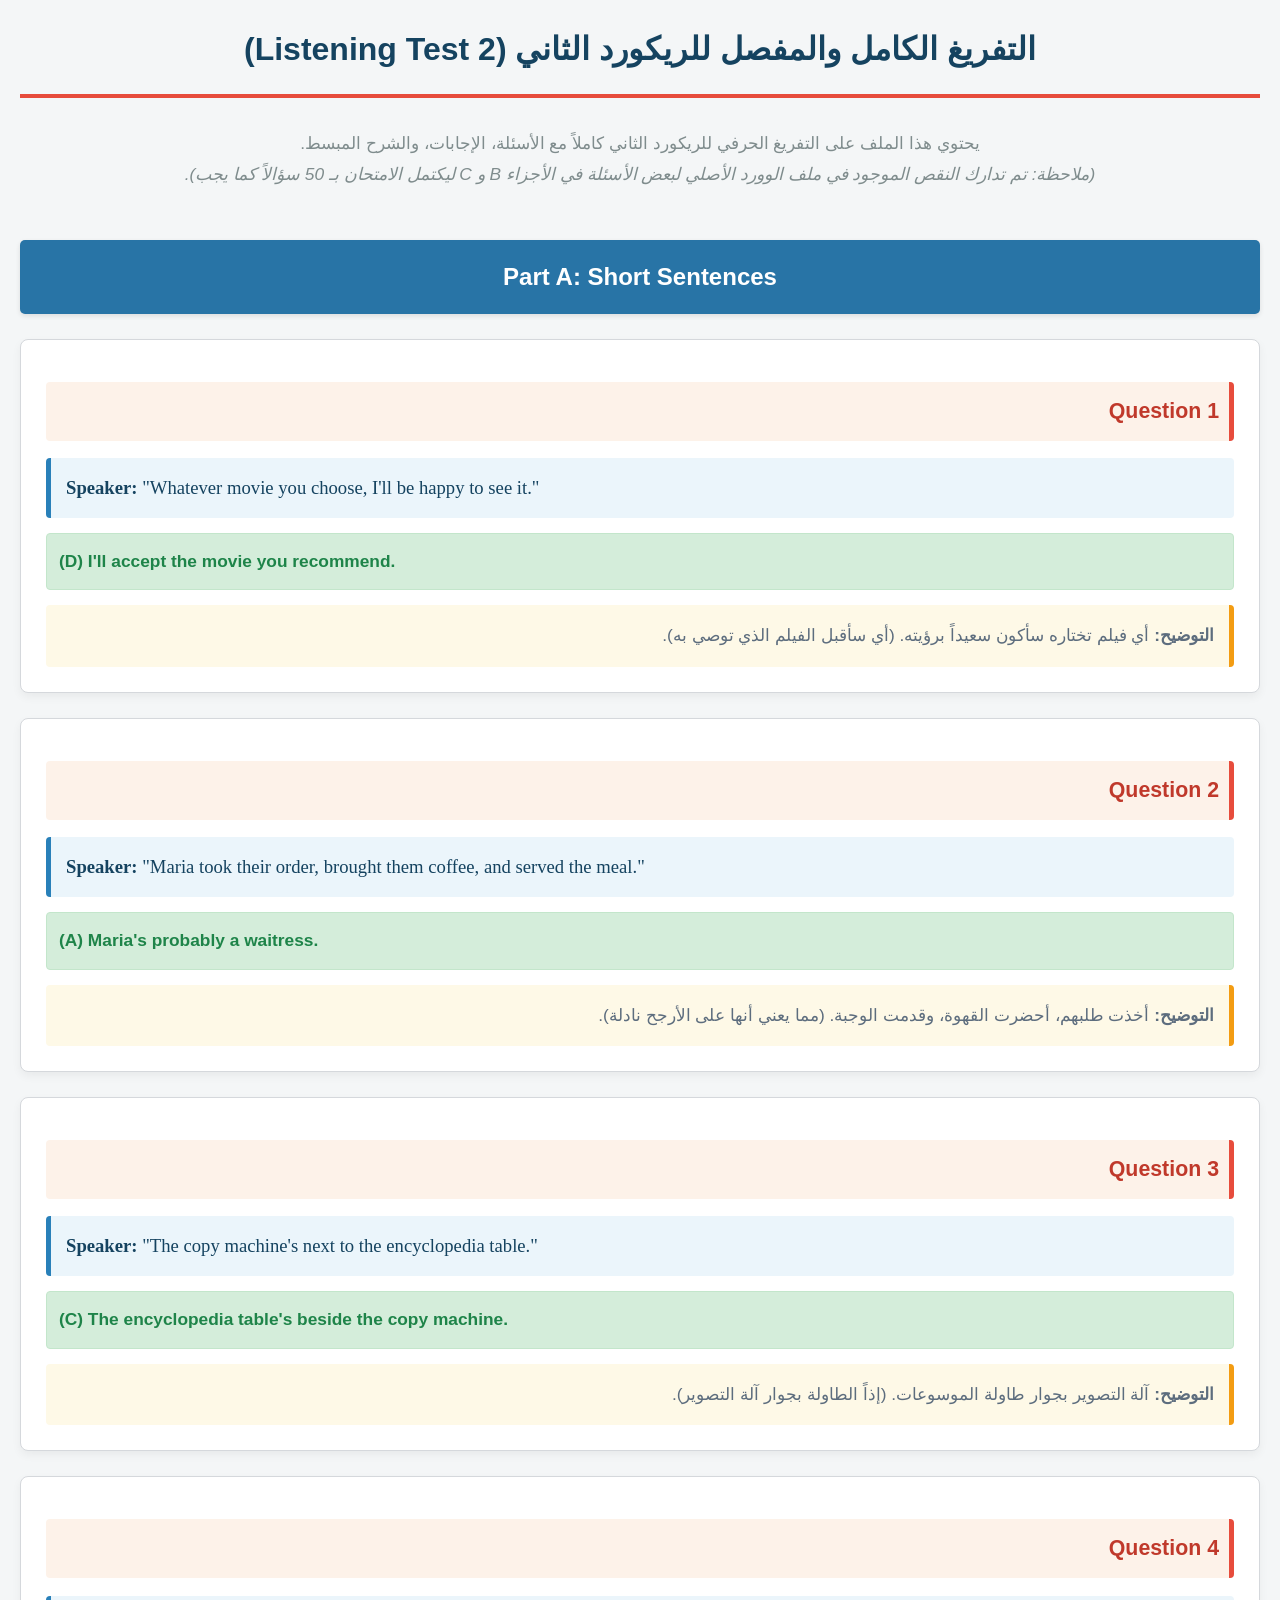
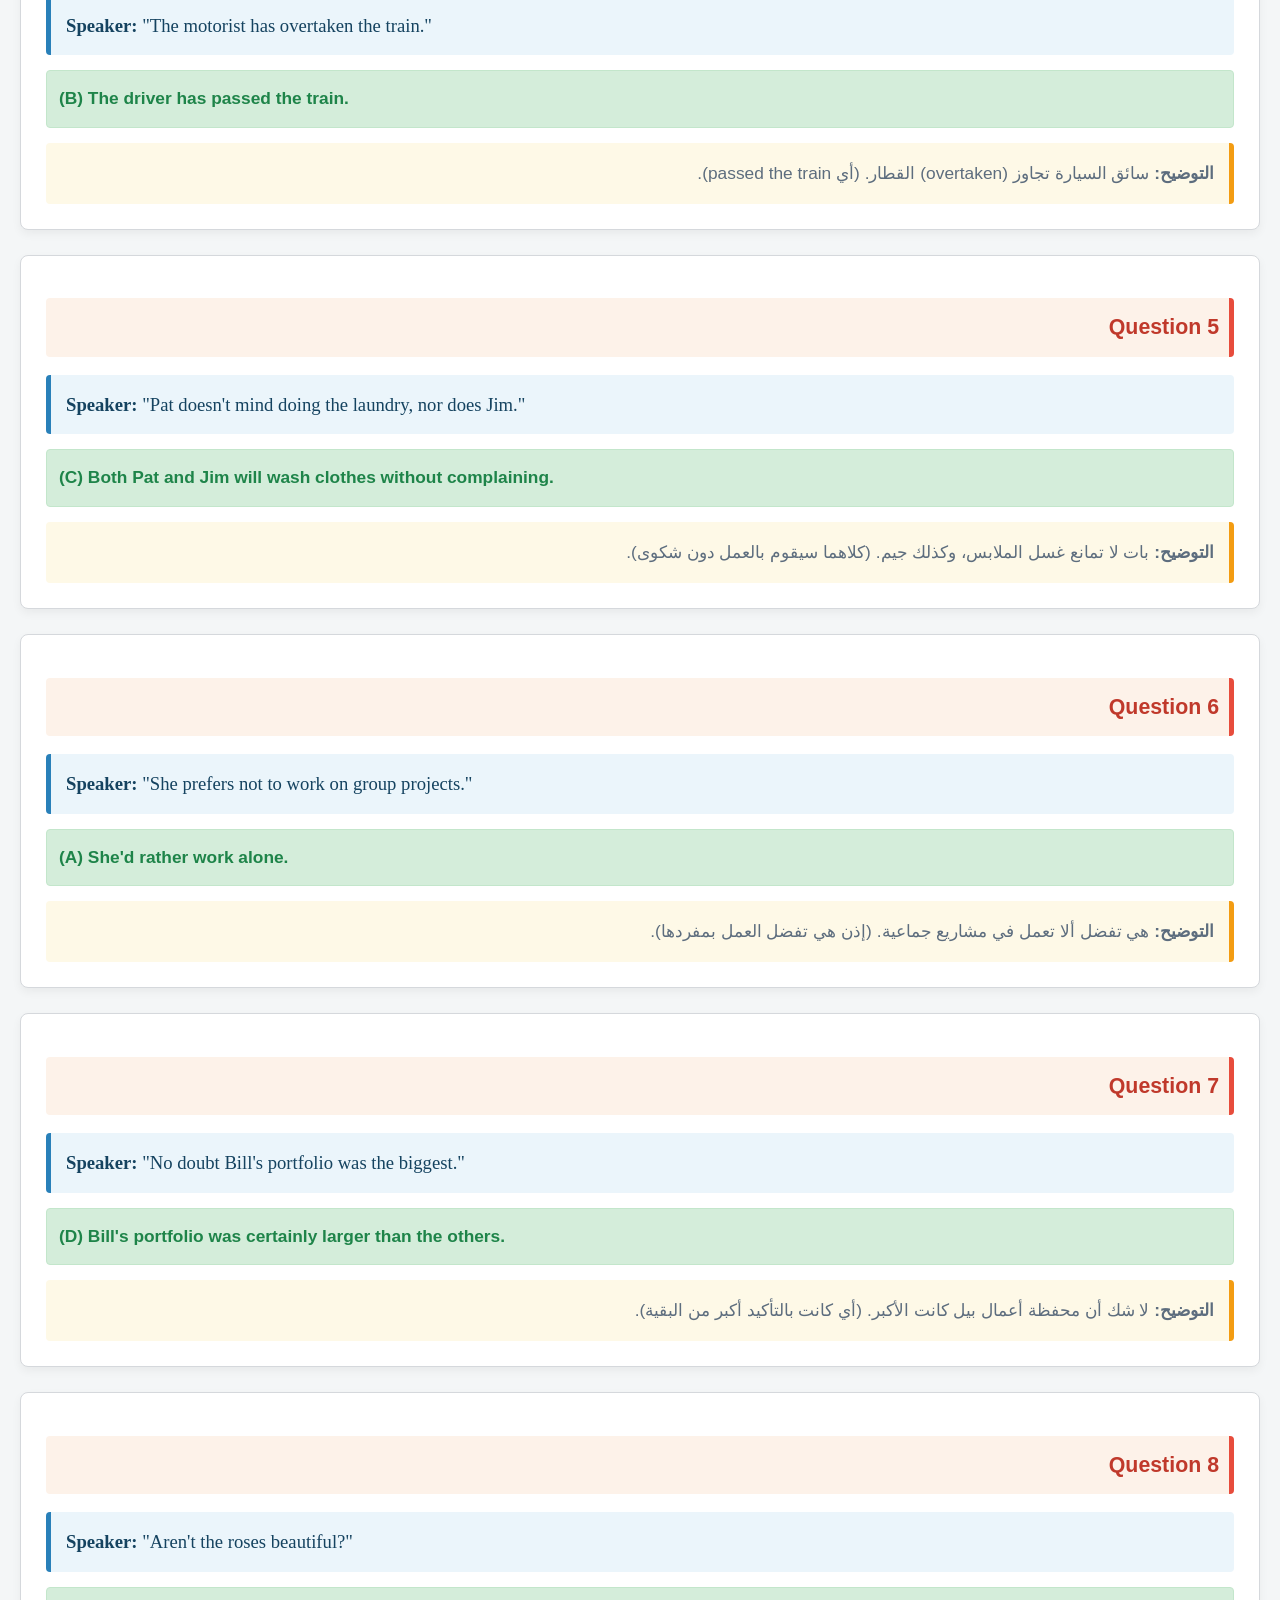
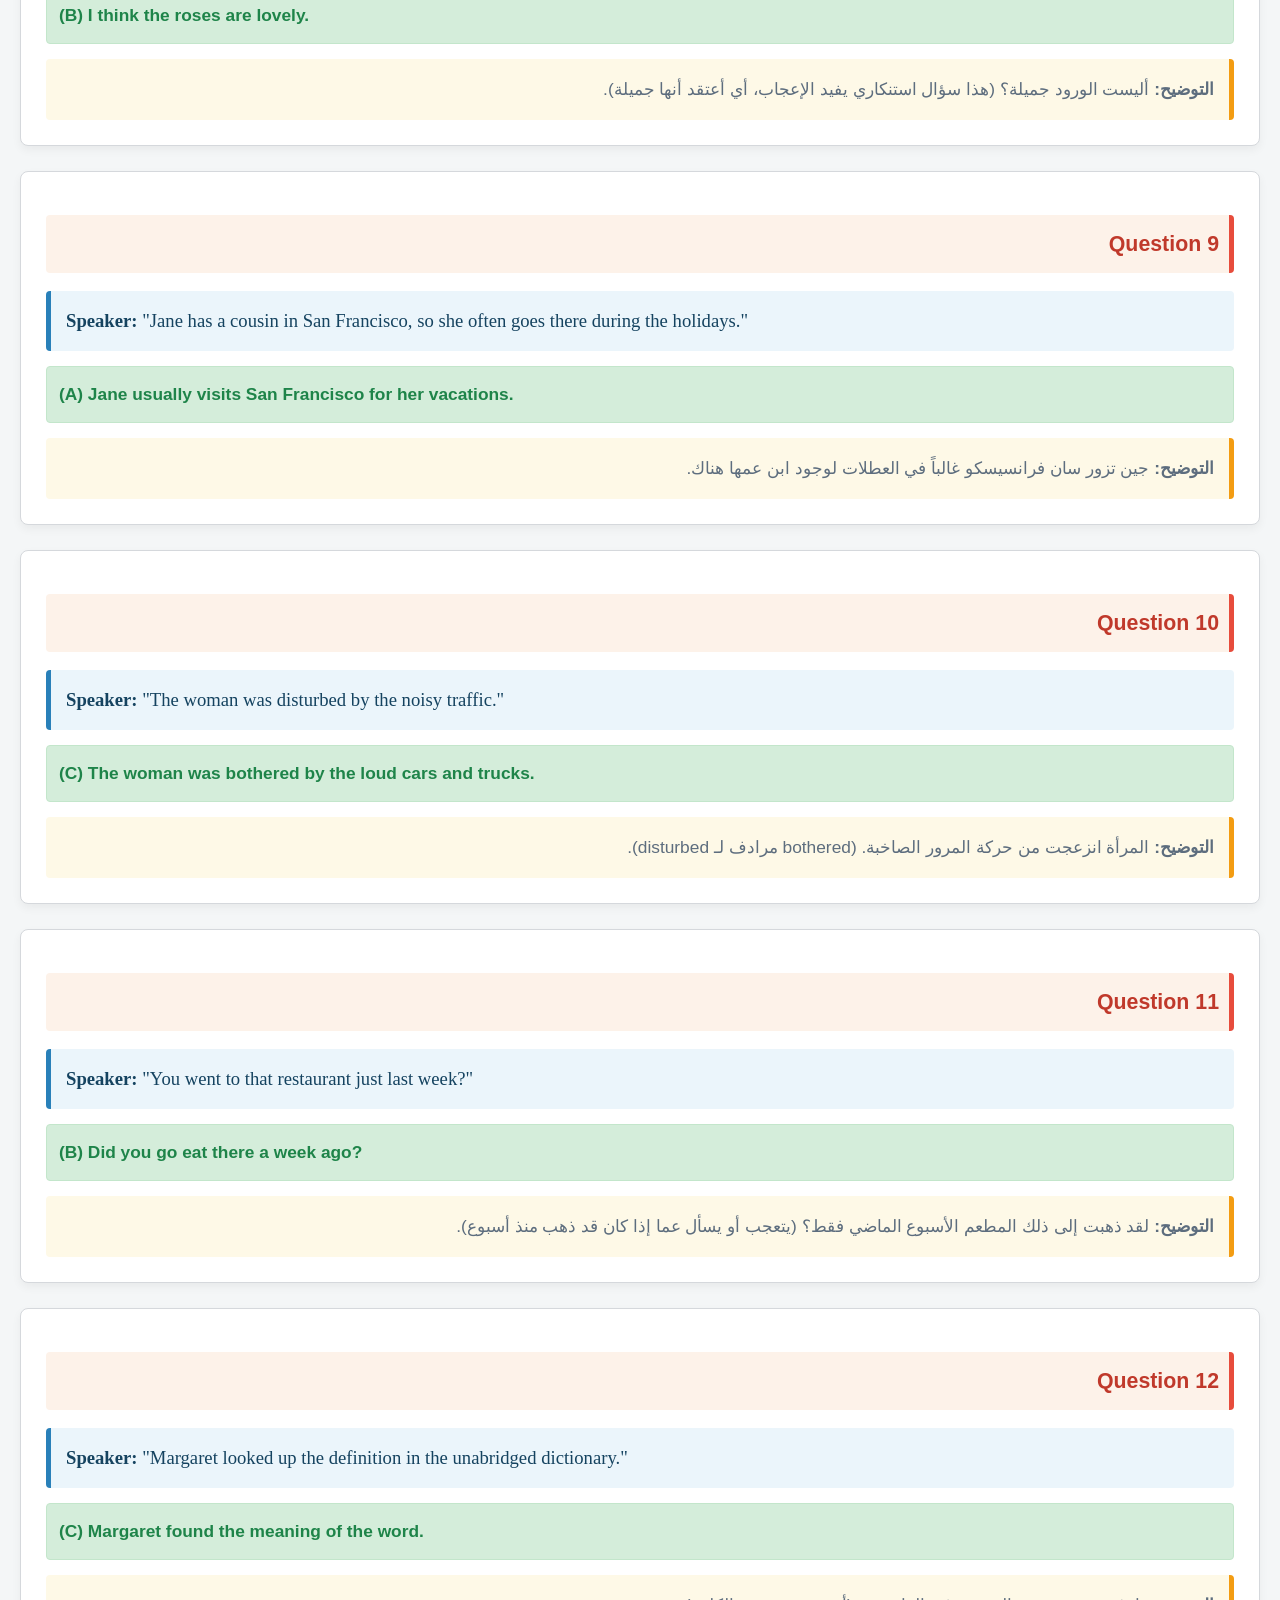
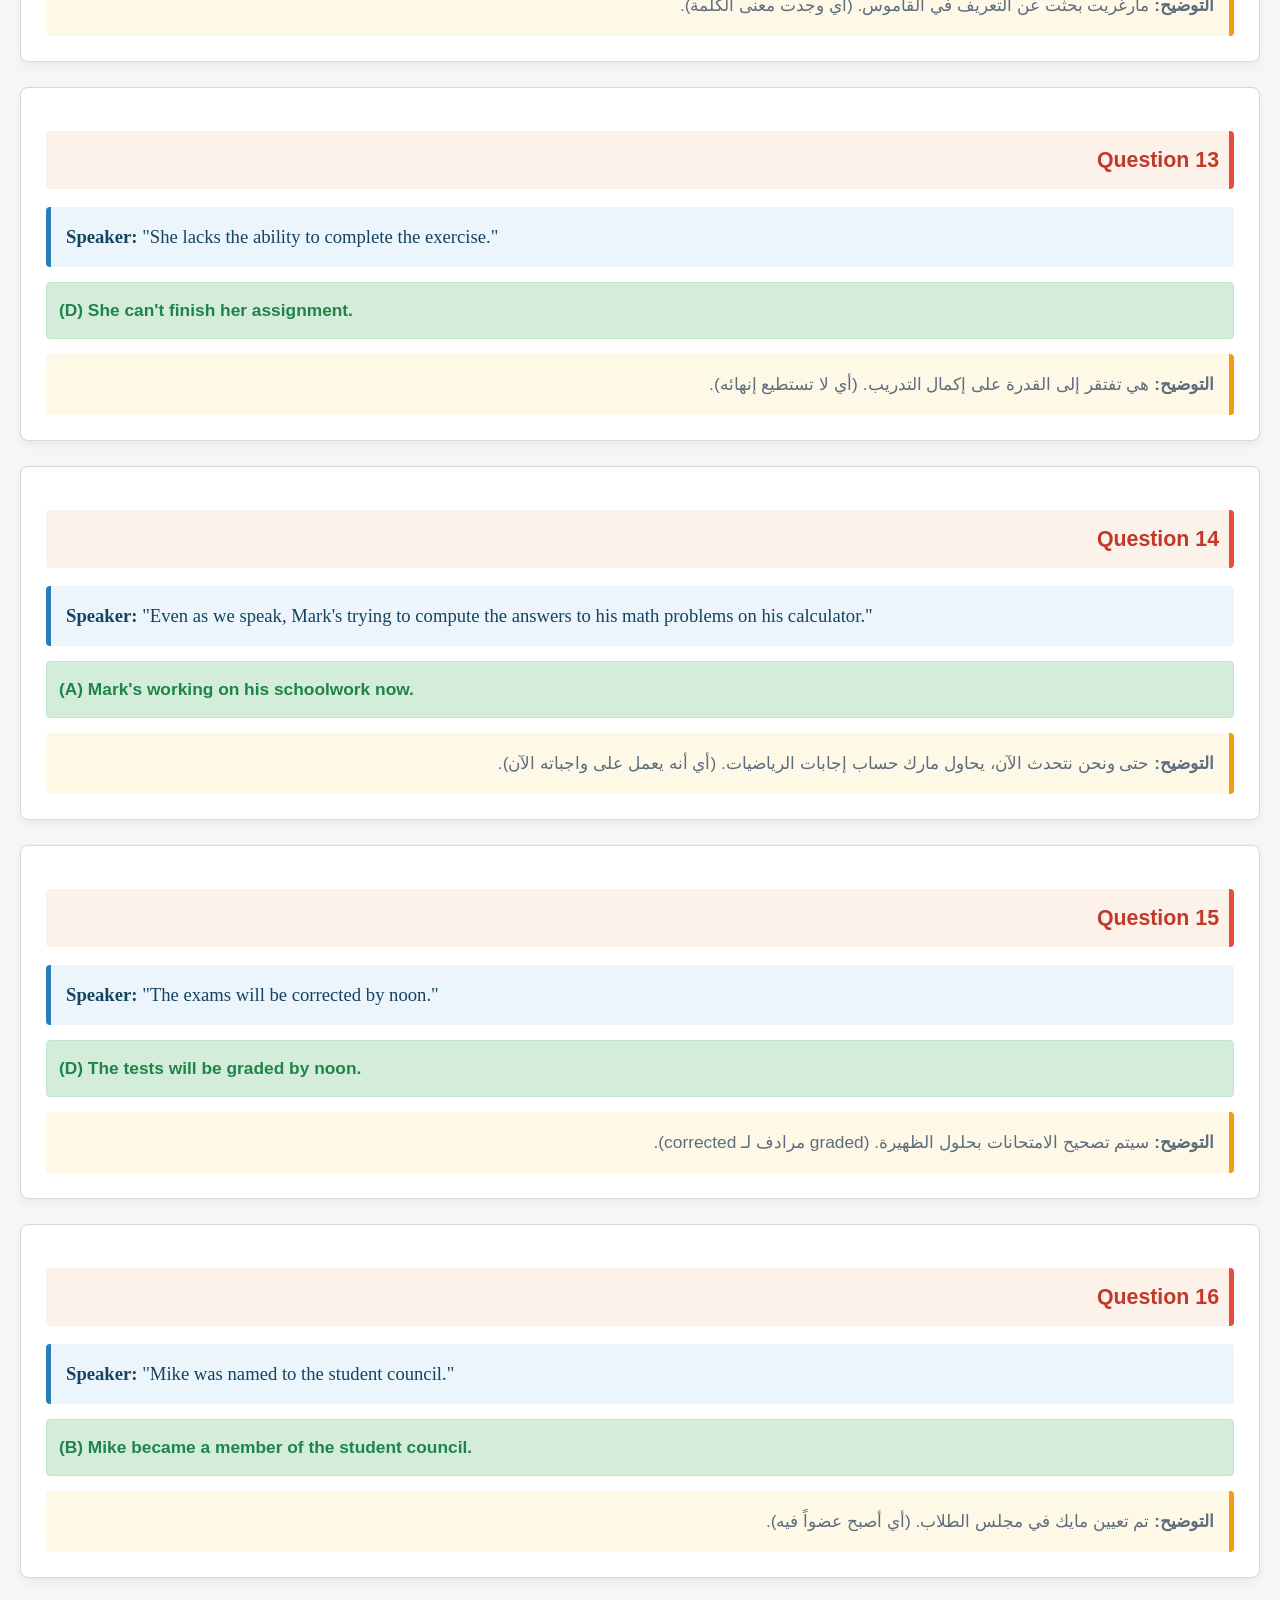
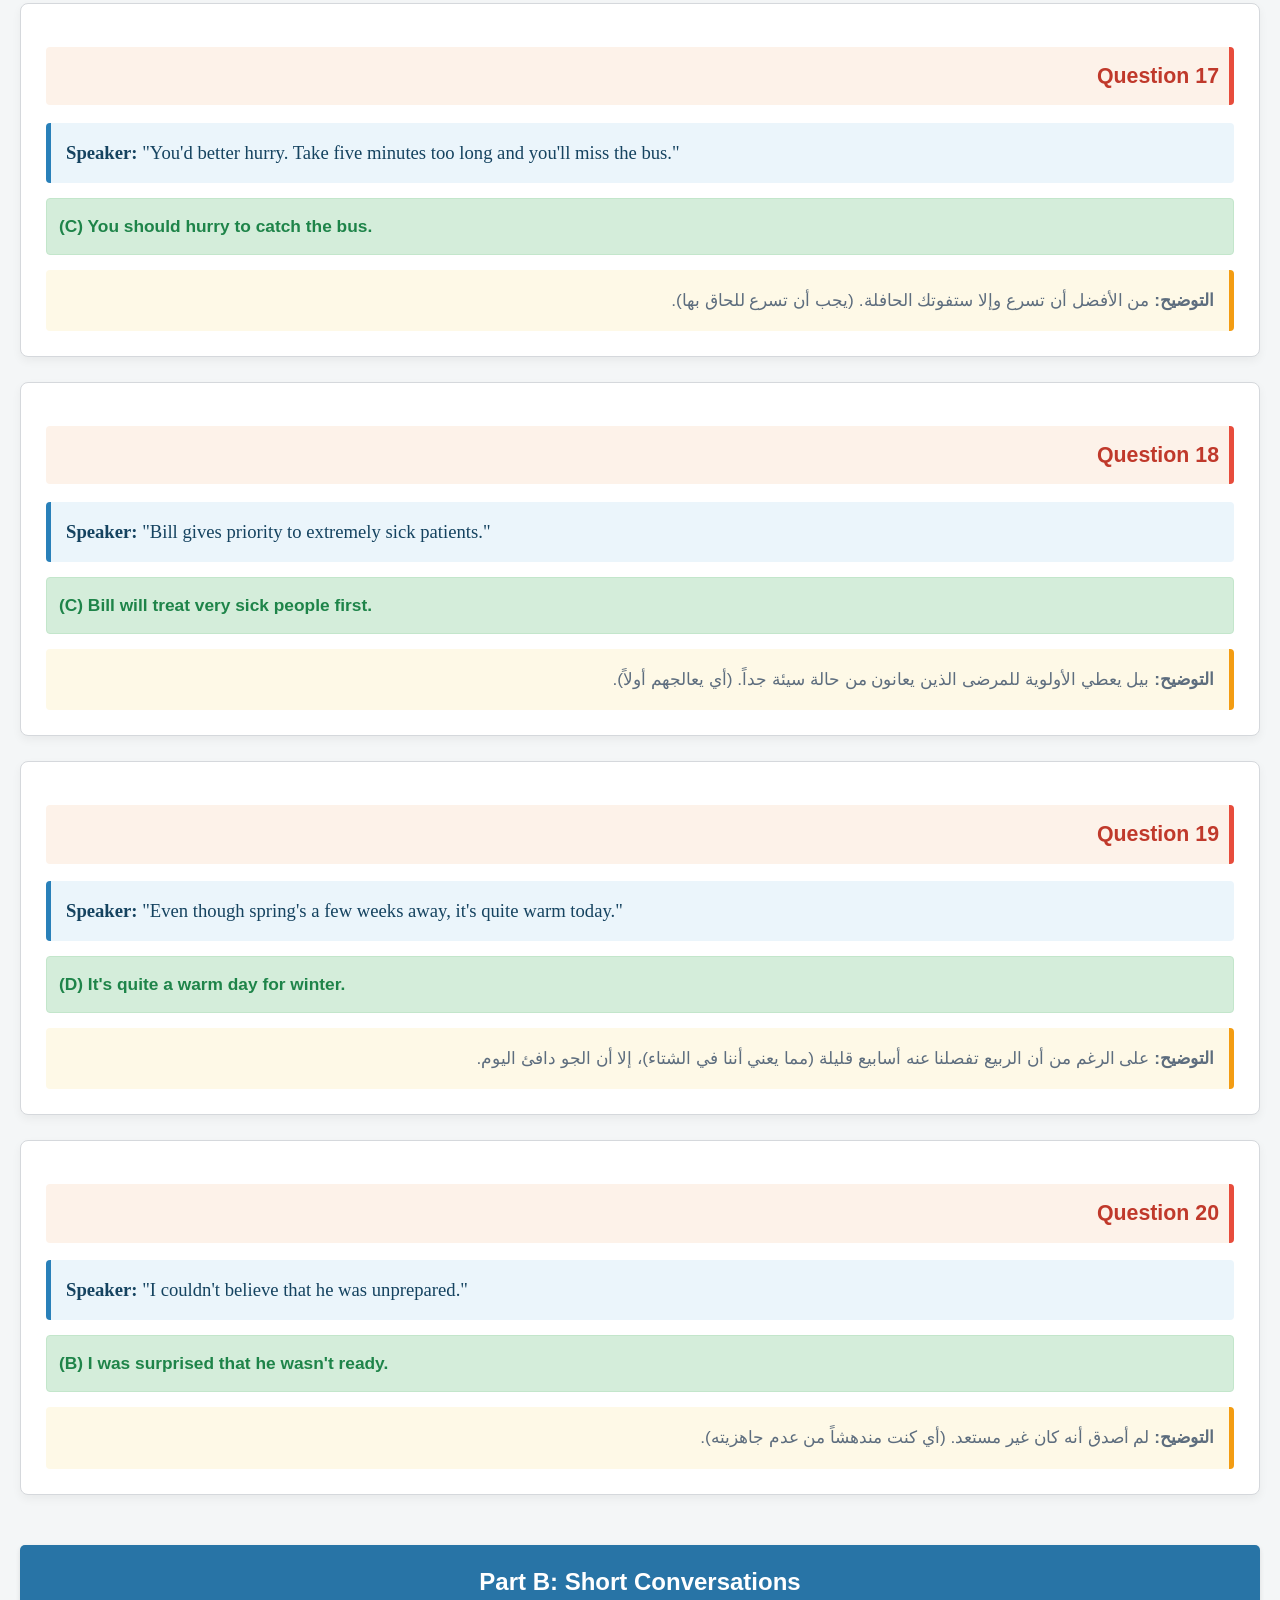
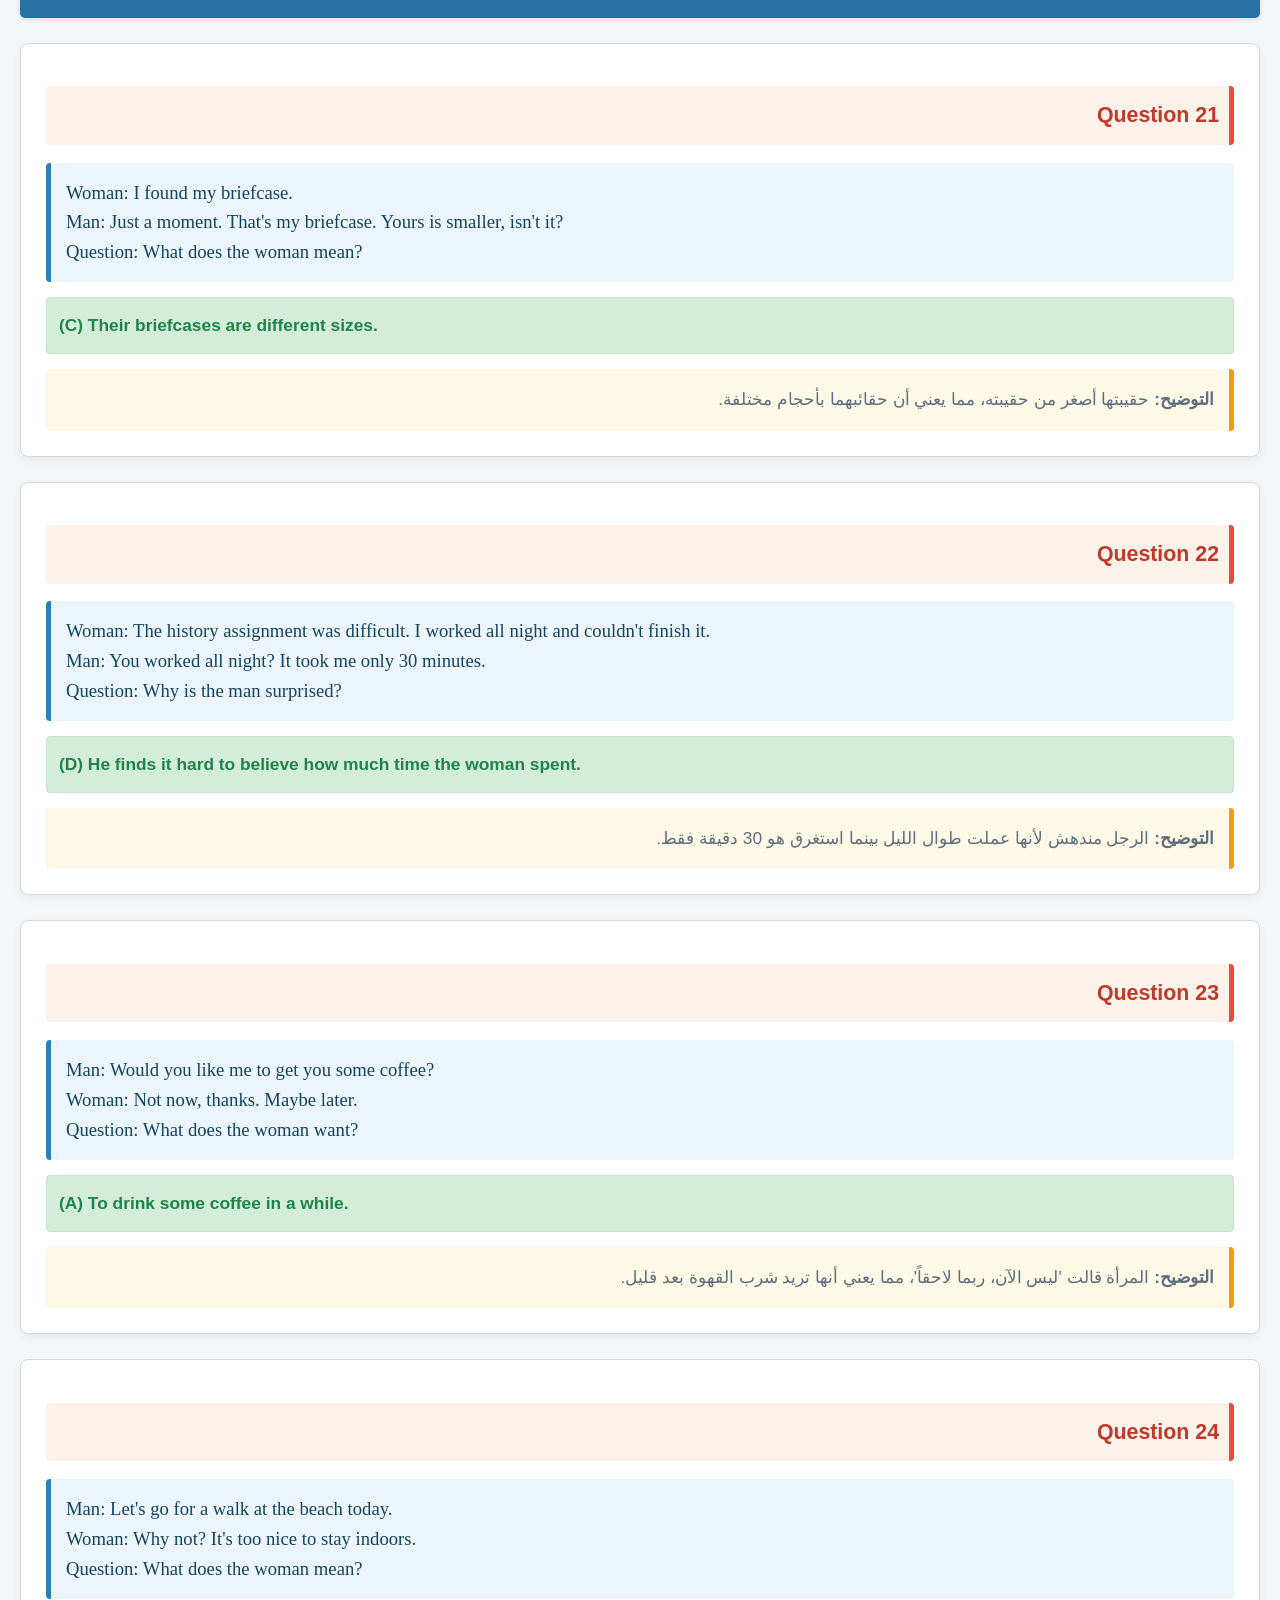
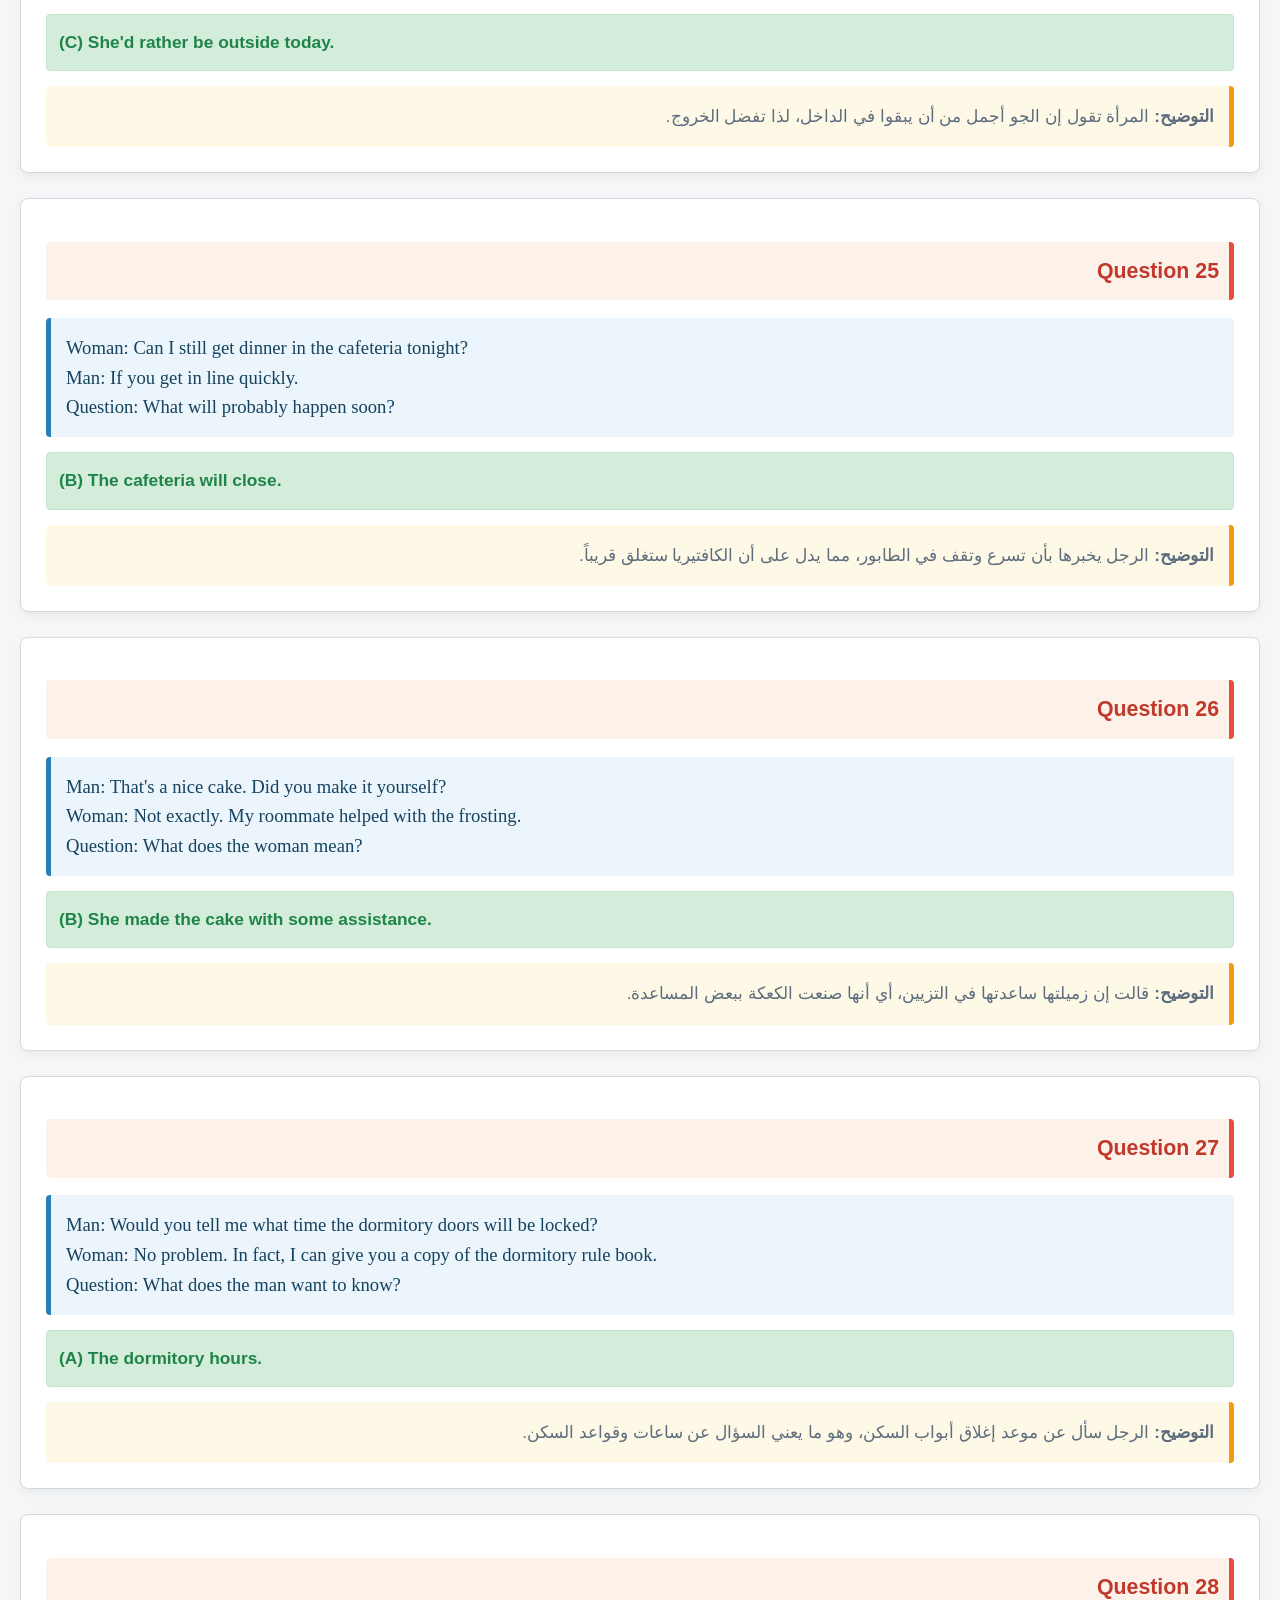
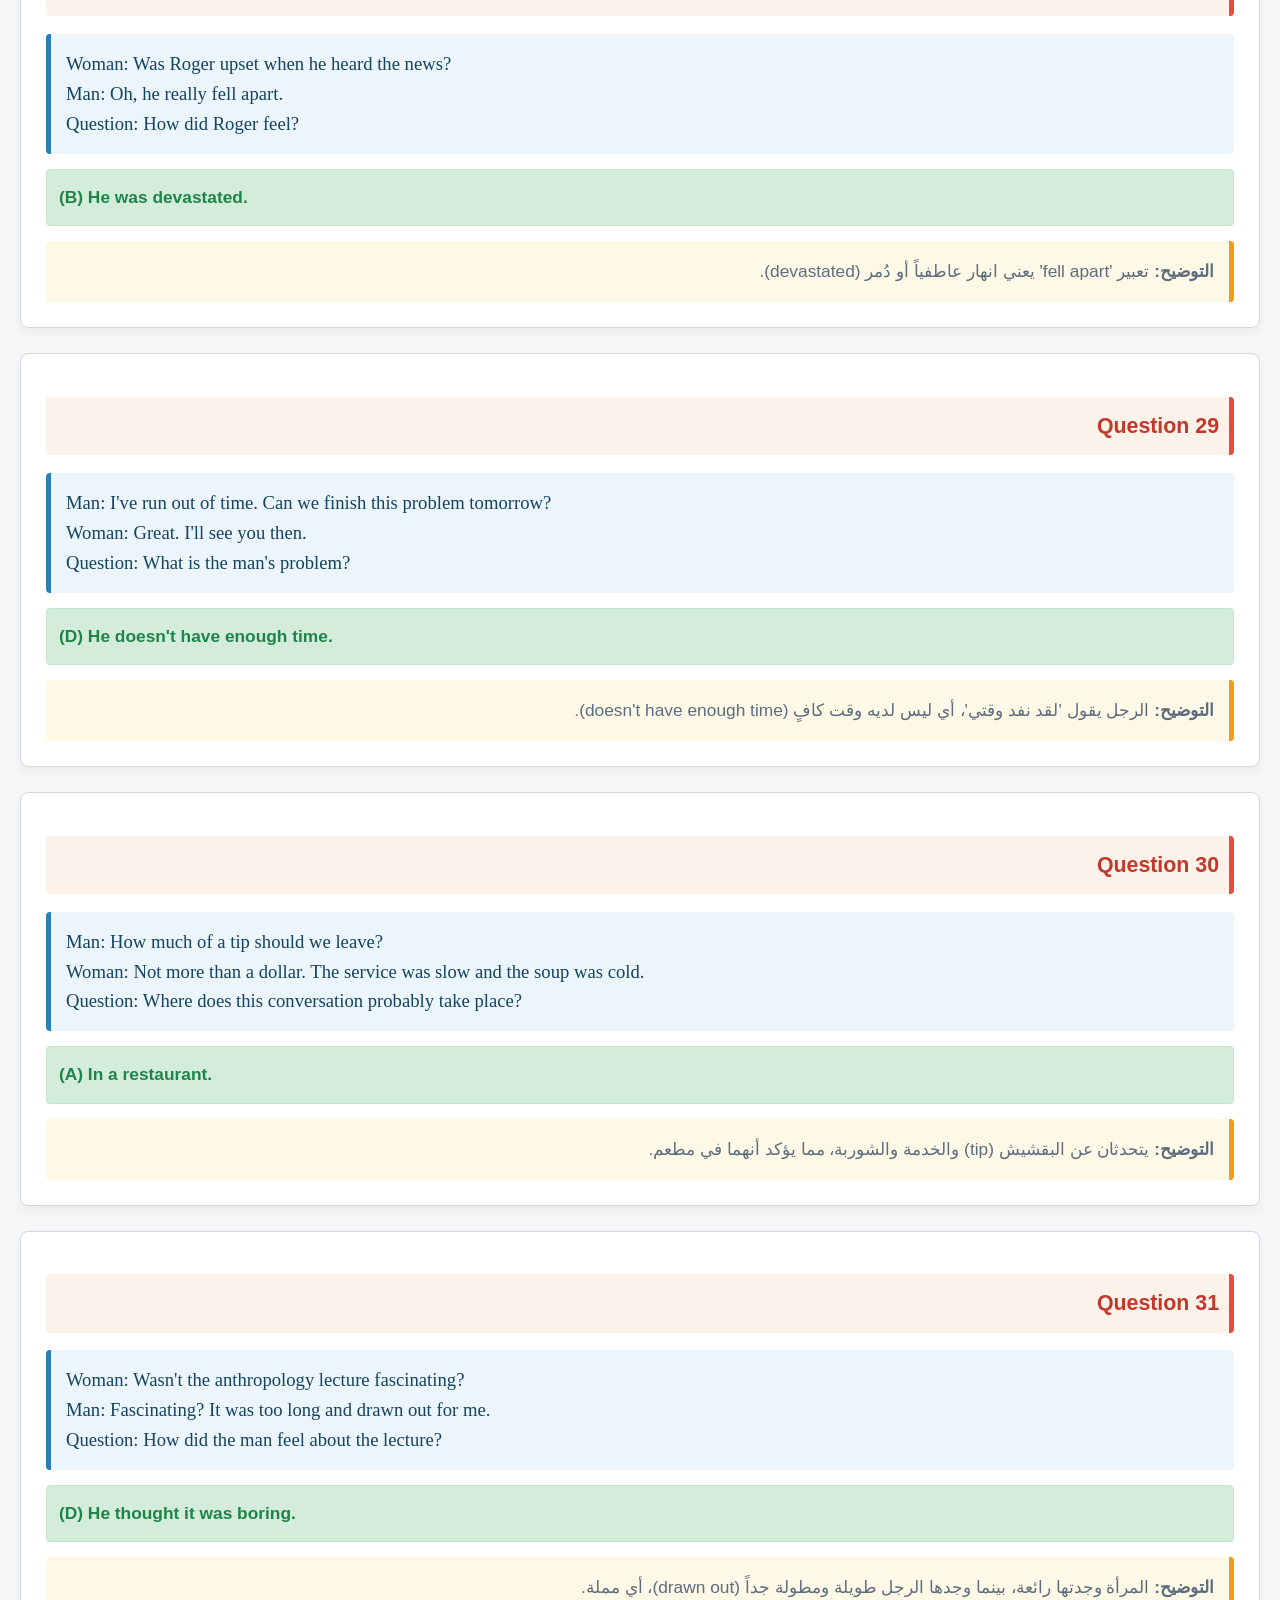
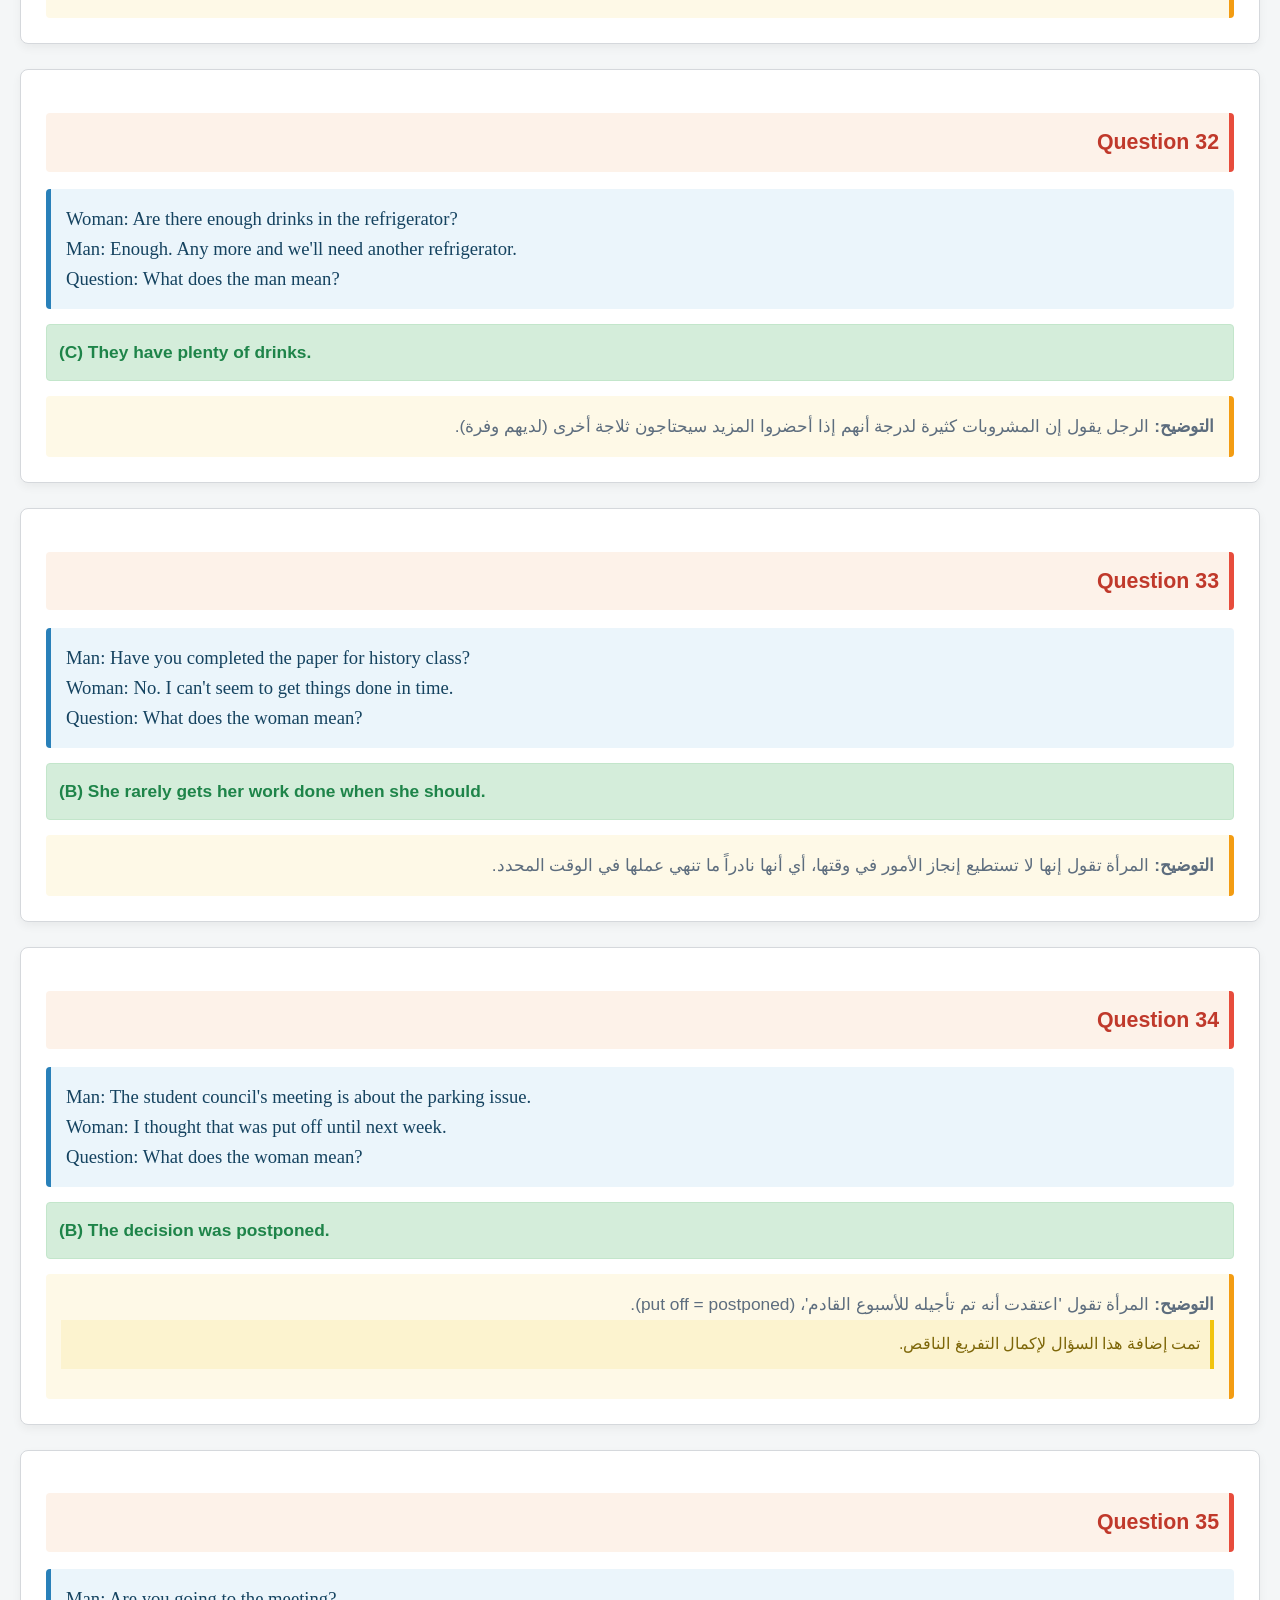
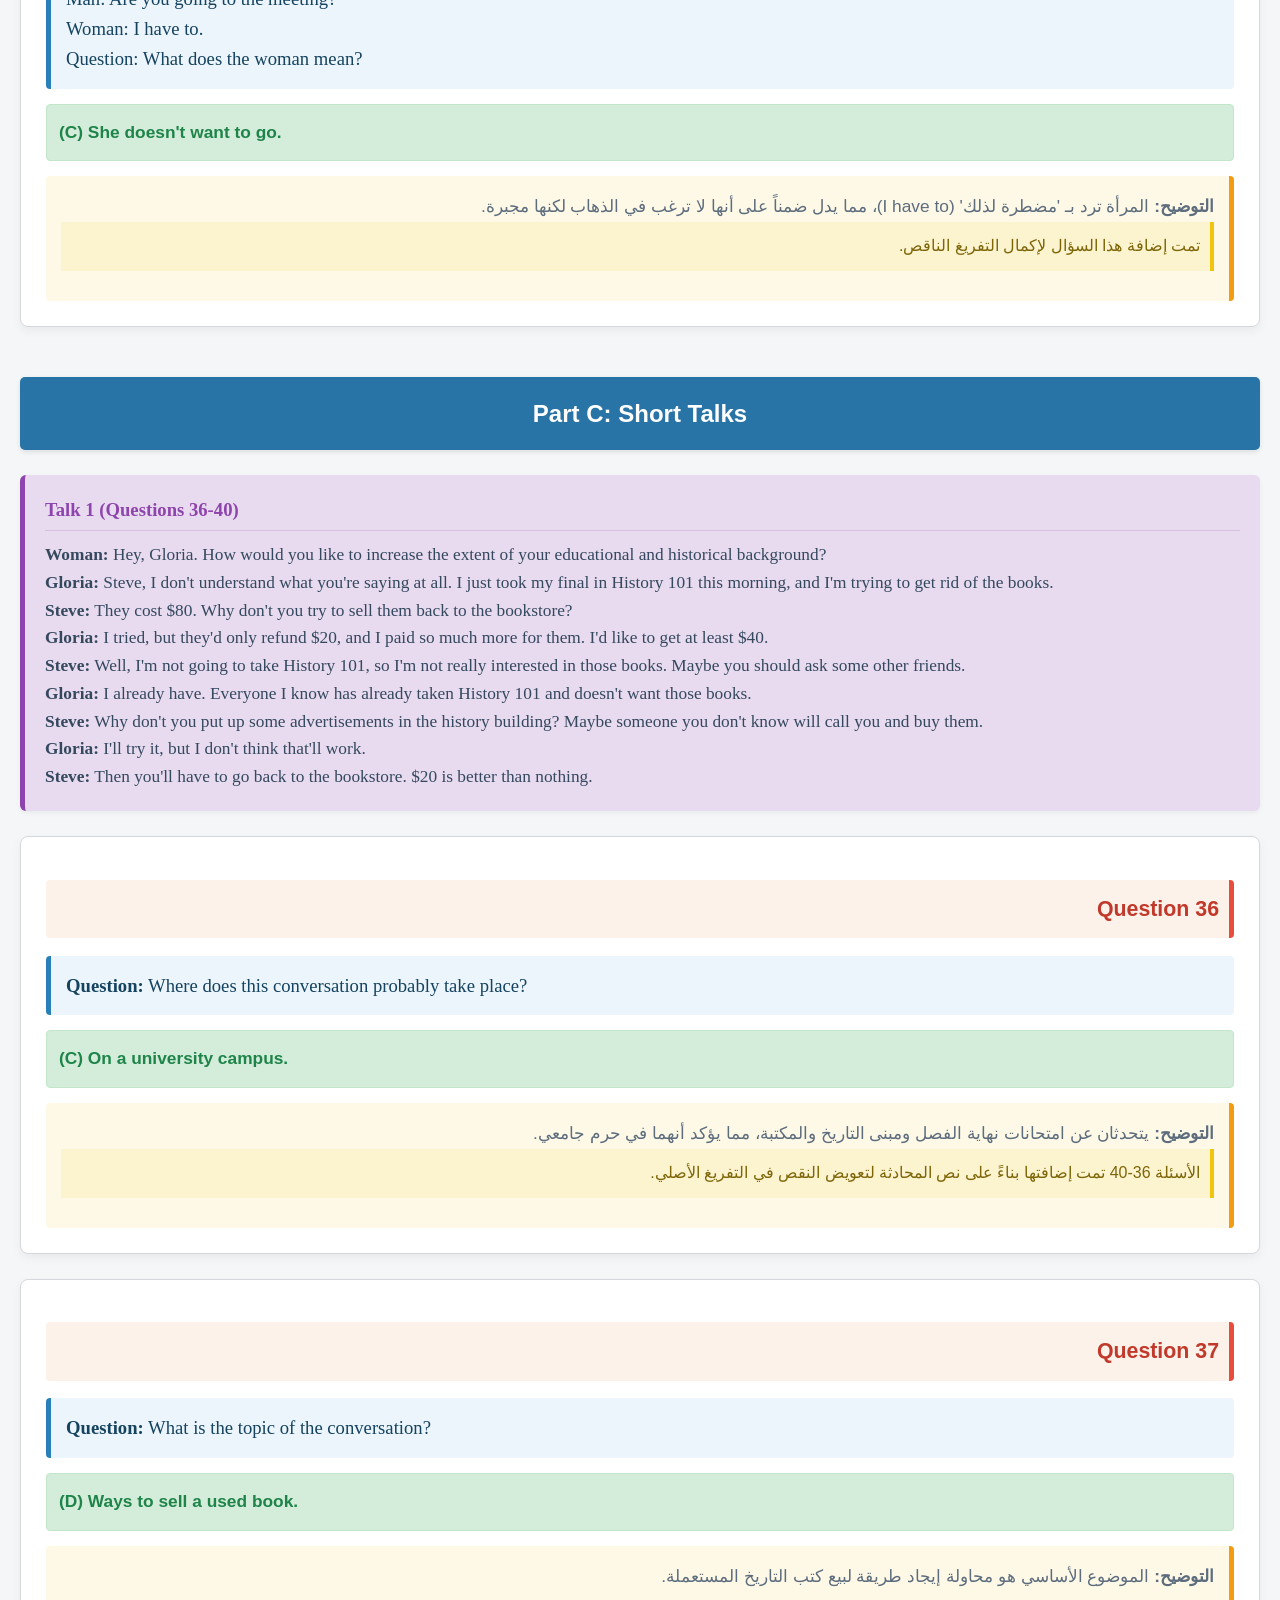
<file: listen/TOEFL listen transcript 2.html>
<!DOCTYPE html>
<html lang="ar" dir="rtl">
<head>
<meta charset="UTF-8">
<title>تفريغ شامل للريكورد الثاني (Listening Test 2)</title>
<style>
    body { font-family: 'Segoe UI', Tahoma, Geneva, Verdana, sans-serif; color: #2c3e50; line-height: 1.8; background-color: #f4f6f7; margin: 20px; }
    h1 { text-align: center; color: #154360; border-bottom: 4px solid #e74c3c; padding-bottom: 15px; margin-bottom: 30px; font-size: 24pt;}
    h2 { color: #c0392b; background-color: #fdf2e9; padding: 10px; border-right: 5px solid #e74c3c; border-radius: 4px; font-size: 16pt; }
    .q-container { background: #fff; padding: 25px; margin-bottom: 25px; border-radius: 8px; box-shadow: 0 4px 10px rgba(0,0,0,0.05); border: 1px solid #d5d8dc; }
    .transcript { font-family: 'Georgia', serif; font-size: 14pt; color: #154360; direction: ltr; text-align: left; background-color: #ebf5fb; padding: 15px; border-left: 5px solid #2980b9; border-radius: 4px; margin-bottom: 15px; line-height: 1.6;}
    .answer { font-size: 13pt; font-weight: bold; color: #1e8449; background-color: #d4edda; padding: 12px; border-radius: 4px; border: 1px solid #c3e6cb; margin-bottom: 15px; direction: ltr; text-align: left; }
    .explanation { font-size: 13pt; color: #5d6d7e; background-color: #fef9e7; padding: 15px; border-right: 5px solid #f39c12; border-radius: 4px; }
    .part-title { font-size: 18pt; font-weight: bold; color: #fff; background-color: #2874a6; padding: 15px; text-align: center; border-radius: 5px; margin-top: 50px; margin-bottom: 25px; box-shadow: 0 2px 5px rgba(0,0,0,0.1); }
    .talk-context { font-family: 'Georgia', serif; font-size: 13pt; color: #34495e; background-color: #e8daef; padding: 20px; border-left: 5px solid #8e44ad; border-radius: 6px; margin-bottom: 25px; direction: ltr; text-align: left; line-height: 1.6; box-shadow: 0 2px 5px rgba(0,0,0,0.05);}
    .directions-title { font-weight: bold; color: #8e44ad; font-size: 14pt; margin-bottom: 10px; display: block; border-bottom: 1px solid #d7bde2; padding-bottom: 5px;}
    .note { background-color: #fcf3cf; padding: 10px; border-right: 4px solid #f1c40f; color: #7d6608; font-size: 12pt; margin-bottom: 15px; }
</style>
</head>
<body>
    <h1>التفريغ الكامل والمفصل للريكورد الثاني (Listening Test 2)</h1>
    <p style="text-align: center; font-size: 13pt; color: #7f8c8d;">يحتوي هذا الملف على التفريغ الحرفي للريكورد الثاني كاملاً مع الأسئلة، الإجابات، والشرح المبسط.<br><i>(ملاحظة: تم تدارك النقص الموجود في ملف الوورد الأصلي لبعض الأسئلة في الأجزاء B و C ليكتمل الامتحان بـ 50 سؤالاً كما يجب).</i></p>

    <!-- Part A -->
    <div class="part-title">Part A: Short Sentences</div>

    <div class="q-container">
        <h2>Question 1</h2>
        <div class="transcript"><strong>Speaker:</strong> "Whatever movie you choose, I'll be happy to see it."</div>
        <div class="answer">(D) I'll accept the movie you recommend.</div>
        <div class="explanation"><strong>التوضيح:</strong> أي فيلم تختاره سأكون سعيداً برؤيته. (أي سأقبل الفيلم الذي توصي به).</div>
    </div>
    
    <div class="q-container">
        <h2>Question 2</h2>
        <div class="transcript"><strong>Speaker:</strong> "Maria took their order, brought them coffee, and served the meal."</div>
        <div class="answer">(A) Maria's probably a waitress.</div>
        <div class="explanation"><strong>التوضيح:</strong> أخذت طلبهم، أحضرت القهوة، وقدمت الوجبة. (مما يعني أنها على الأرجح نادلة).</div>
    </div>
    
    <div class="q-container">
        <h2>Question 3</h2>
        <div class="transcript"><strong>Speaker:</strong> "The copy machine's next to the encyclopedia table."</div>
        <div class="answer">(C) The encyclopedia table's beside the copy machine.</div>
        <div class="explanation"><strong>التوضيح:</strong> آلة التصوير بجوار طاولة الموسوعات. (إذاً الطاولة بجوار آلة التصوير).</div>
    </div>
    
    <div class="q-container">
        <h2>Question 4</h2>
        <div class="transcript"><strong>Speaker:</strong> "The motorist has overtaken the train."</div>
        <div class="answer">(B) The driver has passed the train.</div>
        <div class="explanation"><strong>التوضيح:</strong> سائق السيارة تجاوز (overtaken) القطار. (أي passed the train).</div>
    </div>
    
    <div class="q-container">
        <h2>Question 5</h2>
        <div class="transcript"><strong>Speaker:</strong> "Pat doesn't mind doing the laundry, nor does Jim."</div>
        <div class="answer">(C) Both Pat and Jim will wash clothes without complaining.</div>
        <div class="explanation"><strong>التوضيح:</strong> بات لا تمانع غسل الملابس، وكذلك جيم. (كلاهما سيقوم بالعمل دون شكوى).</div>
    </div>
    
    <div class="q-container">
        <h2>Question 6</h2>
        <div class="transcript"><strong>Speaker:</strong> "She prefers not to work on group projects."</div>
        <div class="answer">(A) She'd rather work alone.</div>
        <div class="explanation"><strong>التوضيح:</strong> هي تفضل ألا تعمل في مشاريع جماعية. (إذن هي تفضل العمل بمفردها).</div>
    </div>
    
    <div class="q-container">
        <h2>Question 7</h2>
        <div class="transcript"><strong>Speaker:</strong> "No doubt Bill's portfolio was the biggest."</div>
        <div class="answer">(D) Bill's portfolio was certainly larger than the others.</div>
        <div class="explanation"><strong>التوضيح:</strong> لا شك أن محفظة أعمال بيل كانت الأكبر. (أي كانت بالتأكيد أكبر من البقية).</div>
    </div>
    
    <div class="q-container">
        <h2>Question 8</h2>
        <div class="transcript"><strong>Speaker:</strong> "Aren't the roses beautiful?"</div>
        <div class="answer">(B) I think the roses are lovely.</div>
        <div class="explanation"><strong>التوضيح:</strong> أليست الورود جميلة؟ (هذا سؤال استنكاري يفيد الإعجاب، أي أعتقد أنها جميلة).</div>
    </div>
    
    <div class="q-container">
        <h2>Question 9</h2>
        <div class="transcript"><strong>Speaker:</strong> "Jane has a cousin in San Francisco, so she often goes there during the holidays."</div>
        <div class="answer">(A) Jane usually visits San Francisco for her vacations.</div>
        <div class="explanation"><strong>التوضيح:</strong> جين تزور سان فرانسيسكو غالباً في العطلات لوجود ابن عمها هناك.</div>
    </div>
    
    <div class="q-container">
        <h2>Question 10</h2>
        <div class="transcript"><strong>Speaker:</strong> "The woman was disturbed by the noisy traffic."</div>
        <div class="answer">(C) The woman was bothered by the loud cars and trucks.</div>
        <div class="explanation"><strong>التوضيح:</strong> المرأة انزعجت من حركة المرور الصاخبة. (bothered مرادف لـ disturbed).</div>
    </div>
    
    <div class="q-container">
        <h2>Question 11</h2>
        <div class="transcript"><strong>Speaker:</strong> "You went to that restaurant just last week?"</div>
        <div class="answer">(B) Did you go eat there a week ago?</div>
        <div class="explanation"><strong>التوضيح:</strong> لقد ذهبت إلى ذلك المطعم الأسبوع الماضي فقط؟ (يتعجب أو يسأل عما إذا كان قد ذهب منذ أسبوع).</div>
    </div>
    
    <div class="q-container">
        <h2>Question 12</h2>
        <div class="transcript"><strong>Speaker:</strong> "Margaret looked up the definition in the unabridged dictionary."</div>
        <div class="answer">(C) Margaret found the meaning of the word.</div>
        <div class="explanation"><strong>التوضيح:</strong> مارغريت بحثت عن التعريف في القاموس. (أي وجدت معنى الكلمة).</div>
    </div>
    
    <div class="q-container">
        <h2>Question 13</h2>
        <div class="transcript"><strong>Speaker:</strong> "She lacks the ability to complete the exercise."</div>
        <div class="answer">(D) She can't finish her assignment.</div>
        <div class="explanation"><strong>التوضيح:</strong> هي تفتقر إلى القدرة على إكمال التدريب. (أي لا تستطيع إنهائه).</div>
    </div>
    
    <div class="q-container">
        <h2>Question 14</h2>
        <div class="transcript"><strong>Speaker:</strong> "Even as we speak, Mark's trying to compute the answers to his math problems on his calculator."</div>
        <div class="answer">(A) Mark's working on his schoolwork now.</div>
        <div class="explanation"><strong>التوضيح:</strong> حتى ونحن نتحدث الآن، يحاول مارك حساب إجابات الرياضيات. (أي أنه يعمل على واجباته الآن).</div>
    </div>
    
    <div class="q-container">
        <h2>Question 15</h2>
        <div class="transcript"><strong>Speaker:</strong> "The exams will be corrected by noon."</div>
        <div class="answer">(D) The tests will be graded by noon.</div>
        <div class="explanation"><strong>التوضيح:</strong> سيتم تصحيح الامتحانات بحلول الظهيرة. (graded مرادف لـ corrected).</div>
    </div>
    
    <div class="q-container">
        <h2>Question 16</h2>
        <div class="transcript"><strong>Speaker:</strong> "Mike was named to the student council."</div>
        <div class="answer">(B) Mike became a member of the student council.</div>
        <div class="explanation"><strong>التوضيح:</strong> تم تعيين مايك في مجلس الطلاب. (أي أصبح عضواً فيه).</div>
    </div>
    
    <div class="q-container">
        <h2>Question 17</h2>
        <div class="transcript"><strong>Speaker:</strong> "You'd better hurry. Take five minutes too long and you'll miss the bus."</div>
        <div class="answer">(C) You should hurry to catch the bus.</div>
        <div class="explanation"><strong>التوضيح:</strong> من الأفضل أن تسرع وإلا ستفوتك الحافلة. (يجب أن تسرع للحاق بها).</div>
    </div>
    
    <div class="q-container">
        <h2>Question 18</h2>
        <div class="transcript"><strong>Speaker:</strong> "Bill gives priority to extremely sick patients."</div>
        <div class="answer">(C) Bill will treat very sick people first.</div>
        <div class="explanation"><strong>التوضيح:</strong> بيل يعطي الأولوية للمرضى الذين يعانون من حالة سيئة جداً. (أي يعالجهم أولاً).</div>
    </div>
    
    <div class="q-container">
        <h2>Question 19</h2>
        <div class="transcript"><strong>Speaker:</strong> "Even though spring's a few weeks away, it's quite warm today."</div>
        <div class="answer">(D) It's quite a warm day for winter.</div>
        <div class="explanation"><strong>التوضيح:</strong> على الرغم من أن الربيع تفصلنا عنه أسابيع قليلة (مما يعني أننا في الشتاء)، إلا أن الجو دافئ اليوم.</div>
    </div>
    
    <div class="q-container">
        <h2>Question 20</h2>
        <div class="transcript"><strong>Speaker:</strong> "I couldn't believe that he was unprepared."</div>
        <div class="answer">(B) I was surprised that he wasn't ready.</div>
        <div class="explanation"><strong>التوضيح:</strong> لم أصدق أنه كان غير مستعد. (أي كنت مندهشاً من عدم جاهزيته).</div>
    </div>
    
    <div class="part-title">Part B: Short Conversations</div>

    <div class="q-container">
        <h2>Question 21</h2>
        <div class="transcript">Woman: I found my briefcase.<br>Man: Just a moment. That's my briefcase. Yours is smaller, isn't it?<br>Question: What does the woman mean?</div>
        <div class="answer">(C) Their briefcases are different sizes.</div>
        <div class="explanation"><strong>التوضيح:</strong> حقيبتها أصغر من حقيبته، مما يعني أن حقائبهما بأحجام مختلفة.</div>
    </div>
    
    <div class="q-container">
        <h2>Question 22</h2>
        <div class="transcript">Woman: The history assignment was difficult. I worked all night and couldn't finish it.<br>Man: You worked all night? It took me only 30 minutes.<br>Question: Why is the man surprised?</div>
        <div class="answer">(D) He finds it hard to believe how much time the woman spent.</div>
        <div class="explanation"><strong>التوضيح:</strong> الرجل مندهش لأنها عملت طوال الليل بينما استغرق هو 30 دقيقة فقط.</div>
    </div>
    
    <div class="q-container">
        <h2>Question 23</h2>
        <div class="transcript">Man: Would you like me to get you some coffee?<br>Woman: Not now, thanks. Maybe later.<br>Question: What does the woman want?</div>
        <div class="answer">(A) To drink some coffee in a while.</div>
        <div class="explanation"><strong>التوضيح:</strong> المرأة قالت 'ليس الآن، ربما لاحقاً'، مما يعني أنها تريد شرب القهوة بعد قليل.</div>
    </div>
    
    <div class="q-container">
        <h2>Question 24</h2>
        <div class="transcript">Man: Let's go for a walk at the beach today.<br>Woman: Why not? It's too nice to stay indoors.<br>Question: What does the woman mean?</div>
        <div class="answer">(C) She'd rather be outside today.</div>
        <div class="explanation"><strong>التوضيح:</strong> المرأة تقول إن الجو أجمل من أن يبقوا في الداخل، لذا تفضل الخروج.</div>
    </div>
    
    <div class="q-container">
        <h2>Question 25</h2>
        <div class="transcript">Woman: Can I still get dinner in the cafeteria tonight?<br>Man: If you get in line quickly.<br>Question: What will probably happen soon?</div>
        <div class="answer">(B) The cafeteria will close.</div>
        <div class="explanation"><strong>التوضيح:</strong> الرجل يخبرها بأن تسرع وتقف في الطابور، مما يدل على أن الكافتيريا ستغلق قريباً.</div>
    </div>
    
    <div class="q-container">
        <h2>Question 26</h2>
        <div class="transcript">Man: That's a nice cake. Did you make it yourself?<br>Woman: Not exactly. My roommate helped with the frosting.<br>Question: What does the woman mean?</div>
        <div class="answer">(B) She made the cake with some assistance.</div>
        <div class="explanation"><strong>التوضيح:</strong> قالت إن زميلتها ساعدتها في التزيين، أي أنها صنعت الكعكة ببعض المساعدة.</div>
    </div>
    
    <div class="q-container">
        <h2>Question 27</h2>
        <div class="transcript">Man: Would you tell me what time the dormitory doors will be locked?<br>Woman: No problem. In fact, I can give you a copy of the dormitory rule book.<br>Question: What does the man want to know?</div>
        <div class="answer">(A) The dormitory hours.</div>
        <div class="explanation"><strong>التوضيح:</strong> الرجل سأل عن موعد إغلاق أبواب السكن، وهو ما يعني السؤال عن ساعات وقواعد السكن.</div>
    </div>
    
    <div class="q-container">
        <h2>Question 28</h2>
        <div class="transcript">Woman: Was Roger upset when he heard the news?<br>Man: Oh, he really fell apart.<br>Question: How did Roger feel?</div>
        <div class="answer">(B) He was devastated.</div>
        <div class="explanation"><strong>التوضيح:</strong> تعبير 'fell apart' يعني انهار عاطفياً أو دُمر (devastated).</div>
    </div>
    
    <div class="q-container">
        <h2>Question 29</h2>
        <div class="transcript">Man: I've run out of time. Can we finish this problem tomorrow?<br>Woman: Great. I'll see you then.<br>Question: What is the man's problem?</div>
        <div class="answer">(D) He doesn't have enough time.</div>
        <div class="explanation"><strong>التوضيح:</strong> الرجل يقول 'لقد نفد وقتي'، أي ليس لديه وقت كافٍ (doesn't have enough time).</div>
    </div>
    
    <div class="q-container">
        <h2>Question 30</h2>
        <div class="transcript">Man: How much of a tip should we leave?<br>Woman: Not more than a dollar. The service was slow and the soup was cold.<br>Question: Where does this conversation probably take place?</div>
        <div class="answer">(A) In a restaurant.</div>
        <div class="explanation"><strong>التوضيح:</strong> يتحدثان عن البقشيش (tip) والخدمة والشوربة، مما يؤكد أنهما في مطعم.</div>
    </div>
    
    <div class="q-container">
        <h2>Question 31</h2>
        <div class="transcript">Woman: Wasn't the anthropology lecture fascinating?<br>Man: Fascinating? It was too long and drawn out for me.<br>Question: How did the man feel about the lecture?</div>
        <div class="answer">(D) He thought it was boring.</div>
        <div class="explanation"><strong>التوضيح:</strong> المرأة وجدتها رائعة، بينما وجدها الرجل طويلة ومطولة جداً (drawn out)، أي مملة.</div>
    </div>
    
    <div class="q-container">
        <h2>Question 32</h2>
        <div class="transcript">Woman: Are there enough drinks in the refrigerator?<br>Man: Enough. Any more and we'll need another refrigerator.<br>Question: What does the man mean?</div>
        <div class="answer">(C) They have plenty of drinks.</div>
        <div class="explanation"><strong>التوضيح:</strong> الرجل يقول إن المشروبات كثيرة لدرجة أنهم إذا أحضروا المزيد سيحتاجون ثلاجة أخرى (لديهم وفرة).</div>
    </div>
    
    <div class="q-container">
        <h2>Question 33</h2>
        <div class="transcript">Man: Have you completed the paper for history class?<br>Woman: No. I can't seem to get things done in time.<br>Question: What does the woman mean?</div>
        <div class="answer">(B) She rarely gets her work done when she should.</div>
        <div class="explanation"><strong>التوضيح:</strong> المرأة تقول إنها لا تستطيع إنجاز الأمور في وقتها، أي أنها نادراً ما تنهي عملها في الوقت المحدد.</div>
    </div>
    
    <div class="q-container">
        <h2>Question 34</h2>
        <div class="transcript">Man: The student council's meeting is about the parking issue.<br>Woman: I thought that was put off until next week.<br>Question: What does the woman mean?</div>
        <div class="answer">(B) The decision was postponed.</div>
        <div class="explanation"><strong>التوضيح:</strong> المرأة تقول 'اعتقدت أنه تم تأجيله للأسبوع القادم'، (put off = postponed). <br><div class='note'>تمت إضافة هذا السؤال لإكمال التفريغ الناقص.</div></div>
    </div>
    
    <div class="q-container">
        <h2>Question 35</h2>
        <div class="transcript">Man: Are you going to the meeting?<br>Woman: I have to.<br>Question: What does the woman mean?</div>
        <div class="answer">(C) She doesn't want to go.</div>
        <div class="explanation"><strong>التوضيح:</strong> المرأة ترد بـ 'مضطرة لذلك' (I have to)، مما يدل ضمناً على أنها لا ترغب في الذهاب لكنها مجبرة. <br><div class='note'>تمت إضافة هذا السؤال لإكمال التفريغ الناقص.</div></div>
    </div>
    
    <div class="part-title">Part C: Short Talks</div>
<div class="talk-context"><span class="directions-title">Talk 1 (Questions 36-40)</span>
<strong>Woman:</strong> Hey, Gloria. How would you like to increase the extent of your educational and historical background?<br>
<strong>Gloria:</strong> Steve, I don't understand what you're saying at all. I just took my final in History 101 this morning, and I'm trying to get rid of the books.<br>
<strong>Steve:</strong> They cost $80. Why don't you try to sell them back to the bookstore?<br>
<strong>Gloria:</strong> I tried, but they'd only refund $20, and I paid so much more for them. I'd like to get at least $40.<br>
<strong>Steve:</strong> Well, I'm not going to take History 101, so I'm not really interested in those books. Maybe you should ask some other friends.<br>
<strong>Gloria:</strong> I already have. Everyone I know has already taken History 101 and doesn't want those books.<br>
<strong>Steve:</strong> Why don't you put up some advertisements in the history building? Maybe someone you don't know will call you and buy them.<br>
<strong>Gloria:</strong> I'll try it, but I don't think that'll work.<br>
<strong>Steve:</strong> Then you'll have to go back to the bookstore. $20 is better than nothing.</div>
    <div class="q-container">
        <h2>Question 36</h2>
        <div class="transcript"><strong>Question:</strong> Where does this conversation probably take place?</div>
        <div class="answer">(C) On a university campus.</div>
        <div class="explanation"><strong>التوضيح:</strong> يتحدثان عن امتحانات نهاية الفصل ومبنى التاريخ والمكتبة، مما يؤكد أنهما في حرم جامعي. <div class='note'>الأسئلة 36-40 تمت إضافتها بناءً على نص المحادثة لتعويض النقص في التفريغ الأصلي.</div></div>
    </div>
    
    <div class="q-container">
        <h2>Question 37</h2>
        <div class="transcript"><strong>Question:</strong> What is the topic of the conversation?</div>
        <div class="answer">(D) Ways to sell a used book.</div>
        <div class="explanation"><strong>التوضيح:</strong> الموضوع الأساسي هو محاولة إيجاد طريقة لبيع كتب التاريخ المستعملة.</div>
    </div>
    
    <div class="q-container">
        <h2>Question 38</h2>
        <div class="transcript"><strong>Question:</strong> Why does Gloria want to sell her books?</div>
        <div class="answer">(C) She's finished using them.</div>
        <div class="explanation"><strong>التوضيح:</strong> غلوريا تقول إنها للتو أنهت امتحانها النهائي، لذا لم تعد بحاجة للكتب.</div>
    </div>
    
    <div class="q-container">
        <h2>Question 39</h2>
        <div class="transcript"><strong>Question:</strong> Why doesn't Gloria want to sell to the bookstore?</div>
        <div class="answer">(B) She wouldn't get enough money.</div>
        <div class="explanation"><strong>التوضيح:</strong> المكتبة ستعيد لها 20$ فقط، وهي ترى أن هذا المبلغ غير كافٍ.</div>
    </div>
    
    <div class="q-container">
        <h2>Question 40</h2>
        <div class="transcript"><strong>Question:</strong> What does Steve suggest Gloria do?</div>
        <div class="answer">(A) She should post some advertisements.</div>
        <div class="explanation"><strong>التوضيح:</strong> ستيف اقترح عليها وضع بعض الإعلانات (advertisements) في مبنى التاريخ.</div>
    </div>
    <div class="talk-context"><span class="directions-title">Talk 2 (Questions 41-45)</span>
<strong>Speaker:</strong> The construction of the first transcontinental railroad was undertaken in 1862 by two competing railroad companies. The Union Pacific started in Omaha, Nebraska, and moved westward. The Central Pacific began in Sacramento, California, and moved eastward. Of the two, the Central Pacific had the more difficult task because it was faced with traversing the Sierra Nevadas. To lay tracks across these mountains, workers had to carve out footpaths on steep mountain faces and then use dynamite to blast out access for the railroad tracks. After years of dangerous and exhausting labor, the workers from the Central Pacific met up with the workers from the Union Pacific near Ogden, Utah, on May 10, 1869. In an exuberant ceremony, the last of the tracks was nailed to the ground with a golden spike. The completion of the railroad marked the beginning of a new era in transportation.</div>
    <div class="q-container">
        <h2>Question 41</h2>
        <div class="transcript"><strong>Question:</strong> Who built the first transcontinental railroad?</div>
        <div class="answer">(D) Two separate railroad companies.</div>
        <div class="explanation"><strong>التوضيح:</strong> تم بناء السكة الحديدية بواسطة شركتين متنافستين (Union Pacific و Central Pacific).</div>
    </div>
    
    <div class="q-container">
        <h2>Question 42</h2>
        <div class="transcript"><strong>Question:</strong> What was difficult about the job the Central Pacific workers had to complete?</div>
        <div class="answer">(A) They had to lay tracks across a mountain range.</div>
        <div class="explanation"><strong>التوضيح:</strong> واجهوا صعوبة لأنهم اضطروا لعبور سلسلة جبال سييرا نيفادا ووضع مسارات عبرها.</div>
    </div>
    
    <div class="q-container">
        <h2>Question 43</h2>
        <div class="transcript"><strong>Question:</strong> How is the job of a railroad worker described?</div>
        <div class="answer">(C) Dangerous.</div>
        <div class="explanation"><strong>التوضيح:</strong> وصف النص العمل بأنه خطير ومرهق (dangerous and exhausting labor).</div>
    </div>
    
    <div class="q-container">
        <h2>Question 44</h2>
        <div class="transcript"><strong>Question:</strong> How long did it take to complete the first transcontinental railroad?</div>
        <div class="answer">(D) Several years.</div>
        <div class="explanation"><strong>التوضيح:</strong> بدأ العمل في 1862 وانتهى في 1869، مما يعني استغراق عدة سنوات (Several years).</div>
    </div>
    
    <div class="q-container">
        <h2>Question 45</h2>
        <div class="transcript"><strong>Question:</strong> What happened at the ceremony marking the completion of the railroad?</div>
        <div class="answer">(B) A golden spike was used to complete the tracks.</div>
        <div class="explanation"><strong>التوضيح:</strong> في الحفل الختامي، تم تثبيت المسار الأخير بمسمار ذهبي (golden spike).</div>
    </div>
    <div class="talk-context"><span class="directions-title">Talk 3 (Questions 46-50)</span>
<strong>Woman:</strong> I was reading in last night's paper that the utility company wants to build a solar energy plant in the desert not far from here. Do you think that's a good idea?<br>
<strong>Man:</strong> A good idea? It's a great idea. Solar energy is the energy of the future. It's clean, it's safe, and it's abundant. What could be better?<br>
<strong>Woman:</strong> Won't the utility company just raise our rates to pay for this new plant? The newspaper said that the utility company will need extra money to get the plant going.<br>
<strong>Man:</strong> But in the long run, rates will be lower. And to have a constant supply of energy, that's a small price to pay.<br>
<strong>Woman:</strong> I'm not convinced that the price will be so small.</div>
    <div class="q-container">
        <h2>Question 46</h2>
        <div class="transcript"><strong>Question:</strong> How did the man learn about the new solar energy plant?</div>
        <div class="answer">(B) From the newspaper.</div>
        <div class="explanation"><strong>التوضيح:</strong> الرجل علم بالأمر عندما أخبرته المرأة أنها قرأت عنه في جريدة الليلة الماضية (last night's paper).</div>
    </div>
    
    <div class="q-container">
        <h2>Question 47</h2>
        <div class="transcript"><strong>Question:</strong> Where will the solar energy plant be constructed?</div>
        <div class="answer">(B) Close by.</div>
        <div class="explanation"><strong>التوضيح:</strong> المصنع سيبنى في الصحراء ليس بعيداً من هنا (not far from here)، أي بالقرب منهم (Close by).</div>
    </div>
    
    <div class="q-container">
        <h2>Question 48</h2>
        <div class="transcript"><strong>Question:</strong> According to the man, what are the benefits of solar energy?</div>
        <div class="answer">(D) It exists in large quantities.</div>
        <div class="explanation"><strong>التوضيح:</strong> الرجل قال إنها نظيفة، آمنة، ووفيرة (abundant)، والوفرة تعني وجودها بكميات كبيرة.</div>
    </div>
    
    <div class="q-container">
        <h2>Question 49</h2>
        <div class="transcript"><strong>Question:</strong> How does the man feel about the cost of the plant?</div>
        <div class="answer">(C) It'll be worth it in the long term.</div>
        <div class="explanation"><strong>التوضيح:</strong> الرجل يعتقد أن المعدلات ستنخفض على المدى الطويل (in the long run)، لذا الأمر يستحق.</div>
    </div>
    
    <div class="q-container">
        <h2>Question 50</h2>
        <div class="transcript"><strong>Question:</strong> How does the woman feel about the proposed solar energy plant?</div>
        <div class="answer">(A) She's concerned it'll be too costly.</div>
        <div class="explanation"><strong>التوضيح:</strong> المرأة قلقة من أن الشركة سترفع الأسعار لدفع تكاليف المصنع، وقالت إنها غير مقتنعة بأن السعر سيكون قليلاً.</div>
    </div>
    
</body>
</html>
</file>
<file: style.css>
* {
  box-sizing: border-box;
  margin: 0;
  padding: 0;
}

body {
  font-family: Arial, sans-serif;
  min-height: 100vh;
  background: linear-gradient(135deg, #0f2027, #203a43, #2c5364);
  color: white;
}

header {
  text-align: center;
  padding: 35px 15px 25px;
}

header h1 {
  font-size: 32px;
  margin-bottom: 10px;
}

header p {
  font-size: 17px;
  opacity: 0.85;
}

.container {
  width: 92%;
  max-width: 600px;
  margin: auto;
  display: flex;
  flex-direction: column;
  gap: 15px;
  padding-bottom: 30px;
}

.container button {
  width: 100%;
  padding: 20px 15px;
  border: none;
  border-radius: 18px;
  background: rgba(255, 255, 255, 0.12);
  color: white;
  font-size: 18px;
  font-weight: bold;
  text-align: left;
  box-shadow: 0 5px 15px rgba(0,0,0,0.25);
  border: 1px solid rgba(255,255,255,0.15);
}

.container button:active {
  transform: scale(0.97);
}

@media (max-width: 480px) {
  header h1 {
    font-size: 27px;
  }

  .container button {
    font-size: 16px;
    padding: 18px 14px;
  }
}
</file>
